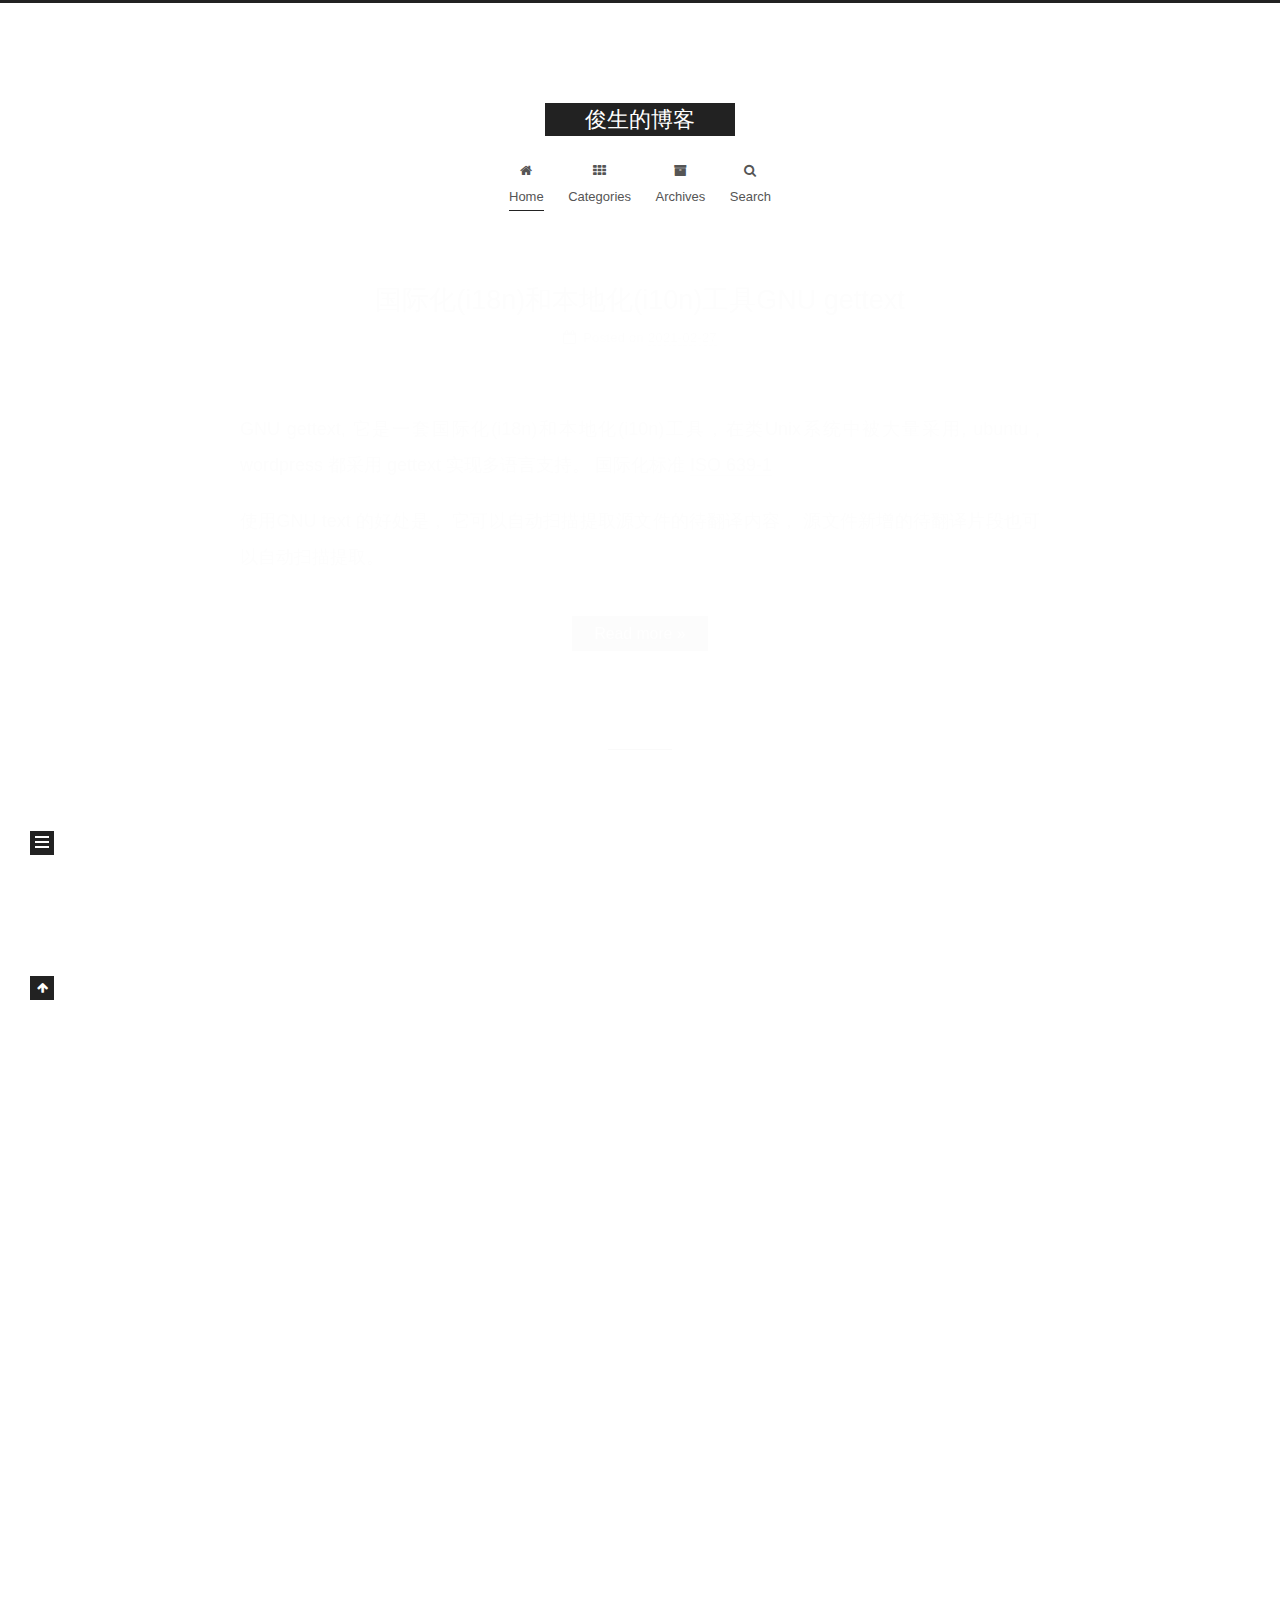
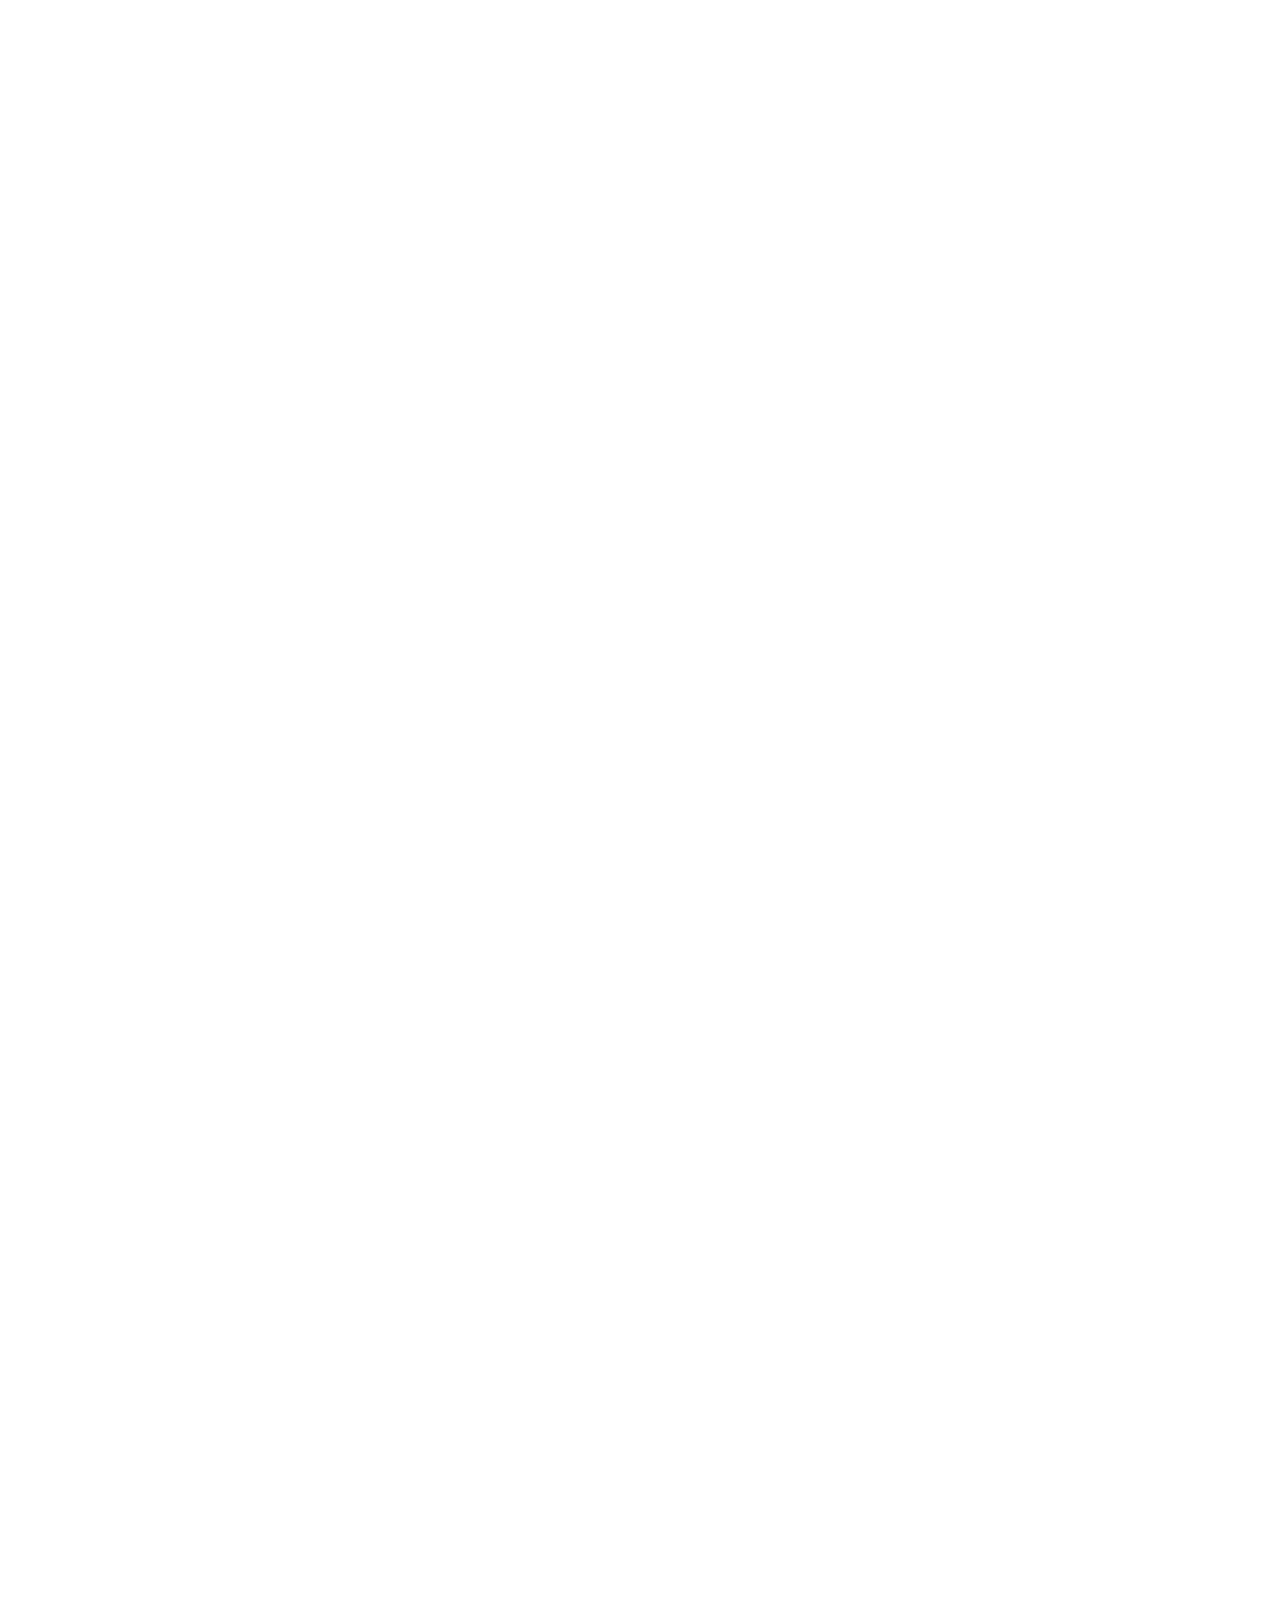
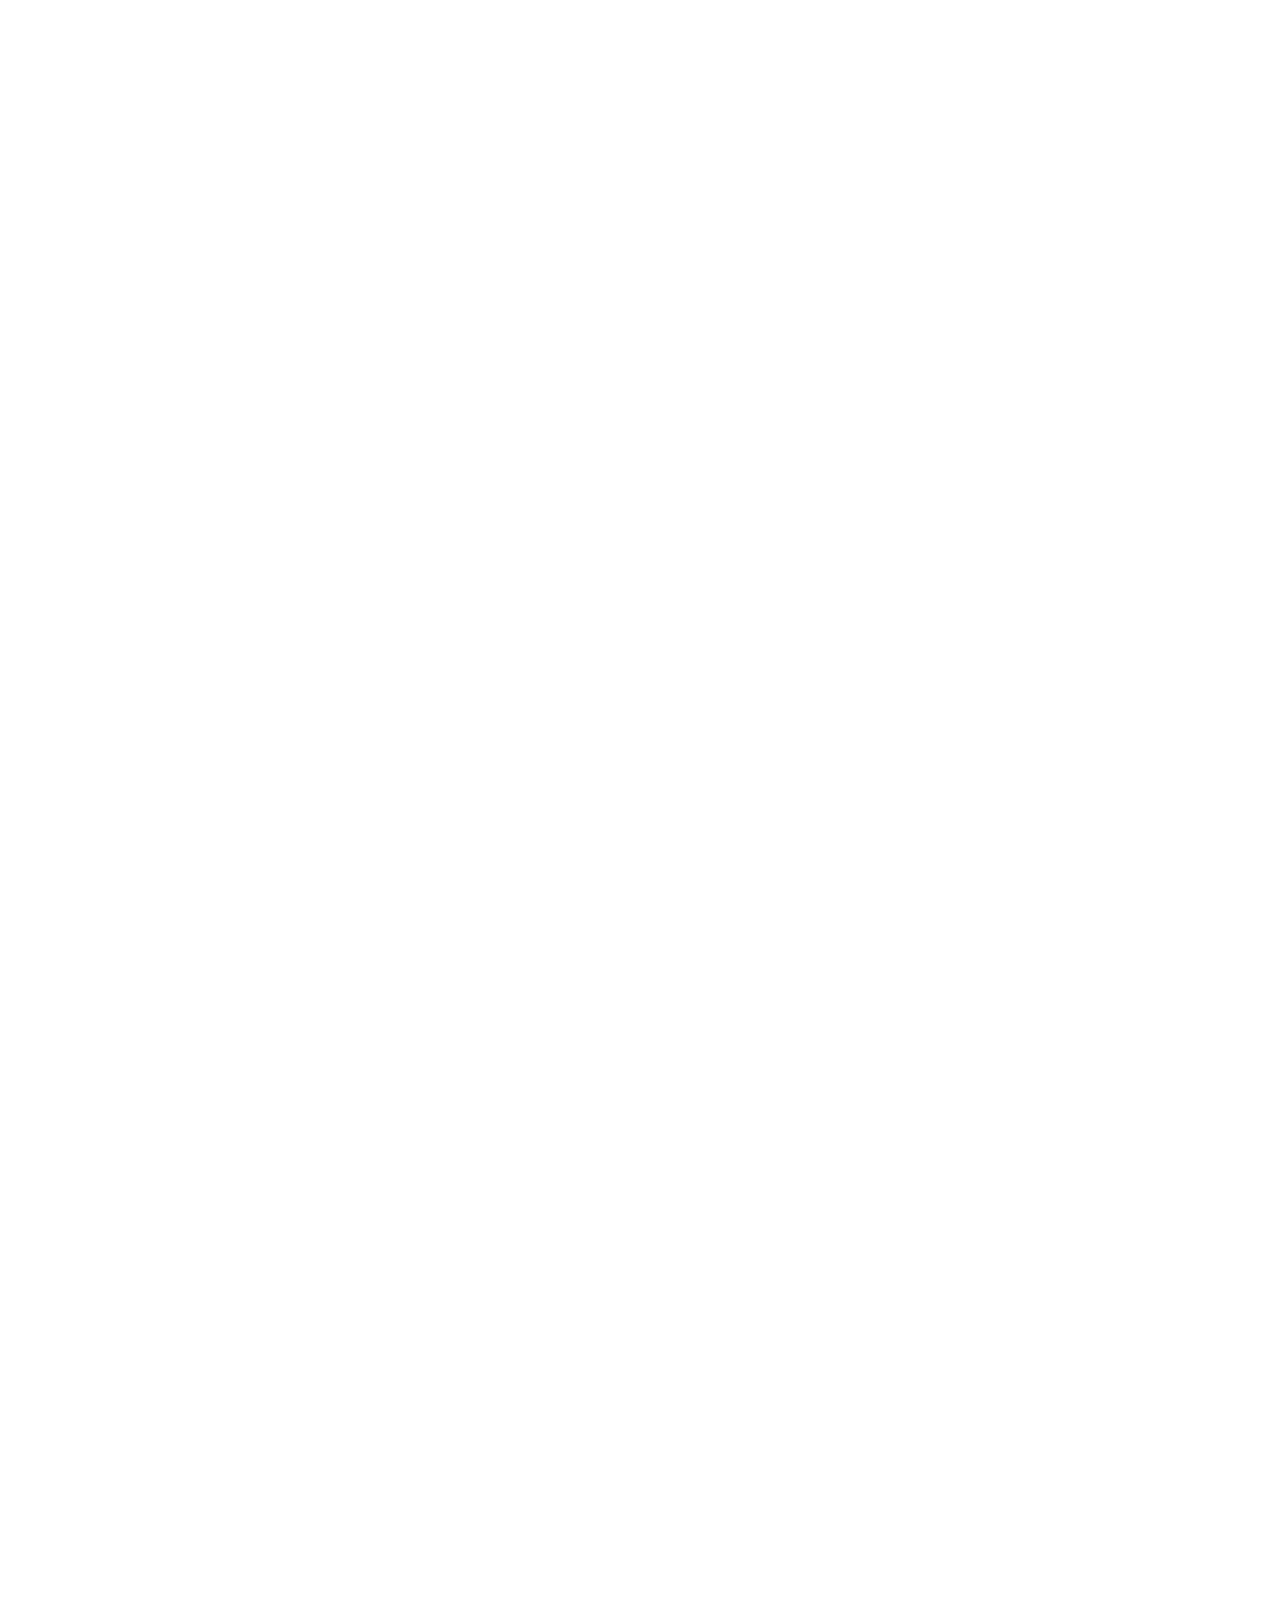
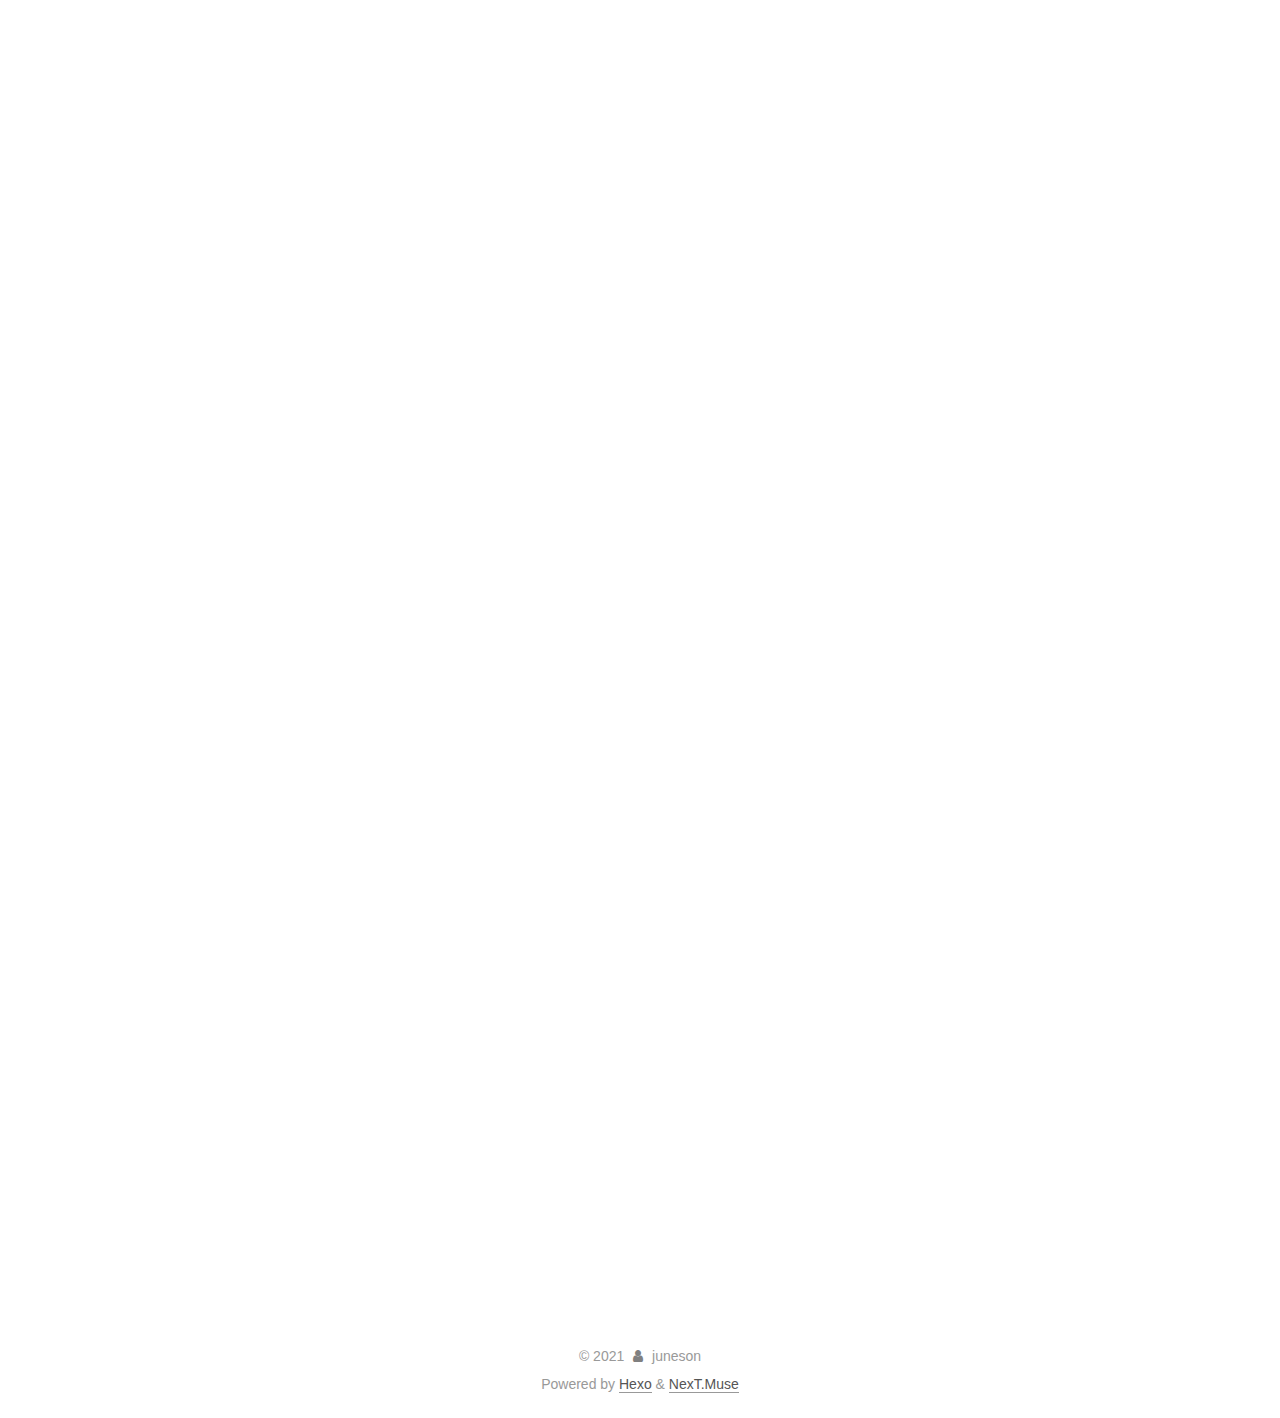
<file: index.html>
<!DOCTYPE html>
<html lang="en">
<head>
  <meta charset="UTF-8">
<meta name="viewport" content="width=device-width, initial-scale=1, maximum-scale=2">
<meta name="theme-color" content="#222">
<meta name="generator" content="Hexo 5.4.0">
  <link rel="apple-touch-icon" sizes="180x180" href="/images/apple-touch-icon-next.png">
  <link rel="icon" type="image/png" sizes="32x32" href="/images/favicon-32x32-next.png">
  <link rel="icon" type="image/png" sizes="16x16" href="/images/favicon-16x16-next.png">
  <link rel="mask-icon" href="/images/logo.svg" color="#222">

<link rel="stylesheet" href="/css/main.css">


<link rel="stylesheet" href="/lib/font-awesome/css/font-awesome.min.css">

<script id="hexo-configurations">
    var NexT = window.NexT || {};
    var CONFIG = {"hostname":"june-son.github.io","root":"/","scheme":"Muse","version":"7.8.0","exturl":false,"sidebar":{"position":"left","display":"post","padding":18,"offset":12,"onmobile":false},"copycode":{"enable":false,"show_result":false,"style":null},"back2top":{"enable":true,"sidebar":false,"scrollpercent":false},"bookmark":{"enable":false,"color":"#222","save":"auto"},"fancybox":false,"mediumzoom":false,"lazyload":false,"pangu":false,"comments":{"style":"tabs","active":null,"storage":true,"lazyload":false,"nav":null},"algolia":{"hits":{"per_page":10},"labels":{"input_placeholder":"Search for Posts","hits_empty":"We didn't find any results for the search: ${query}","hits_stats":"${hits} results found in ${time} ms"}},"localsearch":{"enable":true,"trigger":"auto","top_n_per_article":1,"unescape":false,"preload":false},"motion":{"enable":true,"async":false,"transition":{"post_block":"fadeIn","post_header":"slideDownIn","post_body":"slideDownIn","coll_header":"slideLeftIn","sidebar":"slideUpIn"}},"path":"search.xml"};
  </script>

  <meta property="og:type" content="website">
<meta property="og:title" content="俊生的博客">
<meta property="og:url" content="https://june-son.github.io/index.html">
<meta property="og:site_name" content="俊生的博客">
<meta property="og:locale" content="en_US">
<meta property="article:author" content="juneson">
<meta name="twitter:card" content="summary">

<link rel="canonical" href="https://june-son.github.io/">


<script id="page-configurations">
  // https://hexo.io/docs/variables.html
  CONFIG.page = {
    sidebar: "",
    isHome : true,
    isPost : false,
    lang   : 'en'
  };
</script>

  <title>俊生的博客</title>
  






  <noscript>
  <style>
  .use-motion .brand,
  .use-motion .menu-item,
  .sidebar-inner,
  .use-motion .post-block,
  .use-motion .pagination,
  .use-motion .comments,
  .use-motion .post-header,
  .use-motion .post-body,
  .use-motion .collection-header { opacity: initial; }

  .use-motion .site-title,
  .use-motion .site-subtitle {
    opacity: initial;
    top: initial;
  }

  .use-motion .logo-line-before i { left: initial; }
  .use-motion .logo-line-after i { right: initial; }
  </style>
</noscript>

</head>

<body itemscope itemtype="http://schema.org/WebPage">
  <div class="container use-motion">
    <div class="headband"></div>

    <header class="header" itemscope itemtype="http://schema.org/WPHeader">
      <div class="header-inner"><div class="site-brand-container">
  <div class="site-nav-toggle">
    <div class="toggle" aria-label="Toggle navigation bar">
      <span class="toggle-line toggle-line-first"></span>
      <span class="toggle-line toggle-line-middle"></span>
      <span class="toggle-line toggle-line-last"></span>
    </div>
  </div>

  <div class="site-meta">

    <a href="/" class="brand" rel="start">
      <span class="logo-line-before"><i></i></span>
      <h1 class="site-title">俊生的博客</h1>
      <span class="logo-line-after"><i></i></span>
    </a>
  </div>

  <div class="site-nav-right">
    <div class="toggle popup-trigger">
        <i class="fa fa-search fa-fw fa-lg"></i>
    </div>
  </div>
</div>




<nav class="site-nav">
  <ul id="menu" class="menu">
        <li class="menu-item menu-item-home">

    <a href="/" rel="section"><i class="fa fa-fw fa-home"></i>Home</a>

  </li>
        <li class="menu-item menu-item-categories">

    <a href="/categories/" rel="section"><i class="fa fa-fw fa-th"></i>Categories</a>

  </li>
        <li class="menu-item menu-item-archives">

    <a href="/archives/" rel="section"><i class="fa fa-fw fa-archive"></i>Archives</a>

  </li>
      <li class="menu-item menu-item-search">
        <a role="button" class="popup-trigger"><i class="fa fa-search fa-fw"></i>Search
        </a>
      </li>
  </ul>
</nav>



  <div class="search-pop-overlay">
    <div class="popup search-popup">
        <div class="search-header">
  <span class="search-icon">
    <i class="fa fa-search"></i>
  </span>
  <div class="search-input-container">
    <input autocomplete="off" autocapitalize="off"
           placeholder="Searching..." spellcheck="false"
           type="search" class="search-input">
  </div>
  <span class="popup-btn-close">
    <i class="fa fa-times-circle"></i>
  </span>
</div>
<div id="search-result">
  <div id="no-result">
    <i class="fa fa-spinner fa-pulse fa-5x fa-fw"></i>
  </div>
</div>

    </div>
  </div>

</div>
    </header>

    
  <div class="back-to-top">
    <i class="fa fa-arrow-up"></i>
    <span>0%</span>
  </div>


    <main class="main">
      <div class="main-inner">
        <div class="content-wrap">
          

          <div class="content index posts-expand">
            
      
  
  
  <article itemscope itemtype="http://schema.org/Article" class="post-block" lang="en">
    <link itemprop="mainEntityOfPage" href="https://june-son.github.io/2021/02/27/gnu%20gettext/">

    <span hidden itemprop="author" itemscope itemtype="http://schema.org/Person">
      <meta itemprop="image" content="/images/avatar.gif">
      <meta itemprop="name" content="juneson">
      <meta itemprop="description" content="">
    </span>

    <span hidden itemprop="publisher" itemscope itemtype="http://schema.org/Organization">
      <meta itemprop="name" content="俊生的博客">
    </span>
      <header class="post-header">
        <h2 class="post-title" itemprop="name headline">
          
            <a href="/2021/02/27/gnu%20gettext/" class="post-title-link" itemprop="url">国际化(i18n)和本地化(i10n)工具GNU gettext</a>
        </h2>

        <div class="post-meta">
            <span class="post-meta-item">
              <span class="post-meta-item-icon">
                <i class="fa fa-calendar-o"></i>
              </span>
              <span class="post-meta-item-text">Posted on</span>

              <time title="Created: 2021-02-27 15:30:20" itemprop="dateCreated datePublished" datetime="2021-02-27T15:30:20+08:00">2021-02-27</time>
            </span>

          

        </div>
      </header>

    
    
    
    <div class="post-body" itemprop="articleBody">

      
          <!--**简体：**-->

<!--zh-Hans-CN-->

<!--zh-Hans-->

<!--zh-CN-->
<!--**繁体：**-->

<!--zh-Hant-HK-->

<!--zh-Hant-->

<!--zh-HK-->
<!--**英文：**-->
<!--en-->
<!--前端/客户端的 jwt 中的 `language` 字段可以以上述几种字符串为标准传入，网关会统一做转换后再传入后端, 英文就是 en, 简体统一转换为zh-Hans-CN, 繁体统一转换为zh-Hant-HK。-->
<!--目前就只支持到此三种语言，如果后期有增加语言，则在基于此标准上扩展。-->


<p>GNU gettext,   它是一套国际化(i18n)和本地化(i10n)工具，在类Unix系统中被大量采用,  ubuntu , wordpress 都采用 gettext 实现多语言支持。 国际化标准 <a target="_blank" rel="noopener" href="https://zh.wikipedia.org/wiki/ISO_639-1">ISO 639-1</a></p>
<p>使用GNU text 的好处是， 它可以自动扫描提取源文件的待翻译内容， 源文件新增的待翻译片段也可以自动扫描提取。 </p>
          <!--noindex-->
            <div class="post-button">
              <a class="btn" href="/2021/02/27/gnu%20gettext/#more" rel="contents">
                Read more &raquo;
              </a>
            </div>
          <!--/noindex-->
        
      
    </div>

    
    
    
      <footer class="post-footer">
        <div class="post-eof"></div>
      </footer>
  </article>
  
  
  

      
  
  
  <article itemscope itemtype="http://schema.org/Article" class="post-block" lang="en">
    <link itemprop="mainEntityOfPage" href="https://june-son.github.io/2021/02/27/ingress%E9%80%89%E5%9E%8B/">

    <span hidden itemprop="author" itemscope itemtype="http://schema.org/Person">
      <meta itemprop="image" content="/images/avatar.gif">
      <meta itemprop="name" content="juneson">
      <meta itemprop="description" content="">
    </span>

    <span hidden itemprop="publisher" itemscope itemtype="http://schema.org/Organization">
      <meta itemprop="name" content="俊生的博客">
    </span>
      <header class="post-header">
        <h2 class="post-title" itemprop="name headline">
          
            <a href="/2021/02/27/ingress%E9%80%89%E5%9E%8B/" class="post-title-link" itemprop="url">K8S Ingress 方案选型</a>
        </h2>

        <div class="post-meta">
            <span class="post-meta-item">
              <span class="post-meta-item-icon">
                <i class="fa fa-calendar-o"></i>
              </span>
              <span class="post-meta-item-text">Posted on</span>

              <time title="Created: 2021-02-27 15:30:20" itemprop="dateCreated datePublished" datetime="2021-02-27T15:30:20+08:00">2021-02-27</time>
            </span>

          

        </div>
      </header>

    
    
    
    <div class="post-body" itemprop="articleBody">

      
          <h2 id="ingress-产生背景"><a href="#ingress-产生背景" class="headerlink" title="ingress 产生背景:"></a>ingress 产生背景:</h2><p>由于 Pod 可能在任何时刻出现在任何节点上,  所以Pod IP 肯定会动态变化。</p>
<p>那么如何把这个动态的 Pod IP 暴露出去？ Kubernetes 的 Service 机制就是用于解决此问题，Service 以 label 的形式选定一组带有指定label的 Pod，并监控和自动负载它们的 Pod IP，那么向外只暴露 Service IP 即可.</p>
<p>Ingress 就是配置各种域名找到对应那个 Service。</p>
<p>参考: <a target="_blank" rel="noopener" href="https://mritd.me/2017/03/04/how-to-use-nginx-ingress/">https://mritd.me/2017/03/04/how-to-use-nginx-ingress/</a></p>
<h2 id="ingress-组件对比"><a href="#ingress-组件对比" class="headerlink" title="ingress 组件对比"></a>ingress 组件对比</h2><table>
<thead>
<tr>
<th>组件</th>
<th>ingress-nginx(官方)</th>
<th>Kong Ingress</th>
<th>traefik</th>
<th>Voyager</th>
<th>istio ingress</th>
</tr>
</thead>
<tbody><tr>
<td>最新版本</td>
<td>v0.25</td>
<td>v0.5</td>
<td>v2.0 beta, v1.7.12 release</td>
<td>v10.0</td>
<td>v1.2</td>
</tr>
<tr>
<td>动态服务发现</td>
<td>static(有生成器)</td>
<td>static</td>
<td>dynamic</td>
<td>dynamic</td>
<td>dynamic</td>
</tr>
<tr>
<td>支持协议</td>
<td>http, https, tcp, udp, grpc</td>
<td>http, https</td>
<td>http, https, grpc</td>
<td>http, https, tcp</td>
<td>http,https, grpc</td>
</tr>
<tr>
<td>base on</td>
<td>nginx</td>
<td>nginx + lua</td>
<td>traefik (Go)</td>
<td>haproxy+GO</td>
<td>envoy</td>
</tr>
<tr>
<td>LB 策略</td>
<td>rr, least_conn, ip_hash</td>
<td>rr</td>
<td>rr, wrr</td>
<td>rr</td>
<td>rr, least_conn, random</td>
</tr>
</tbody></table>
<h2 id="Benchmarks"><a href="#Benchmarks" class="headerlink" title="Benchmarks"></a>Benchmarks</h2><table>
<thead>
<tr>
<th>组件名</th>
<th>QPS</th>
<th>平均响应时间</th>
<th>总请求数</th>
<th>连接数</th>
<th>持续时间</th>
</tr>
</thead>
<tbody><tr>
<td>traefik</td>
<td>28392</td>
<td>91.72ms</td>
<td>1705073</td>
<td>1000</td>
<td>1分钟</td>
</tr>
<tr>
<td>nginx</td>
<td>33591</td>
<td>101.25ms</td>
<td>2018427</td>
<td>1000</td>
<td>1分钟</td>
</tr>
</tbody></table>
<p>traefik 性能达到 nginx 的85%</p>
<p>数据来源: <a target="_blank" rel="noopener" href="https://docs.traefik.cn/benchmarks">https://docs.traefik.cn/benchmarks</a></p>
          <!--noindex-->
            <div class="post-button">
              <a class="btn" href="/2021/02/27/ingress%E9%80%89%E5%9E%8B/#more" rel="contents">
                Read more &raquo;
              </a>
            </div>
          <!--/noindex-->
        
      
    </div>

    
    
    
      <footer class="post-footer">
        <div class="post-eof"></div>
      </footer>
  </article>
  
  
  

      
  
  
  <article itemscope itemtype="http://schema.org/Article" class="post-block" lang="en">
    <link itemprop="mainEntityOfPage" href="https://june-son.github.io/2021/02/27/kong%20%E5%86%85%E5%AD%98/">

    <span hidden itemprop="author" itemscope itemtype="http://schema.org/Person">
      <meta itemprop="image" content="/images/avatar.gif">
      <meta itemprop="name" content="juneson">
      <meta itemprop="description" content="">
    </span>

    <span hidden itemprop="publisher" itemscope itemtype="http://schema.org/Organization">
      <meta itemprop="name" content="俊生的博客">
    </span>
      <header class="post-header">
        <h2 class="post-title" itemprop="name headline">
          
            <a href="/2021/02/27/kong%20%E5%86%85%E5%AD%98/" class="post-title-link" itemprop="url">kong源码分析记要</a>
        </h2>

        <div class="post-meta">
            <span class="post-meta-item">
              <span class="post-meta-item-icon">
                <i class="fa fa-calendar-o"></i>
              </span>
              <span class="post-meta-item-text">Posted on</span>

              <time title="Created: 2021-02-27 15:30:20" itemprop="dateCreated datePublished" datetime="2021-02-27T15:30:20+08:00">2021-02-27</time>
            </span>
            <span class="post-meta-item">
              <span class="post-meta-item-icon">
                <i class="fa fa-folder-o"></i>
              </span>
              <span class="post-meta-item-text">In</span>
                <span itemprop="about" itemscope itemtype="http://schema.org/Thing">
                  <a href="/categories/API%E7%BD%91%E5%85%B3/" itemprop="url" rel="index"><span itemprop="name">API网关</span></a>
                </span>
            </span>

          

        </div>
      </header>

    
    
    
    <div class="post-body" itemprop="articleBody">

      
          <p>kong的代码运行于nginx的worker进程中。kong对数据的修改会在一个worker中进行，修改后需通知给本机其他worker进程和其他机器上的worker进程。<br>kong 会将数据库记录缓存起来，这里只是缓存kong自身数据比如插件,  service, route 数据, 自定义插件的数据表数据并未缓存, 例如: rate limit 插件的数据也要自己通过kong.cache来缓存,  通过/etc/kong/kong.conf 配置db_update_frequency确定更新route, service, plugins等数据的缓存时间。</p>
<p><strong>kong使用的进程间通信主要方式有：</strong></p>
<ol>
<li>本机间通信-共享内存 </li>
<li>跨机器通信-数据库</li>
</ol>
          <!--noindex-->
            <div class="post-button">
              <a class="btn" href="/2021/02/27/kong%20%E5%86%85%E5%AD%98/#more" rel="contents">
                Read more &raquo;
              </a>
            </div>
          <!--/noindex-->
        
      
    </div>

    
    
    
      <footer class="post-footer">
        <div class="post-eof"></div>
      </footer>
  </article>
  
  
  

      
  
  
  <article itemscope itemtype="http://schema.org/Article" class="post-block" lang="en">
    <link itemprop="mainEntityOfPage" href="https://june-son.github.io/2021/02/27/%E5%85%B3%E4%BA%8Etraefik%E7%BA%BF%E4%B8%8A%E9%97%AE%E9%A2%98%E8%A7%A3%E5%86%B3%E8%BF%87%E7%A8%8B/">

    <span hidden itemprop="author" itemscope itemtype="http://schema.org/Person">
      <meta itemprop="image" content="/images/avatar.gif">
      <meta itemprop="name" content="juneson">
      <meta itemprop="description" content="">
    </span>

    <span hidden itemprop="publisher" itemscope itemtype="http://schema.org/Organization">
      <meta itemprop="name" content="俊生的博客">
    </span>
      <header class="post-header">
        <h2 class="post-title" itemprop="name headline">
          
            <a href="/2021/02/27/%E5%85%B3%E4%BA%8Etraefik%E7%BA%BF%E4%B8%8A%E9%97%AE%E9%A2%98%E8%A7%A3%E5%86%B3%E8%BF%87%E7%A8%8B/" class="post-title-link" itemprop="url">使用TCPdump调试traefik网络连接异常</a>
        </h2>

        <div class="post-meta">
            <span class="post-meta-item">
              <span class="post-meta-item-icon">
                <i class="fa fa-calendar-o"></i>
              </span>
              <span class="post-meta-item-text">Posted on</span>

              <time title="Created: 2021-02-27 15:30:20" itemprop="dateCreated datePublished" datetime="2021-02-27T15:30:20+08:00">2021-02-27</time>
            </span>
            <span class="post-meta-item">
              <span class="post-meta-item-icon">
                <i class="fa fa-folder-o"></i>
              </span>
              <span class="post-meta-item-text">In</span>
                <span itemprop="about" itemscope itemtype="http://schema.org/Thing">
                  <a href="/categories/saas/" itemprop="url" rel="index"><span itemprop="name">saas</span></a>
                </span>
            </span>

          

        </div>
      </header>

    
    
    
    <div class="post-body" itemprop="articleBody">

      
          <p>被这个问题困扰了好一段时间， 期间拉取了traefik代码到本地编译(remark: 官网提供的文件做了优化编译，去掉了调试信息, 无法打断点)， 并打断点调试。</p>
<p>完成traefik部署后， 检查日志发现traefik 在不断报错， 错误信息：Error while Peeking first byte: read tcp 172.16.2.102:80-&gt;100.xxx.xxx.xxx:xxxxx: read: connection reset by peer.</p>
<p><img src="/images/traefik/2019-11-15_15-20.png"></p>
          <!--noindex-->
            <div class="post-button">
              <a class="btn" href="/2021/02/27/%E5%85%B3%E4%BA%8Etraefik%E7%BA%BF%E4%B8%8A%E9%97%AE%E9%A2%98%E8%A7%A3%E5%86%B3%E8%BF%87%E7%A8%8B/#more" rel="contents">
                Read more &raquo;
              </a>
            </div>
          <!--/noindex-->
        
      
    </div>

    
    
    
      <footer class="post-footer">
        <div class="post-eof"></div>
      </footer>
  </article>
  
  
  

      
  
  
  <article itemscope itemtype="http://schema.org/Article" class="post-block" lang="en">
    <link itemprop="mainEntityOfPage" href="https://june-son.github.io/2021/02/27/%E7%BD%91%E5%85%B3%E6%80%A7%E8%83%BD%E6%B5%8B%E8%AF%95%E5%8F%8A%E9%97%AE%E9%A2%98%E5%A4%84%E7%90%86/">

    <span hidden itemprop="author" itemscope itemtype="http://schema.org/Person">
      <meta itemprop="image" content="/images/avatar.gif">
      <meta itemprop="name" content="juneson">
      <meta itemprop="description" content="">
    </span>

    <span hidden itemprop="publisher" itemscope itemtype="http://schema.org/Organization">
      <meta itemprop="name" content="俊生的博客">
    </span>
      <header class="post-header">
        <h2 class="post-title" itemprop="name headline">
          
            <a href="/2021/02/27/%E7%BD%91%E5%85%B3%E6%80%A7%E8%83%BD%E6%B5%8B%E8%AF%95%E5%8F%8A%E9%97%AE%E9%A2%98%E5%A4%84%E7%90%86/" class="post-title-link" itemprop="url">kong网关压力测试</a>
        </h2>

        <div class="post-meta">
            <span class="post-meta-item">
              <span class="post-meta-item-icon">
                <i class="fa fa-calendar-o"></i>
              </span>
              <span class="post-meta-item-text">Posted on</span>

              <time title="Created: 2021-02-27 15:30:20" itemprop="dateCreated datePublished" datetime="2021-02-27T15:30:20+08:00">2021-02-27</time>
            </span>
            <span class="post-meta-item">
              <span class="post-meta-item-icon">
                <i class="fa fa-folder-o"></i>
              </span>
              <span class="post-meta-item-text">In</span>
                <span itemprop="about" itemscope itemtype="http://schema.org/Thing">
                  <a href="/categories/API%E7%BD%91%E5%85%B3/" itemprop="url" rel="index"><span itemprop="name">API网关</span></a>
                </span>
            </span>

          

        </div>
      </header>

    
    
    
    <div class="post-body" itemprop="articleBody">

      
          <h4 id="测试环境"><a href="#测试环境" class="headerlink" title="测试环境:"></a>测试环境:</h4><p>​        硬件： 阿里云ECS主机.   配置:  1核1G,  4核4G, 8核8G,       </p>
<p>​                系统： Ubuntu 18.04.2 LTS （与线上环境统一系统版本）</p>
<h5 id="基准测试-1核-1G-："><a href="#基准测试-1核-1G-：" class="headerlink" title="基准测试(1核 1G)："></a>基准测试(1核 1G)：</h5><table>
<thead>
<tr>
<th>测试组件</th>
<th>连接数</th>
<th>QPS</th>
<th>响应时间</th>
</tr>
</thead>
<tbody><tr>
<td>kong</td>
<td>1万</td>
<td>7500</td>
<td>2s</td>
</tr>
<tr>
<td>kong + redis</td>
<td>1万</td>
<td>3326</td>
<td>5s</td>
</tr>
<tr>
<td>kong + redis</td>
<td>2万</td>
<td>2000</td>
<td>7s</td>
</tr>
</tbody></table>
<p>​
          <!--noindex-->
            <div class="post-button">
              <a class="btn" href="/2021/02/27/%E7%BD%91%E5%85%B3%E6%80%A7%E8%83%BD%E6%B5%8B%E8%AF%95%E5%8F%8A%E9%97%AE%E9%A2%98%E5%A4%84%E7%90%86/#more" rel="contents">
                Read more &raquo;
              </a>
            </div>
          <!--/noindex-->
        
      
    </div>

    
    
    
      <footer class="post-footer">
        <div class="post-eof"></div>
      </footer>
  </article>
  
  
  

      
  
  
  <article itemscope itemtype="http://schema.org/Article" class="post-block" lang="en">
    <link itemprop="mainEntityOfPage" href="https://june-son.github.io/2021/02/27/busted/">

    <span hidden itemprop="author" itemscope itemtype="http://schema.org/Person">
      <meta itemprop="image" content="/images/avatar.gif">
      <meta itemprop="name" content="juneson">
      <meta itemprop="description" content="">
    </span>

    <span hidden itemprop="publisher" itemscope itemtype="http://schema.org/Organization">
      <meta itemprop="name" content="俊生的博客">
    </span>
      <header class="post-header">
        <h2 class="post-title" itemprop="name headline">
          
            <a href="/2021/02/27/busted/" class="post-title-link" itemprop="url">API网关kong单元测试</a>
        </h2>

        <div class="post-meta">
            <span class="post-meta-item">
              <span class="post-meta-item-icon">
                <i class="fa fa-calendar-o"></i>
              </span>
              <span class="post-meta-item-text">Posted on</span>

              <time title="Created: 2021-02-27 15:30:20" itemprop="dateCreated datePublished" datetime="2021-02-27T15:30:20+08:00">2021-02-27</time>
            </span>

          

        </div>
      </header>

    
    
    
    <div class="post-body" itemprop="articleBody">

      
          <p>Kong 自行封装了一套基于Busted 的测试框架,   Busted约定将测试放在 spec 文件夹中，命名为 <em>xx</em>_spec.lua.</p>
<p>网关项目的测试代码存放路径: spec/spec/custom-plugins,  运行单元测试后测试框架将生成一个Kong实例并对其执行测试， 具体查阅 spec/kong_tests.conf 配置文件。  </p>
<p>注：Kong的单元测试依赖于测试框架 Busted,  具体详细查看Busted介绍部分</p>
          <!--noindex-->
            <div class="post-button">
              <a class="btn" href="/2021/02/27/busted/#more" rel="contents">
                Read more &raquo;
              </a>
            </div>
          <!--/noindex-->
        
      
    </div>

    
    
    
      <footer class="post-footer">
        <div class="post-eof"></div>
      </footer>
  </article>
  
  
  

      
  
  
  <article itemscope itemtype="http://schema.org/Article" class="post-block" lang="en">
    <link itemprop="mainEntityOfPage" href="https://june-son.github.io/2021/02/27/%E6%95%B0%E6%8D%AE%E5%90%8C%E6%AD%A5%E5%B7%A5%E5%85%B7%E8%B0%83%E7%A0%94/">

    <span hidden itemprop="author" itemscope itemtype="http://schema.org/Person">
      <meta itemprop="image" content="/images/avatar.gif">
      <meta itemprop="name" content="juneson">
      <meta itemprop="description" content="">
    </span>

    <span hidden itemprop="publisher" itemscope itemtype="http://schema.org/Organization">
      <meta itemprop="name" content="俊生的博客">
    </span>
      <header class="post-header">
        <h2 class="post-title" itemprop="name headline">
          
            <a href="/2021/02/27/%E6%95%B0%E6%8D%AE%E5%90%8C%E6%AD%A5%E5%B7%A5%E5%85%B7%E8%B0%83%E7%A0%94/" class="post-title-link" itemprop="url">调研数据同步ETL⼯具</a>
        </h2>

        <div class="post-meta">
            <span class="post-meta-item">
              <span class="post-meta-item-icon">
                <i class="fa fa-calendar-o"></i>
              </span>
              <span class="post-meta-item-text">Posted on</span>

              <time title="Created: 2021-02-27 15:30:20" itemprop="dateCreated datePublished" datetime="2021-02-27T15:30:20+08:00">2021-02-27</time>
            </span>
            <span class="post-meta-item">
              <span class="post-meta-item-icon">
                <i class="fa fa-folder-o"></i>
              </span>
              <span class="post-meta-item-text">In</span>
                <span itemprop="about" itemscope itemtype="http://schema.org/Thing">
                  <a href="/categories/%E4%B8%AD%E9%97%B4%E4%BB%B6/" itemprop="url" rel="index"><span itemprop="name">中间件</span></a>
                </span>
            </span>

          

        </div>
      </header>

    
    
    
    <div class="post-body" itemprop="articleBody">

      
          <p>开源数据同步中间件: canal databus puma StreamSets SymmetricDS open-replicator<br>⼚商:    阿⾥巴巴 Linkedin ⼤众点评 StreamSets JumpMind whitesock</p>
<p><img src="/images/etl/total.png"></p>
          <!--noindex-->
            <div class="post-button">
              <a class="btn" href="/2021/02/27/%E6%95%B0%E6%8D%AE%E5%90%8C%E6%AD%A5%E5%B7%A5%E5%85%B7%E8%B0%83%E7%A0%94/#more" rel="contents">
                Read more &raquo;
              </a>
            </div>
          <!--/noindex-->
        
      
    </div>

    
    
    
      <footer class="post-footer">
        <div class="post-eof"></div>
      </footer>
  </article>
  
  
  


  



          </div>
          

<script>
  window.addEventListener('tabs:register', () => {
    let { activeClass } = CONFIG.comments;
    if (CONFIG.comments.storage) {
      activeClass = localStorage.getItem('comments_active') || activeClass;
    }
    if (activeClass) {
      let activeTab = document.querySelector(`a[href="#comment-${activeClass}"]`);
      if (activeTab) {
        activeTab.click();
      }
    }
  });
  if (CONFIG.comments.storage) {
    window.addEventListener('tabs:click', event => {
      if (!event.target.matches('.tabs-comment .tab-content .tab-pane')) return;
      let commentClass = event.target.classList[1];
      localStorage.setItem('comments_active', commentClass);
    });
  }
</script>

        </div>
          
  
  <div class="toggle sidebar-toggle">
    <span class="toggle-line toggle-line-first"></span>
    <span class="toggle-line toggle-line-middle"></span>
    <span class="toggle-line toggle-line-last"></span>
  </div>

  <aside class="sidebar">
    <div class="sidebar-inner">

      <ul class="sidebar-nav motion-element">
        <li class="sidebar-nav-toc">
          Table of Contents
        </li>
        <li class="sidebar-nav-overview">
          Overview
        </li>
      </ul>

      <!--noindex-->
      <div class="post-toc-wrap sidebar-panel">
      </div>
      <!--/noindex-->

      <div class="site-overview-wrap sidebar-panel">
        <div class="site-author motion-element" itemprop="author" itemscope itemtype="http://schema.org/Person">
  <p class="site-author-name" itemprop="name">juneson</p>
  <div class="site-description" itemprop="description"></div>
</div>
<div class="site-state-wrap motion-element">
  <nav class="site-state">
      <div class="site-state-item site-state-posts">
          <a href="/archives/">
        
          <span class="site-state-item-count">7</span>
          <span class="site-state-item-name">posts</span>
        </a>
      </div>
      <div class="site-state-item site-state-categories">
        <span class="site-state-item-count">3</span>
        <span class="site-state-item-name">categories</span>
      </div>
  </nav>
</div>



      </div>

    </div>
  </aside>
  <div id="sidebar-dimmer"></div>


      </div>
    </main>

    <footer class="footer">
      <div class="footer-inner">
        

        

<div class="copyright">
  
  &copy; 
  <span itemprop="copyrightYear">2021</span>
  <span class="with-love">
    <i class="fa fa-user"></i>
  </span>
  <span class="author" itemprop="copyrightHolder">juneson</span>
</div>
  <div class="powered-by">Powered by <a href="https://hexo.io/" class="theme-link" rel="noopener" target="_blank">Hexo</a> & <a href="https://muse.theme-next.org/" class="theme-link" rel="noopener" target="_blank">NexT.Muse</a>
  </div>

        








      </div>
    </footer>
  </div>

  
  <script src="/lib/anime.min.js"></script>
  <script src="/lib/velocity/velocity.min.js"></script>
  <script src="/lib/velocity/velocity.ui.min.js"></script>

<script src="/js/utils.js"></script>

<script src="/js/motion.js"></script>


<script src="/js/schemes/muse.js"></script>


<script src="/js/next-boot.js"></script>




  




  
<script src="/js/local-search.js"></script>













  

  

</body>
</html>
</file>
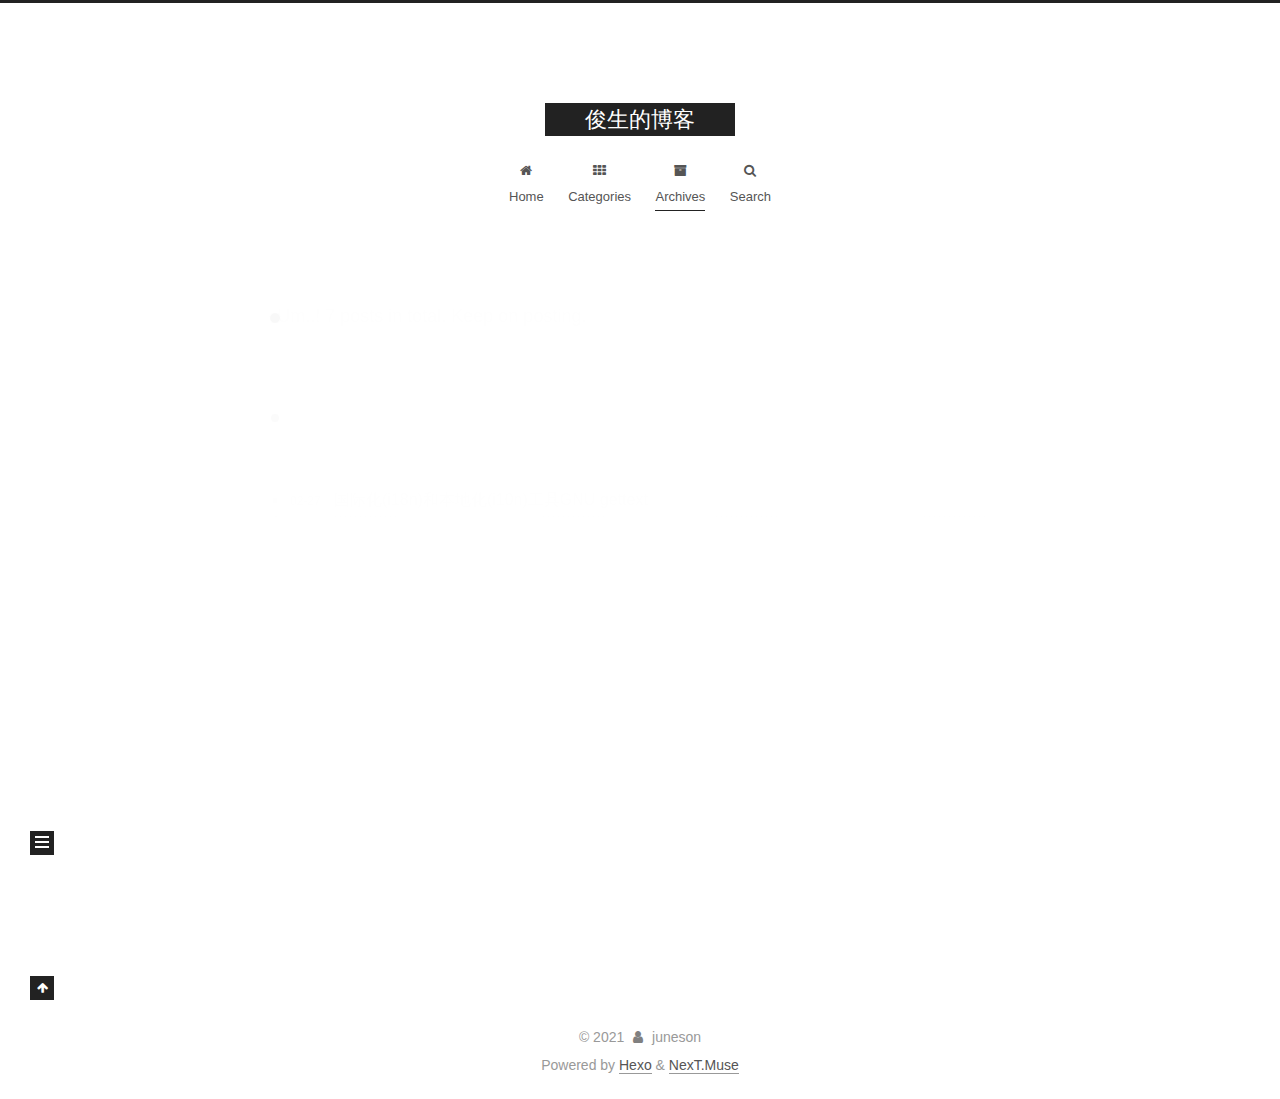
<file: archives/index.html>
<!DOCTYPE html>
<html lang="en">
<head>
  <meta charset="UTF-8">
<meta name="viewport" content="width=device-width, initial-scale=1, maximum-scale=2">
<meta name="theme-color" content="#222">
<meta name="generator" content="Hexo 5.4.0">
  <link rel="apple-touch-icon" sizes="180x180" href="/images/apple-touch-icon-next.png">
  <link rel="icon" type="image/png" sizes="32x32" href="/images/favicon-32x32-next.png">
  <link rel="icon" type="image/png" sizes="16x16" href="/images/favicon-16x16-next.png">
  <link rel="mask-icon" href="/images/logo.svg" color="#222">

<link rel="stylesheet" href="/css/main.css">


<link rel="stylesheet" href="/lib/font-awesome/css/font-awesome.min.css">

<script id="hexo-configurations">
    var NexT = window.NexT || {};
    var CONFIG = {"hostname":"june-son.github.io","root":"/","scheme":"Muse","version":"7.8.0","exturl":false,"sidebar":{"position":"left","display":"post","padding":18,"offset":12,"onmobile":false},"copycode":{"enable":false,"show_result":false,"style":null},"back2top":{"enable":true,"sidebar":false,"scrollpercent":false},"bookmark":{"enable":false,"color":"#222","save":"auto"},"fancybox":false,"mediumzoom":false,"lazyload":false,"pangu":false,"comments":{"style":"tabs","active":null,"storage":true,"lazyload":false,"nav":null},"algolia":{"hits":{"per_page":10},"labels":{"input_placeholder":"Search for Posts","hits_empty":"We didn't find any results for the search: ${query}","hits_stats":"${hits} results found in ${time} ms"}},"localsearch":{"enable":true,"trigger":"auto","top_n_per_article":1,"unescape":false,"preload":false},"motion":{"enable":true,"async":false,"transition":{"post_block":"fadeIn","post_header":"slideDownIn","post_body":"slideDownIn","coll_header":"slideLeftIn","sidebar":"slideUpIn"}},"path":"search.xml"};
  </script>

  <meta property="og:type" content="website">
<meta property="og:title" content="俊生的博客">
<meta property="og:url" content="https://june-son.github.io/archives/index.html">
<meta property="og:site_name" content="俊生的博客">
<meta property="og:locale" content="en_US">
<meta property="article:author" content="juneson">
<meta name="twitter:card" content="summary">

<link rel="canonical" href="https://june-son.github.io/archives/">


<script id="page-configurations">
  // https://hexo.io/docs/variables.html
  CONFIG.page = {
    sidebar: "",
    isHome : false,
    isPost : false,
    lang   : 'en'
  };
</script>

  <title>Archive | 俊生的博客</title>
  






  <noscript>
  <style>
  .use-motion .brand,
  .use-motion .menu-item,
  .sidebar-inner,
  .use-motion .post-block,
  .use-motion .pagination,
  .use-motion .comments,
  .use-motion .post-header,
  .use-motion .post-body,
  .use-motion .collection-header { opacity: initial; }

  .use-motion .site-title,
  .use-motion .site-subtitle {
    opacity: initial;
    top: initial;
  }

  .use-motion .logo-line-before i { left: initial; }
  .use-motion .logo-line-after i { right: initial; }
  </style>
</noscript>

</head>

<body itemscope itemtype="http://schema.org/WebPage">
  <div class="container use-motion">
    <div class="headband"></div>

    <header class="header" itemscope itemtype="http://schema.org/WPHeader">
      <div class="header-inner"><div class="site-brand-container">
  <div class="site-nav-toggle">
    <div class="toggle" aria-label="Toggle navigation bar">
      <span class="toggle-line toggle-line-first"></span>
      <span class="toggle-line toggle-line-middle"></span>
      <span class="toggle-line toggle-line-last"></span>
    </div>
  </div>

  <div class="site-meta">

    <a href="/" class="brand" rel="start">
      <span class="logo-line-before"><i></i></span>
      <h1 class="site-title">俊生的博客</h1>
      <span class="logo-line-after"><i></i></span>
    </a>
  </div>

  <div class="site-nav-right">
    <div class="toggle popup-trigger">
        <i class="fa fa-search fa-fw fa-lg"></i>
    </div>
  </div>
</div>




<nav class="site-nav">
  <ul id="menu" class="menu">
        <li class="menu-item menu-item-home">

    <a href="/" rel="section"><i class="fa fa-fw fa-home"></i>Home</a>

  </li>
        <li class="menu-item menu-item-categories">

    <a href="/categories/" rel="section"><i class="fa fa-fw fa-th"></i>Categories</a>

  </li>
        <li class="menu-item menu-item-archives">

    <a href="/archives/" rel="section"><i class="fa fa-fw fa-archive"></i>Archives</a>

  </li>
      <li class="menu-item menu-item-search">
        <a role="button" class="popup-trigger"><i class="fa fa-search fa-fw"></i>Search
        </a>
      </li>
  </ul>
</nav>



  <div class="search-pop-overlay">
    <div class="popup search-popup">
        <div class="search-header">
  <span class="search-icon">
    <i class="fa fa-search"></i>
  </span>
  <div class="search-input-container">
    <input autocomplete="off" autocapitalize="off"
           placeholder="Searching..." spellcheck="false"
           type="search" class="search-input">
  </div>
  <span class="popup-btn-close">
    <i class="fa fa-times-circle"></i>
  </span>
</div>
<div id="search-result">
  <div id="no-result">
    <i class="fa fa-spinner fa-pulse fa-5x fa-fw"></i>
  </div>
</div>

    </div>
  </div>

</div>
    </header>

    
  <div class="back-to-top">
    <i class="fa fa-arrow-up"></i>
    <span>0%</span>
  </div>


    <main class="main">
      <div class="main-inner">
        <div class="content-wrap">
          

          <div class="content archive">
            

  
  
  
  <div class="post-block">
    <div class="posts-collapse">
      <div class="collection-title">
        <span class="collection-header">Um..! 7 posts in total. Keep on posting.</span>
      </div>

      
    <div class="collection-year">
      <span class="collection-header">2021</span>
    </div>

  <article itemscope itemtype="http://schema.org/Article">
    <header class="post-header">

      <div class="post-meta">
        <time itemprop="dateCreated"
              datetime="2021-02-27T15:30:20+08:00"
              content="2021-02-27">
          02-27
        </time>
      </div>

      <div class="post-title">
          <a class="post-title-link" href="/2021/02/27/gnu%20gettext/" itemprop="url">
            <span itemprop="name">国际化(i18n)和本地化(i10n)工具GNU gettext</span>
          </a>
      </div>

    </header>
  </article>

  <article itemscope itemtype="http://schema.org/Article">
    <header class="post-header">

      <div class="post-meta">
        <time itemprop="dateCreated"
              datetime="2021-02-27T15:30:20+08:00"
              content="2021-02-27">
          02-27
        </time>
      </div>

      <div class="post-title">
          <a class="post-title-link" href="/2021/02/27/ingress%E9%80%89%E5%9E%8B/" itemprop="url">
            <span itemprop="name">K8S Ingress 方案选型</span>
          </a>
      </div>

    </header>
  </article>

  <article itemscope itemtype="http://schema.org/Article">
    <header class="post-header">

      <div class="post-meta">
        <time itemprop="dateCreated"
              datetime="2021-02-27T15:30:20+08:00"
              content="2021-02-27">
          02-27
        </time>
      </div>

      <div class="post-title">
          <a class="post-title-link" href="/2021/02/27/kong%20%E5%86%85%E5%AD%98/" itemprop="url">
            <span itemprop="name">kong源码分析记要</span>
          </a>
      </div>

    </header>
  </article>

  <article itemscope itemtype="http://schema.org/Article">
    <header class="post-header">

      <div class="post-meta">
        <time itemprop="dateCreated"
              datetime="2021-02-27T15:30:20+08:00"
              content="2021-02-27">
          02-27
        </time>
      </div>

      <div class="post-title">
          <a class="post-title-link" href="/2021/02/27/%E5%85%B3%E4%BA%8Etraefik%E7%BA%BF%E4%B8%8A%E9%97%AE%E9%A2%98%E8%A7%A3%E5%86%B3%E8%BF%87%E7%A8%8B/" itemprop="url">
            <span itemprop="name">使用TCPdump调试traefik网络连接异常</span>
          </a>
      </div>

    </header>
  </article>

  <article itemscope itemtype="http://schema.org/Article">
    <header class="post-header">

      <div class="post-meta">
        <time itemprop="dateCreated"
              datetime="2021-02-27T15:30:20+08:00"
              content="2021-02-27">
          02-27
        </time>
      </div>

      <div class="post-title">
          <a class="post-title-link" href="/2021/02/27/%E7%BD%91%E5%85%B3%E6%80%A7%E8%83%BD%E6%B5%8B%E8%AF%95%E5%8F%8A%E9%97%AE%E9%A2%98%E5%A4%84%E7%90%86/" itemprop="url">
            <span itemprop="name">kong网关压力测试</span>
          </a>
      </div>

    </header>
  </article>

  <article itemscope itemtype="http://schema.org/Article">
    <header class="post-header">

      <div class="post-meta">
        <time itemprop="dateCreated"
              datetime="2021-02-27T15:30:20+08:00"
              content="2021-02-27">
          02-27
        </time>
      </div>

      <div class="post-title">
          <a class="post-title-link" href="/2021/02/27/busted/" itemprop="url">
            <span itemprop="name">API网关kong单元测试</span>
          </a>
      </div>

    </header>
  </article>

  <article itemscope itemtype="http://schema.org/Article">
    <header class="post-header">

      <div class="post-meta">
        <time itemprop="dateCreated"
              datetime="2021-02-27T15:30:20+08:00"
              content="2021-02-27">
          02-27
        </time>
      </div>

      <div class="post-title">
          <a class="post-title-link" href="/2021/02/27/%E6%95%B0%E6%8D%AE%E5%90%8C%E6%AD%A5%E5%B7%A5%E5%85%B7%E8%B0%83%E7%A0%94/" itemprop="url">
            <span itemprop="name">调研数据同步ETL⼯具</span>
          </a>
      </div>

    </header>
  </article>


    </div>
  </div>
  
  
  

  



          </div>
          

<script>
  window.addEventListener('tabs:register', () => {
    let { activeClass } = CONFIG.comments;
    if (CONFIG.comments.storage) {
      activeClass = localStorage.getItem('comments_active') || activeClass;
    }
    if (activeClass) {
      let activeTab = document.querySelector(`a[href="#comment-${activeClass}"]`);
      if (activeTab) {
        activeTab.click();
      }
    }
  });
  if (CONFIG.comments.storage) {
    window.addEventListener('tabs:click', event => {
      if (!event.target.matches('.tabs-comment .tab-content .tab-pane')) return;
      let commentClass = event.target.classList[1];
      localStorage.setItem('comments_active', commentClass);
    });
  }
</script>

        </div>
          
  
  <div class="toggle sidebar-toggle">
    <span class="toggle-line toggle-line-first"></span>
    <span class="toggle-line toggle-line-middle"></span>
    <span class="toggle-line toggle-line-last"></span>
  </div>

  <aside class="sidebar">
    <div class="sidebar-inner">

      <ul class="sidebar-nav motion-element">
        <li class="sidebar-nav-toc">
          Table of Contents
        </li>
        <li class="sidebar-nav-overview">
          Overview
        </li>
      </ul>

      <!--noindex-->
      <div class="post-toc-wrap sidebar-panel">
      </div>
      <!--/noindex-->

      <div class="site-overview-wrap sidebar-panel">
        <div class="site-author motion-element" itemprop="author" itemscope itemtype="http://schema.org/Person">
  <p class="site-author-name" itemprop="name">juneson</p>
  <div class="site-description" itemprop="description"></div>
</div>
<div class="site-state-wrap motion-element">
  <nav class="site-state">
      <div class="site-state-item site-state-posts">
          <a href="/archives/">
        
          <span class="site-state-item-count">7</span>
          <span class="site-state-item-name">posts</span>
        </a>
      </div>
      <div class="site-state-item site-state-categories">
        <span class="site-state-item-count">3</span>
        <span class="site-state-item-name">categories</span>
      </div>
  </nav>
</div>



      </div>

    </div>
  </aside>
  <div id="sidebar-dimmer"></div>


      </div>
    </main>

    <footer class="footer">
      <div class="footer-inner">
        

        

<div class="copyright">
  
  &copy; 
  <span itemprop="copyrightYear">2021</span>
  <span class="with-love">
    <i class="fa fa-user"></i>
  </span>
  <span class="author" itemprop="copyrightHolder">juneson</span>
</div>
  <div class="powered-by">Powered by <a href="https://hexo.io/" class="theme-link" rel="noopener" target="_blank">Hexo</a> & <a href="https://muse.theme-next.org/" class="theme-link" rel="noopener" target="_blank">NexT.Muse</a>
  </div>

        








      </div>
    </footer>
  </div>

  
  <script src="/lib/anime.min.js"></script>
  <script src="/lib/velocity/velocity.min.js"></script>
  <script src="/lib/velocity/velocity.ui.min.js"></script>

<script src="/js/utils.js"></script>

<script src="/js/motion.js"></script>


<script src="/js/schemes/muse.js"></script>


<script src="/js/next-boot.js"></script>




  




  
<script src="/js/local-search.js"></script>













  

  

</body>
</html>
</file>
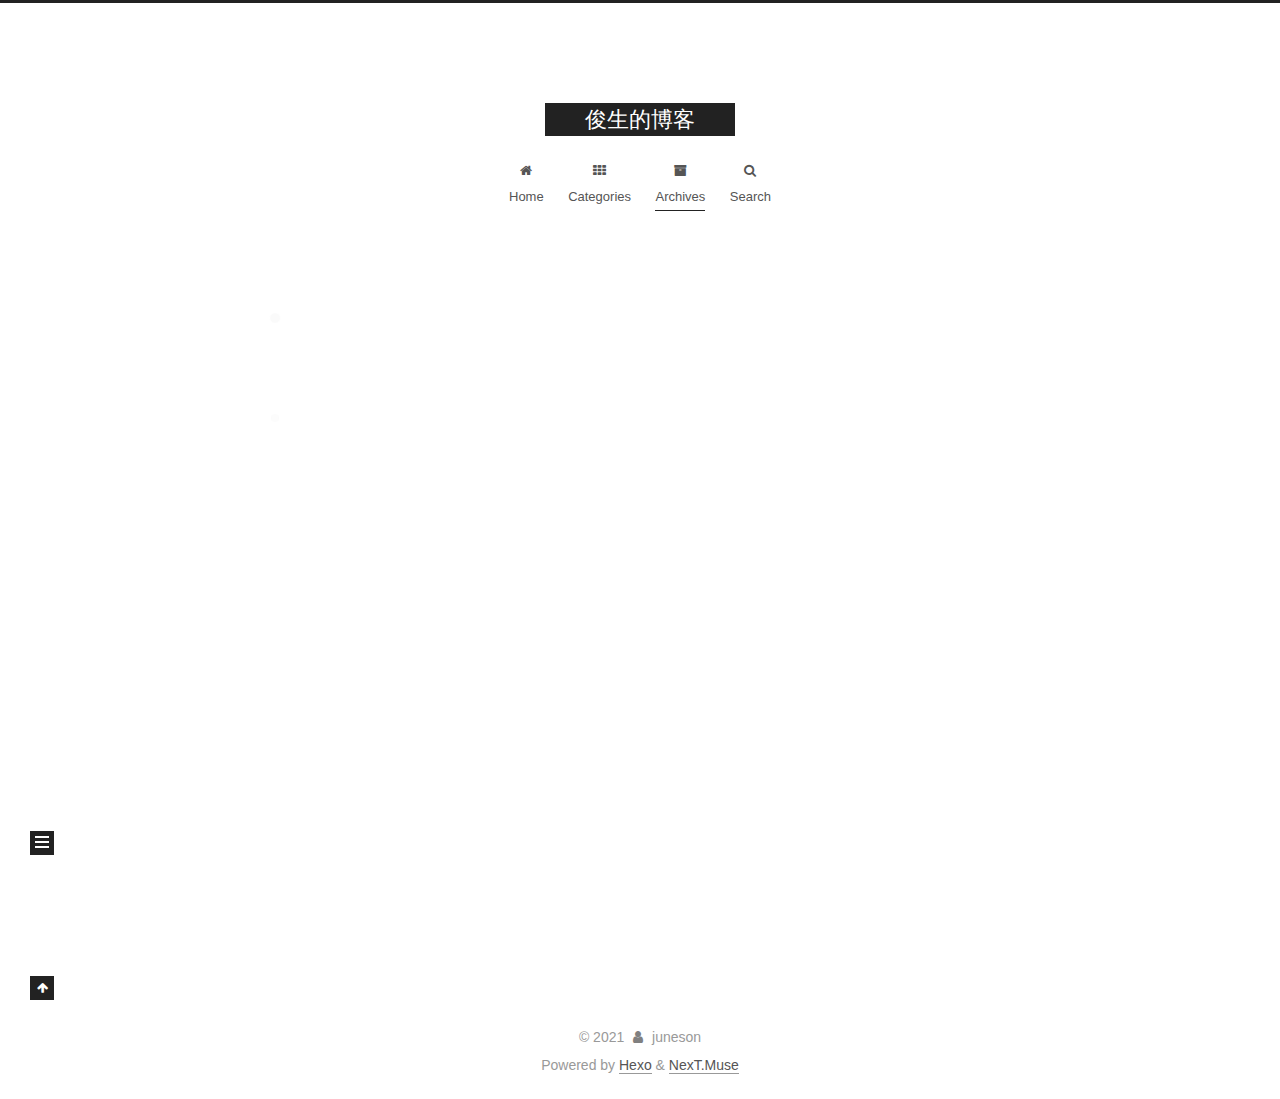
<file: archives/2021/index.html>
<!DOCTYPE html>
<html lang="en">
<head>
  <meta charset="UTF-8">
<meta name="viewport" content="width=device-width, initial-scale=1, maximum-scale=2">
<meta name="theme-color" content="#222">
<meta name="generator" content="Hexo 5.4.0">
  <link rel="apple-touch-icon" sizes="180x180" href="/images/apple-touch-icon-next.png">
  <link rel="icon" type="image/png" sizes="32x32" href="/images/favicon-32x32-next.png">
  <link rel="icon" type="image/png" sizes="16x16" href="/images/favicon-16x16-next.png">
  <link rel="mask-icon" href="/images/logo.svg" color="#222">

<link rel="stylesheet" href="/css/main.css">


<link rel="stylesheet" href="/lib/font-awesome/css/font-awesome.min.css">

<script id="hexo-configurations">
    var NexT = window.NexT || {};
    var CONFIG = {"hostname":"june-son.github.io","root":"/","scheme":"Muse","version":"7.8.0","exturl":false,"sidebar":{"position":"left","display":"post","padding":18,"offset":12,"onmobile":false},"copycode":{"enable":false,"show_result":false,"style":null},"back2top":{"enable":true,"sidebar":false,"scrollpercent":false},"bookmark":{"enable":false,"color":"#222","save":"auto"},"fancybox":false,"mediumzoom":false,"lazyload":false,"pangu":false,"comments":{"style":"tabs","active":null,"storage":true,"lazyload":false,"nav":null},"algolia":{"hits":{"per_page":10},"labels":{"input_placeholder":"Search for Posts","hits_empty":"We didn't find any results for the search: ${query}","hits_stats":"${hits} results found in ${time} ms"}},"localsearch":{"enable":true,"trigger":"auto","top_n_per_article":1,"unescape":false,"preload":false},"motion":{"enable":true,"async":false,"transition":{"post_block":"fadeIn","post_header":"slideDownIn","post_body":"slideDownIn","coll_header":"slideLeftIn","sidebar":"slideUpIn"}},"path":"search.xml"};
  </script>

  <meta property="og:type" content="website">
<meta property="og:title" content="俊生的博客">
<meta property="og:url" content="https://june-son.github.io/archives/2021/index.html">
<meta property="og:site_name" content="俊生的博客">
<meta property="og:locale" content="en_US">
<meta property="article:author" content="juneson">
<meta name="twitter:card" content="summary">

<link rel="canonical" href="https://june-son.github.io/archives/2021/">


<script id="page-configurations">
  // https://hexo.io/docs/variables.html
  CONFIG.page = {
    sidebar: "",
    isHome : false,
    isPost : false,
    lang   : 'en'
  };
</script>

  <title>Archive | 俊生的博客</title>
  






  <noscript>
  <style>
  .use-motion .brand,
  .use-motion .menu-item,
  .sidebar-inner,
  .use-motion .post-block,
  .use-motion .pagination,
  .use-motion .comments,
  .use-motion .post-header,
  .use-motion .post-body,
  .use-motion .collection-header { opacity: initial; }

  .use-motion .site-title,
  .use-motion .site-subtitle {
    opacity: initial;
    top: initial;
  }

  .use-motion .logo-line-before i { left: initial; }
  .use-motion .logo-line-after i { right: initial; }
  </style>
</noscript>

</head>

<body itemscope itemtype="http://schema.org/WebPage">
  <div class="container use-motion">
    <div class="headband"></div>

    <header class="header" itemscope itemtype="http://schema.org/WPHeader">
      <div class="header-inner"><div class="site-brand-container">
  <div class="site-nav-toggle">
    <div class="toggle" aria-label="Toggle navigation bar">
      <span class="toggle-line toggle-line-first"></span>
      <span class="toggle-line toggle-line-middle"></span>
      <span class="toggle-line toggle-line-last"></span>
    </div>
  </div>

  <div class="site-meta">

    <a href="/" class="brand" rel="start">
      <span class="logo-line-before"><i></i></span>
      <h1 class="site-title">俊生的博客</h1>
      <span class="logo-line-after"><i></i></span>
    </a>
  </div>

  <div class="site-nav-right">
    <div class="toggle popup-trigger">
        <i class="fa fa-search fa-fw fa-lg"></i>
    </div>
  </div>
</div>




<nav class="site-nav">
  <ul id="menu" class="menu">
        <li class="menu-item menu-item-home">

    <a href="/" rel="section"><i class="fa fa-fw fa-home"></i>Home</a>

  </li>
        <li class="menu-item menu-item-categories">

    <a href="/categories/" rel="section"><i class="fa fa-fw fa-th"></i>Categories</a>

  </li>
        <li class="menu-item menu-item-archives">

    <a href="/archives/" rel="section"><i class="fa fa-fw fa-archive"></i>Archives</a>

  </li>
      <li class="menu-item menu-item-search">
        <a role="button" class="popup-trigger"><i class="fa fa-search fa-fw"></i>Search
        </a>
      </li>
  </ul>
</nav>



  <div class="search-pop-overlay">
    <div class="popup search-popup">
        <div class="search-header">
  <span class="search-icon">
    <i class="fa fa-search"></i>
  </span>
  <div class="search-input-container">
    <input autocomplete="off" autocapitalize="off"
           placeholder="Searching..." spellcheck="false"
           type="search" class="search-input">
  </div>
  <span class="popup-btn-close">
    <i class="fa fa-times-circle"></i>
  </span>
</div>
<div id="search-result">
  <div id="no-result">
    <i class="fa fa-spinner fa-pulse fa-5x fa-fw"></i>
  </div>
</div>

    </div>
  </div>

</div>
    </header>

    
  <div class="back-to-top">
    <i class="fa fa-arrow-up"></i>
    <span>0%</span>
  </div>


    <main class="main">
      <div class="main-inner">
        <div class="content-wrap">
          

          <div class="content archive">
            

  
  
  
  <div class="post-block">
    <div class="posts-collapse">
      <div class="collection-title">
        <span class="collection-header">Um..! 7 posts in total. Keep on posting.</span>
      </div>

      
    <div class="collection-year">
      <span class="collection-header">2021</span>
    </div>

  <article itemscope itemtype="http://schema.org/Article">
    <header class="post-header">

      <div class="post-meta">
        <time itemprop="dateCreated"
              datetime="2021-02-27T15:30:20+08:00"
              content="2021-02-27">
          02-27
        </time>
      </div>

      <div class="post-title">
          <a class="post-title-link" href="/2021/02/27/gnu%20gettext/" itemprop="url">
            <span itemprop="name">国际化(i18n)和本地化(i10n)工具GNU gettext</span>
          </a>
      </div>

    </header>
  </article>

  <article itemscope itemtype="http://schema.org/Article">
    <header class="post-header">

      <div class="post-meta">
        <time itemprop="dateCreated"
              datetime="2021-02-27T15:30:20+08:00"
              content="2021-02-27">
          02-27
        </time>
      </div>

      <div class="post-title">
          <a class="post-title-link" href="/2021/02/27/ingress%E9%80%89%E5%9E%8B/" itemprop="url">
            <span itemprop="name">K8S Ingress 方案选型</span>
          </a>
      </div>

    </header>
  </article>

  <article itemscope itemtype="http://schema.org/Article">
    <header class="post-header">

      <div class="post-meta">
        <time itemprop="dateCreated"
              datetime="2021-02-27T15:30:20+08:00"
              content="2021-02-27">
          02-27
        </time>
      </div>

      <div class="post-title">
          <a class="post-title-link" href="/2021/02/27/kong%20%E5%86%85%E5%AD%98/" itemprop="url">
            <span itemprop="name">kong源码分析记要</span>
          </a>
      </div>

    </header>
  </article>

  <article itemscope itemtype="http://schema.org/Article">
    <header class="post-header">

      <div class="post-meta">
        <time itemprop="dateCreated"
              datetime="2021-02-27T15:30:20+08:00"
              content="2021-02-27">
          02-27
        </time>
      </div>

      <div class="post-title">
          <a class="post-title-link" href="/2021/02/27/%E5%85%B3%E4%BA%8Etraefik%E7%BA%BF%E4%B8%8A%E9%97%AE%E9%A2%98%E8%A7%A3%E5%86%B3%E8%BF%87%E7%A8%8B/" itemprop="url">
            <span itemprop="name">使用TCPdump调试traefik网络连接异常</span>
          </a>
      </div>

    </header>
  </article>

  <article itemscope itemtype="http://schema.org/Article">
    <header class="post-header">

      <div class="post-meta">
        <time itemprop="dateCreated"
              datetime="2021-02-27T15:30:20+08:00"
              content="2021-02-27">
          02-27
        </time>
      </div>

      <div class="post-title">
          <a class="post-title-link" href="/2021/02/27/%E7%BD%91%E5%85%B3%E6%80%A7%E8%83%BD%E6%B5%8B%E8%AF%95%E5%8F%8A%E9%97%AE%E9%A2%98%E5%A4%84%E7%90%86/" itemprop="url">
            <span itemprop="name">kong网关压力测试</span>
          </a>
      </div>

    </header>
  </article>

  <article itemscope itemtype="http://schema.org/Article">
    <header class="post-header">

      <div class="post-meta">
        <time itemprop="dateCreated"
              datetime="2021-02-27T15:30:20+08:00"
              content="2021-02-27">
          02-27
        </time>
      </div>

      <div class="post-title">
          <a class="post-title-link" href="/2021/02/27/busted/" itemprop="url">
            <span itemprop="name">API网关kong单元测试</span>
          </a>
      </div>

    </header>
  </article>

  <article itemscope itemtype="http://schema.org/Article">
    <header class="post-header">

      <div class="post-meta">
        <time itemprop="dateCreated"
              datetime="2021-02-27T15:30:20+08:00"
              content="2021-02-27">
          02-27
        </time>
      </div>

      <div class="post-title">
          <a class="post-title-link" href="/2021/02/27/%E6%95%B0%E6%8D%AE%E5%90%8C%E6%AD%A5%E5%B7%A5%E5%85%B7%E8%B0%83%E7%A0%94/" itemprop="url">
            <span itemprop="name">调研数据同步ETL⼯具</span>
          </a>
      </div>

    </header>
  </article>


    </div>
  </div>
  
  
  

  



          </div>
          

<script>
  window.addEventListener('tabs:register', () => {
    let { activeClass } = CONFIG.comments;
    if (CONFIG.comments.storage) {
      activeClass = localStorage.getItem('comments_active') || activeClass;
    }
    if (activeClass) {
      let activeTab = document.querySelector(`a[href="#comment-${activeClass}"]`);
      if (activeTab) {
        activeTab.click();
      }
    }
  });
  if (CONFIG.comments.storage) {
    window.addEventListener('tabs:click', event => {
      if (!event.target.matches('.tabs-comment .tab-content .tab-pane')) return;
      let commentClass = event.target.classList[1];
      localStorage.setItem('comments_active', commentClass);
    });
  }
</script>

        </div>
          
  
  <div class="toggle sidebar-toggle">
    <span class="toggle-line toggle-line-first"></span>
    <span class="toggle-line toggle-line-middle"></span>
    <span class="toggle-line toggle-line-last"></span>
  </div>

  <aside class="sidebar">
    <div class="sidebar-inner">

      <ul class="sidebar-nav motion-element">
        <li class="sidebar-nav-toc">
          Table of Contents
        </li>
        <li class="sidebar-nav-overview">
          Overview
        </li>
      </ul>

      <!--noindex-->
      <div class="post-toc-wrap sidebar-panel">
      </div>
      <!--/noindex-->

      <div class="site-overview-wrap sidebar-panel">
        <div class="site-author motion-element" itemprop="author" itemscope itemtype="http://schema.org/Person">
  <p class="site-author-name" itemprop="name">juneson</p>
  <div class="site-description" itemprop="description"></div>
</div>
<div class="site-state-wrap motion-element">
  <nav class="site-state">
      <div class="site-state-item site-state-posts">
          <a href="/archives/">
        
          <span class="site-state-item-count">7</span>
          <span class="site-state-item-name">posts</span>
        </a>
      </div>
      <div class="site-state-item site-state-categories">
        <span class="site-state-item-count">3</span>
        <span class="site-state-item-name">categories</span>
      </div>
  </nav>
</div>



      </div>

    </div>
  </aside>
  <div id="sidebar-dimmer"></div>


      </div>
    </main>

    <footer class="footer">
      <div class="footer-inner">
        

        

<div class="copyright">
  
  &copy; 
  <span itemprop="copyrightYear">2021</span>
  <span class="with-love">
    <i class="fa fa-user"></i>
  </span>
  <span class="author" itemprop="copyrightHolder">juneson</span>
</div>
  <div class="powered-by">Powered by <a href="https://hexo.io/" class="theme-link" rel="noopener" target="_blank">Hexo</a> & <a href="https://muse.theme-next.org/" class="theme-link" rel="noopener" target="_blank">NexT.Muse</a>
  </div>

        








      </div>
    </footer>
  </div>

  
  <script src="/lib/anime.min.js"></script>
  <script src="/lib/velocity/velocity.min.js"></script>
  <script src="/lib/velocity/velocity.ui.min.js"></script>

<script src="/js/utils.js"></script>

<script src="/js/motion.js"></script>


<script src="/js/schemes/muse.js"></script>


<script src="/js/next-boot.js"></script>




  




  
<script src="/js/local-search.js"></script>













  

  

</body>
</html>
</file>
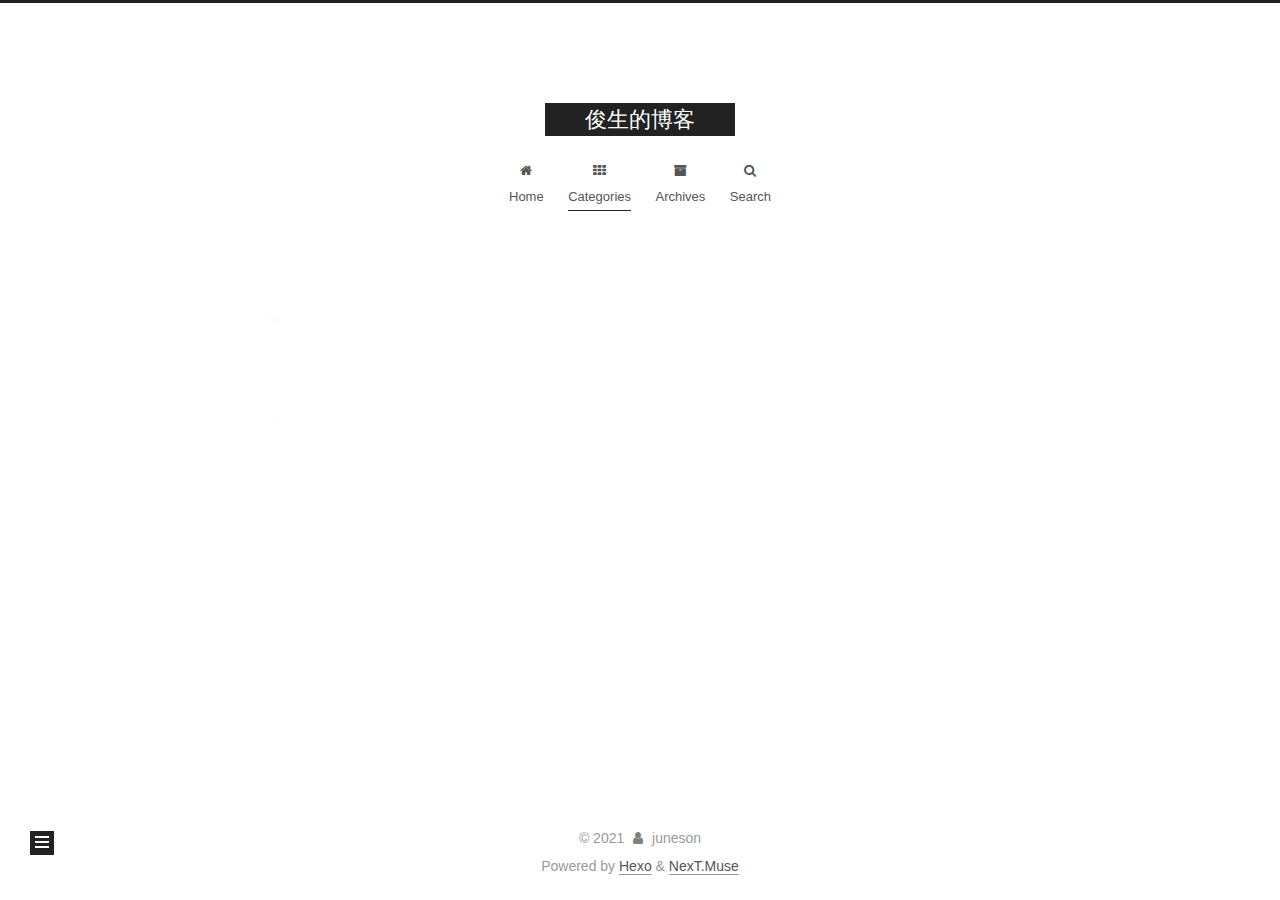
<file: categories/API网关/index.html>
<!DOCTYPE html>
<html lang="en">
<head>
  <meta charset="UTF-8">
<meta name="viewport" content="width=device-width, initial-scale=1, maximum-scale=2">
<meta name="theme-color" content="#222">
<meta name="generator" content="Hexo 5.4.0">
  <link rel="apple-touch-icon" sizes="180x180" href="/images/apple-touch-icon-next.png">
  <link rel="icon" type="image/png" sizes="32x32" href="/images/favicon-32x32-next.png">
  <link rel="icon" type="image/png" sizes="16x16" href="/images/favicon-16x16-next.png">
  <link rel="mask-icon" href="/images/logo.svg" color="#222">

<link rel="stylesheet" href="/css/main.css">


<link rel="stylesheet" href="/lib/font-awesome/css/font-awesome.min.css">

<script id="hexo-configurations">
    var NexT = window.NexT || {};
    var CONFIG = {"hostname":"june-son.github.io","root":"/","scheme":"Muse","version":"7.8.0","exturl":false,"sidebar":{"position":"left","display":"post","padding":18,"offset":12,"onmobile":false},"copycode":{"enable":false,"show_result":false,"style":null},"back2top":{"enable":true,"sidebar":false,"scrollpercent":false},"bookmark":{"enable":false,"color":"#222","save":"auto"},"fancybox":false,"mediumzoom":false,"lazyload":false,"pangu":false,"comments":{"style":"tabs","active":null,"storage":true,"lazyload":false,"nav":null},"algolia":{"hits":{"per_page":10},"labels":{"input_placeholder":"Search for Posts","hits_empty":"We didn't find any results for the search: ${query}","hits_stats":"${hits} results found in ${time} ms"}},"localsearch":{"enable":true,"trigger":"auto","top_n_per_article":1,"unescape":false,"preload":false},"motion":{"enable":true,"async":false,"transition":{"post_block":"fadeIn","post_header":"slideDownIn","post_body":"slideDownIn","coll_header":"slideLeftIn","sidebar":"slideUpIn"}},"path":"search.xml"};
  </script>

  <meta property="og:type" content="website">
<meta property="og:title" content="俊生的博客">
<meta property="og:url" content="https://june-son.github.io/categories/API%E7%BD%91%E5%85%B3/index.html">
<meta property="og:site_name" content="俊生的博客">
<meta property="og:locale" content="en_US">
<meta property="article:author" content="juneson">
<meta name="twitter:card" content="summary">

<link rel="canonical" href="https://june-son.github.io/categories/API%E7%BD%91%E5%85%B3/">


<script id="page-configurations">
  // https://hexo.io/docs/variables.html
  CONFIG.page = {
    sidebar: "",
    isHome : false,
    isPost : false,
    lang   : 'en'
  };
</script>

  <title>Category: API网关 | 俊生的博客</title>
  






  <noscript>
  <style>
  .use-motion .brand,
  .use-motion .menu-item,
  .sidebar-inner,
  .use-motion .post-block,
  .use-motion .pagination,
  .use-motion .comments,
  .use-motion .post-header,
  .use-motion .post-body,
  .use-motion .collection-header { opacity: initial; }

  .use-motion .site-title,
  .use-motion .site-subtitle {
    opacity: initial;
    top: initial;
  }

  .use-motion .logo-line-before i { left: initial; }
  .use-motion .logo-line-after i { right: initial; }
  </style>
</noscript>

</head>

<body itemscope itemtype="http://schema.org/WebPage">
  <div class="container use-motion">
    <div class="headband"></div>

    <header class="header" itemscope itemtype="http://schema.org/WPHeader">
      <div class="header-inner"><div class="site-brand-container">
  <div class="site-nav-toggle">
    <div class="toggle" aria-label="Toggle navigation bar">
      <span class="toggle-line toggle-line-first"></span>
      <span class="toggle-line toggle-line-middle"></span>
      <span class="toggle-line toggle-line-last"></span>
    </div>
  </div>

  <div class="site-meta">

    <a href="/" class="brand" rel="start">
      <span class="logo-line-before"><i></i></span>
      <h1 class="site-title">俊生的博客</h1>
      <span class="logo-line-after"><i></i></span>
    </a>
  </div>

  <div class="site-nav-right">
    <div class="toggle popup-trigger">
        <i class="fa fa-search fa-fw fa-lg"></i>
    </div>
  </div>
</div>




<nav class="site-nav">
  <ul id="menu" class="menu">
        <li class="menu-item menu-item-home">

    <a href="/" rel="section"><i class="fa fa-fw fa-home"></i>Home</a>

  </li>
        <li class="menu-item menu-item-categories">

    <a href="/categories/" rel="section"><i class="fa fa-fw fa-th"></i>Categories</a>

  </li>
        <li class="menu-item menu-item-archives">

    <a href="/archives/" rel="section"><i class="fa fa-fw fa-archive"></i>Archives</a>

  </li>
      <li class="menu-item menu-item-search">
        <a role="button" class="popup-trigger"><i class="fa fa-search fa-fw"></i>Search
        </a>
      </li>
  </ul>
</nav>



  <div class="search-pop-overlay">
    <div class="popup search-popup">
        <div class="search-header">
  <span class="search-icon">
    <i class="fa fa-search"></i>
  </span>
  <div class="search-input-container">
    <input autocomplete="off" autocapitalize="off"
           placeholder="Searching..." spellcheck="false"
           type="search" class="search-input">
  </div>
  <span class="popup-btn-close">
    <i class="fa fa-times-circle"></i>
  </span>
</div>
<div id="search-result">
  <div id="no-result">
    <i class="fa fa-spinner fa-pulse fa-5x fa-fw"></i>
  </div>
</div>

    </div>
  </div>

</div>
    </header>

    
  <div class="back-to-top">
    <i class="fa fa-arrow-up"></i>
    <span>0%</span>
  </div>


    <main class="main">
      <div class="main-inner">
        <div class="content-wrap">
          

          <div class="content category">
            

  
  
  
  <div class="post-block">
    <div class="posts-collapse">
      <div class="collection-title">
        <h2 class="collection-header">API网关
          <small>Category</small>
        </h2>
      </div>

      
    <div class="collection-year">
      <span class="collection-header">2021</span>
    </div>

  <article itemscope itemtype="http://schema.org/Article">
    <header class="post-header">

      <div class="post-meta">
        <time itemprop="dateCreated"
              datetime="2021-02-27T15:30:20+08:00"
              content="2021-02-27">
          02-27
        </time>
      </div>

      <div class="post-title">
          <a class="post-title-link" href="/2021/02/27/kong%20%E5%86%85%E5%AD%98/" itemprop="url">
            <span itemprop="name">kong源码分析记要</span>
          </a>
      </div>

    </header>
  </article>

  <article itemscope itemtype="http://schema.org/Article">
    <header class="post-header">

      <div class="post-meta">
        <time itemprop="dateCreated"
              datetime="2021-02-27T15:30:20+08:00"
              content="2021-02-27">
          02-27
        </time>
      </div>

      <div class="post-title">
          <a class="post-title-link" href="/2021/02/27/%E7%BD%91%E5%85%B3%E6%80%A7%E8%83%BD%E6%B5%8B%E8%AF%95%E5%8F%8A%E9%97%AE%E9%A2%98%E5%A4%84%E7%90%86/" itemprop="url">
            <span itemprop="name">kong网关压力测试</span>
          </a>
      </div>

    </header>
  </article>

    </div>
  </div>
  
  
  

  



          </div>
          

<script>
  window.addEventListener('tabs:register', () => {
    let { activeClass } = CONFIG.comments;
    if (CONFIG.comments.storage) {
      activeClass = localStorage.getItem('comments_active') || activeClass;
    }
    if (activeClass) {
      let activeTab = document.querySelector(`a[href="#comment-${activeClass}"]`);
      if (activeTab) {
        activeTab.click();
      }
    }
  });
  if (CONFIG.comments.storage) {
    window.addEventListener('tabs:click', event => {
      if (!event.target.matches('.tabs-comment .tab-content .tab-pane')) return;
      let commentClass = event.target.classList[1];
      localStorage.setItem('comments_active', commentClass);
    });
  }
</script>

        </div>
          
  
  <div class="toggle sidebar-toggle">
    <span class="toggle-line toggle-line-first"></span>
    <span class="toggle-line toggle-line-middle"></span>
    <span class="toggle-line toggle-line-last"></span>
  </div>

  <aside class="sidebar">
    <div class="sidebar-inner">

      <ul class="sidebar-nav motion-element">
        <li class="sidebar-nav-toc">
          Table of Contents
        </li>
        <li class="sidebar-nav-overview">
          Overview
        </li>
      </ul>

      <!--noindex-->
      <div class="post-toc-wrap sidebar-panel">
      </div>
      <!--/noindex-->

      <div class="site-overview-wrap sidebar-panel">
        <div class="site-author motion-element" itemprop="author" itemscope itemtype="http://schema.org/Person">
  <p class="site-author-name" itemprop="name">juneson</p>
  <div class="site-description" itemprop="description"></div>
</div>
<div class="site-state-wrap motion-element">
  <nav class="site-state">
      <div class="site-state-item site-state-posts">
          <a href="/archives/">
        
          <span class="site-state-item-count">7</span>
          <span class="site-state-item-name">posts</span>
        </a>
      </div>
      <div class="site-state-item site-state-categories">
        <span class="site-state-item-count">3</span>
        <span class="site-state-item-name">categories</span>
      </div>
  </nav>
</div>



      </div>

    </div>
  </aside>
  <div id="sidebar-dimmer"></div>


      </div>
    </main>

    <footer class="footer">
      <div class="footer-inner">
        

        

<div class="copyright">
  
  &copy; 
  <span itemprop="copyrightYear">2021</span>
  <span class="with-love">
    <i class="fa fa-user"></i>
  </span>
  <span class="author" itemprop="copyrightHolder">juneson</span>
</div>
  <div class="powered-by">Powered by <a href="https://hexo.io/" class="theme-link" rel="noopener" target="_blank">Hexo</a> & <a href="https://muse.theme-next.org/" class="theme-link" rel="noopener" target="_blank">NexT.Muse</a>
  </div>

        








      </div>
    </footer>
  </div>

  
  <script src="/lib/anime.min.js"></script>
  <script src="/lib/velocity/velocity.min.js"></script>
  <script src="/lib/velocity/velocity.ui.min.js"></script>

<script src="/js/utils.js"></script>

<script src="/js/motion.js"></script>


<script src="/js/schemes/muse.js"></script>


<script src="/js/next-boot.js"></script>




  




  
<script src="/js/local-search.js"></script>













  

  

</body>
</html>
</file>
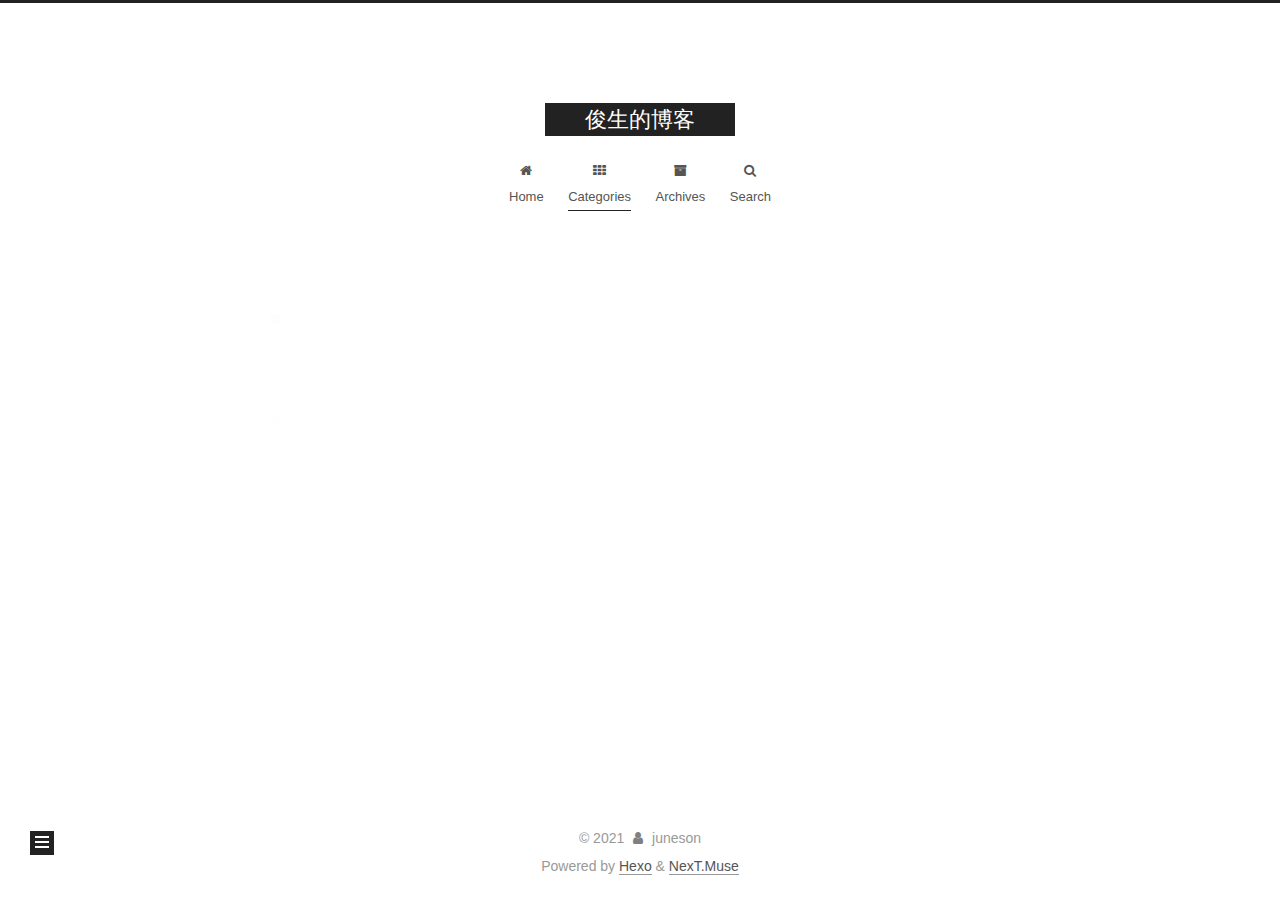
<file: categories/saas/index.html>
<!DOCTYPE html>
<html lang="en">
<head>
  <meta charset="UTF-8">
<meta name="viewport" content="width=device-width, initial-scale=1, maximum-scale=2">
<meta name="theme-color" content="#222">
<meta name="generator" content="Hexo 5.4.0">
  <link rel="apple-touch-icon" sizes="180x180" href="/images/apple-touch-icon-next.png">
  <link rel="icon" type="image/png" sizes="32x32" href="/images/favicon-32x32-next.png">
  <link rel="icon" type="image/png" sizes="16x16" href="/images/favicon-16x16-next.png">
  <link rel="mask-icon" href="/images/logo.svg" color="#222">

<link rel="stylesheet" href="/css/main.css">


<link rel="stylesheet" href="/lib/font-awesome/css/font-awesome.min.css">

<script id="hexo-configurations">
    var NexT = window.NexT || {};
    var CONFIG = {"hostname":"june-son.github.io","root":"/","scheme":"Muse","version":"7.8.0","exturl":false,"sidebar":{"position":"left","display":"post","padding":18,"offset":12,"onmobile":false},"copycode":{"enable":false,"show_result":false,"style":null},"back2top":{"enable":true,"sidebar":false,"scrollpercent":false},"bookmark":{"enable":false,"color":"#222","save":"auto"},"fancybox":false,"mediumzoom":false,"lazyload":false,"pangu":false,"comments":{"style":"tabs","active":null,"storage":true,"lazyload":false,"nav":null},"algolia":{"hits":{"per_page":10},"labels":{"input_placeholder":"Search for Posts","hits_empty":"We didn't find any results for the search: ${query}","hits_stats":"${hits} results found in ${time} ms"}},"localsearch":{"enable":true,"trigger":"auto","top_n_per_article":1,"unescape":false,"preload":false},"motion":{"enable":true,"async":false,"transition":{"post_block":"fadeIn","post_header":"slideDownIn","post_body":"slideDownIn","coll_header":"slideLeftIn","sidebar":"slideUpIn"}},"path":"search.xml"};
  </script>

  <meta property="og:type" content="website">
<meta property="og:title" content="俊生的博客">
<meta property="og:url" content="https://june-son.github.io/categories/saas/index.html">
<meta property="og:site_name" content="俊生的博客">
<meta property="og:locale" content="en_US">
<meta property="article:author" content="juneson">
<meta name="twitter:card" content="summary">

<link rel="canonical" href="https://june-son.github.io/categories/saas/">


<script id="page-configurations">
  // https://hexo.io/docs/variables.html
  CONFIG.page = {
    sidebar: "",
    isHome : false,
    isPost : false,
    lang   : 'en'
  };
</script>

  <title>Category: saas | 俊生的博客</title>
  






  <noscript>
  <style>
  .use-motion .brand,
  .use-motion .menu-item,
  .sidebar-inner,
  .use-motion .post-block,
  .use-motion .pagination,
  .use-motion .comments,
  .use-motion .post-header,
  .use-motion .post-body,
  .use-motion .collection-header { opacity: initial; }

  .use-motion .site-title,
  .use-motion .site-subtitle {
    opacity: initial;
    top: initial;
  }

  .use-motion .logo-line-before i { left: initial; }
  .use-motion .logo-line-after i { right: initial; }
  </style>
</noscript>

</head>

<body itemscope itemtype="http://schema.org/WebPage">
  <div class="container use-motion">
    <div class="headband"></div>

    <header class="header" itemscope itemtype="http://schema.org/WPHeader">
      <div class="header-inner"><div class="site-brand-container">
  <div class="site-nav-toggle">
    <div class="toggle" aria-label="Toggle navigation bar">
      <span class="toggle-line toggle-line-first"></span>
      <span class="toggle-line toggle-line-middle"></span>
      <span class="toggle-line toggle-line-last"></span>
    </div>
  </div>

  <div class="site-meta">

    <a href="/" class="brand" rel="start">
      <span class="logo-line-before"><i></i></span>
      <h1 class="site-title">俊生的博客</h1>
      <span class="logo-line-after"><i></i></span>
    </a>
  </div>

  <div class="site-nav-right">
    <div class="toggle popup-trigger">
        <i class="fa fa-search fa-fw fa-lg"></i>
    </div>
  </div>
</div>




<nav class="site-nav">
  <ul id="menu" class="menu">
        <li class="menu-item menu-item-home">

    <a href="/" rel="section"><i class="fa fa-fw fa-home"></i>Home</a>

  </li>
        <li class="menu-item menu-item-categories">

    <a href="/categories/" rel="section"><i class="fa fa-fw fa-th"></i>Categories</a>

  </li>
        <li class="menu-item menu-item-archives">

    <a href="/archives/" rel="section"><i class="fa fa-fw fa-archive"></i>Archives</a>

  </li>
      <li class="menu-item menu-item-search">
        <a role="button" class="popup-trigger"><i class="fa fa-search fa-fw"></i>Search
        </a>
      </li>
  </ul>
</nav>



  <div class="search-pop-overlay">
    <div class="popup search-popup">
        <div class="search-header">
  <span class="search-icon">
    <i class="fa fa-search"></i>
  </span>
  <div class="search-input-container">
    <input autocomplete="off" autocapitalize="off"
           placeholder="Searching..." spellcheck="false"
           type="search" class="search-input">
  </div>
  <span class="popup-btn-close">
    <i class="fa fa-times-circle"></i>
  </span>
</div>
<div id="search-result">
  <div id="no-result">
    <i class="fa fa-spinner fa-pulse fa-5x fa-fw"></i>
  </div>
</div>

    </div>
  </div>

</div>
    </header>

    
  <div class="back-to-top">
    <i class="fa fa-arrow-up"></i>
    <span>0%</span>
  </div>


    <main class="main">
      <div class="main-inner">
        <div class="content-wrap">
          

          <div class="content category">
            

  
  
  
  <div class="post-block">
    <div class="posts-collapse">
      <div class="collection-title">
        <h2 class="collection-header">saas
          <small>Category</small>
        </h2>
      </div>

      
    <div class="collection-year">
      <span class="collection-header">2021</span>
    </div>

  <article itemscope itemtype="http://schema.org/Article">
    <header class="post-header">

      <div class="post-meta">
        <time itemprop="dateCreated"
              datetime="2021-02-27T15:30:20+08:00"
              content="2021-02-27">
          02-27
        </time>
      </div>

      <div class="post-title">
          <a class="post-title-link" href="/2021/02/27/%E5%85%B3%E4%BA%8Etraefik%E7%BA%BF%E4%B8%8A%E9%97%AE%E9%A2%98%E8%A7%A3%E5%86%B3%E8%BF%87%E7%A8%8B/" itemprop="url">
            <span itemprop="name">使用TCPdump调试traefik网络连接异常</span>
          </a>
      </div>

    </header>
  </article>

    </div>
  </div>
  
  
  

  



          </div>
          

<script>
  window.addEventListener('tabs:register', () => {
    let { activeClass } = CONFIG.comments;
    if (CONFIG.comments.storage) {
      activeClass = localStorage.getItem('comments_active') || activeClass;
    }
    if (activeClass) {
      let activeTab = document.querySelector(`a[href="#comment-${activeClass}"]`);
      if (activeTab) {
        activeTab.click();
      }
    }
  });
  if (CONFIG.comments.storage) {
    window.addEventListener('tabs:click', event => {
      if (!event.target.matches('.tabs-comment .tab-content .tab-pane')) return;
      let commentClass = event.target.classList[1];
      localStorage.setItem('comments_active', commentClass);
    });
  }
</script>

        </div>
          
  
  <div class="toggle sidebar-toggle">
    <span class="toggle-line toggle-line-first"></span>
    <span class="toggle-line toggle-line-middle"></span>
    <span class="toggle-line toggle-line-last"></span>
  </div>

  <aside class="sidebar">
    <div class="sidebar-inner">

      <ul class="sidebar-nav motion-element">
        <li class="sidebar-nav-toc">
          Table of Contents
        </li>
        <li class="sidebar-nav-overview">
          Overview
        </li>
      </ul>

      <!--noindex-->
      <div class="post-toc-wrap sidebar-panel">
      </div>
      <!--/noindex-->

      <div class="site-overview-wrap sidebar-panel">
        <div class="site-author motion-element" itemprop="author" itemscope itemtype="http://schema.org/Person">
  <p class="site-author-name" itemprop="name">juneson</p>
  <div class="site-description" itemprop="description"></div>
</div>
<div class="site-state-wrap motion-element">
  <nav class="site-state">
      <div class="site-state-item site-state-posts">
          <a href="/archives/">
        
          <span class="site-state-item-count">7</span>
          <span class="site-state-item-name">posts</span>
        </a>
      </div>
      <div class="site-state-item site-state-categories">
        <span class="site-state-item-count">3</span>
        <span class="site-state-item-name">categories</span>
      </div>
  </nav>
</div>



      </div>

    </div>
  </aside>
  <div id="sidebar-dimmer"></div>


      </div>
    </main>

    <footer class="footer">
      <div class="footer-inner">
        

        

<div class="copyright">
  
  &copy; 
  <span itemprop="copyrightYear">2021</span>
  <span class="with-love">
    <i class="fa fa-user"></i>
  </span>
  <span class="author" itemprop="copyrightHolder">juneson</span>
</div>
  <div class="powered-by">Powered by <a href="https://hexo.io/" class="theme-link" rel="noopener" target="_blank">Hexo</a> & <a href="https://muse.theme-next.org/" class="theme-link" rel="noopener" target="_blank">NexT.Muse</a>
  </div>

        








      </div>
    </footer>
  </div>

  
  <script src="/lib/anime.min.js"></script>
  <script src="/lib/velocity/velocity.min.js"></script>
  <script src="/lib/velocity/velocity.ui.min.js"></script>

<script src="/js/utils.js"></script>

<script src="/js/motion.js"></script>


<script src="/js/schemes/muse.js"></script>


<script src="/js/next-boot.js"></script>




  




  
<script src="/js/local-search.js"></script>













  

  

</body>
</html>
</file>
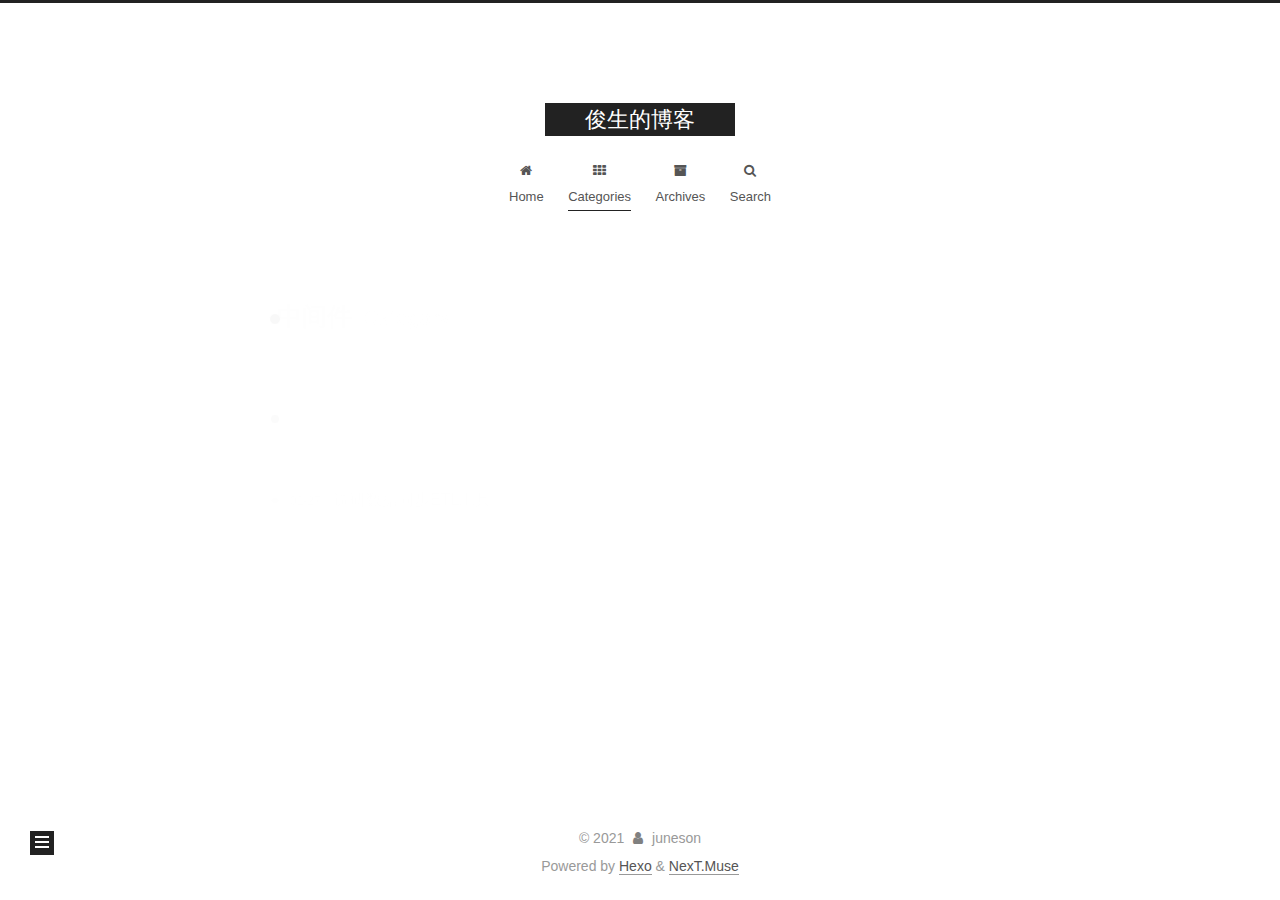
<file: categories/中间件/index.html>
<!DOCTYPE html>
<html lang="en">
<head>
  <meta charset="UTF-8">
<meta name="viewport" content="width=device-width, initial-scale=1, maximum-scale=2">
<meta name="theme-color" content="#222">
<meta name="generator" content="Hexo 5.4.0">
  <link rel="apple-touch-icon" sizes="180x180" href="/images/apple-touch-icon-next.png">
  <link rel="icon" type="image/png" sizes="32x32" href="/images/favicon-32x32-next.png">
  <link rel="icon" type="image/png" sizes="16x16" href="/images/favicon-16x16-next.png">
  <link rel="mask-icon" href="/images/logo.svg" color="#222">

<link rel="stylesheet" href="/css/main.css">


<link rel="stylesheet" href="/lib/font-awesome/css/font-awesome.min.css">

<script id="hexo-configurations">
    var NexT = window.NexT || {};
    var CONFIG = {"hostname":"june-son.github.io","root":"/","scheme":"Muse","version":"7.8.0","exturl":false,"sidebar":{"position":"left","display":"post","padding":18,"offset":12,"onmobile":false},"copycode":{"enable":false,"show_result":false,"style":null},"back2top":{"enable":true,"sidebar":false,"scrollpercent":false},"bookmark":{"enable":false,"color":"#222","save":"auto"},"fancybox":false,"mediumzoom":false,"lazyload":false,"pangu":false,"comments":{"style":"tabs","active":null,"storage":true,"lazyload":false,"nav":null},"algolia":{"hits":{"per_page":10},"labels":{"input_placeholder":"Search for Posts","hits_empty":"We didn't find any results for the search: ${query}","hits_stats":"${hits} results found in ${time} ms"}},"localsearch":{"enable":true,"trigger":"auto","top_n_per_article":1,"unescape":false,"preload":false},"motion":{"enable":true,"async":false,"transition":{"post_block":"fadeIn","post_header":"slideDownIn","post_body":"slideDownIn","coll_header":"slideLeftIn","sidebar":"slideUpIn"}},"path":"search.xml"};
  </script>

  <meta property="og:type" content="website">
<meta property="og:title" content="俊生的博客">
<meta property="og:url" content="https://june-son.github.io/categories/%E4%B8%AD%E9%97%B4%E4%BB%B6/index.html">
<meta property="og:site_name" content="俊生的博客">
<meta property="og:locale" content="en_US">
<meta property="article:author" content="juneson">
<meta name="twitter:card" content="summary">

<link rel="canonical" href="https://june-son.github.io/categories/%E4%B8%AD%E9%97%B4%E4%BB%B6/">


<script id="page-configurations">
  // https://hexo.io/docs/variables.html
  CONFIG.page = {
    sidebar: "",
    isHome : false,
    isPost : false,
    lang   : 'en'
  };
</script>

  <title>Category: 中间件 | 俊生的博客</title>
  






  <noscript>
  <style>
  .use-motion .brand,
  .use-motion .menu-item,
  .sidebar-inner,
  .use-motion .post-block,
  .use-motion .pagination,
  .use-motion .comments,
  .use-motion .post-header,
  .use-motion .post-body,
  .use-motion .collection-header { opacity: initial; }

  .use-motion .site-title,
  .use-motion .site-subtitle {
    opacity: initial;
    top: initial;
  }

  .use-motion .logo-line-before i { left: initial; }
  .use-motion .logo-line-after i { right: initial; }
  </style>
</noscript>

</head>

<body itemscope itemtype="http://schema.org/WebPage">
  <div class="container use-motion">
    <div class="headband"></div>

    <header class="header" itemscope itemtype="http://schema.org/WPHeader">
      <div class="header-inner"><div class="site-brand-container">
  <div class="site-nav-toggle">
    <div class="toggle" aria-label="Toggle navigation bar">
      <span class="toggle-line toggle-line-first"></span>
      <span class="toggle-line toggle-line-middle"></span>
      <span class="toggle-line toggle-line-last"></span>
    </div>
  </div>

  <div class="site-meta">

    <a href="/" class="brand" rel="start">
      <span class="logo-line-before"><i></i></span>
      <h1 class="site-title">俊生的博客</h1>
      <span class="logo-line-after"><i></i></span>
    </a>
  </div>

  <div class="site-nav-right">
    <div class="toggle popup-trigger">
        <i class="fa fa-search fa-fw fa-lg"></i>
    </div>
  </div>
</div>




<nav class="site-nav">
  <ul id="menu" class="menu">
        <li class="menu-item menu-item-home">

    <a href="/" rel="section"><i class="fa fa-fw fa-home"></i>Home</a>

  </li>
        <li class="menu-item menu-item-categories">

    <a href="/categories/" rel="section"><i class="fa fa-fw fa-th"></i>Categories</a>

  </li>
        <li class="menu-item menu-item-archives">

    <a href="/archives/" rel="section"><i class="fa fa-fw fa-archive"></i>Archives</a>

  </li>
      <li class="menu-item menu-item-search">
        <a role="button" class="popup-trigger"><i class="fa fa-search fa-fw"></i>Search
        </a>
      </li>
  </ul>
</nav>



  <div class="search-pop-overlay">
    <div class="popup search-popup">
        <div class="search-header">
  <span class="search-icon">
    <i class="fa fa-search"></i>
  </span>
  <div class="search-input-container">
    <input autocomplete="off" autocapitalize="off"
           placeholder="Searching..." spellcheck="false"
           type="search" class="search-input">
  </div>
  <span class="popup-btn-close">
    <i class="fa fa-times-circle"></i>
  </span>
</div>
<div id="search-result">
  <div id="no-result">
    <i class="fa fa-spinner fa-pulse fa-5x fa-fw"></i>
  </div>
</div>

    </div>
  </div>

</div>
    </header>

    
  <div class="back-to-top">
    <i class="fa fa-arrow-up"></i>
    <span>0%</span>
  </div>


    <main class="main">
      <div class="main-inner">
        <div class="content-wrap">
          

          <div class="content category">
            

  
  
  
  <div class="post-block">
    <div class="posts-collapse">
      <div class="collection-title">
        <h2 class="collection-header">中间件
          <small>Category</small>
        </h2>
      </div>

      
    <div class="collection-year">
      <span class="collection-header">2021</span>
    </div>

  <article itemscope itemtype="http://schema.org/Article">
    <header class="post-header">

      <div class="post-meta">
        <time itemprop="dateCreated"
              datetime="2021-02-27T15:30:20+08:00"
              content="2021-02-27">
          02-27
        </time>
      </div>

      <div class="post-title">
          <a class="post-title-link" href="/2021/02/27/%E6%95%B0%E6%8D%AE%E5%90%8C%E6%AD%A5%E5%B7%A5%E5%85%B7%E8%B0%83%E7%A0%94/" itemprop="url">
            <span itemprop="name">调研数据同步ETL⼯具</span>
          </a>
      </div>

    </header>
  </article>

    </div>
  </div>
  
  
  

  



          </div>
          

<script>
  window.addEventListener('tabs:register', () => {
    let { activeClass } = CONFIG.comments;
    if (CONFIG.comments.storage) {
      activeClass = localStorage.getItem('comments_active') || activeClass;
    }
    if (activeClass) {
      let activeTab = document.querySelector(`a[href="#comment-${activeClass}"]`);
      if (activeTab) {
        activeTab.click();
      }
    }
  });
  if (CONFIG.comments.storage) {
    window.addEventListener('tabs:click', event => {
      if (!event.target.matches('.tabs-comment .tab-content .tab-pane')) return;
      let commentClass = event.target.classList[1];
      localStorage.setItem('comments_active', commentClass);
    });
  }
</script>

        </div>
          
  
  <div class="toggle sidebar-toggle">
    <span class="toggle-line toggle-line-first"></span>
    <span class="toggle-line toggle-line-middle"></span>
    <span class="toggle-line toggle-line-last"></span>
  </div>

  <aside class="sidebar">
    <div class="sidebar-inner">

      <ul class="sidebar-nav motion-element">
        <li class="sidebar-nav-toc">
          Table of Contents
        </li>
        <li class="sidebar-nav-overview">
          Overview
        </li>
      </ul>

      <!--noindex-->
      <div class="post-toc-wrap sidebar-panel">
      </div>
      <!--/noindex-->

      <div class="site-overview-wrap sidebar-panel">
        <div class="site-author motion-element" itemprop="author" itemscope itemtype="http://schema.org/Person">
  <p class="site-author-name" itemprop="name">juneson</p>
  <div class="site-description" itemprop="description"></div>
</div>
<div class="site-state-wrap motion-element">
  <nav class="site-state">
      <div class="site-state-item site-state-posts">
          <a href="/archives/">
        
          <span class="site-state-item-count">7</span>
          <span class="site-state-item-name">posts</span>
        </a>
      </div>
      <div class="site-state-item site-state-categories">
        <span class="site-state-item-count">3</span>
        <span class="site-state-item-name">categories</span>
      </div>
  </nav>
</div>



      </div>

    </div>
  </aside>
  <div id="sidebar-dimmer"></div>


      </div>
    </main>

    <footer class="footer">
      <div class="footer-inner">
        

        

<div class="copyright">
  
  &copy; 
  <span itemprop="copyrightYear">2021</span>
  <span class="with-love">
    <i class="fa fa-user"></i>
  </span>
  <span class="author" itemprop="copyrightHolder">juneson</span>
</div>
  <div class="powered-by">Powered by <a href="https://hexo.io/" class="theme-link" rel="noopener" target="_blank">Hexo</a> & <a href="https://muse.theme-next.org/" class="theme-link" rel="noopener" target="_blank">NexT.Muse</a>
  </div>

        








      </div>
    </footer>
  </div>

  
  <script src="/lib/anime.min.js"></script>
  <script src="/lib/velocity/velocity.min.js"></script>
  <script src="/lib/velocity/velocity.ui.min.js"></script>

<script src="/js/utils.js"></script>

<script src="/js/motion.js"></script>


<script src="/js/schemes/muse.js"></script>


<script src="/js/next-boot.js"></script>




  




  
<script src="/js/local-search.js"></script>













  

  

</body>
</html>
</file>
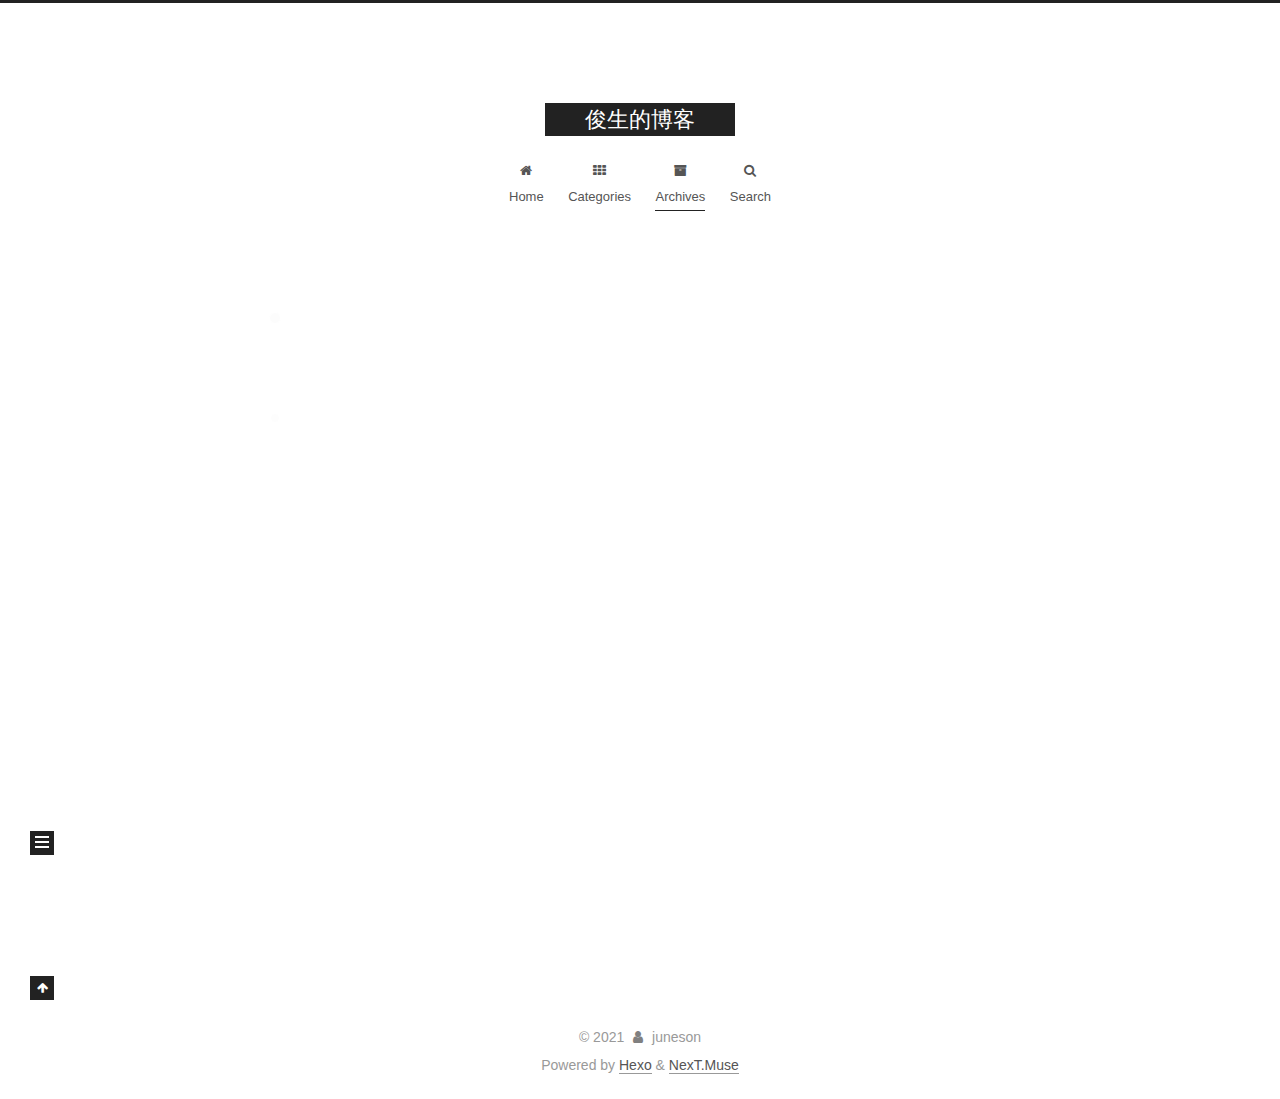
<file: archives/2021/02/index.html>
<!DOCTYPE html>
<html lang="en">
<head>
  <meta charset="UTF-8">
<meta name="viewport" content="width=device-width, initial-scale=1, maximum-scale=2">
<meta name="theme-color" content="#222">
<meta name="generator" content="Hexo 5.4.0">
  <link rel="apple-touch-icon" sizes="180x180" href="/images/apple-touch-icon-next.png">
  <link rel="icon" type="image/png" sizes="32x32" href="/images/favicon-32x32-next.png">
  <link rel="icon" type="image/png" sizes="16x16" href="/images/favicon-16x16-next.png">
  <link rel="mask-icon" href="/images/logo.svg" color="#222">

<link rel="stylesheet" href="/css/main.css">


<link rel="stylesheet" href="/lib/font-awesome/css/font-awesome.min.css">

<script id="hexo-configurations">
    var NexT = window.NexT || {};
    var CONFIG = {"hostname":"june-son.github.io","root":"/","scheme":"Muse","version":"7.8.0","exturl":false,"sidebar":{"position":"left","display":"post","padding":18,"offset":12,"onmobile":false},"copycode":{"enable":false,"show_result":false,"style":null},"back2top":{"enable":true,"sidebar":false,"scrollpercent":false},"bookmark":{"enable":false,"color":"#222","save":"auto"},"fancybox":false,"mediumzoom":false,"lazyload":false,"pangu":false,"comments":{"style":"tabs","active":null,"storage":true,"lazyload":false,"nav":null},"algolia":{"hits":{"per_page":10},"labels":{"input_placeholder":"Search for Posts","hits_empty":"We didn't find any results for the search: ${query}","hits_stats":"${hits} results found in ${time} ms"}},"localsearch":{"enable":true,"trigger":"auto","top_n_per_article":1,"unescape":false,"preload":false},"motion":{"enable":true,"async":false,"transition":{"post_block":"fadeIn","post_header":"slideDownIn","post_body":"slideDownIn","coll_header":"slideLeftIn","sidebar":"slideUpIn"}},"path":"search.xml"};
  </script>

  <meta property="og:type" content="website">
<meta property="og:title" content="俊生的博客">
<meta property="og:url" content="https://june-son.github.io/archives/2021/02/index.html">
<meta property="og:site_name" content="俊生的博客">
<meta property="og:locale" content="en_US">
<meta property="article:author" content="juneson">
<meta name="twitter:card" content="summary">

<link rel="canonical" href="https://june-son.github.io/archives/2021/02/">


<script id="page-configurations">
  // https://hexo.io/docs/variables.html
  CONFIG.page = {
    sidebar: "",
    isHome : false,
    isPost : false,
    lang   : 'en'
  };
</script>

  <title>Archive | 俊生的博客</title>
  






  <noscript>
  <style>
  .use-motion .brand,
  .use-motion .menu-item,
  .sidebar-inner,
  .use-motion .post-block,
  .use-motion .pagination,
  .use-motion .comments,
  .use-motion .post-header,
  .use-motion .post-body,
  .use-motion .collection-header { opacity: initial; }

  .use-motion .site-title,
  .use-motion .site-subtitle {
    opacity: initial;
    top: initial;
  }

  .use-motion .logo-line-before i { left: initial; }
  .use-motion .logo-line-after i { right: initial; }
  </style>
</noscript>

</head>

<body itemscope itemtype="http://schema.org/WebPage">
  <div class="container use-motion">
    <div class="headband"></div>

    <header class="header" itemscope itemtype="http://schema.org/WPHeader">
      <div class="header-inner"><div class="site-brand-container">
  <div class="site-nav-toggle">
    <div class="toggle" aria-label="Toggle navigation bar">
      <span class="toggle-line toggle-line-first"></span>
      <span class="toggle-line toggle-line-middle"></span>
      <span class="toggle-line toggle-line-last"></span>
    </div>
  </div>

  <div class="site-meta">

    <a href="/" class="brand" rel="start">
      <span class="logo-line-before"><i></i></span>
      <h1 class="site-title">俊生的博客</h1>
      <span class="logo-line-after"><i></i></span>
    </a>
  </div>

  <div class="site-nav-right">
    <div class="toggle popup-trigger">
        <i class="fa fa-search fa-fw fa-lg"></i>
    </div>
  </div>
</div>




<nav class="site-nav">
  <ul id="menu" class="menu">
        <li class="menu-item menu-item-home">

    <a href="/" rel="section"><i class="fa fa-fw fa-home"></i>Home</a>

  </li>
        <li class="menu-item menu-item-categories">

    <a href="/categories/" rel="section"><i class="fa fa-fw fa-th"></i>Categories</a>

  </li>
        <li class="menu-item menu-item-archives">

    <a href="/archives/" rel="section"><i class="fa fa-fw fa-archive"></i>Archives</a>

  </li>
      <li class="menu-item menu-item-search">
        <a role="button" class="popup-trigger"><i class="fa fa-search fa-fw"></i>Search
        </a>
      </li>
  </ul>
</nav>



  <div class="search-pop-overlay">
    <div class="popup search-popup">
        <div class="search-header">
  <span class="search-icon">
    <i class="fa fa-search"></i>
  </span>
  <div class="search-input-container">
    <input autocomplete="off" autocapitalize="off"
           placeholder="Searching..." spellcheck="false"
           type="search" class="search-input">
  </div>
  <span class="popup-btn-close">
    <i class="fa fa-times-circle"></i>
  </span>
</div>
<div id="search-result">
  <div id="no-result">
    <i class="fa fa-spinner fa-pulse fa-5x fa-fw"></i>
  </div>
</div>

    </div>
  </div>

</div>
    </header>

    
  <div class="back-to-top">
    <i class="fa fa-arrow-up"></i>
    <span>0%</span>
  </div>


    <main class="main">
      <div class="main-inner">
        <div class="content-wrap">
          

          <div class="content archive">
            

  
  
  
  <div class="post-block">
    <div class="posts-collapse">
      <div class="collection-title">
        <span class="collection-header">Um..! 7 posts in total. Keep on posting.</span>
      </div>

      
    <div class="collection-year">
      <span class="collection-header">2021</span>
    </div>

  <article itemscope itemtype="http://schema.org/Article">
    <header class="post-header">

      <div class="post-meta">
        <time itemprop="dateCreated"
              datetime="2021-02-27T15:30:20+08:00"
              content="2021-02-27">
          02-27
        </time>
      </div>

      <div class="post-title">
          <a class="post-title-link" href="/2021/02/27/gnu%20gettext/" itemprop="url">
            <span itemprop="name">国际化(i18n)和本地化(i10n)工具GNU gettext</span>
          </a>
      </div>

    </header>
  </article>

  <article itemscope itemtype="http://schema.org/Article">
    <header class="post-header">

      <div class="post-meta">
        <time itemprop="dateCreated"
              datetime="2021-02-27T15:30:20+08:00"
              content="2021-02-27">
          02-27
        </time>
      </div>

      <div class="post-title">
          <a class="post-title-link" href="/2021/02/27/ingress%E9%80%89%E5%9E%8B/" itemprop="url">
            <span itemprop="name">K8S Ingress 方案选型</span>
          </a>
      </div>

    </header>
  </article>

  <article itemscope itemtype="http://schema.org/Article">
    <header class="post-header">

      <div class="post-meta">
        <time itemprop="dateCreated"
              datetime="2021-02-27T15:30:20+08:00"
              content="2021-02-27">
          02-27
        </time>
      </div>

      <div class="post-title">
          <a class="post-title-link" href="/2021/02/27/kong%20%E5%86%85%E5%AD%98/" itemprop="url">
            <span itemprop="name">kong源码分析记要</span>
          </a>
      </div>

    </header>
  </article>

  <article itemscope itemtype="http://schema.org/Article">
    <header class="post-header">

      <div class="post-meta">
        <time itemprop="dateCreated"
              datetime="2021-02-27T15:30:20+08:00"
              content="2021-02-27">
          02-27
        </time>
      </div>

      <div class="post-title">
          <a class="post-title-link" href="/2021/02/27/%E5%85%B3%E4%BA%8Etraefik%E7%BA%BF%E4%B8%8A%E9%97%AE%E9%A2%98%E8%A7%A3%E5%86%B3%E8%BF%87%E7%A8%8B/" itemprop="url">
            <span itemprop="name">使用TCPdump调试traefik网络连接异常</span>
          </a>
      </div>

    </header>
  </article>

  <article itemscope itemtype="http://schema.org/Article">
    <header class="post-header">

      <div class="post-meta">
        <time itemprop="dateCreated"
              datetime="2021-02-27T15:30:20+08:00"
              content="2021-02-27">
          02-27
        </time>
      </div>

      <div class="post-title">
          <a class="post-title-link" href="/2021/02/27/%E7%BD%91%E5%85%B3%E6%80%A7%E8%83%BD%E6%B5%8B%E8%AF%95%E5%8F%8A%E9%97%AE%E9%A2%98%E5%A4%84%E7%90%86/" itemprop="url">
            <span itemprop="name">kong网关压力测试</span>
          </a>
      </div>

    </header>
  </article>

  <article itemscope itemtype="http://schema.org/Article">
    <header class="post-header">

      <div class="post-meta">
        <time itemprop="dateCreated"
              datetime="2021-02-27T15:30:20+08:00"
              content="2021-02-27">
          02-27
        </time>
      </div>

      <div class="post-title">
          <a class="post-title-link" href="/2021/02/27/busted/" itemprop="url">
            <span itemprop="name">API网关kong单元测试</span>
          </a>
      </div>

    </header>
  </article>

  <article itemscope itemtype="http://schema.org/Article">
    <header class="post-header">

      <div class="post-meta">
        <time itemprop="dateCreated"
              datetime="2021-02-27T15:30:20+08:00"
              content="2021-02-27">
          02-27
        </time>
      </div>

      <div class="post-title">
          <a class="post-title-link" href="/2021/02/27/%E6%95%B0%E6%8D%AE%E5%90%8C%E6%AD%A5%E5%B7%A5%E5%85%B7%E8%B0%83%E7%A0%94/" itemprop="url">
            <span itemprop="name">调研数据同步ETL⼯具</span>
          </a>
      </div>

    </header>
  </article>


    </div>
  </div>
  
  
  

  



          </div>
          

<script>
  window.addEventListener('tabs:register', () => {
    let { activeClass } = CONFIG.comments;
    if (CONFIG.comments.storage) {
      activeClass = localStorage.getItem('comments_active') || activeClass;
    }
    if (activeClass) {
      let activeTab = document.querySelector(`a[href="#comment-${activeClass}"]`);
      if (activeTab) {
        activeTab.click();
      }
    }
  });
  if (CONFIG.comments.storage) {
    window.addEventListener('tabs:click', event => {
      if (!event.target.matches('.tabs-comment .tab-content .tab-pane')) return;
      let commentClass = event.target.classList[1];
      localStorage.setItem('comments_active', commentClass);
    });
  }
</script>

        </div>
          
  
  <div class="toggle sidebar-toggle">
    <span class="toggle-line toggle-line-first"></span>
    <span class="toggle-line toggle-line-middle"></span>
    <span class="toggle-line toggle-line-last"></span>
  </div>

  <aside class="sidebar">
    <div class="sidebar-inner">

      <ul class="sidebar-nav motion-element">
        <li class="sidebar-nav-toc">
          Table of Contents
        </li>
        <li class="sidebar-nav-overview">
          Overview
        </li>
      </ul>

      <!--noindex-->
      <div class="post-toc-wrap sidebar-panel">
      </div>
      <!--/noindex-->

      <div class="site-overview-wrap sidebar-panel">
        <div class="site-author motion-element" itemprop="author" itemscope itemtype="http://schema.org/Person">
  <p class="site-author-name" itemprop="name">juneson</p>
  <div class="site-description" itemprop="description"></div>
</div>
<div class="site-state-wrap motion-element">
  <nav class="site-state">
      <div class="site-state-item site-state-posts">
          <a href="/archives/">
        
          <span class="site-state-item-count">7</span>
          <span class="site-state-item-name">posts</span>
        </a>
      </div>
      <div class="site-state-item site-state-categories">
        <span class="site-state-item-count">3</span>
        <span class="site-state-item-name">categories</span>
      </div>
  </nav>
</div>



      </div>

    </div>
  </aside>
  <div id="sidebar-dimmer"></div>


      </div>
    </main>

    <footer class="footer">
      <div class="footer-inner">
        

        

<div class="copyright">
  
  &copy; 
  <span itemprop="copyrightYear">2021</span>
  <span class="with-love">
    <i class="fa fa-user"></i>
  </span>
  <span class="author" itemprop="copyrightHolder">juneson</span>
</div>
  <div class="powered-by">Powered by <a href="https://hexo.io/" class="theme-link" rel="noopener" target="_blank">Hexo</a> & <a href="https://muse.theme-next.org/" class="theme-link" rel="noopener" target="_blank">NexT.Muse</a>
  </div>

        








      </div>
    </footer>
  </div>

  
  <script src="/lib/anime.min.js"></script>
  <script src="/lib/velocity/velocity.min.js"></script>
  <script src="/lib/velocity/velocity.ui.min.js"></script>

<script src="/js/utils.js"></script>

<script src="/js/motion.js"></script>


<script src="/js/schemes/muse.js"></script>


<script src="/js/next-boot.js"></script>




  




  
<script src="/js/local-search.js"></script>













  

  

</body>
</html>
</file>
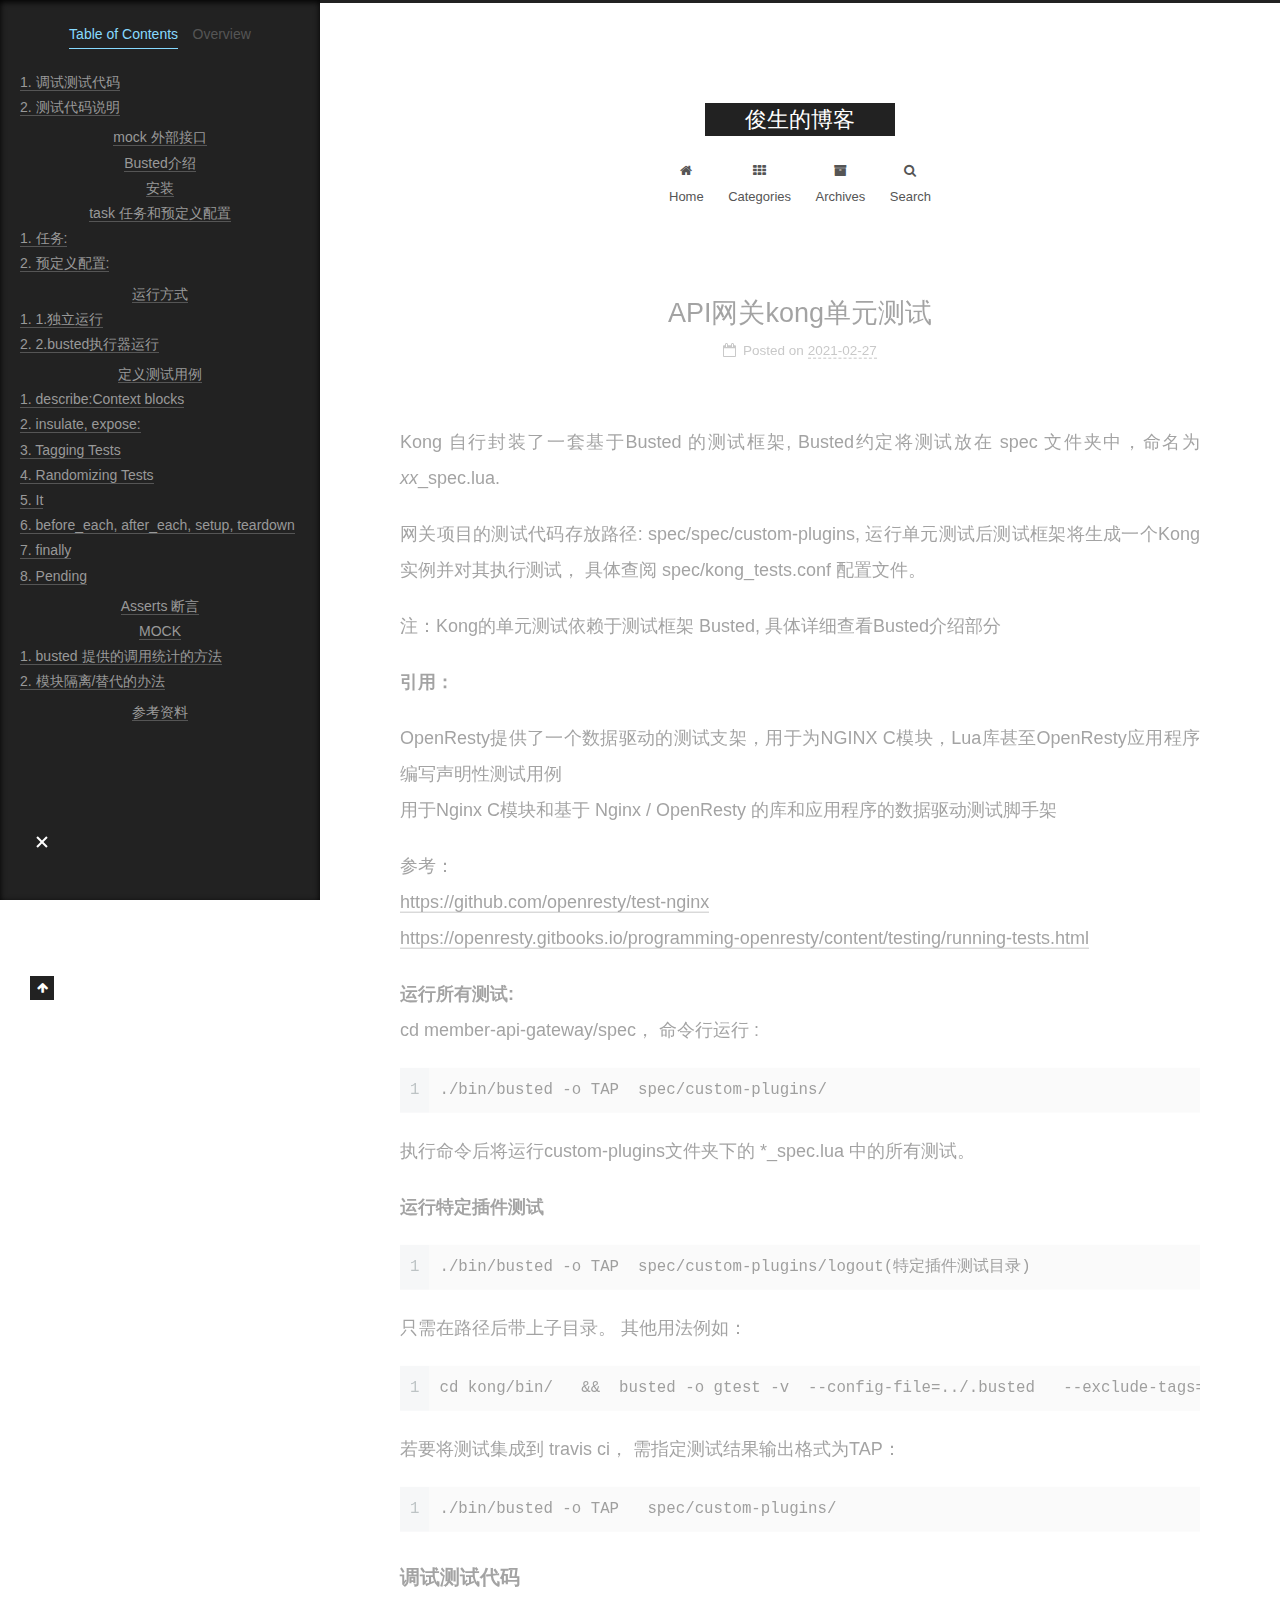
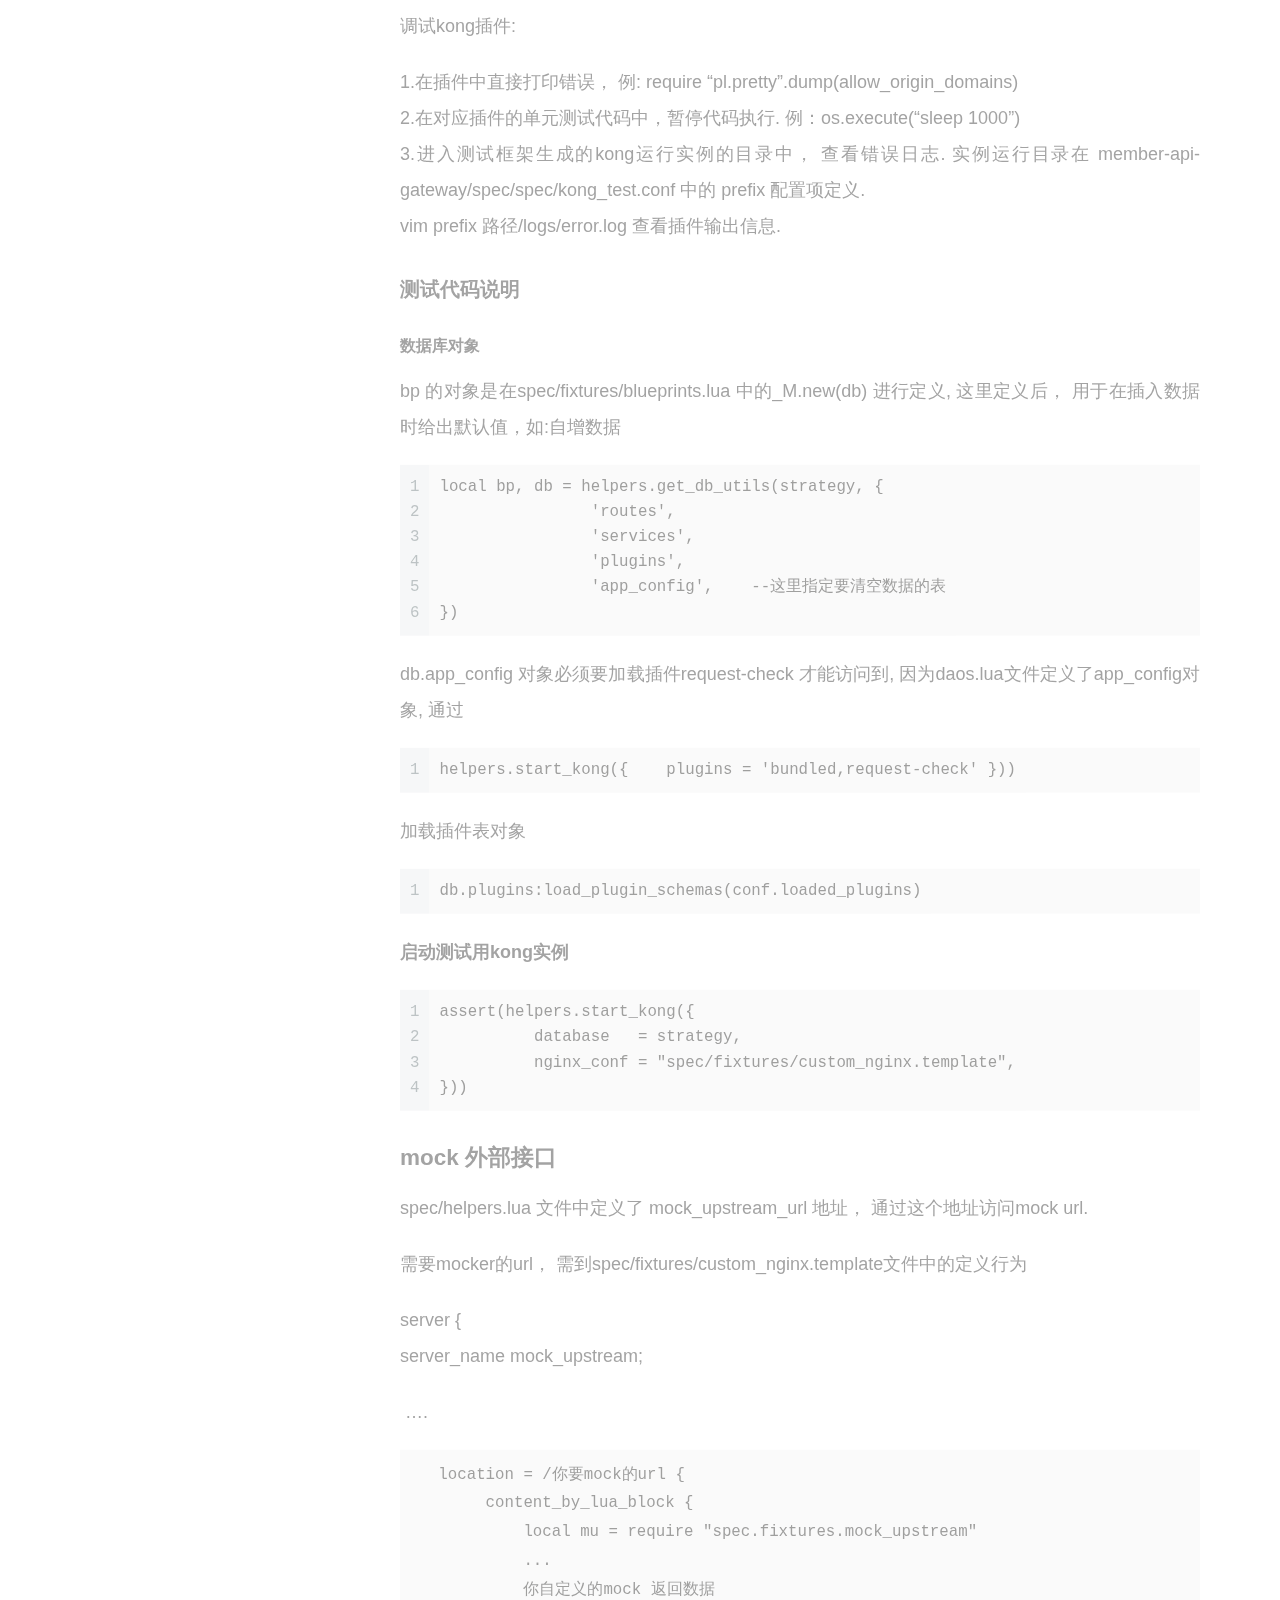
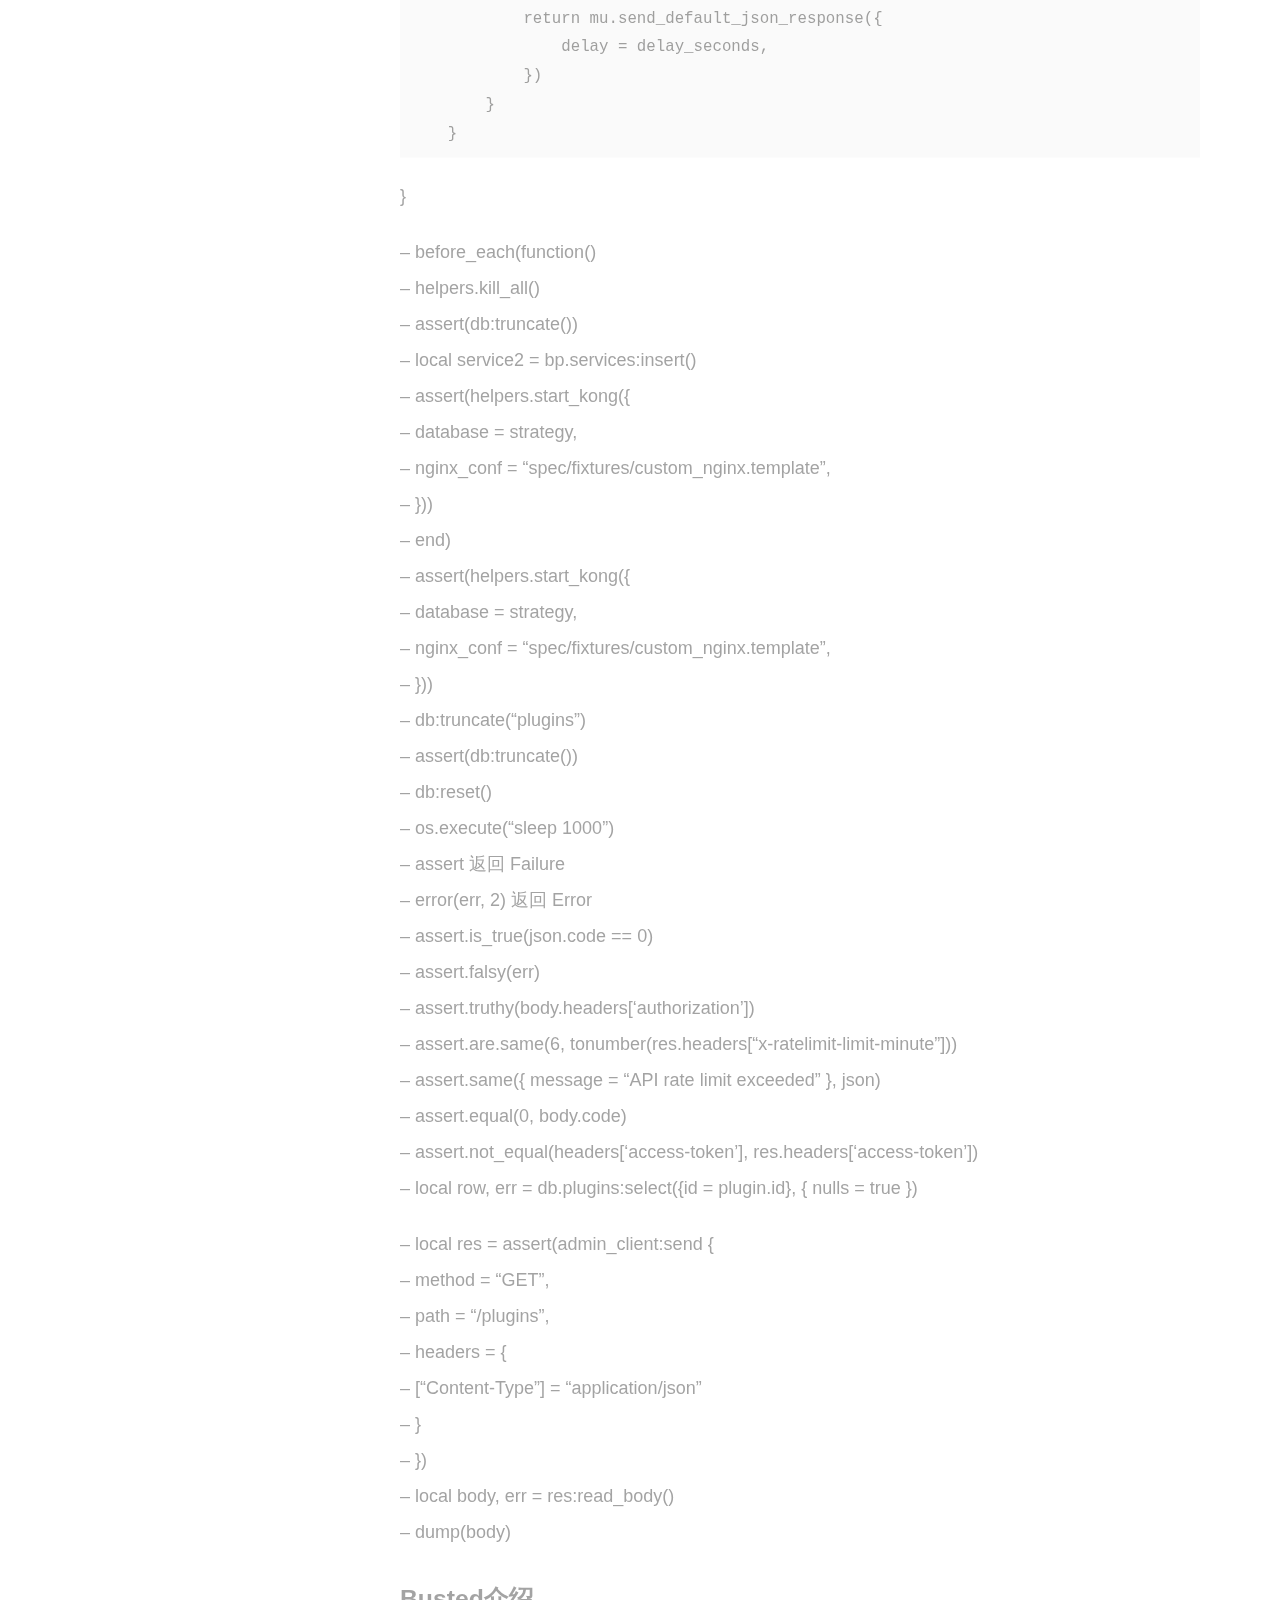
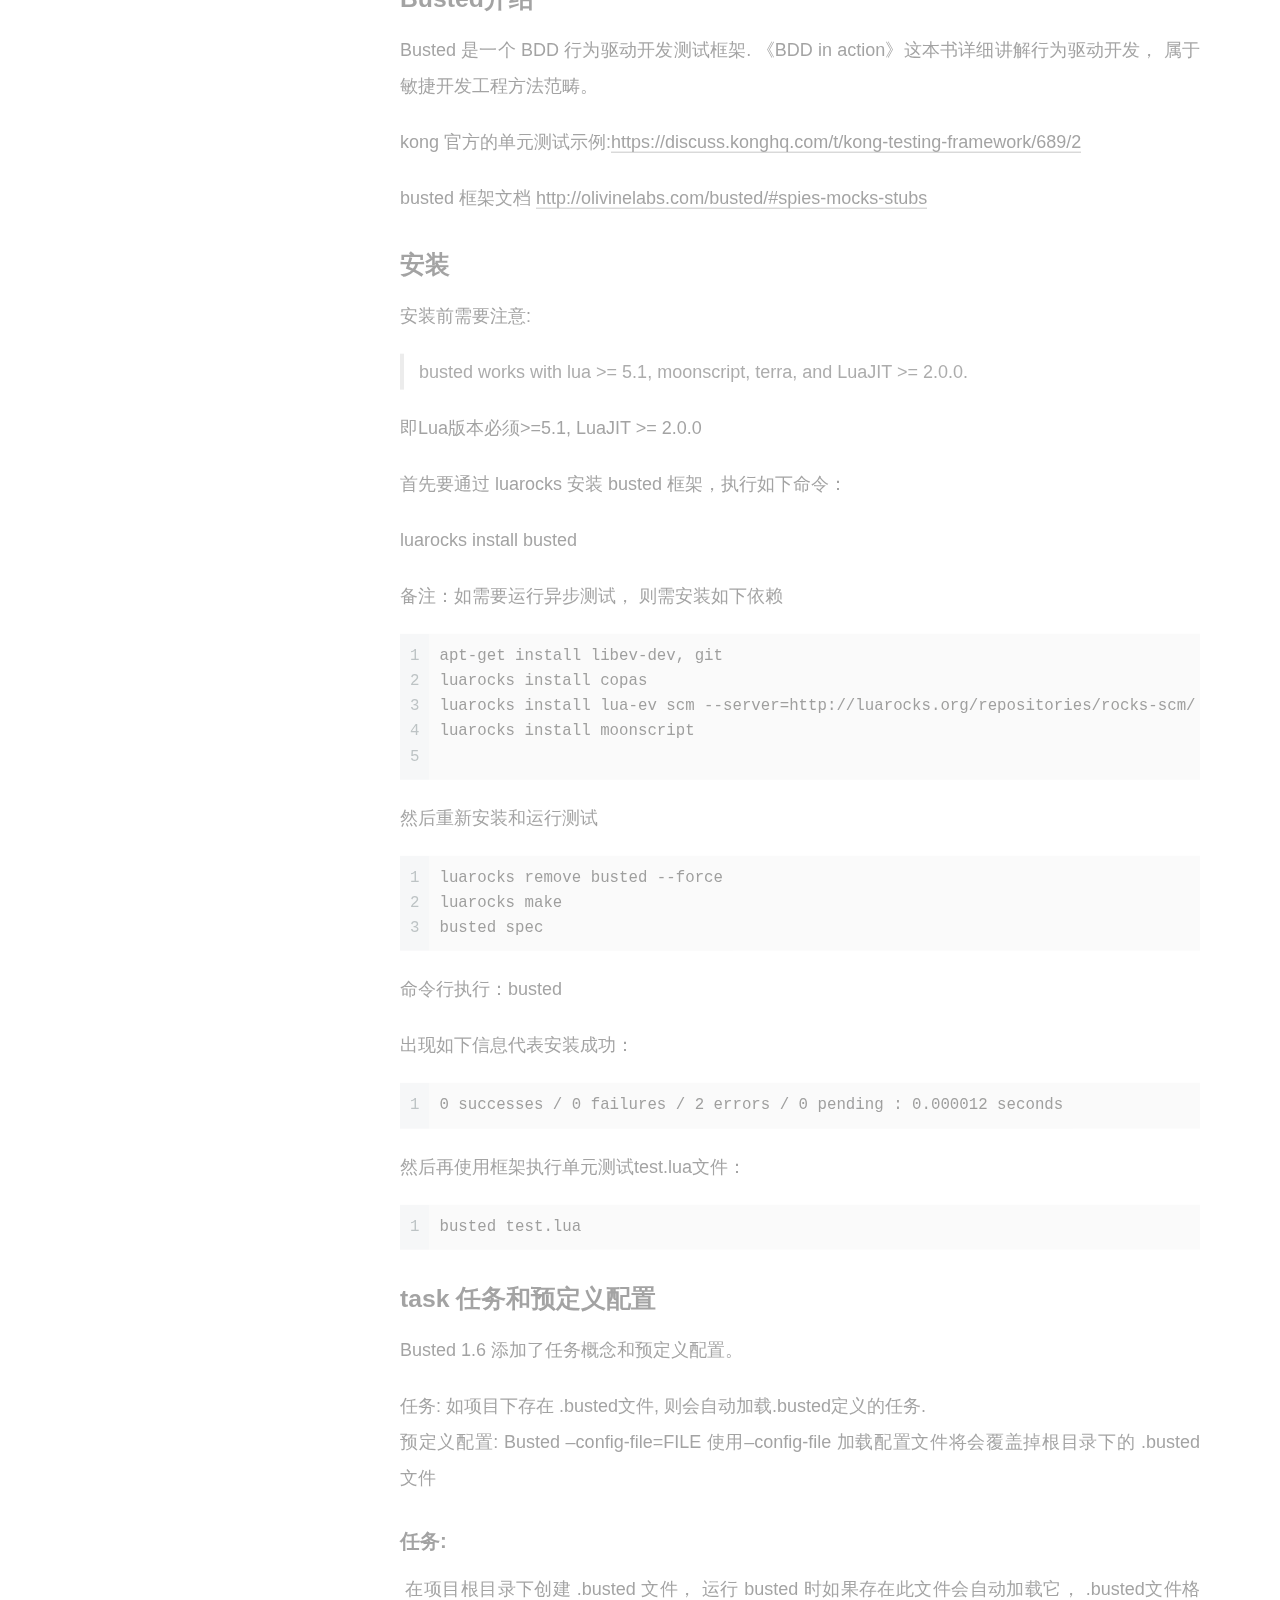
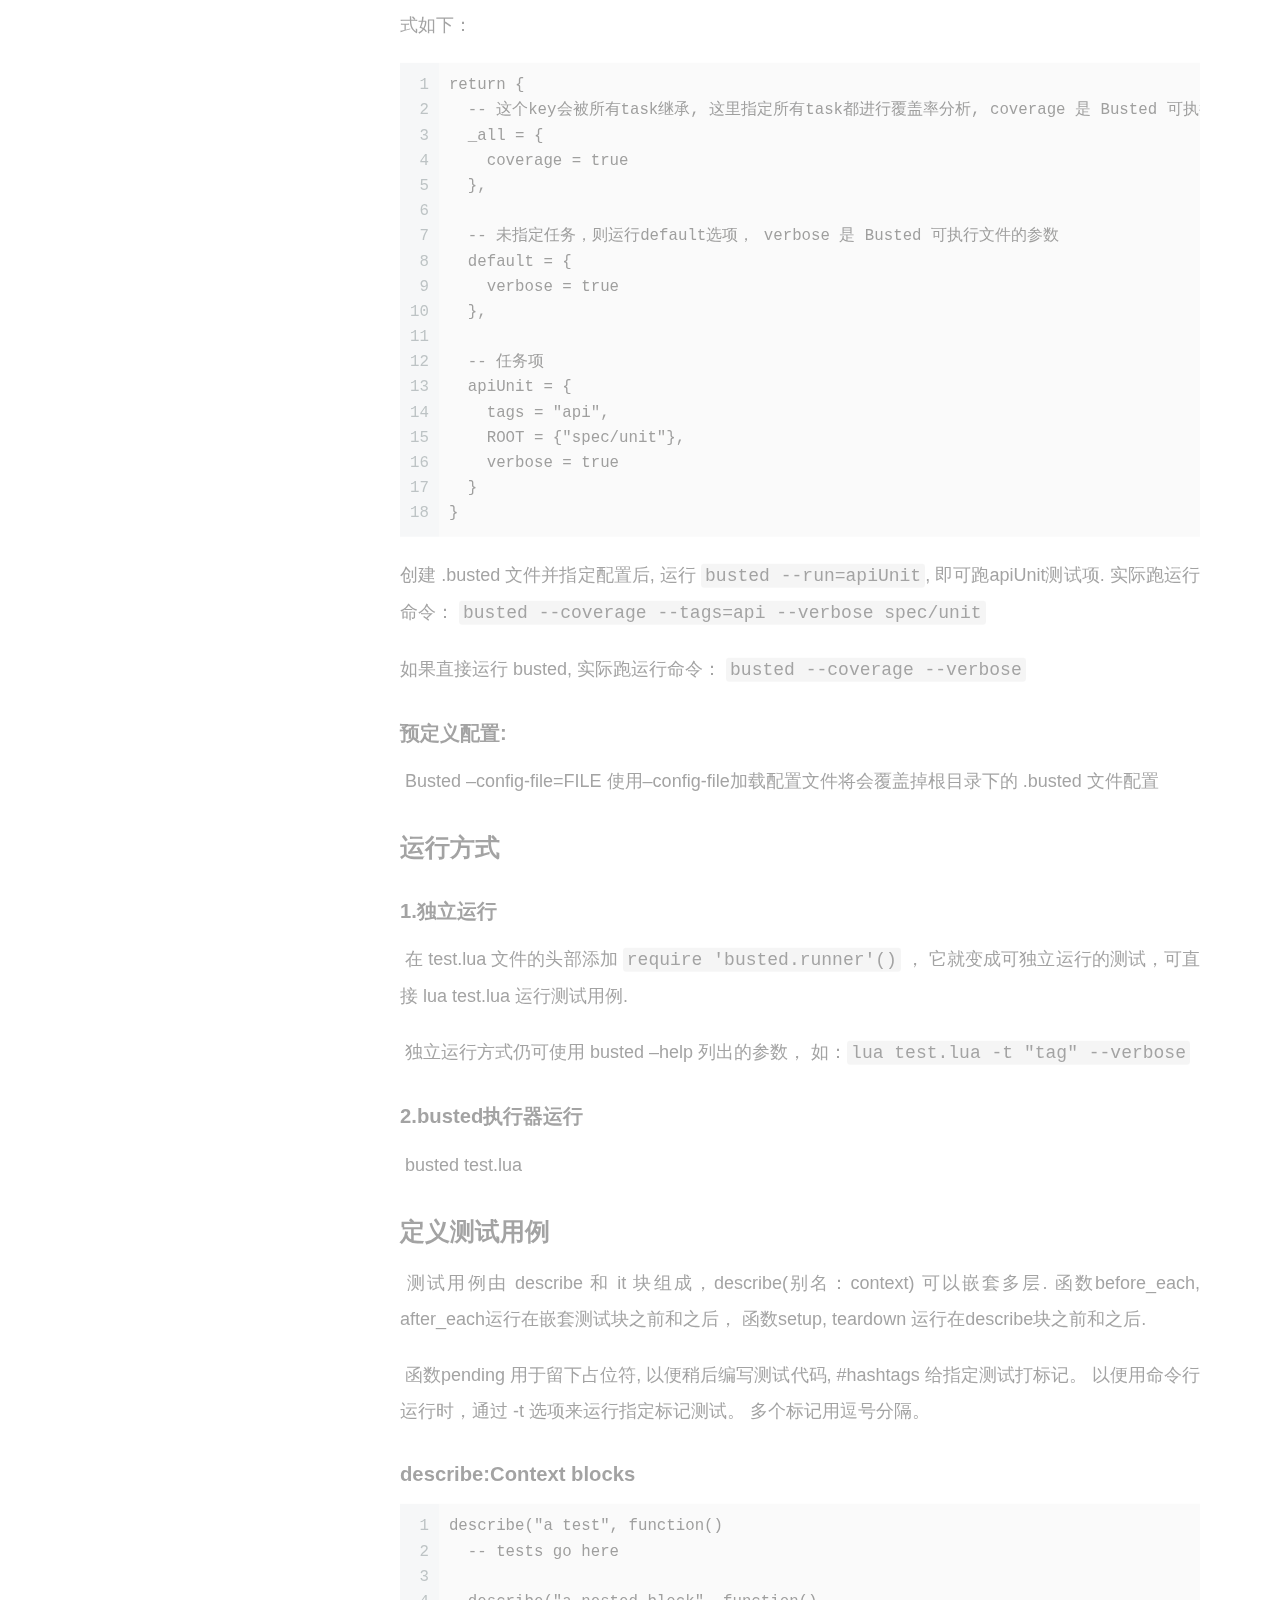
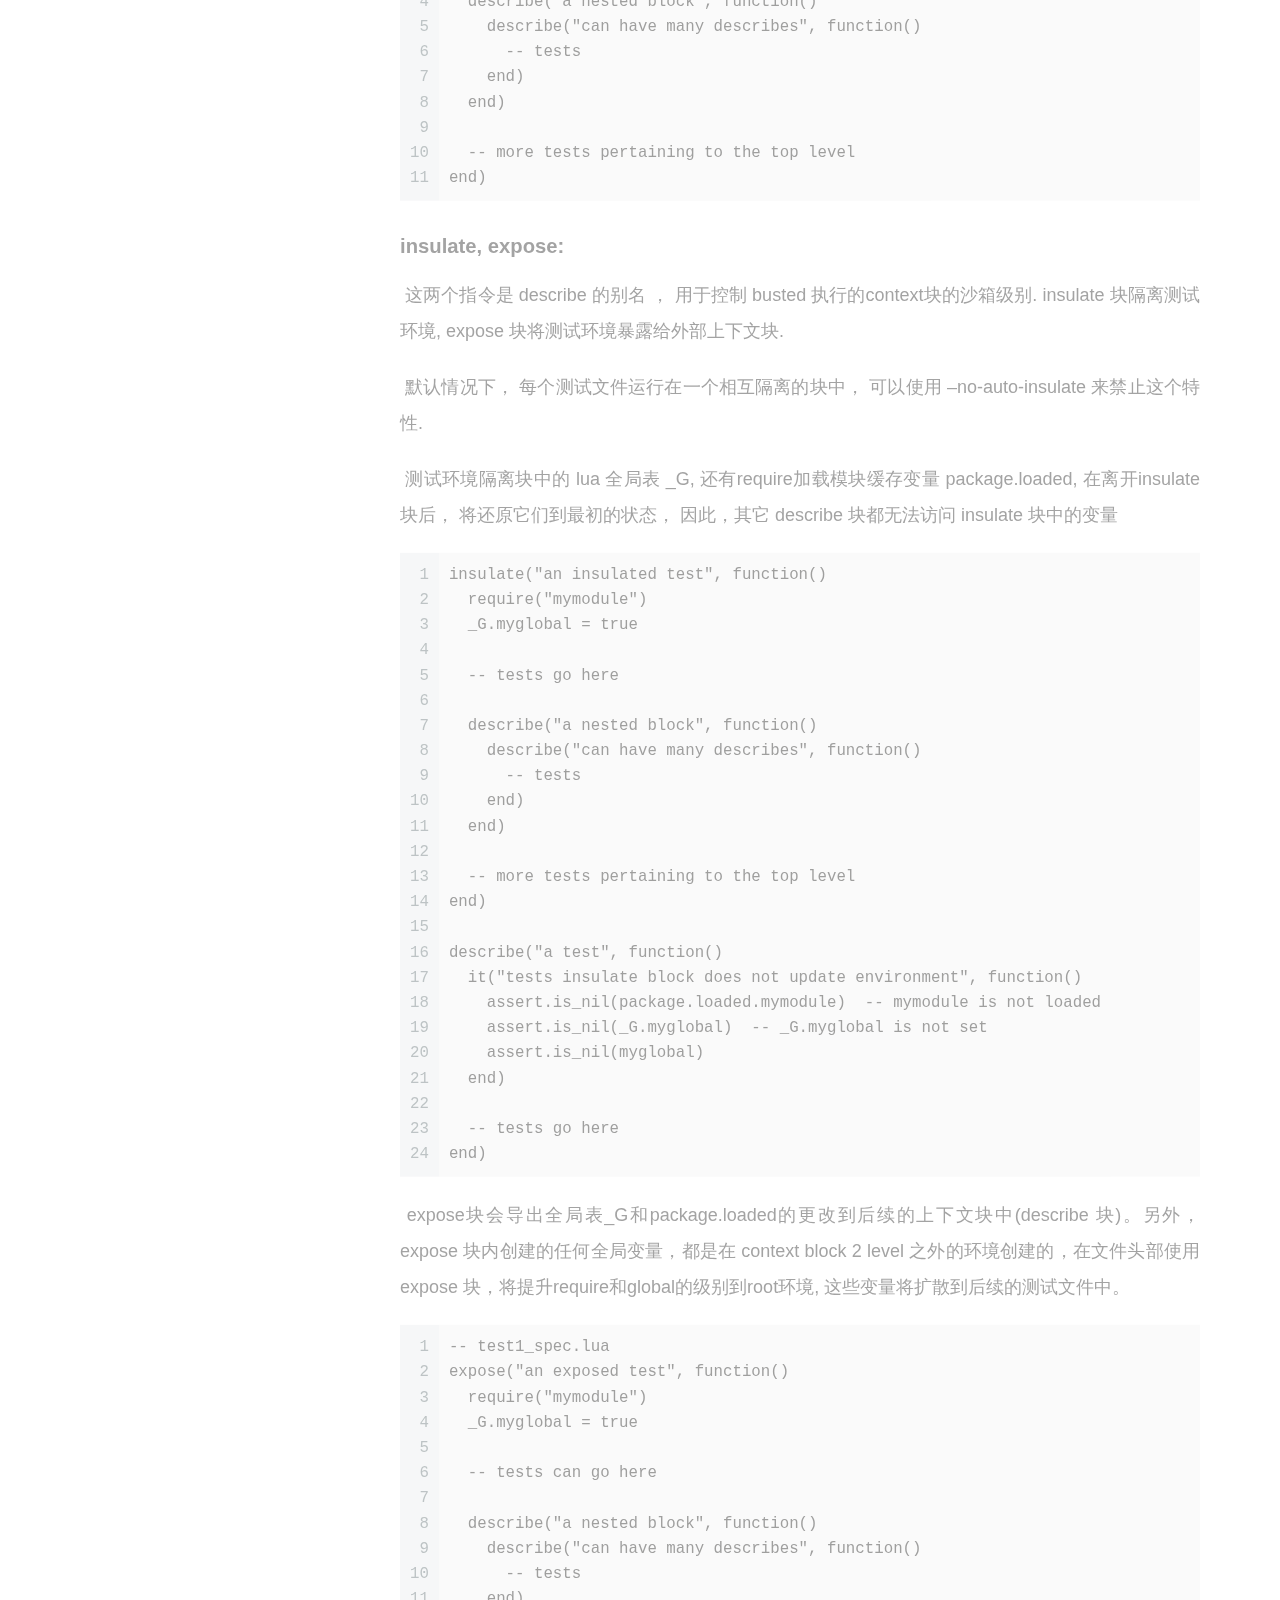
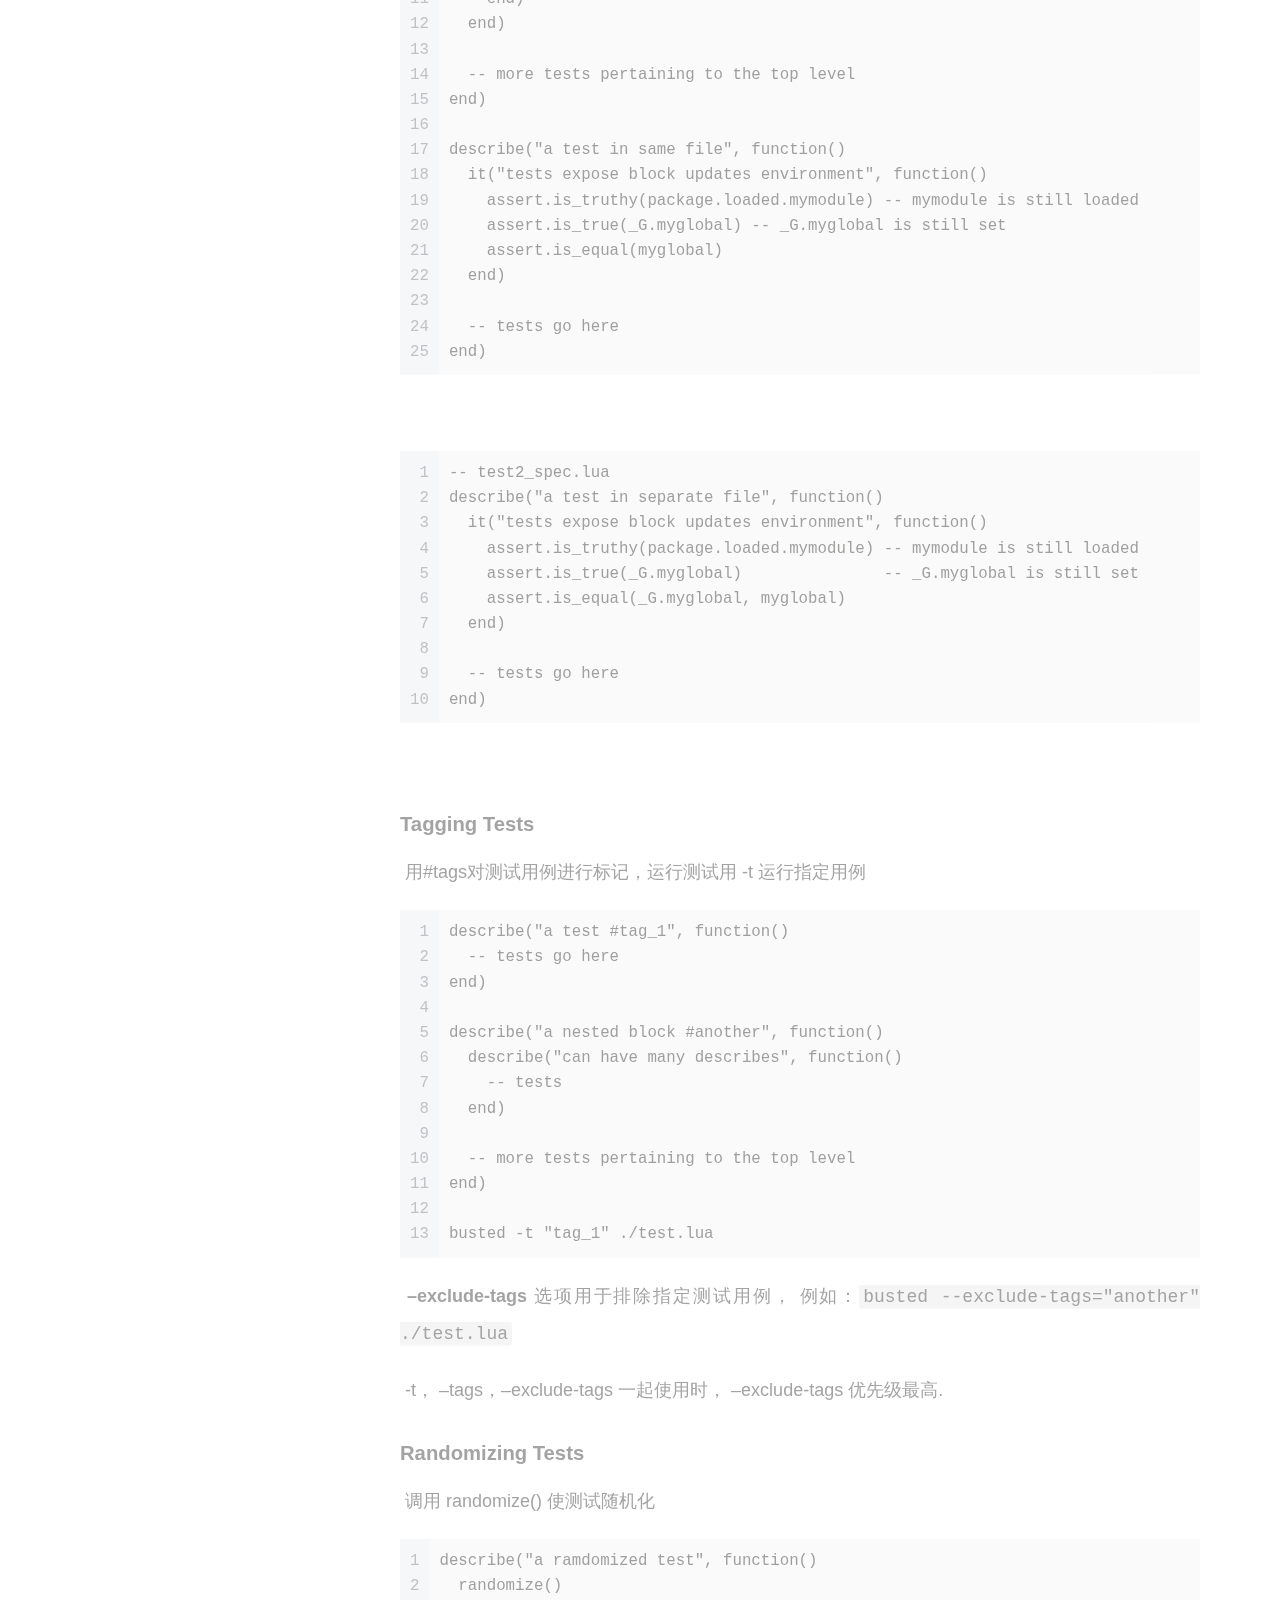
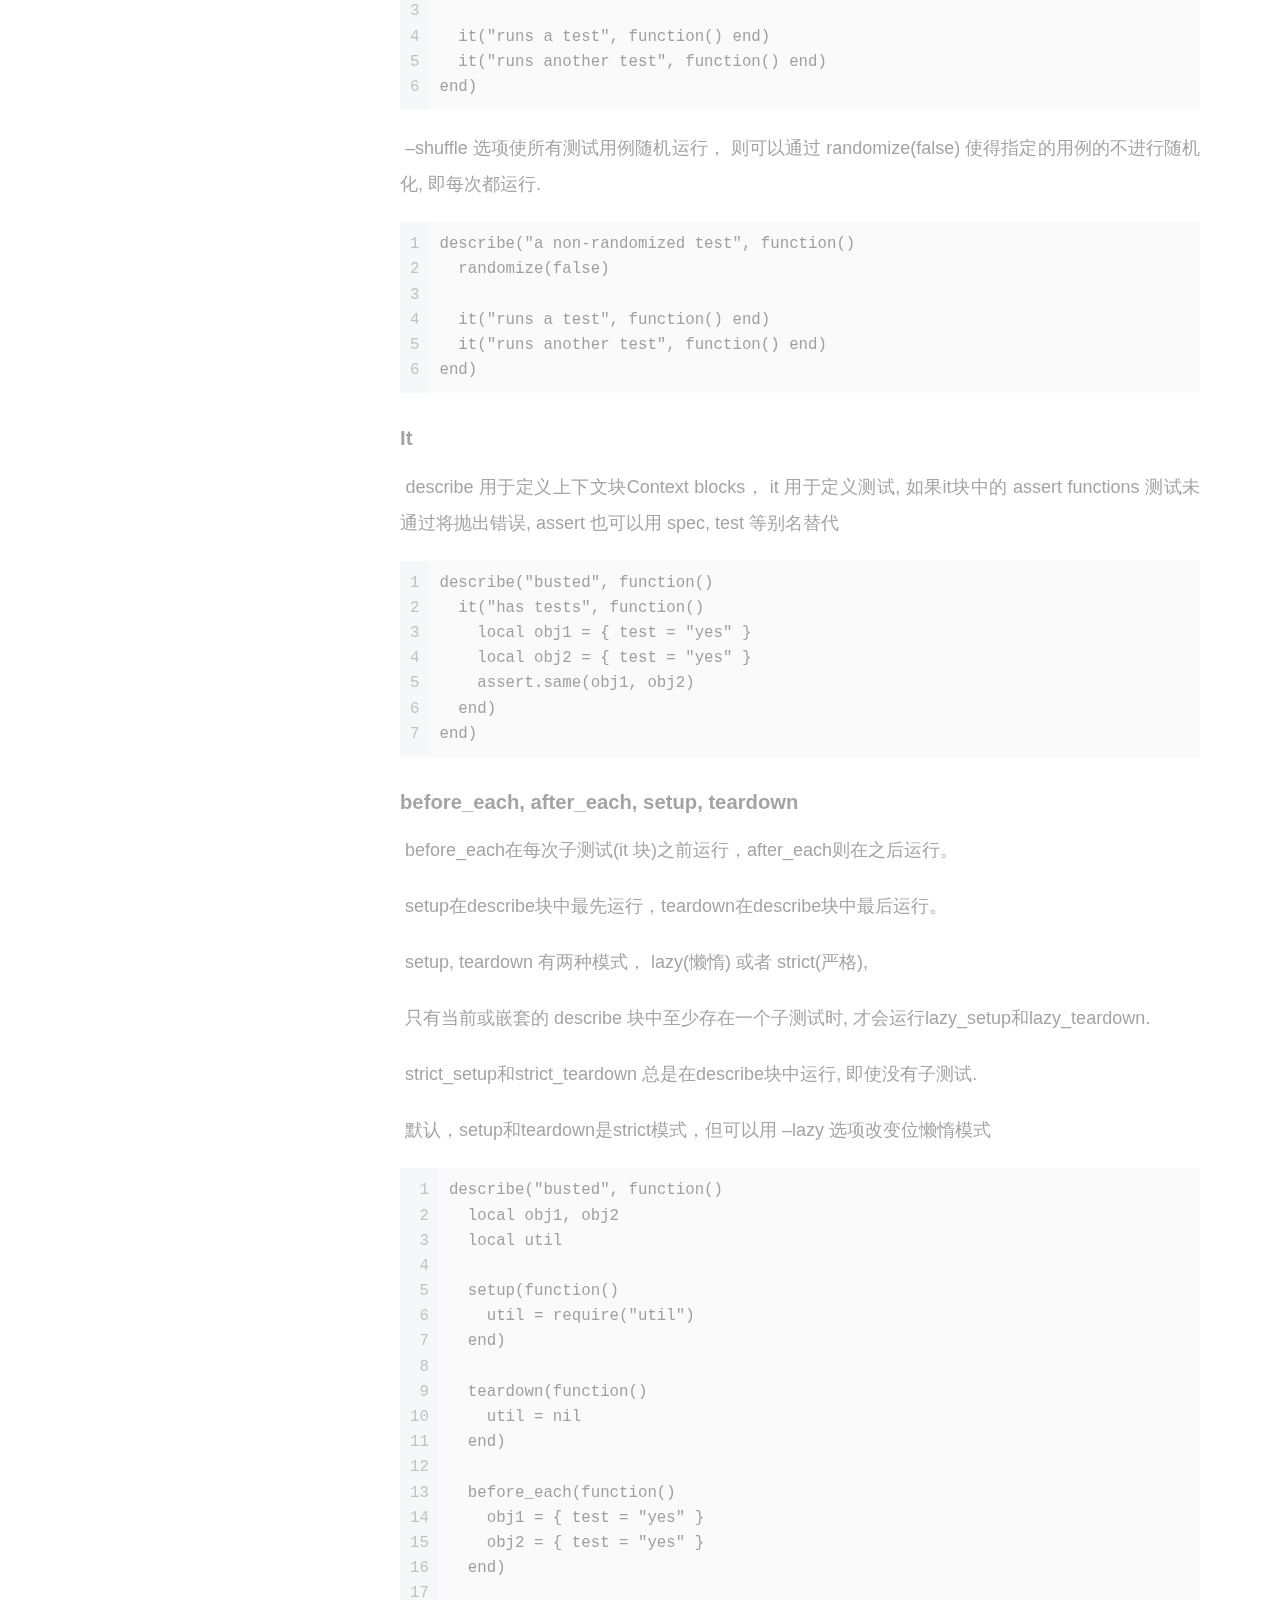
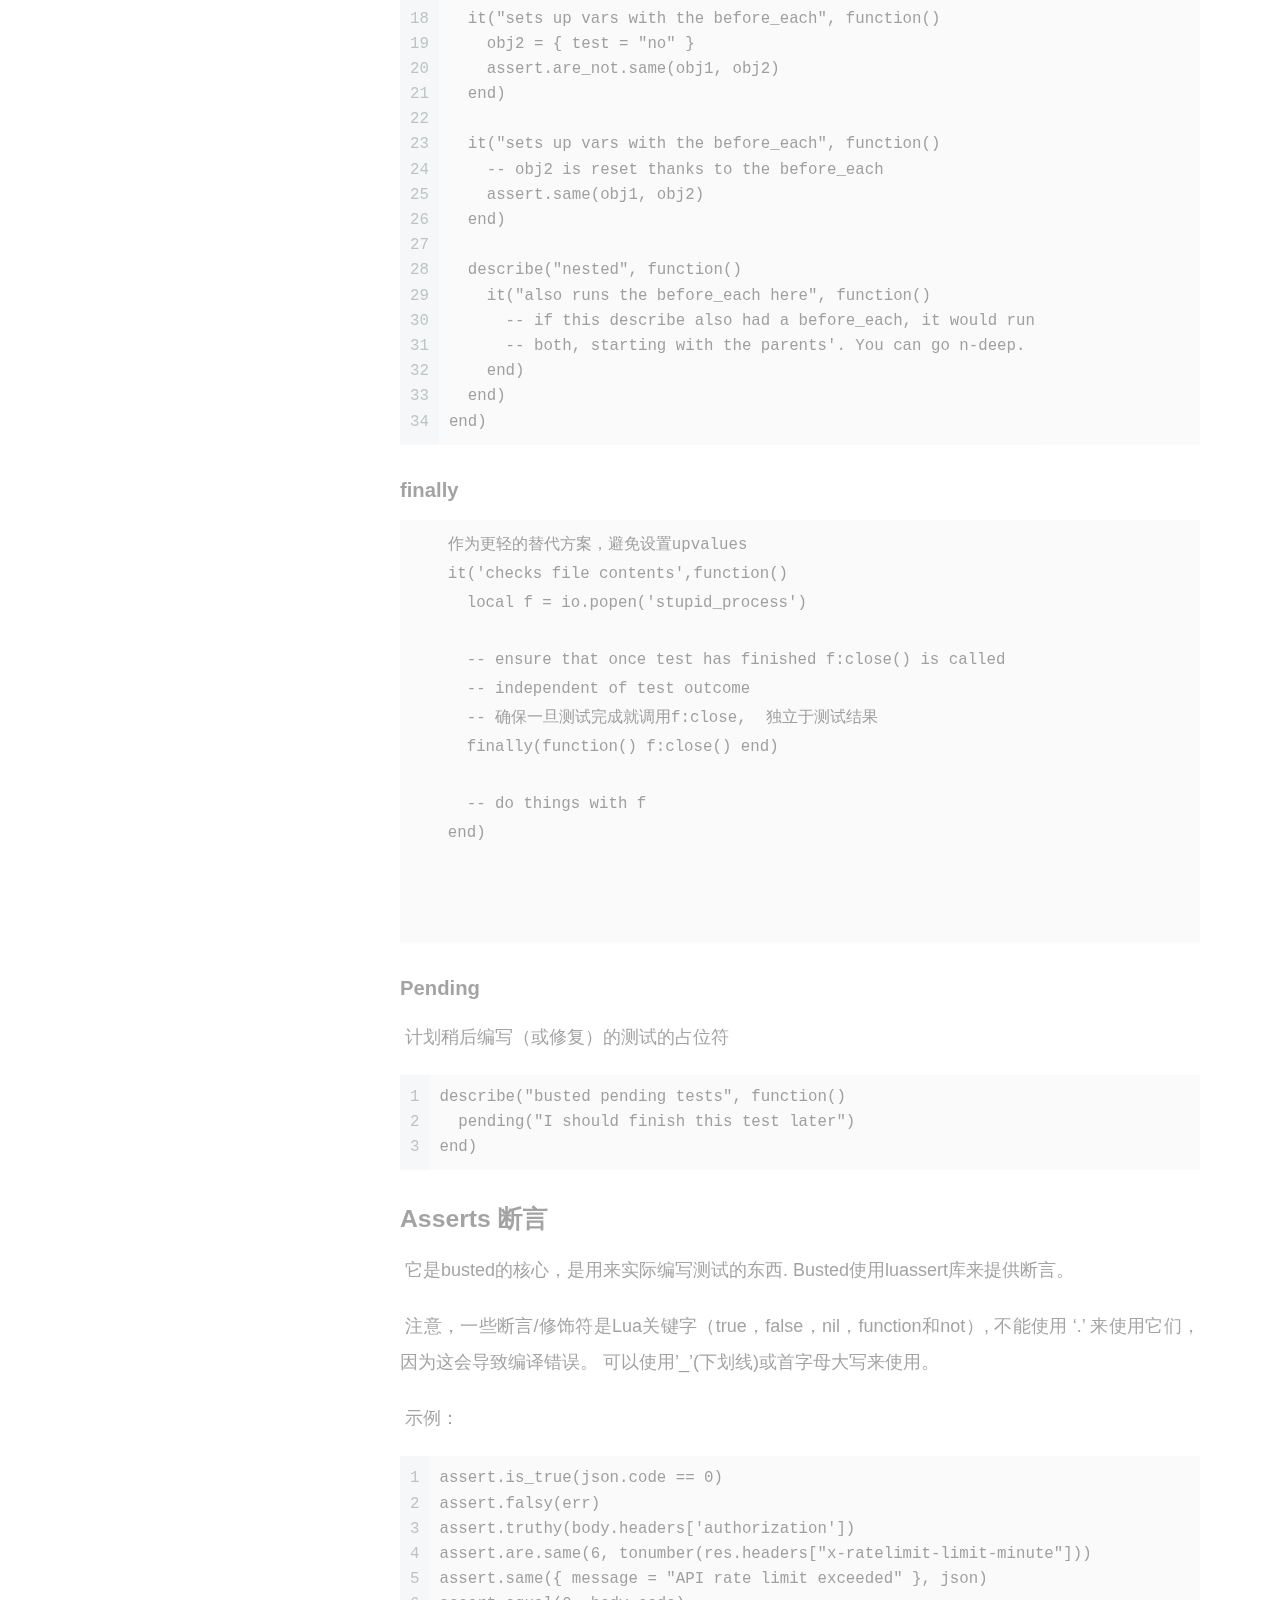
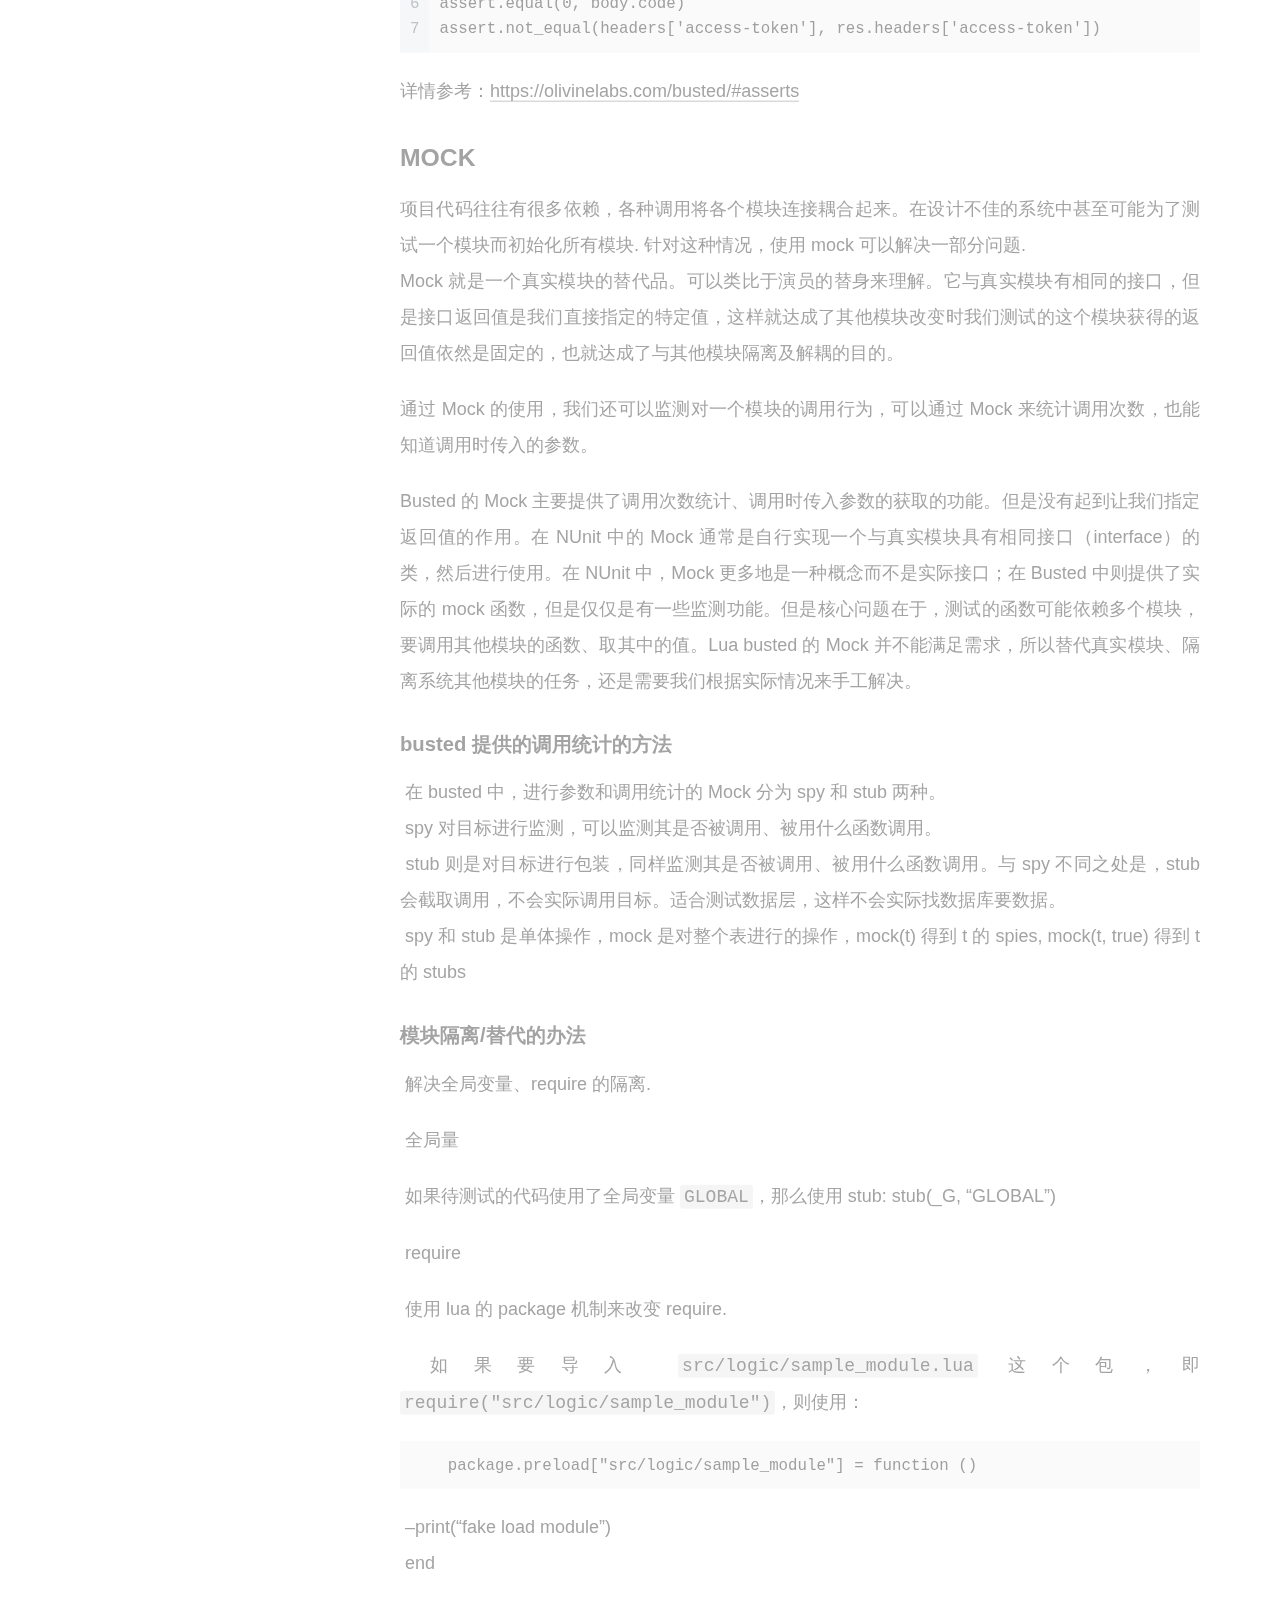
<file: 2021/02/27/busted/index.html>
<!DOCTYPE html>
<html lang="en">
<head>
  <meta charset="UTF-8">
<meta name="viewport" content="width=device-width, initial-scale=1, maximum-scale=2">
<meta name="theme-color" content="#222">
<meta name="generator" content="Hexo 5.4.0">
  <link rel="apple-touch-icon" sizes="180x180" href="/images/apple-touch-icon-next.png">
  <link rel="icon" type="image/png" sizes="32x32" href="/images/favicon-32x32-next.png">
  <link rel="icon" type="image/png" sizes="16x16" href="/images/favicon-16x16-next.png">
  <link rel="mask-icon" href="/images/logo.svg" color="#222">

<link rel="stylesheet" href="/css/main.css">


<link rel="stylesheet" href="/lib/font-awesome/css/font-awesome.min.css">

<script id="hexo-configurations">
    var NexT = window.NexT || {};
    var CONFIG = {"hostname":"june-son.github.io","root":"/","scheme":"Muse","version":"7.8.0","exturl":false,"sidebar":{"position":"left","display":"post","padding":18,"offset":12,"onmobile":false},"copycode":{"enable":false,"show_result":false,"style":null},"back2top":{"enable":true,"sidebar":false,"scrollpercent":false},"bookmark":{"enable":false,"color":"#222","save":"auto"},"fancybox":false,"mediumzoom":false,"lazyload":false,"pangu":false,"comments":{"style":"tabs","active":null,"storage":true,"lazyload":false,"nav":null},"algolia":{"hits":{"per_page":10},"labels":{"input_placeholder":"Search for Posts","hits_empty":"We didn't find any results for the search: ${query}","hits_stats":"${hits} results found in ${time} ms"}},"localsearch":{"enable":true,"trigger":"auto","top_n_per_article":1,"unescape":false,"preload":false},"motion":{"enable":true,"async":false,"transition":{"post_block":"fadeIn","post_header":"slideDownIn","post_body":"slideDownIn","coll_header":"slideLeftIn","sidebar":"slideUpIn"}},"path":"search.xml"};
  </script>

  <meta name="description" content="Kong 自行封装了一套基于Busted 的测试框架,   Busted约定将测试放在 spec 文件夹中，命名为 xx_spec.lua. 网关项目的测试代码存放路径: spec&#x2F;spec&#x2F;custom-plugins,  运行单元测试后测试框架将生成一个Kong实例并对其执行测试， 具体查阅 spec&#x2F;kong_tests.conf 配置文件。   注：Kong的单元测试依赖于测试框架 Bus">
<meta property="og:type" content="article">
<meta property="og:title" content="API网关kong单元测试">
<meta property="og:url" content="https://june-son.github.io/2021/02/27/busted/index.html">
<meta property="og:site_name" content="俊生的博客">
<meta property="og:description" content="Kong 自行封装了一套基于Busted 的测试框架,   Busted约定将测试放在 spec 文件夹中，命名为 xx_spec.lua. 网关项目的测试代码存放路径: spec&#x2F;spec&#x2F;custom-plugins,  运行单元测试后测试框架将生成一个Kong实例并对其执行测试， 具体查阅 spec&#x2F;kong_tests.conf 配置文件。   注：Kong的单元测试依赖于测试框架 Bus">
<meta property="og:locale" content="en_US">
<meta property="article:published_time" content="2021-02-27T07:30:20.936Z">
<meta property="article:modified_time" content="2021-02-27T07:30:20.936Z">
<meta property="article:author" content="juneson">
<meta name="twitter:card" content="summary">

<link rel="canonical" href="https://june-son.github.io/2021/02/27/busted/">


<script id="page-configurations">
  // https://hexo.io/docs/variables.html
  CONFIG.page = {
    sidebar: "",
    isHome : false,
    isPost : true,
    lang   : 'en'
  };
</script>

  <title>API网关kong单元测试 | 俊生的博客</title>
  






  <noscript>
  <style>
  .use-motion .brand,
  .use-motion .menu-item,
  .sidebar-inner,
  .use-motion .post-block,
  .use-motion .pagination,
  .use-motion .comments,
  .use-motion .post-header,
  .use-motion .post-body,
  .use-motion .collection-header { opacity: initial; }

  .use-motion .site-title,
  .use-motion .site-subtitle {
    opacity: initial;
    top: initial;
  }

  .use-motion .logo-line-before i { left: initial; }
  .use-motion .logo-line-after i { right: initial; }
  </style>
</noscript>

</head>

<body itemscope itemtype="http://schema.org/WebPage">
  <div class="container use-motion">
    <div class="headband"></div>

    <header class="header" itemscope itemtype="http://schema.org/WPHeader">
      <div class="header-inner"><div class="site-brand-container">
  <div class="site-nav-toggle">
    <div class="toggle" aria-label="Toggle navigation bar">
      <span class="toggle-line toggle-line-first"></span>
      <span class="toggle-line toggle-line-middle"></span>
      <span class="toggle-line toggle-line-last"></span>
    </div>
  </div>

  <div class="site-meta">

    <a href="/" class="brand" rel="start">
      <span class="logo-line-before"><i></i></span>
      <h1 class="site-title">俊生的博客</h1>
      <span class="logo-line-after"><i></i></span>
    </a>
  </div>

  <div class="site-nav-right">
    <div class="toggle popup-trigger">
        <i class="fa fa-search fa-fw fa-lg"></i>
    </div>
  </div>
</div>




<nav class="site-nav">
  <ul id="menu" class="menu">
        <li class="menu-item menu-item-home">

    <a href="/" rel="section"><i class="fa fa-fw fa-home"></i>Home</a>

  </li>
        <li class="menu-item menu-item-categories">

    <a href="/categories/" rel="section"><i class="fa fa-fw fa-th"></i>Categories</a>

  </li>
        <li class="menu-item menu-item-archives">

    <a href="/archives/" rel="section"><i class="fa fa-fw fa-archive"></i>Archives</a>

  </li>
      <li class="menu-item menu-item-search">
        <a role="button" class="popup-trigger"><i class="fa fa-search fa-fw"></i>Search
        </a>
      </li>
  </ul>
</nav>



  <div class="search-pop-overlay">
    <div class="popup search-popup">
        <div class="search-header">
  <span class="search-icon">
    <i class="fa fa-search"></i>
  </span>
  <div class="search-input-container">
    <input autocomplete="off" autocapitalize="off"
           placeholder="Searching..." spellcheck="false"
           type="search" class="search-input">
  </div>
  <span class="popup-btn-close">
    <i class="fa fa-times-circle"></i>
  </span>
</div>
<div id="search-result">
  <div id="no-result">
    <i class="fa fa-spinner fa-pulse fa-5x fa-fw"></i>
  </div>
</div>

    </div>
  </div>

</div>
    </header>

    
  <div class="back-to-top">
    <i class="fa fa-arrow-up"></i>
    <span>0%</span>
  </div>


    <main class="main">
      <div class="main-inner">
        <div class="content-wrap">
          

          <div class="content post posts-expand">
            

    
  
  
  <article itemscope itemtype="http://schema.org/Article" class="post-block" lang="en">
    <link itemprop="mainEntityOfPage" href="https://june-son.github.io/2021/02/27/busted/">

    <span hidden itemprop="author" itemscope itemtype="http://schema.org/Person">
      <meta itemprop="image" content="/images/avatar.gif">
      <meta itemprop="name" content="juneson">
      <meta itemprop="description" content="">
    </span>

    <span hidden itemprop="publisher" itemscope itemtype="http://schema.org/Organization">
      <meta itemprop="name" content="俊生的博客">
    </span>
      <header class="post-header">
        <h1 class="post-title" itemprop="name headline">
          API网关kong单元测试
        </h1>

        <div class="post-meta">
            <span class="post-meta-item">
              <span class="post-meta-item-icon">
                <i class="fa fa-calendar-o"></i>
              </span>
              <span class="post-meta-item-text">Posted on</span>

              <time title="Created: 2021-02-27 15:30:20" itemprop="dateCreated datePublished" datetime="2021-02-27T15:30:20+08:00">2021-02-27</time>
            </span>

          

        </div>
      </header>

    
    
    
    <div class="post-body" itemprop="articleBody">

      
        <p>Kong 自行封装了一套基于Busted 的测试框架,   Busted约定将测试放在 spec 文件夹中，命名为 <em>xx</em>_spec.lua.</p>
<p>网关项目的测试代码存放路径: spec/spec/custom-plugins,  运行单元测试后测试框架将生成一个Kong实例并对其执行测试， 具体查阅 spec/kong_tests.conf 配置文件。  </p>
<p>注：Kong的单元测试依赖于测试框架 Busted,  具体详细查看Busted介绍部分</p>
<span id="more"></span>

<p><strong>引用：</strong></p>
<p>OpenResty提供了一个数据驱动的测试支架，用于为NGINX C模块，Lua库甚至OpenResty应用程序编写声明性测试用例<br>用于Nginx C模块和基于 Nginx / OpenResty 的库和应用程序的数据驱动测试脚手架 </p>
<p>参考：<br><a target="_blank" rel="noopener" href="https://github.com/openresty/test-nginx">https://github.com/openresty/test-nginx</a><br><a target="_blank" rel="noopener" href="https://openresty.gitbooks.io/programming-openresty/content/testing/running-tests.html">https://openresty.gitbooks.io/programming-openresty/content/testing/running-tests.html</a></p>
<p><strong>运行所有测试:</strong><br>cd member-api-gateway/spec， 命令行运行 :</p>
<figure class="highlight plain"><table><tr><td class="gutter"><pre><span class="line">1</span><br></pre></td><td class="code"><pre><span class="line">.&#x2F;bin&#x2F;busted -o TAP  spec&#x2F;custom-plugins&#x2F;</span><br></pre></td></tr></table></figure>

<p>执行命令后将运行custom-plugins文件夹下的 *_spec.lua 中的所有测试。   </p>
<p><strong>运行特定插件测试</strong></p>
<figure class="highlight plain"><table><tr><td class="gutter"><pre><span class="line">1</span><br></pre></td><td class="code"><pre><span class="line">.&#x2F;bin&#x2F;busted -o TAP  spec&#x2F;custom-plugins&#x2F;logout(特定插件测试目录)</span><br></pre></td></tr></table></figure>

<p>只需在路径后带上子目录。  其他用法例如：</p>
<figure class="highlight plain"><table><tr><td class="gutter"><pre><span class="line">1</span><br></pre></td><td class="code"><pre><span class="line">cd kong&#x2F;bin&#x2F;   &amp;&amp;  busted -o gtest -v  --config-file&#x3D;..&#x2F;.busted   --exclude-tags&#x3D;flaky,ipv6,cassandra,off   </span><br></pre></td></tr></table></figure>

<p>若要将测试集成到 travis ci， 需指定测试结果输出格式为TAP： </p>
<figure class="highlight plain"><table><tr><td class="gutter"><pre><span class="line">1</span><br></pre></td><td class="code"><pre><span class="line">.&#x2F;bin&#x2F;busted -o TAP   spec&#x2F;custom-plugins&#x2F;</span><br></pre></td></tr></table></figure>




<h4 id="调试测试代码"><a href="#调试测试代码" class="headerlink" title="调试测试代码"></a>调试测试代码</h4><p>调试kong插件:</p>
<p>1.在插件中直接打印错误， 例: require “pl.pretty”.dump(allow_origin_domains)<br>2.在对应插件的单元测试代码中，暂停代码执行. 例：os.execute(“sleep 1000”)<br>3.进入测试框架生成的kong运行实例的目录中， 查看错误日志.  实例运行目录在 member-api-gateway/spec/spec/kong_test.conf 中的 prefix 配置项定义.<br>    vim  prefix 路径/logs/error.log 查看插件输出信息.</p>
<h4 id="测试代码说明"><a href="#测试代码说明" class="headerlink" title="测试代码说明"></a>测试代码说明</h4><h6 id="数据库对象"><a href="#数据库对象" class="headerlink" title="数据库对象"></a>数据库对象</h6><p>bp 的对象是在spec/fixtures/blueprints.lua 中的_M.new(db) 进行定义, 这里定义后， 用于在插入数据时给出默认值，如:自增数据</p>
<figure class="highlight plain"><table><tr><td class="gutter"><pre><span class="line">1</span><br><span class="line">2</span><br><span class="line">3</span><br><span class="line">4</span><br><span class="line">5</span><br><span class="line">6</span><br></pre></td><td class="code"><pre><span class="line">local bp, db &#x3D; helpers.get_db_utils(strategy, &#123;</span><br><span class="line">                &#39;routes&#39;,</span><br><span class="line">                &#39;services&#39;,</span><br><span class="line">                &#39;plugins&#39;,</span><br><span class="line">                &#39;app_config&#39;,    --这里指定要清空数据的表</span><br><span class="line">&#125;)</span><br></pre></td></tr></table></figure>

<p>db.app_config 对象必须要加载插件request-check 才能访问到, 因为daos.lua文件定义了app_config对象, 通过 </p>
<figure class="highlight plain"><table><tr><td class="gutter"><pre><span class="line">1</span><br></pre></td><td class="code"><pre><span class="line">helpers.start_kong(&#123;    plugins &#x3D; &#39;bundled,request-check&#39; &#125;))</span><br></pre></td></tr></table></figure>

<p> 加载插件表对象</p>
<figure class="highlight plain"><table><tr><td class="gutter"><pre><span class="line">1</span><br></pre></td><td class="code"><pre><span class="line">db.plugins:load_plugin_schemas(conf.loaded_plugins)</span><br></pre></td></tr></table></figure>



<p><strong>启动测试用kong实例</strong></p>
<figure class="highlight plain"><table><tr><td class="gutter"><pre><span class="line">1</span><br><span class="line">2</span><br><span class="line">3</span><br><span class="line">4</span><br></pre></td><td class="code"><pre><span class="line">assert(helpers.start_kong(&#123;</span><br><span class="line">          database   &#x3D; strategy,</span><br><span class="line">          nginx_conf &#x3D; &quot;spec&#x2F;fixtures&#x2F;custom_nginx.template&quot;,</span><br><span class="line">&#125;))</span><br></pre></td></tr></table></figure>





<h3 id="mock-外部接口"><a href="#mock-外部接口" class="headerlink" title="mock 外部接口"></a>mock 外部接口</h3><p>spec/helpers.lua 文件中定义了 mock_upstream_url 地址， 通过这个地址访问mock url.</p>
<p>需要mocker的url， 需到spec/fixtures/custom_nginx.template文件中的定义行为</p>
<p>server {<br>        server_name mock_upstream;</p>
<p>​        ….</p>
<pre><code>   location = /你要mock的url &#123;
        content_by_lua_block &#123;
            local mu = require &quot;spec.fixtures.mock_upstream&quot;
            ...
            你自定义的mock 返回数据
            return mu.send_default_json_response(&#123;
                delay = delay_seconds,
            &#125;)
        &#125;
    &#125;
</code></pre>
<p>}</p>
<p>–        before_each(function()<br>–            helpers.kill_all()<br>–            assert(db:truncate())<br>–            local service2 = bp.services:insert()<br>–            assert(helpers.start_kong({<br>–              database   = strategy,<br>–              nginx_conf = “spec/fixtures/custom_nginx.template”,<br>–            }))<br>–        end)<br>–    assert(helpers.start_kong({<br>–              database   = strategy,<br>–              nginx_conf = “spec/fixtures/custom_nginx.template”,<br>–            }))<br>–        db:truncate(“plugins”)<br>–        assert(db:truncate())<br>–        db:reset()<br>–        os.execute(“sleep 1000”)<br>–        assert 返回 Failure<br>–        error(err, 2) 返回 Error<br>–        assert.is_true(json.code == 0)<br>–        assert.falsy(err)<br>–        assert.truthy(body.headers[‘authorization’])<br>–        assert.are.same(6, tonumber(res.headers[“x-ratelimit-limit-minute”]))<br>–        assert.same({ message = “API rate limit exceeded” }, json)<br>–        assert.equal(0, body.code)<br>–        assert.not_equal(headers[‘access-token’], res.headers[‘access-token’])<br>–        local row, err = db.plugins:select({id = plugin.id}, { nulls = true })</p>
<p>–        local res = assert(admin_client:send {<br>        –            method  = “GET”,<br>        –            path    = “/plugins”,<br>        –            headers = {<br>        –              [“Content-Type”] = “application/json”<br>        –            }<br>        –        })<br>        –        local body, err = res:read_body()<br>        –        dump(body)</p>
<h2 id="Busted介绍"><a href="#Busted介绍" class="headerlink" title="Busted介绍"></a>Busted介绍</h2><p>Busted 是一个 BDD 行为驱动开发测试框架.   《BDD in action》这本书详细讲解行为驱动开发， 属于敏捷开发工程方法范畴。</p>
<p>kong 官方的单元测试示例:<a target="_blank" rel="noopener" href="https://discuss.konghq.com/t/kong-testing-framework/689/2">https://discuss.konghq.com/t/kong-testing-framework/689/2</a></p>
<p>busted 框架文档 <a target="_blank" rel="noopener" href="http://olivinelabs.com/busted/#spies-mocks-stubs">http://olivinelabs.com/busted/#spies-mocks-stubs</a></p>
<h2 id="安装"><a href="#安装" class="headerlink" title="安装"></a>安装</h2><p>安装前需要注意:</p>
<blockquote>
<p>busted works with lua &gt;= 5.1, moonscript, terra, and LuaJIT &gt;= 2.0.0.</p>
</blockquote>
<p>即Lua版本必须&gt;=5.1, LuaJIT &gt;= 2.0.0</p>
<p>首先要通过 luarocks 安装 busted 框架，执行如下命令：</p>
<p>luarocks install busted</p>
<p>备注：如需要运行异步测试， 则需安装如下依赖</p>
<figure class="highlight plain"><table><tr><td class="gutter"><pre><span class="line">1</span><br><span class="line">2</span><br><span class="line">3</span><br><span class="line">4</span><br><span class="line">5</span><br></pre></td><td class="code"><pre><span class="line">apt-get install libev-dev, git</span><br><span class="line">luarocks install copas</span><br><span class="line">luarocks install lua-ev scm --server&#x3D;http:&#x2F;&#x2F;luarocks.org&#x2F;repositories&#x2F;rocks-scm&#x2F;</span><br><span class="line">luarocks install moonscript</span><br><span class="line"></span><br></pre></td></tr></table></figure>

<p>然后重新安装和运行测试</p>
<figure class="highlight plain"><table><tr><td class="gutter"><pre><span class="line">1</span><br><span class="line">2</span><br><span class="line">3</span><br></pre></td><td class="code"><pre><span class="line">luarocks remove busted --force</span><br><span class="line">luarocks make</span><br><span class="line">busted spec</span><br></pre></td></tr></table></figure>



<p>命令行执行：busted</p>
<p>出现如下信息代表安装成功：</p>
<figure class="highlight plain"><table><tr><td class="gutter"><pre><span class="line">1</span><br></pre></td><td class="code"><pre><span class="line">0 successes &#x2F; 0 failures &#x2F; 2 errors &#x2F; 0 pending : 0.000012 seconds</span><br></pre></td></tr></table></figure>

<p>然后再使用框架执行单元测试test.lua文件：</p>
<figure class="highlight plain"><table><tr><td class="gutter"><pre><span class="line">1</span><br></pre></td><td class="code"><pre><span class="line">busted test.lua</span><br></pre></td></tr></table></figure>





<h2 id="task-任务和预定义配置"><a href="#task-任务和预定义配置" class="headerlink" title="task 任务和预定义配置"></a>task 任务和预定义配置</h2><p>Busted 1.6  添加了任务概念和预定义配置。</p>
<p>任务: 如项目下存在 .busted文件, 则会自动加载.busted定义的任务.<br>预定义配置: Busted –config-file=FILE 使用–config-file 加载配置文件将会覆盖掉根目录下的 .busted 文件 </p>
<h4 id="任务"><a href="#任务" class="headerlink" title="任务:"></a>任务:</h4><p>​    在项目根目录下创建 .busted 文件， 运行 busted 时如果存在此文件会自动加载它， .busted文件格式如下：</p>
<figure class="highlight plain"><table><tr><td class="gutter"><pre><span class="line">1</span><br><span class="line">2</span><br><span class="line">3</span><br><span class="line">4</span><br><span class="line">5</span><br><span class="line">6</span><br><span class="line">7</span><br><span class="line">8</span><br><span class="line">9</span><br><span class="line">10</span><br><span class="line">11</span><br><span class="line">12</span><br><span class="line">13</span><br><span class="line">14</span><br><span class="line">15</span><br><span class="line">16</span><br><span class="line">17</span><br><span class="line">18</span><br></pre></td><td class="code"><pre><span class="line">return &#123;</span><br><span class="line">  -- 这个key会被所有task继承, 这里指定所有task都进行覆盖率分析, coverage 是 Busted 可执行文件的参数, 你可以添加 busted --help 列出的参数</span><br><span class="line">  _all &#x3D; &#123;</span><br><span class="line">    coverage &#x3D; true</span><br><span class="line">  &#125;,</span><br><span class="line"></span><br><span class="line">  -- 未指定任务，则运行default选项， verbose 是 Busted 可执行文件的参数</span><br><span class="line">  default &#x3D; &#123;</span><br><span class="line">    verbose &#x3D; true</span><br><span class="line">  &#125;,</span><br><span class="line"></span><br><span class="line">  -- 任务项</span><br><span class="line">  apiUnit &#x3D; &#123;</span><br><span class="line">    tags &#x3D; &quot;api&quot;,</span><br><span class="line">    ROOT &#x3D; &#123;&quot;spec&#x2F;unit&quot;&#125;,</span><br><span class="line">    verbose &#x3D; true</span><br><span class="line">  &#125;</span><br><span class="line">&#125; </span><br></pre></td></tr></table></figure>

<p>创建 .busted 文件并指定配置后,  运行 <code>busted --run=apiUnit</code>,  即可跑apiUnit测试项.   实际跑运行命令： <code>busted --coverage --tags=api --verbose spec/unit</code></p>
<p>如果直接运行 busted, 实际跑运行命令： <code>busted --coverage --verbose</code></p>
<h4 id="预定义配置"><a href="#预定义配置" class="headerlink" title="预定义配置:"></a>预定义配置:</h4><p>​    Busted –config-file=FILE 使用–config-file加载配置文件将会覆盖掉根目录下的 .busted 文件配置</p>
<h2 id="运行方式"><a href="#运行方式" class="headerlink" title="运行方式"></a>运行方式</h2><h4 id="1-独立运行"><a href="#1-独立运行" class="headerlink" title="1.独立运行"></a>1.独立运行</h4><p>​            在 test.lua 文件的头部添加 <code>require &#39;busted.runner&#39;()</code> ，  它就变成可独立运行的测试，可直接 lua test.lua  运行测试用例.</p>
<p>​             独立运行方式仍可使用  busted –help 列出的参数， 如：<code>lua test.lua -t &quot;tag&quot; --verbose</code></p>
<h4 id="2-busted执行器运行"><a href="#2-busted执行器运行" class="headerlink" title="2.busted执行器运行"></a>2.busted执行器运行</h4><p>​            busted test.lua</p>
<h2 id="定义测试用例"><a href="#定义测试用例" class="headerlink" title="定义测试用例"></a>定义测试用例</h2><p>​    测试用例由 describe 和 it 块组成，describe(别名：context) 可以嵌套多层.  函数before_each, after_each运行在嵌套测试块之前和之后， 函数setup, teardown 运行在describe块之前和之后.</p>
<p>​    函数pending 用于留下占位符, 以便稍后编写测试代码,  #hashtags 给指定测试打标记。 以便用命令行运行时，通过 -t 选项来运行指定标记测试。 多个标记用逗号分隔。</p>
<h4 id="describe-Context-blocks"><a href="#describe-Context-blocks" class="headerlink" title="describe:Context blocks"></a>describe:Context blocks</h4><figure class="highlight plain"><table><tr><td class="gutter"><pre><span class="line">1</span><br><span class="line">2</span><br><span class="line">3</span><br><span class="line">4</span><br><span class="line">5</span><br><span class="line">6</span><br><span class="line">7</span><br><span class="line">8</span><br><span class="line">9</span><br><span class="line">10</span><br><span class="line">11</span><br></pre></td><td class="code"><pre><span class="line">describe(&quot;a test&quot;, function()</span><br><span class="line">  -- tests go here</span><br><span class="line"></span><br><span class="line">  describe(&quot;a nested block&quot;, function()</span><br><span class="line">    describe(&quot;can have many describes&quot;, function()</span><br><span class="line">      -- tests</span><br><span class="line">    end)</span><br><span class="line">  end)</span><br><span class="line"></span><br><span class="line">  -- more tests pertaining to the top level</span><br><span class="line">end)</span><br></pre></td></tr></table></figure>

<h4 id="insulate-expose"><a href="#insulate-expose" class="headerlink" title="insulate,  expose:"></a>insulate,  expose:</h4><p>​        这两个指令是 describe 的别名 ， 用于控制 busted 执行的context块的沙箱级别.  insulate 块隔离测试环境, expose 块将测试环境暴露给外部上下文块.  </p>
<p>​                默认情况下， 每个测试文件运行在一个相互隔离的块中， 可以使用 –no-auto-insulate 来禁止这个特性.</p>
<p>​        测试环境隔离块中的 lua 全局表 _G, 还有require加载模块缓存变量 package.loaded, 在离开insulate块后， 将还原它们到最初的状态， 因此，其它 describe 块都无法访问 insulate 块中的变量</p>
<figure class="highlight plain"><table><tr><td class="gutter"><pre><span class="line">1</span><br><span class="line">2</span><br><span class="line">3</span><br><span class="line">4</span><br><span class="line">5</span><br><span class="line">6</span><br><span class="line">7</span><br><span class="line">8</span><br><span class="line">9</span><br><span class="line">10</span><br><span class="line">11</span><br><span class="line">12</span><br><span class="line">13</span><br><span class="line">14</span><br><span class="line">15</span><br><span class="line">16</span><br><span class="line">17</span><br><span class="line">18</span><br><span class="line">19</span><br><span class="line">20</span><br><span class="line">21</span><br><span class="line">22</span><br><span class="line">23</span><br><span class="line">24</span><br></pre></td><td class="code"><pre><span class="line">insulate(&quot;an insulated test&quot;, function()</span><br><span class="line">  require(&quot;mymodule&quot;)</span><br><span class="line">  _G.myglobal &#x3D; true</span><br><span class="line"></span><br><span class="line">  -- tests go here</span><br><span class="line"></span><br><span class="line">  describe(&quot;a nested block&quot;, function()</span><br><span class="line">    describe(&quot;can have many describes&quot;, function()</span><br><span class="line">      -- tests</span><br><span class="line">    end)</span><br><span class="line">  end)</span><br><span class="line"></span><br><span class="line">  -- more tests pertaining to the top level</span><br><span class="line">end)</span><br><span class="line"></span><br><span class="line">describe(&quot;a test&quot;, function()</span><br><span class="line">  it(&quot;tests insulate block does not update environment&quot;, function()</span><br><span class="line">    assert.is_nil(package.loaded.mymodule)  -- mymodule is not loaded</span><br><span class="line">    assert.is_nil(_G.myglobal)  -- _G.myglobal is not set</span><br><span class="line">    assert.is_nil(myglobal)</span><br><span class="line">  end)</span><br><span class="line"></span><br><span class="line">  -- tests go here</span><br><span class="line">end)</span><br></pre></td></tr></table></figure>

<p>​        expose块会导出全局表_G和package.loaded的更改到后续的上下文块中(describe 块)。另外，expose 块内创建的任何全局变量，都是在 context block 2 level 之外的环境创建的，在文件头部使用expose 块，将提升require和global的级别到root环境,  这些变量将扩散到后续的测试文件中。</p>
<figure class="highlight plain"><table><tr><td class="gutter"><pre><span class="line">1</span><br><span class="line">2</span><br><span class="line">3</span><br><span class="line">4</span><br><span class="line">5</span><br><span class="line">6</span><br><span class="line">7</span><br><span class="line">8</span><br><span class="line">9</span><br><span class="line">10</span><br><span class="line">11</span><br><span class="line">12</span><br><span class="line">13</span><br><span class="line">14</span><br><span class="line">15</span><br><span class="line">16</span><br><span class="line">17</span><br><span class="line">18</span><br><span class="line">19</span><br><span class="line">20</span><br><span class="line">21</span><br><span class="line">22</span><br><span class="line">23</span><br><span class="line">24</span><br><span class="line">25</span><br></pre></td><td class="code"><pre><span class="line">-- test1_spec.lua</span><br><span class="line">expose(&quot;an exposed test&quot;, function()</span><br><span class="line">  require(&quot;mymodule&quot;)</span><br><span class="line">  _G.myglobal &#x3D; true</span><br><span class="line"></span><br><span class="line">  -- tests can go here</span><br><span class="line"></span><br><span class="line">  describe(&quot;a nested block&quot;, function()</span><br><span class="line">    describe(&quot;can have many describes&quot;, function()</span><br><span class="line">      -- tests</span><br><span class="line">    end)</span><br><span class="line">  end)</span><br><span class="line"></span><br><span class="line">  -- more tests pertaining to the top level</span><br><span class="line">end)</span><br><span class="line"></span><br><span class="line">describe(&quot;a test in same file&quot;, function()</span><br><span class="line">  it(&quot;tests expose block updates environment&quot;, function()</span><br><span class="line">    assert.is_truthy(package.loaded.mymodule) -- mymodule is still loaded</span><br><span class="line">    assert.is_true(_G.myglobal) -- _G.myglobal is still set</span><br><span class="line">    assert.is_equal(myglobal)</span><br><span class="line">  end)</span><br><span class="line"></span><br><span class="line">  -- tests go here</span><br><span class="line">end)</span><br></pre></td></tr></table></figure>

<p>​        </p>
<figure class="highlight plain"><table><tr><td class="gutter"><pre><span class="line">1</span><br><span class="line">2</span><br><span class="line">3</span><br><span class="line">4</span><br><span class="line">5</span><br><span class="line">6</span><br><span class="line">7</span><br><span class="line">8</span><br><span class="line">9</span><br><span class="line">10</span><br></pre></td><td class="code"><pre><span class="line">-- test2_spec.lua</span><br><span class="line">describe(&quot;a test in separate file&quot;, function()</span><br><span class="line">  it(&quot;tests expose block updates environment&quot;, function()</span><br><span class="line">    assert.is_truthy(package.loaded.mymodule) -- mymodule is still loaded</span><br><span class="line">    assert.is_true(_G.myglobal)               -- _G.myglobal is still set</span><br><span class="line">    assert.is_equal(_G.myglobal, myglobal)</span><br><span class="line">  end)</span><br><span class="line"></span><br><span class="line">  -- tests go here</span><br><span class="line">end)</span><br></pre></td></tr></table></figure>

<p>​    </p>
<h4 id="Tagging-Tests"><a href="#Tagging-Tests" class="headerlink" title="Tagging Tests"></a>Tagging Tests</h4><p>​        用#tags对测试用例进行标记，运行测试用 -t 运行指定用例</p>
<figure class="highlight plain"><table><tr><td class="gutter"><pre><span class="line">1</span><br><span class="line">2</span><br><span class="line">3</span><br><span class="line">4</span><br><span class="line">5</span><br><span class="line">6</span><br><span class="line">7</span><br><span class="line">8</span><br><span class="line">9</span><br><span class="line">10</span><br><span class="line">11</span><br><span class="line">12</span><br><span class="line">13</span><br></pre></td><td class="code"><pre><span class="line">describe(&quot;a test #tag_1&quot;, function()</span><br><span class="line">  -- tests go here</span><br><span class="line">end)</span><br><span class="line"></span><br><span class="line">describe(&quot;a nested block #another&quot;, function()</span><br><span class="line">  describe(&quot;can have many describes&quot;, function()</span><br><span class="line">    -- tests</span><br><span class="line">  end)</span><br><span class="line"></span><br><span class="line">  -- more tests pertaining to the top level</span><br><span class="line">end)</span><br><span class="line"></span><br><span class="line">busted -t &quot;tag_1&quot; .&#x2F;test.lua</span><br></pre></td></tr></table></figure>

<p>​        <strong>–exclude-tags</strong> 选项用于排除指定测试用例， 例如：<code>busted --exclude-tags=&quot;another&quot; ./test.lua</code></p>
<p>​        -t， –tags，–exclude-tags 一起使用时，  –exclude-tags 优先级最高.</p>
<h4 id="Randomizing-Tests"><a href="#Randomizing-Tests" class="headerlink" title="Randomizing Tests"></a>Randomizing Tests</h4><p>​        调用 randomize() 使测试随机化</p>
<figure class="highlight plain"><table><tr><td class="gutter"><pre><span class="line">1</span><br><span class="line">2</span><br><span class="line">3</span><br><span class="line">4</span><br><span class="line">5</span><br><span class="line">6</span><br></pre></td><td class="code"><pre><span class="line">describe(&quot;a ramdomized test&quot;, function()</span><br><span class="line">  randomize()</span><br><span class="line"></span><br><span class="line">  it(&quot;runs a test&quot;, function() end)</span><br><span class="line">  it(&quot;runs another test&quot;, function() end)</span><br><span class="line">end)</span><br></pre></td></tr></table></figure>

<p>​        –shuffle 选项使所有测试用例随机运行， 则可以通过 randomize(false)  使得指定的用例的不进行随机化, 即每次都运行.</p>
<figure class="highlight plain"><table><tr><td class="gutter"><pre><span class="line">1</span><br><span class="line">2</span><br><span class="line">3</span><br><span class="line">4</span><br><span class="line">5</span><br><span class="line">6</span><br></pre></td><td class="code"><pre><span class="line">describe(&quot;a non-randomized test&quot;, function()</span><br><span class="line">  randomize(false)</span><br><span class="line"></span><br><span class="line">  it(&quot;runs a test&quot;, function() end)</span><br><span class="line">  it(&quot;runs another test&quot;, function() end)</span><br><span class="line">end)</span><br></pre></td></tr></table></figure>
<h4 id="It"><a href="#It" class="headerlink" title="It"></a>It</h4><p>​        describe 用于定义上下文块Context blocks， it 用于定义测试, 如果it块中的 assert functions 测试未通过将抛出错误,  assert 也可以用 spec,  test 等别名替代        </p>
<figure class="highlight plain"><table><tr><td class="gutter"><pre><span class="line">1</span><br><span class="line">2</span><br><span class="line">3</span><br><span class="line">4</span><br><span class="line">5</span><br><span class="line">6</span><br><span class="line">7</span><br></pre></td><td class="code"><pre><span class="line">describe(&quot;busted&quot;, function()</span><br><span class="line">  it(&quot;has tests&quot;, function()</span><br><span class="line">    local obj1 &#x3D; &#123; test &#x3D; &quot;yes&quot; &#125;</span><br><span class="line">    local obj2 &#x3D; &#123; test &#x3D; &quot;yes&quot; &#125;</span><br><span class="line">    assert.same(obj1, obj2)</span><br><span class="line">  end)</span><br><span class="line">end)</span><br></pre></td></tr></table></figure>



<h4 id="before-each-after-each-setup-teardown"><a href="#before-each-after-each-setup-teardown" class="headerlink" title="before_each, after_each, setup, teardown"></a>before_each, after_each, setup, teardown</h4><p>​        before_each在每次子测试(it 块)之前运行，after_each则在之后运行。 </p>
<p>​                setup在describe块中最先运行，teardown在describe块中最后运行。</p>
<p>​        setup, teardown 有两种模式， lazy(懒惰) 或者 strict(严格),</p>
<p>​                只有当前或嵌套的 describe 块中至少存在一个子测试时, 才会运行lazy_setup和lazy_teardown.</p>
<p>​                strict_setup和strict_teardown 总是在describe块中运行, 即使没有子测试.</p>
<p>​        默认，setup和teardown是strict模式，但可以用 –lazy 选项改变位懒惰模式</p>
<figure class="highlight plain"><table><tr><td class="gutter"><pre><span class="line">1</span><br><span class="line">2</span><br><span class="line">3</span><br><span class="line">4</span><br><span class="line">5</span><br><span class="line">6</span><br><span class="line">7</span><br><span class="line">8</span><br><span class="line">9</span><br><span class="line">10</span><br><span class="line">11</span><br><span class="line">12</span><br><span class="line">13</span><br><span class="line">14</span><br><span class="line">15</span><br><span class="line">16</span><br><span class="line">17</span><br><span class="line">18</span><br><span class="line">19</span><br><span class="line">20</span><br><span class="line">21</span><br><span class="line">22</span><br><span class="line">23</span><br><span class="line">24</span><br><span class="line">25</span><br><span class="line">26</span><br><span class="line">27</span><br><span class="line">28</span><br><span class="line">29</span><br><span class="line">30</span><br><span class="line">31</span><br><span class="line">32</span><br><span class="line">33</span><br><span class="line">34</span><br></pre></td><td class="code"><pre><span class="line">describe(&quot;busted&quot;, function()</span><br><span class="line">  local obj1, obj2</span><br><span class="line">  local util</span><br><span class="line"></span><br><span class="line">  setup(function()</span><br><span class="line">    util &#x3D; require(&quot;util&quot;)</span><br><span class="line">  end)</span><br><span class="line"></span><br><span class="line">  teardown(function()</span><br><span class="line">    util &#x3D; nil</span><br><span class="line">  end)</span><br><span class="line"></span><br><span class="line">  before_each(function()</span><br><span class="line">    obj1 &#x3D; &#123; test &#x3D; &quot;yes&quot; &#125;</span><br><span class="line">    obj2 &#x3D; &#123; test &#x3D; &quot;yes&quot; &#125;</span><br><span class="line">  end)</span><br><span class="line"></span><br><span class="line">  it(&quot;sets up vars with the before_each&quot;, function()</span><br><span class="line">    obj2 &#x3D; &#123; test &#x3D; &quot;no&quot; &#125;</span><br><span class="line">    assert.are_not.same(obj1, obj2)</span><br><span class="line">  end)</span><br><span class="line"></span><br><span class="line">  it(&quot;sets up vars with the before_each&quot;, function()</span><br><span class="line">    -- obj2 is reset thanks to the before_each</span><br><span class="line">    assert.same(obj1, obj2)</span><br><span class="line">  end)</span><br><span class="line"></span><br><span class="line">  describe(&quot;nested&quot;, function()</span><br><span class="line">    it(&quot;also runs the before_each here&quot;, function()</span><br><span class="line">      -- if this describe also had a before_each, it would run</span><br><span class="line">      -- both, starting with the parents&#39;. You can go n-deep.</span><br><span class="line">    end)</span><br><span class="line">  end)</span><br><span class="line">end)</span><br></pre></td></tr></table></figure>

<h4 id="finally"><a href="#finally" class="headerlink" title="finally"></a>finally</h4><pre><code>    作为更轻的替代方案，避免设置upvalues
    it(&#39;checks file contents&#39;,function()
      local f = io.popen(&#39;stupid_process&#39;)

      -- ensure that once test has finished f:close() is called
      -- independent of test outcome
      -- 确保一旦测试完成就调用f:close,  独立于测试结果
      finally(function() f:close() end)

      -- do things with f
    end)


  
</code></pre>
<h4 id="Pending"><a href="#Pending" class="headerlink" title="Pending"></a>Pending</h4><p>​        计划稍后编写（或修复）的测试的占位符</p>
<figure class="highlight plain"><table><tr><td class="gutter"><pre><span class="line">1</span><br><span class="line">2</span><br><span class="line">3</span><br></pre></td><td class="code"><pre><span class="line">describe(&quot;busted pending tests&quot;, function()</span><br><span class="line">  pending(&quot;I should finish this test later&quot;)</span><br><span class="line">end)</span><br></pre></td></tr></table></figure>



<h2 id="Asserts-断言"><a href="#Asserts-断言" class="headerlink" title="Asserts 断言"></a>Asserts 断言</h2><p>​    它是busted的核心，是用来实际编写测试的东西.   Busted使用luassert库来提供断言。 </p>
<p>​    注意，一些断言/修饰符是Lua关键字（true，false，nil，function和not）,  不能使用 ‘.’ 来使用它们，因为这会导致编译错误。 可以使用’_’(下划线)或首字母大写来使用。</p>
<p>​        示例：</p>
<figure class="highlight plain"><table><tr><td class="gutter"><pre><span class="line">1</span><br><span class="line">2</span><br><span class="line">3</span><br><span class="line">4</span><br><span class="line">5</span><br><span class="line">6</span><br><span class="line">7</span><br></pre></td><td class="code"><pre><span class="line">assert.is_true(json.code &#x3D;&#x3D; 0)</span><br><span class="line">assert.falsy(err)</span><br><span class="line">assert.truthy(body.headers[&#39;authorization&#39;])</span><br><span class="line">assert.are.same(6, tonumber(res.headers[&quot;x-ratelimit-limit-minute&quot;]))</span><br><span class="line">assert.same(&#123; message &#x3D; &quot;API rate limit exceeded&quot; &#125;, json)</span><br><span class="line">assert.equal(0, body.code)</span><br><span class="line">assert.not_equal(headers[&#39;access-token&#39;], res.headers[&#39;access-token&#39;])</span><br></pre></td></tr></table></figure>

<p>  详情参考：<a target="_blank" rel="noopener" href="https://olivinelabs.com/busted/#asserts">https://olivinelabs.com/busted/#asserts</a></p>
<h2 id="MOCK"><a href="#MOCK" class="headerlink" title="MOCK"></a>MOCK</h2><p>项目代码往往有很多依赖，各种调用将各个模块连接耦合起来。在设计不佳的系统中甚至可能为了测试一个模块而初始化所有模块. 针对这种情况，使用 mock 可以解决一部分问题.<br>Mock 就是一个真实模块的替代品。可以类比于演员的替身来理解。它与真实模块有相同的接口，但是接口返回值是我们直接指定的特定值，这样就达成了其他模块改变时我们测试的这个模块获得的返回值依然是固定的，也就达成了与其他模块隔离及解耦的目的。</p>
<p>通过 Mock 的使用，我们还可以监测对一个模块的调用行为，可以通过 Mock 来统计调用次数，也能知道调用时传入的参数。</p>
<p>Busted 的 Mock 主要提供了调用次数统计、调用时传入参数的获取的功能。但是没有起到让我们指定返回值的作用。在 NUnit 中的 Mock 通常是自行实现一个与真实模块具有相同接口（interface）的类，然后进行使用。在 NUnit 中，Mock 更多地是一种概念而不是实际接口；在 Busted 中则提供了实际的 mock 函数，但是仅仅是有一些监测功能。但是核心问题在于，测试的函数可能依赖多个模块，要调用其他模块的函数、取其中的值。Lua busted 的 Mock 并不能满足需求，所以替代真实模块、隔离系统其他模块的任务，还是需要我们根据实际情况来手工解决。</p>
<h4 id="busted-提供的调用统计的方法"><a href="#busted-提供的调用统计的方法" class="headerlink" title="busted 提供的调用统计的方法"></a>busted 提供的调用统计的方法</h4><p>​    在 busted 中，进行参数和调用统计的 Mock 分为 spy 和 stub 两种。<br>​    spy 对目标进行监测，可以监测其是否被调用、被用什么函数调用。<br>​    stub 则是对目标进行包装，同样监测其是否被调用、被用什么函数调用。与 spy 不同之处是，stub 会截取调用，不会实际调用目标。适合测试数据层，这样不会实际找数据库要数据。<br>​    spy 和 stub 是单体操作，mock 是对整个表进行的操作，mock(t) 得到 t 的 spies, mock(t, true) 得到 t 的 stubs</p>
<h4 id="模块隔离-替代的办法"><a href="#模块隔离-替代的办法" class="headerlink" title="模块隔离/替代的办法"></a>模块隔离/替代的办法</h4><p>​    解决全局变量、require 的隔离. </p>
<p>​    全局量</p>
<p>​        如果待测试的代码使用了全局变量 <code>GLOBAL</code>，那么使用 stub:  stub(_G, “GLOBAL”)</p>
<p>​    require</p>
<p>​        使用 lua 的 package 机制来改变 require.</p>
<p>​        如果要导入 <code>src/logic/sample_module.lua</code> 这个包，即<code>require(&quot;src/logic/sample_module&quot;)</code>，则使用：</p>
<pre><code>    package.preload[&quot;src/logic/sample_module&quot;] = function ()
</code></pre>
<p>​        –print(“fake load module”)<br>​    end</p>
<p>​    这样在 require 这一模块时，不会去加载实际的文件，而是运行这里定义函数。在这里面就可以提供我们自己的 Mock 了</p>
<p>Busted 支持给测试打标签，这样方便独立运行具有某些 tag 或者不具有某些 tag 的测试</p>
<p>使用方法：</p>
<ul>
<li>只测有该标签的测试：<code>busted -o TAP --tags=InternalVariableUsed</code></li>
<li>排除有该标签的测试：<code>busted -o TAP --exclude-tags=InternalVariableUsed</code></li>
</ul>
<h2 id="参考资料"><a href="#参考资料" class="headerlink" title="参考资料"></a>参考资料</h2><p>OpenResty提供了一个数据驱动的测试支架，用于为NGINX C模块，Lua库甚至OpenResty应用程序编写声明性测试用例<br>Test :: Nginx - 用于Nginx C模块和基于Nginx / OpenResty的库和应用程序的数据驱动测试脚手架<br>参考：<br><a target="_blank" rel="noopener" href="https://github.com/openresty/test-nginx">https://github.com/openresty/test-nginx</a><br><a target="_blank" rel="noopener" href="https://openresty.gitbooks.io/programming-openresty/content/testing/running-tests.html">https://openresty.gitbooks.io/programming-openresty/content/testing/running-tests.html</a></p>
<p>参考链接：</p>
<ul>
<li><a target="_blank" rel="noopener" href="http://olivinelabs.com/busted/">busted - Elegant Lua unit testing.</a></li>
<li><a target="_blank" rel="noopener" href="https://github.com/Olivine-Labs/busted">busted - GITHUB</a></li>
<li><a target="_blank" rel="noopener" href="https://docs.konghq.com/1.0.x/plugin-development/tests/">kong - Plugin Development - Writing tests</a></li>
<li><a target="_blank" rel="noopener" href="https://segmentfault.com/a/1190000007178147">OpenResty单元测试实践</a></li>
<li><a target="_blank" rel="noopener" href="http://lua-users.org/wiki/UnitTesting">Lua Unit Testing</a></li>
<li><a target="_blank" rel="noopener" href="https://moonbingbing.gitbooks.io/openresty-best-practices/test/unittest.html">openresty 最佳实践 - 测试</a></li>
</ul>

    </div>

    
    
    

      <footer class="post-footer">

        


        
    <div class="post-nav">
      <div class="post-nav-item">
    <a href="/2021/02/27/%E6%95%B0%E6%8D%AE%E5%90%8C%E6%AD%A5%E5%B7%A5%E5%85%B7%E8%B0%83%E7%A0%94/" rel="prev" title="调研数据同步ETL⼯具">
      <i class="fa fa-chevron-left"></i> 调研数据同步ETL⼯具
    </a></div>
      <div class="post-nav-item">
    <a href="/2021/02/27/%E7%BD%91%E5%85%B3%E6%80%A7%E8%83%BD%E6%B5%8B%E8%AF%95%E5%8F%8A%E9%97%AE%E9%A2%98%E5%A4%84%E7%90%86/" rel="next" title="kong网关压力测试">
      kong网关压力测试 <i class="fa fa-chevron-right"></i>
    </a></div>
    </div>
      </footer>
    
  </article>
  
  
  



          </div>
          

<script>
  window.addEventListener('tabs:register', () => {
    let { activeClass } = CONFIG.comments;
    if (CONFIG.comments.storage) {
      activeClass = localStorage.getItem('comments_active') || activeClass;
    }
    if (activeClass) {
      let activeTab = document.querySelector(`a[href="#comment-${activeClass}"]`);
      if (activeTab) {
        activeTab.click();
      }
    }
  });
  if (CONFIG.comments.storage) {
    window.addEventListener('tabs:click', event => {
      if (!event.target.matches('.tabs-comment .tab-content .tab-pane')) return;
      let commentClass = event.target.classList[1];
      localStorage.setItem('comments_active', commentClass);
    });
  }
</script>

        </div>
          
  
  <div class="toggle sidebar-toggle">
    <span class="toggle-line toggle-line-first"></span>
    <span class="toggle-line toggle-line-middle"></span>
    <span class="toggle-line toggle-line-last"></span>
  </div>

  <aside class="sidebar">
    <div class="sidebar-inner">

      <ul class="sidebar-nav motion-element">
        <li class="sidebar-nav-toc">
          Table of Contents
        </li>
        <li class="sidebar-nav-overview">
          Overview
        </li>
      </ul>

      <!--noindex-->
      <div class="post-toc-wrap sidebar-panel">
          <div class="post-toc motion-element"><ol class="nav"><li class="nav-item nav-level-4"><a class="nav-link" href="#%E8%B0%83%E8%AF%95%E6%B5%8B%E8%AF%95%E4%BB%A3%E7%A0%81"><span class="nav-number">1.</span> <span class="nav-text">调试测试代码</span></a></li><li class="nav-item nav-level-4"><a class="nav-link" href="#%E6%B5%8B%E8%AF%95%E4%BB%A3%E7%A0%81%E8%AF%B4%E6%98%8E"><span class="nav-number">2.</span> <span class="nav-text">测试代码说明</span></a><ol class="nav-child"><li class="nav-item nav-level-6"><a class="nav-link" href="#%E6%95%B0%E6%8D%AE%E5%BA%93%E5%AF%B9%E8%B1%A1"><span class="nav-number">2.0.1.</span> <span class="nav-text">数据库对象</span></a></li></ol></li></ol></li></ol></li><li class="nav-item nav-level-3"><a class="nav-link" href="#mock-%E5%A4%96%E9%83%A8%E6%8E%A5%E5%8F%A3"><span class="nav-number"></span> <span class="nav-text">mock 外部接口</span></a></li></ol></li><li class="nav-item nav-level-2"><a class="nav-link" href="#Busted%E4%BB%8B%E7%BB%8D"><span class="nav-number"></span> <span class="nav-text">Busted介绍</span></a></li><li class="nav-item nav-level-2"><a class="nav-link" href="#%E5%AE%89%E8%A3%85"><span class="nav-number"></span> <span class="nav-text">安装</span></a></li><li class="nav-item nav-level-2"><a class="nav-link" href="#task-%E4%BB%BB%E5%8A%A1%E5%92%8C%E9%A2%84%E5%AE%9A%E4%B9%89%E9%85%8D%E7%BD%AE"><span class="nav-number"></span> <span class="nav-text">task 任务和预定义配置</span></a><ol class="nav-child"><li class="nav-item nav-level-4"><a class="nav-link" href="#%E4%BB%BB%E5%8A%A1"><span class="nav-number">1.</span> <span class="nav-text">任务:</span></a></li><li class="nav-item nav-level-4"><a class="nav-link" href="#%E9%A2%84%E5%AE%9A%E4%B9%89%E9%85%8D%E7%BD%AE"><span class="nav-number">2.</span> <span class="nav-text">预定义配置:</span></a></li></ol></li></ol></li><li class="nav-item nav-level-2"><a class="nav-link" href="#%E8%BF%90%E8%A1%8C%E6%96%B9%E5%BC%8F"><span class="nav-number"></span> <span class="nav-text">运行方式</span></a><ol class="nav-child"><li class="nav-item nav-level-4"><a class="nav-link" href="#1-%E7%8B%AC%E7%AB%8B%E8%BF%90%E8%A1%8C"><span class="nav-number">1.</span> <span class="nav-text">1.独立运行</span></a></li><li class="nav-item nav-level-4"><a class="nav-link" href="#2-busted%E6%89%A7%E8%A1%8C%E5%99%A8%E8%BF%90%E8%A1%8C"><span class="nav-number">2.</span> <span class="nav-text">2.busted执行器运行</span></a></li></ol></li></ol></li><li class="nav-item nav-level-2"><a class="nav-link" href="#%E5%AE%9A%E4%B9%89%E6%B5%8B%E8%AF%95%E7%94%A8%E4%BE%8B"><span class="nav-number"></span> <span class="nav-text">定义测试用例</span></a><ol class="nav-child"><li class="nav-item nav-level-4"><a class="nav-link" href="#describe-Context-blocks"><span class="nav-number">1.</span> <span class="nav-text">describe:Context blocks</span></a></li><li class="nav-item nav-level-4"><a class="nav-link" href="#insulate-expose"><span class="nav-number">2.</span> <span class="nav-text">insulate,  expose:</span></a></li><li class="nav-item nav-level-4"><a class="nav-link" href="#Tagging-Tests"><span class="nav-number">3.</span> <span class="nav-text">Tagging Tests</span></a></li><li class="nav-item nav-level-4"><a class="nav-link" href="#Randomizing-Tests"><span class="nav-number">4.</span> <span class="nav-text">Randomizing Tests</span></a></li><li class="nav-item nav-level-4"><a class="nav-link" href="#It"><span class="nav-number">5.</span> <span class="nav-text">It</span></a></li><li class="nav-item nav-level-4"><a class="nav-link" href="#before-each-after-each-setup-teardown"><span class="nav-number">6.</span> <span class="nav-text">before_each, after_each, setup, teardown</span></a></li><li class="nav-item nav-level-4"><a class="nav-link" href="#finally"><span class="nav-number">7.</span> <span class="nav-text">finally</span></a></li><li class="nav-item nav-level-4"><a class="nav-link" href="#Pending"><span class="nav-number">8.</span> <span class="nav-text">Pending</span></a></li></ol></li></ol></li><li class="nav-item nav-level-2"><a class="nav-link" href="#Asserts-%E6%96%AD%E8%A8%80"><span class="nav-number"></span> <span class="nav-text">Asserts 断言</span></a></li><li class="nav-item nav-level-2"><a class="nav-link" href="#MOCK"><span class="nav-number"></span> <span class="nav-text">MOCK</span></a><ol class="nav-child"><li class="nav-item nav-level-4"><a class="nav-link" href="#busted-%E6%8F%90%E4%BE%9B%E7%9A%84%E8%B0%83%E7%94%A8%E7%BB%9F%E8%AE%A1%E7%9A%84%E6%96%B9%E6%B3%95"><span class="nav-number">1.</span> <span class="nav-text">busted 提供的调用统计的方法</span></a></li><li class="nav-item nav-level-4"><a class="nav-link" href="#%E6%A8%A1%E5%9D%97%E9%9A%94%E7%A6%BB-%E6%9B%BF%E4%BB%A3%E7%9A%84%E5%8A%9E%E6%B3%95"><span class="nav-number">2.</span> <span class="nav-text">模块隔离&#x2F;替代的办法</span></a></li></ol></li></ol></li><li class="nav-item nav-level-2"><a class="nav-link" href="#%E5%8F%82%E8%80%83%E8%B5%84%E6%96%99"><span class="nav-number"></span> <span class="nav-text">参考资料</span></a></div>
      </div>
      <!--/noindex-->

      <div class="site-overview-wrap sidebar-panel">
        <div class="site-author motion-element" itemprop="author" itemscope itemtype="http://schema.org/Person">
  <p class="site-author-name" itemprop="name">juneson</p>
  <div class="site-description" itemprop="description"></div>
</div>
<div class="site-state-wrap motion-element">
  <nav class="site-state">
      <div class="site-state-item site-state-posts">
          <a href="/archives/">
        
          <span class="site-state-item-count">7</span>
          <span class="site-state-item-name">posts</span>
        </a>
      </div>
      <div class="site-state-item site-state-categories">
        <span class="site-state-item-count">3</span>
        <span class="site-state-item-name">categories</span>
      </div>
  </nav>
</div>



      </div>

    </div>
  </aside>
  <div id="sidebar-dimmer"></div>


      </div>
    </main>

    <footer class="footer">
      <div class="footer-inner">
        

        

<div class="copyright">
  
  &copy; 
  <span itemprop="copyrightYear">2021</span>
  <span class="with-love">
    <i class="fa fa-user"></i>
  </span>
  <span class="author" itemprop="copyrightHolder">juneson</span>
</div>
  <div class="powered-by">Powered by <a href="https://hexo.io/" class="theme-link" rel="noopener" target="_blank">Hexo</a> & <a href="https://muse.theme-next.org/" class="theme-link" rel="noopener" target="_blank">NexT.Muse</a>
  </div>

        








      </div>
    </footer>
  </div>

  
  <script src="/lib/anime.min.js"></script>
  <script src="/lib/velocity/velocity.min.js"></script>
  <script src="/lib/velocity/velocity.ui.min.js"></script>

<script src="/js/utils.js"></script>

<script src="/js/motion.js"></script>


<script src="/js/schemes/muse.js"></script>


<script src="/js/next-boot.js"></script>




  




  
<script src="/js/local-search.js"></script>













  

  

</body>
</html>
</file>
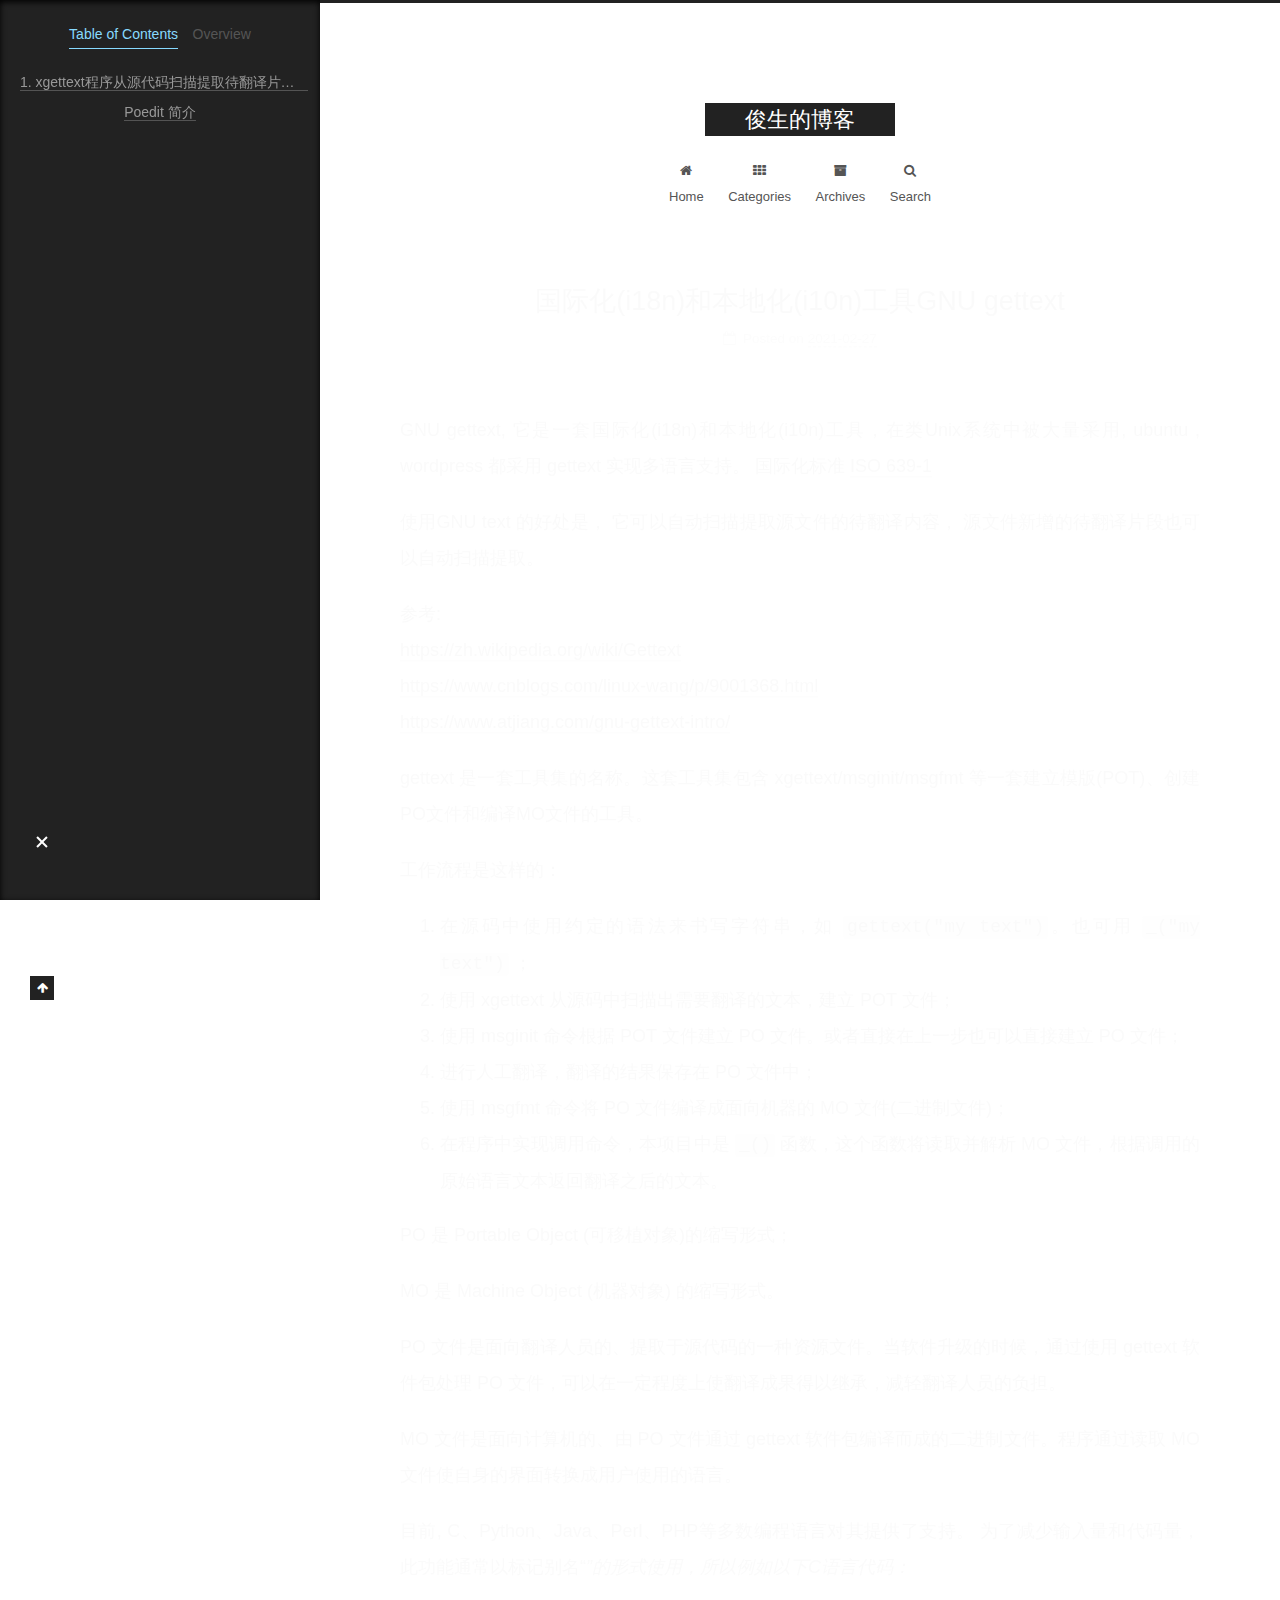
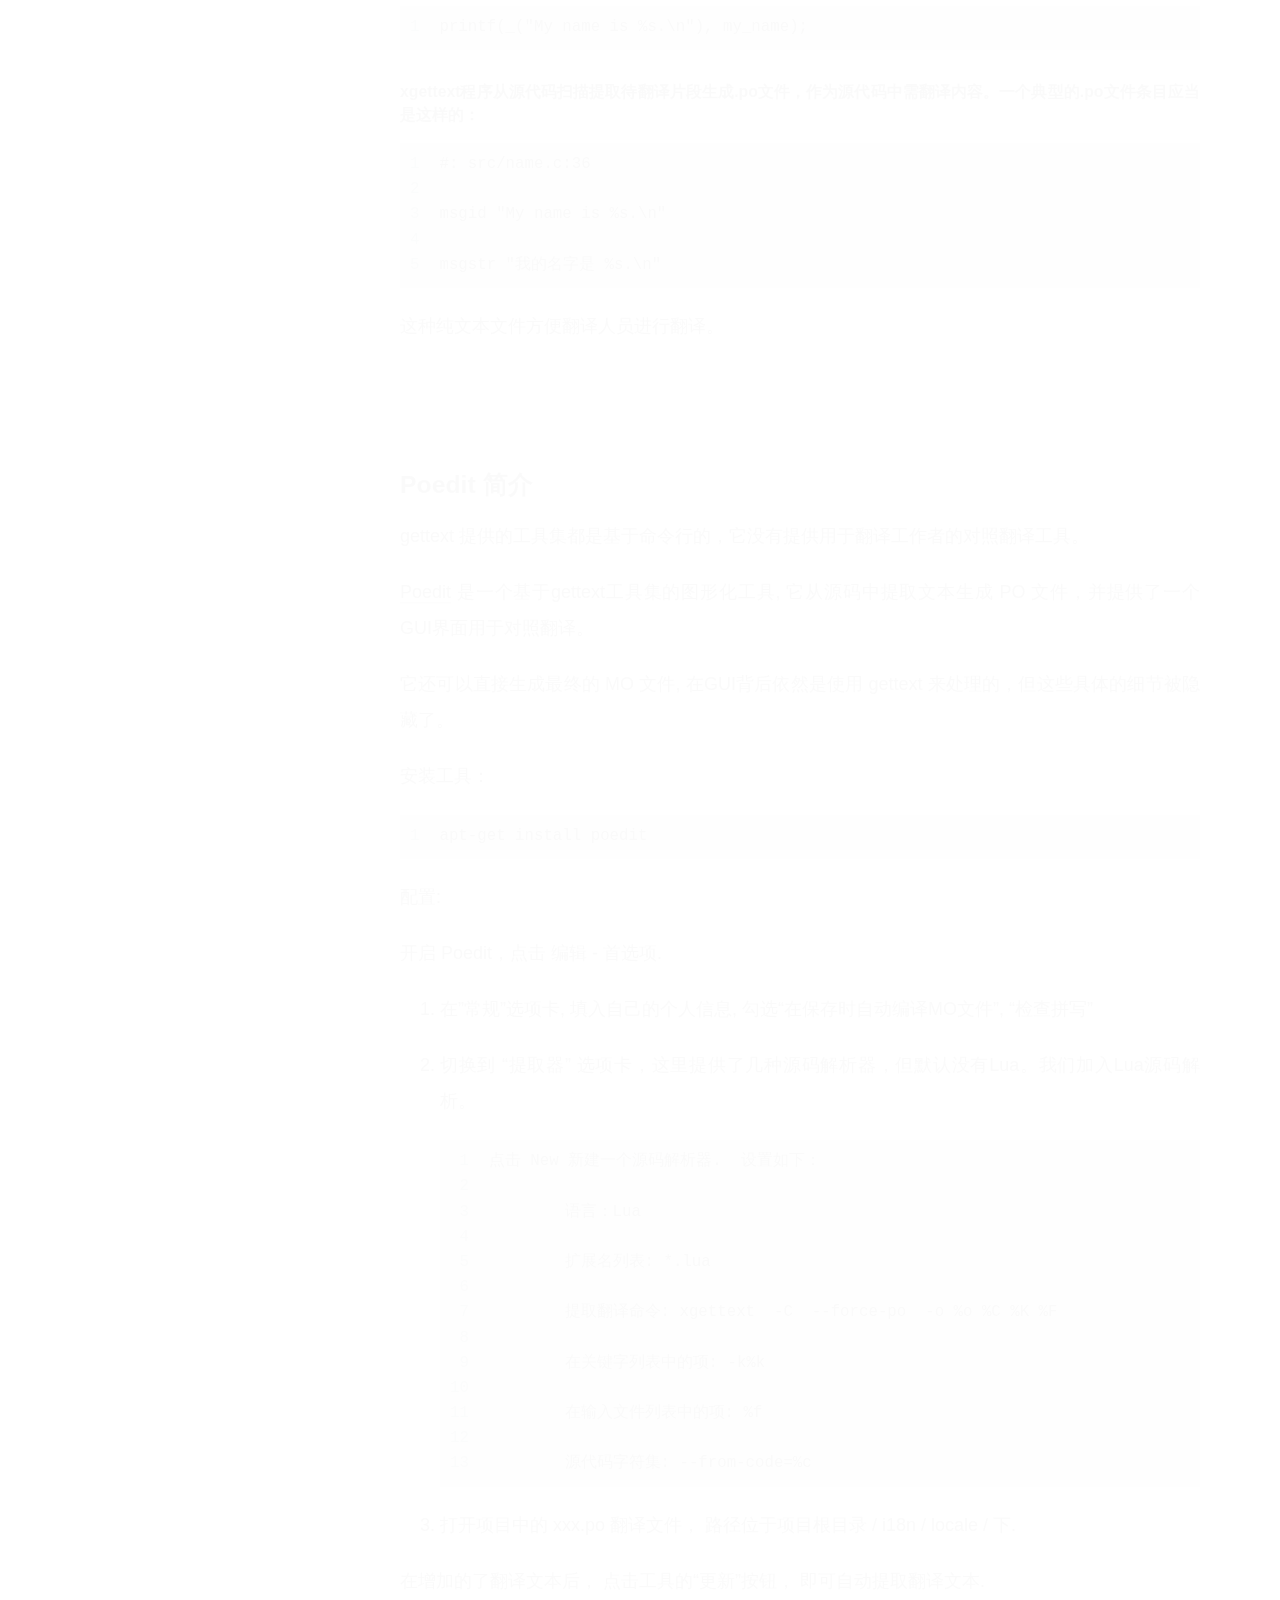
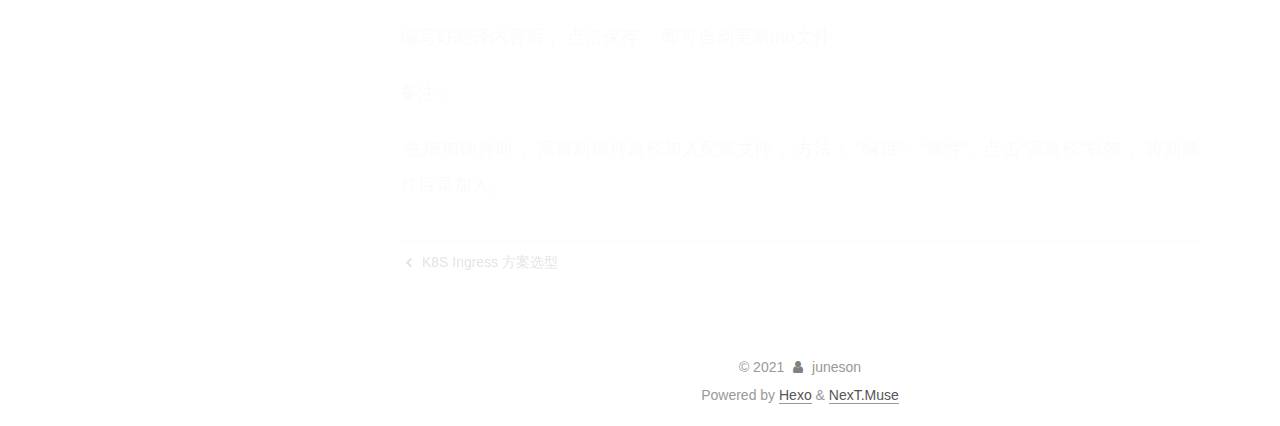
<file: 2021/02/27/gnu gettext/index.html>
<!DOCTYPE html>
<html lang="en">
<head>
  <meta charset="UTF-8">
<meta name="viewport" content="width=device-width, initial-scale=1, maximum-scale=2">
<meta name="theme-color" content="#222">
<meta name="generator" content="Hexo 5.4.0">
  <link rel="apple-touch-icon" sizes="180x180" href="/images/apple-touch-icon-next.png">
  <link rel="icon" type="image/png" sizes="32x32" href="/images/favicon-32x32-next.png">
  <link rel="icon" type="image/png" sizes="16x16" href="/images/favicon-16x16-next.png">
  <link rel="mask-icon" href="/images/logo.svg" color="#222">

<link rel="stylesheet" href="/css/main.css">


<link rel="stylesheet" href="/lib/font-awesome/css/font-awesome.min.css">

<script id="hexo-configurations">
    var NexT = window.NexT || {};
    var CONFIG = {"hostname":"june-son.github.io","root":"/","scheme":"Muse","version":"7.8.0","exturl":false,"sidebar":{"position":"left","display":"post","padding":18,"offset":12,"onmobile":false},"copycode":{"enable":false,"show_result":false,"style":null},"back2top":{"enable":true,"sidebar":false,"scrollpercent":false},"bookmark":{"enable":false,"color":"#222","save":"auto"},"fancybox":false,"mediumzoom":false,"lazyload":false,"pangu":false,"comments":{"style":"tabs","active":null,"storage":true,"lazyload":false,"nav":null},"algolia":{"hits":{"per_page":10},"labels":{"input_placeholder":"Search for Posts","hits_empty":"We didn't find any results for the search: ${query}","hits_stats":"${hits} results found in ${time} ms"}},"localsearch":{"enable":true,"trigger":"auto","top_n_per_article":1,"unescape":false,"preload":false},"motion":{"enable":true,"async":false,"transition":{"post_block":"fadeIn","post_header":"slideDownIn","post_body":"slideDownIn","coll_header":"slideLeftIn","sidebar":"slideUpIn"}},"path":"search.xml"};
  </script>

  <meta name="description" content="GNU gettext,   它是一套国际化(i18n)和本地化(i10n)工具，在类Unix系统中被大量采用,  ubuntu , wordpress 都采用 gettext 实现多语言支持。 国际化标准 ISO 639-1 使用GNU text 的好处是， 它可以自动扫描提取源文件的待翻译内容， 源文件新增的待翻译片段也可以自动扫描提取。">
<meta property="og:type" content="article">
<meta property="og:title" content="国际化(i18n)和本地化(i10n)工具GNU gettext">
<meta property="og:url" content="https://june-son.github.io/2021/02/27/gnu%20gettext/index.html">
<meta property="og:site_name" content="俊生的博客">
<meta property="og:description" content="GNU gettext,   它是一套国际化(i18n)和本地化(i10n)工具，在类Unix系统中被大量采用,  ubuntu , wordpress 都采用 gettext 实现多语言支持。 国际化标准 ISO 639-1 使用GNU text 的好处是， 它可以自动扫描提取源文件的待翻译内容， 源文件新增的待翻译片段也可以自动扫描提取。">
<meta property="og:locale" content="en_US">
<meta property="article:published_time" content="2021-02-27T07:30:20.936Z">
<meta property="article:modified_time" content="2021-02-27T07:30:20.936Z">
<meta property="article:author" content="juneson">
<meta name="twitter:card" content="summary">

<link rel="canonical" href="https://june-son.github.io/2021/02/27/gnu%20gettext/">


<script id="page-configurations">
  // https://hexo.io/docs/variables.html
  CONFIG.page = {
    sidebar: "",
    isHome : false,
    isPost : true,
    lang   : 'en'
  };
</script>

  <title>国际化(i18n)和本地化(i10n)工具GNU gettext | 俊生的博客</title>
  






  <noscript>
  <style>
  .use-motion .brand,
  .use-motion .menu-item,
  .sidebar-inner,
  .use-motion .post-block,
  .use-motion .pagination,
  .use-motion .comments,
  .use-motion .post-header,
  .use-motion .post-body,
  .use-motion .collection-header { opacity: initial; }

  .use-motion .site-title,
  .use-motion .site-subtitle {
    opacity: initial;
    top: initial;
  }

  .use-motion .logo-line-before i { left: initial; }
  .use-motion .logo-line-after i { right: initial; }
  </style>
</noscript>

</head>

<body itemscope itemtype="http://schema.org/WebPage">
  <div class="container use-motion">
    <div class="headband"></div>

    <header class="header" itemscope itemtype="http://schema.org/WPHeader">
      <div class="header-inner"><div class="site-brand-container">
  <div class="site-nav-toggle">
    <div class="toggle" aria-label="Toggle navigation bar">
      <span class="toggle-line toggle-line-first"></span>
      <span class="toggle-line toggle-line-middle"></span>
      <span class="toggle-line toggle-line-last"></span>
    </div>
  </div>

  <div class="site-meta">

    <a href="/" class="brand" rel="start">
      <span class="logo-line-before"><i></i></span>
      <h1 class="site-title">俊生的博客</h1>
      <span class="logo-line-after"><i></i></span>
    </a>
  </div>

  <div class="site-nav-right">
    <div class="toggle popup-trigger">
        <i class="fa fa-search fa-fw fa-lg"></i>
    </div>
  </div>
</div>




<nav class="site-nav">
  <ul id="menu" class="menu">
        <li class="menu-item menu-item-home">

    <a href="/" rel="section"><i class="fa fa-fw fa-home"></i>Home</a>

  </li>
        <li class="menu-item menu-item-categories">

    <a href="/categories/" rel="section"><i class="fa fa-fw fa-th"></i>Categories</a>

  </li>
        <li class="menu-item menu-item-archives">

    <a href="/archives/" rel="section"><i class="fa fa-fw fa-archive"></i>Archives</a>

  </li>
      <li class="menu-item menu-item-search">
        <a role="button" class="popup-trigger"><i class="fa fa-search fa-fw"></i>Search
        </a>
      </li>
  </ul>
</nav>



  <div class="search-pop-overlay">
    <div class="popup search-popup">
        <div class="search-header">
  <span class="search-icon">
    <i class="fa fa-search"></i>
  </span>
  <div class="search-input-container">
    <input autocomplete="off" autocapitalize="off"
           placeholder="Searching..." spellcheck="false"
           type="search" class="search-input">
  </div>
  <span class="popup-btn-close">
    <i class="fa fa-times-circle"></i>
  </span>
</div>
<div id="search-result">
  <div id="no-result">
    <i class="fa fa-spinner fa-pulse fa-5x fa-fw"></i>
  </div>
</div>

    </div>
  </div>

</div>
    </header>

    
  <div class="back-to-top">
    <i class="fa fa-arrow-up"></i>
    <span>0%</span>
  </div>


    <main class="main">
      <div class="main-inner">
        <div class="content-wrap">
          

          <div class="content post posts-expand">
            

    
  
  
  <article itemscope itemtype="http://schema.org/Article" class="post-block" lang="en">
    <link itemprop="mainEntityOfPage" href="https://june-son.github.io/2021/02/27/gnu%20gettext/">

    <span hidden itemprop="author" itemscope itemtype="http://schema.org/Person">
      <meta itemprop="image" content="/images/avatar.gif">
      <meta itemprop="name" content="juneson">
      <meta itemprop="description" content="">
    </span>

    <span hidden itemprop="publisher" itemscope itemtype="http://schema.org/Organization">
      <meta itemprop="name" content="俊生的博客">
    </span>
      <header class="post-header">
        <h1 class="post-title" itemprop="name headline">
          国际化(i18n)和本地化(i10n)工具GNU gettext
        </h1>

        <div class="post-meta">
            <span class="post-meta-item">
              <span class="post-meta-item-icon">
                <i class="fa fa-calendar-o"></i>
              </span>
              <span class="post-meta-item-text">Posted on</span>

              <time title="Created: 2021-02-27 15:30:20" itemprop="dateCreated datePublished" datetime="2021-02-27T15:30:20+08:00">2021-02-27</time>
            </span>

          

        </div>
      </header>

    
    
    
    <div class="post-body" itemprop="articleBody">

      
        <!--**简体：**-->

<!--zh-Hans-CN-->

<!--zh-Hans-->

<!--zh-CN-->
<!--**繁体：**-->

<!--zh-Hant-HK-->

<!--zh-Hant-->

<!--zh-HK-->
<!--**英文：**-->
<!--en-->
<!--前端/客户端的 jwt 中的 `language` 字段可以以上述几种字符串为标准传入，网关会统一做转换后再传入后端, 英文就是 en, 简体统一转换为zh-Hans-CN, 繁体统一转换为zh-Hant-HK。-->
<!--目前就只支持到此三种语言，如果后期有增加语言，则在基于此标准上扩展。-->


<p>GNU gettext,   它是一套国际化(i18n)和本地化(i10n)工具，在类Unix系统中被大量采用,  ubuntu , wordpress 都采用 gettext 实现多语言支持。 国际化标准 <a target="_blank" rel="noopener" href="https://zh.wikipedia.org/wiki/ISO_639-1">ISO 639-1</a></p>
<p>使用GNU text 的好处是， 它可以自动扫描提取源文件的待翻译内容， 源文件新增的待翻译片段也可以自动扫描提取。 </p>
<span id="more"></span>

<p>参考:<br><a target="_blank" rel="noopener" href="https://zh.wikipedia.org/wiki/Gettext">https://zh.wikipedia.org/wiki/Gettext</a><br><a target="_blank" rel="noopener" href="https://www.cnblogs.com/linux-wang/p/9001368.html">https://www.cnblogs.com/linux-wang/p/9001368.html</a><br><a target="_blank" rel="noopener" href="https://www.atjiang.com/gnu-gettext-intro/">https://www.atjiang.com/gnu-gettext-intro/</a></p>
<p>gettext 是一套工具集的名称。这套工具集包含 xgettext/msginit/msgfmt 等一套建立模版(POT)、创建PO文件和编译MO文件的工具。</p>
<p>工作流程是这样的：</p>
<ol>
<li>在源码中使用约定的语法来书写字符串，如 <code>gettext(&quot;my text&quot;)</code>。也可用 <code>_(&quot;my text&quot;)</code> ；</li>
<li>使用 xgettext 从源码中扫描出需要翻译的文本，建立 POT 文件；</li>
<li>使用 msginit 命令根据 POT 文件建立 PO 文件。或者直接在上一步也可以直接建立 PO 文件；</li>
<li>进行人工翻译，翻译的结果保存在 PO 文件中；</li>
<li>使用 msgfmt 命令将 PO 文件编译成面向机器的 MO 文件(二进制文件)；</li>
<li>在程序中实现调用命令，本项目中是 <code>_()</code> 函数，这个函数将读取并解析 MO 文件，根据调用的原始语言文本返回翻译之后的文本。  </li>
</ol>
<p>PO 是 Portable Object (可移植对象)的缩写形式；</p>
<p>MO 是 Machine Object (机器对象) 的缩写形式。</p>
<p>PO 文件是面向翻译人员的、提取于源代码的一种资源文件。当软件升级的时候，通过使用 gettext 软件包处理 PO 文件，可以在一定程度上使翻译成果得以继承，减轻翻译人员的负担。</p>
<p>MO 文件是面向计算机的、由 PO 文件通过 gettext 软件包编译而成的二进制文件。程序通过读取 MO 文件使自身的界面转换成用户使用的语言。</p>
<p>目前,  C、Python、Java、Perl、PHP等多数编程语言对其提供了支持。 为了减少输入量和代码量，此功能通常以标记别名“<em>”的形式使用，所以例如以下C语言代码：</em></p>
<figure class="highlight plain"><table><tr><td class="gutter"><pre><span class="line">1</span><br></pre></td><td class="code"><pre><span class="line">printf(_(&quot;My name is %s.\n&quot;), my_name);  </span><br></pre></td></tr></table></figure>



<h6 id="xgettext程序从源代码扫描提取待翻译片段生成-po文件，作为源代码中需翻译内容。一个典型的-po文件条目应当是这样的："><a href="#xgettext程序从源代码扫描提取待翻译片段生成-po文件，作为源代码中需翻译内容。一个典型的-po文件条目应当是这样的：" class="headerlink" title="xgettext程序从源代码扫描提取待翻译片段生成.po文件，作为源代码中需翻译内容。一个典型的.po文件条目应当是这样的："></a>xgettext程序从源代码扫描提取待翻译片段生成.po文件，作为源代码中需翻译内容。一个典型的.po文件条目应当是这样的：</h6><figure class="highlight plain"><table><tr><td class="gutter"><pre><span class="line">1</span><br><span class="line">2</span><br><span class="line">3</span><br><span class="line">4</span><br><span class="line">5</span><br></pre></td><td class="code"><pre><span class="line">#: src&#x2F;name.c:36</span><br><span class="line"></span><br><span class="line">msgid &quot;My name is %s.\n&quot;</span><br><span class="line"></span><br><span class="line">msgstr &quot;我的名字是 %s.\n&quot; </span><br></pre></td></tr></table></figure>

<p>这种纯文本文件方便翻译人员进行翻译。 </p>
<p><br><br></p>
<h2 id="Poedit-简介"><a href="#Poedit-简介" class="headerlink" title="Poedit 简介"></a><strong>Poedit 简介</strong></h2><p>gettext 提供的工具集都是基于命令行的，它没有提供用于翻译工作者的对照翻译工具。</p>
<p><a target="_blank" rel="noopener" href="http://www.poedit.net/">Poedit</a> 是一个基于gettext工具集的图形化工具,  它从源码中提取文本生成 PO 文件，并提供了一个GUI界面用于对照翻译。</p>
<p>它还可以直接生成最终的 MO 文件,  在GUI背后依然是使用 gettext 来处理的，但这些具体的细节被隐藏了。  </p>
<p>安装工具：</p>
<figure class="highlight plain"><table><tr><td class="gutter"><pre><span class="line">1</span><br></pre></td><td class="code"><pre><span class="line">​apt-get install poedit    </span><br></pre></td></tr></table></figure>



<p>配置:</p>
<p>开启 Poedit，点击 编辑 - 首选项.</p>
<ol>
<li><p>在”常规”选项卡,   填入自己的个人信息, 勾选“在保存时自动编译MO文件”,  “检查拼写”</p>
</li>
<li><p>切换到 “提取器” 选项卡，这里提供了几种源码解析器，但默认没有Lua。我们加入Lua源码解析。    </p>
<figure class="highlight plain"><table><tr><td class="gutter"><pre><span class="line">1</span><br><span class="line">2</span><br><span class="line">3</span><br><span class="line">4</span><br><span class="line">5</span><br><span class="line">6</span><br><span class="line">7</span><br><span class="line">8</span><br><span class="line">9</span><br><span class="line">10</span><br><span class="line">11</span><br><span class="line">12</span><br><span class="line">13</span><br></pre></td><td class="code"><pre><span class="line">点击 New 新建一个源码解析器.  设置如下：</span><br><span class="line"></span><br><span class="line">​	语言：Lua</span><br><span class="line"></span><br><span class="line">​	扩展名列表: ‪*.lua</span><br><span class="line"></span><br><span class="line">​	提取翻译命令: ‪xgettext  -C  --force-po  -o %o %C %K %F</span><br><span class="line"></span><br><span class="line">​	在关键字列表中的项: ‪-k%k</span><br><span class="line"></span><br><span class="line">​	在输入文件列表中的项: ‪%f</span><br><span class="line"></span><br><span class="line">​	源代码字符集: ‪--from-code&#x3D;%c</span><br></pre></td></tr></table></figure>


</li>
<li><p>打开项目中的 xxx.po 翻译文件， 路径位于项目根目录 / i18n / locale / 下.</p>
</li>
</ol>
<p>在增加的了翻译文本后， 点击工具的“更新”按钮， 即可自动提取翻译文本.</p>
<p>编写好翻译内容后， 点击保存， 即可自动更新mo文件</p>
<p>备注：</p>
<p>​        在增加插件时， 需将新插件路径加入配置文件， 方法： “编目”   -  “属性” , 点击“源路径”标签， 将新插件目录加入。</p>

    </div>

    
    
    

      <footer class="post-footer">

        


        
    <div class="post-nav">
      <div class="post-nav-item">
    <a href="/2021/02/27/ingress%E9%80%89%E5%9E%8B/" rel="prev" title="K8S Ingress 方案选型">
      <i class="fa fa-chevron-left"></i> K8S Ingress 方案选型
    </a></div>
      <div class="post-nav-item"></div>
    </div>
      </footer>
    
  </article>
  
  
  



          </div>
          

<script>
  window.addEventListener('tabs:register', () => {
    let { activeClass } = CONFIG.comments;
    if (CONFIG.comments.storage) {
      activeClass = localStorage.getItem('comments_active') || activeClass;
    }
    if (activeClass) {
      let activeTab = document.querySelector(`a[href="#comment-${activeClass}"]`);
      if (activeTab) {
        activeTab.click();
      }
    }
  });
  if (CONFIG.comments.storage) {
    window.addEventListener('tabs:click', event => {
      if (!event.target.matches('.tabs-comment .tab-content .tab-pane')) return;
      let commentClass = event.target.classList[1];
      localStorage.setItem('comments_active', commentClass);
    });
  }
</script>

        </div>
          
  
  <div class="toggle sidebar-toggle">
    <span class="toggle-line toggle-line-first"></span>
    <span class="toggle-line toggle-line-middle"></span>
    <span class="toggle-line toggle-line-last"></span>
  </div>

  <aside class="sidebar">
    <div class="sidebar-inner">

      <ul class="sidebar-nav motion-element">
        <li class="sidebar-nav-toc">
          Table of Contents
        </li>
        <li class="sidebar-nav-overview">
          Overview
        </li>
      </ul>

      <!--noindex-->
      <div class="post-toc-wrap sidebar-panel">
          <div class="post-toc motion-element"><ol class="nav"><li class="nav-item nav-level-6"><a class="nav-link" href="#xgettext%E7%A8%8B%E5%BA%8F%E4%BB%8E%E6%BA%90%E4%BB%A3%E7%A0%81%E6%89%AB%E6%8F%8F%E6%8F%90%E5%8F%96%E5%BE%85%E7%BF%BB%E8%AF%91%E7%89%87%E6%AE%B5%E7%94%9F%E6%88%90-po%E6%96%87%E4%BB%B6%EF%BC%8C%E4%BD%9C%E4%B8%BA%E6%BA%90%E4%BB%A3%E7%A0%81%E4%B8%AD%E9%9C%80%E7%BF%BB%E8%AF%91%E5%86%85%E5%AE%B9%E3%80%82%E4%B8%80%E4%B8%AA%E5%85%B8%E5%9E%8B%E7%9A%84-po%E6%96%87%E4%BB%B6%E6%9D%A1%E7%9B%AE%E5%BA%94%E5%BD%93%E6%98%AF%E8%BF%99%E6%A0%B7%E7%9A%84%EF%BC%9A"><span class="nav-number">1.</span> <span class="nav-text">xgettext程序从源代码扫描提取待翻译片段生成.po文件，作为源代码中需翻译内容。一个典型的.po文件条目应当是这样的：</span></a></li></ol></li></ol></li></ol></li></ol></li><li class="nav-item nav-level-2"><a class="nav-link" href="#Poedit-%E7%AE%80%E4%BB%8B"><span class="nav-number"></span> <span class="nav-text">Poedit 简介</span></a></div>
      </div>
      <!--/noindex-->

      <div class="site-overview-wrap sidebar-panel">
        <div class="site-author motion-element" itemprop="author" itemscope itemtype="http://schema.org/Person">
  <p class="site-author-name" itemprop="name">juneson</p>
  <div class="site-description" itemprop="description"></div>
</div>
<div class="site-state-wrap motion-element">
  <nav class="site-state">
      <div class="site-state-item site-state-posts">
          <a href="/archives/">
        
          <span class="site-state-item-count">7</span>
          <span class="site-state-item-name">posts</span>
        </a>
      </div>
      <div class="site-state-item site-state-categories">
        <span class="site-state-item-count">3</span>
        <span class="site-state-item-name">categories</span>
      </div>
  </nav>
</div>



      </div>

    </div>
  </aside>
  <div id="sidebar-dimmer"></div>


      </div>
    </main>

    <footer class="footer">
      <div class="footer-inner">
        

        

<div class="copyright">
  
  &copy; 
  <span itemprop="copyrightYear">2021</span>
  <span class="with-love">
    <i class="fa fa-user"></i>
  </span>
  <span class="author" itemprop="copyrightHolder">juneson</span>
</div>
  <div class="powered-by">Powered by <a href="https://hexo.io/" class="theme-link" rel="noopener" target="_blank">Hexo</a> & <a href="https://muse.theme-next.org/" class="theme-link" rel="noopener" target="_blank">NexT.Muse</a>
  </div>

        








      </div>
    </footer>
  </div>

  
  <script src="/lib/anime.min.js"></script>
  <script src="/lib/velocity/velocity.min.js"></script>
  <script src="/lib/velocity/velocity.ui.min.js"></script>

<script src="/js/utils.js"></script>

<script src="/js/motion.js"></script>


<script src="/js/schemes/muse.js"></script>


<script src="/js/next-boot.js"></script>




  




  
<script src="/js/local-search.js"></script>













  

  

</body>
</html>
</file>
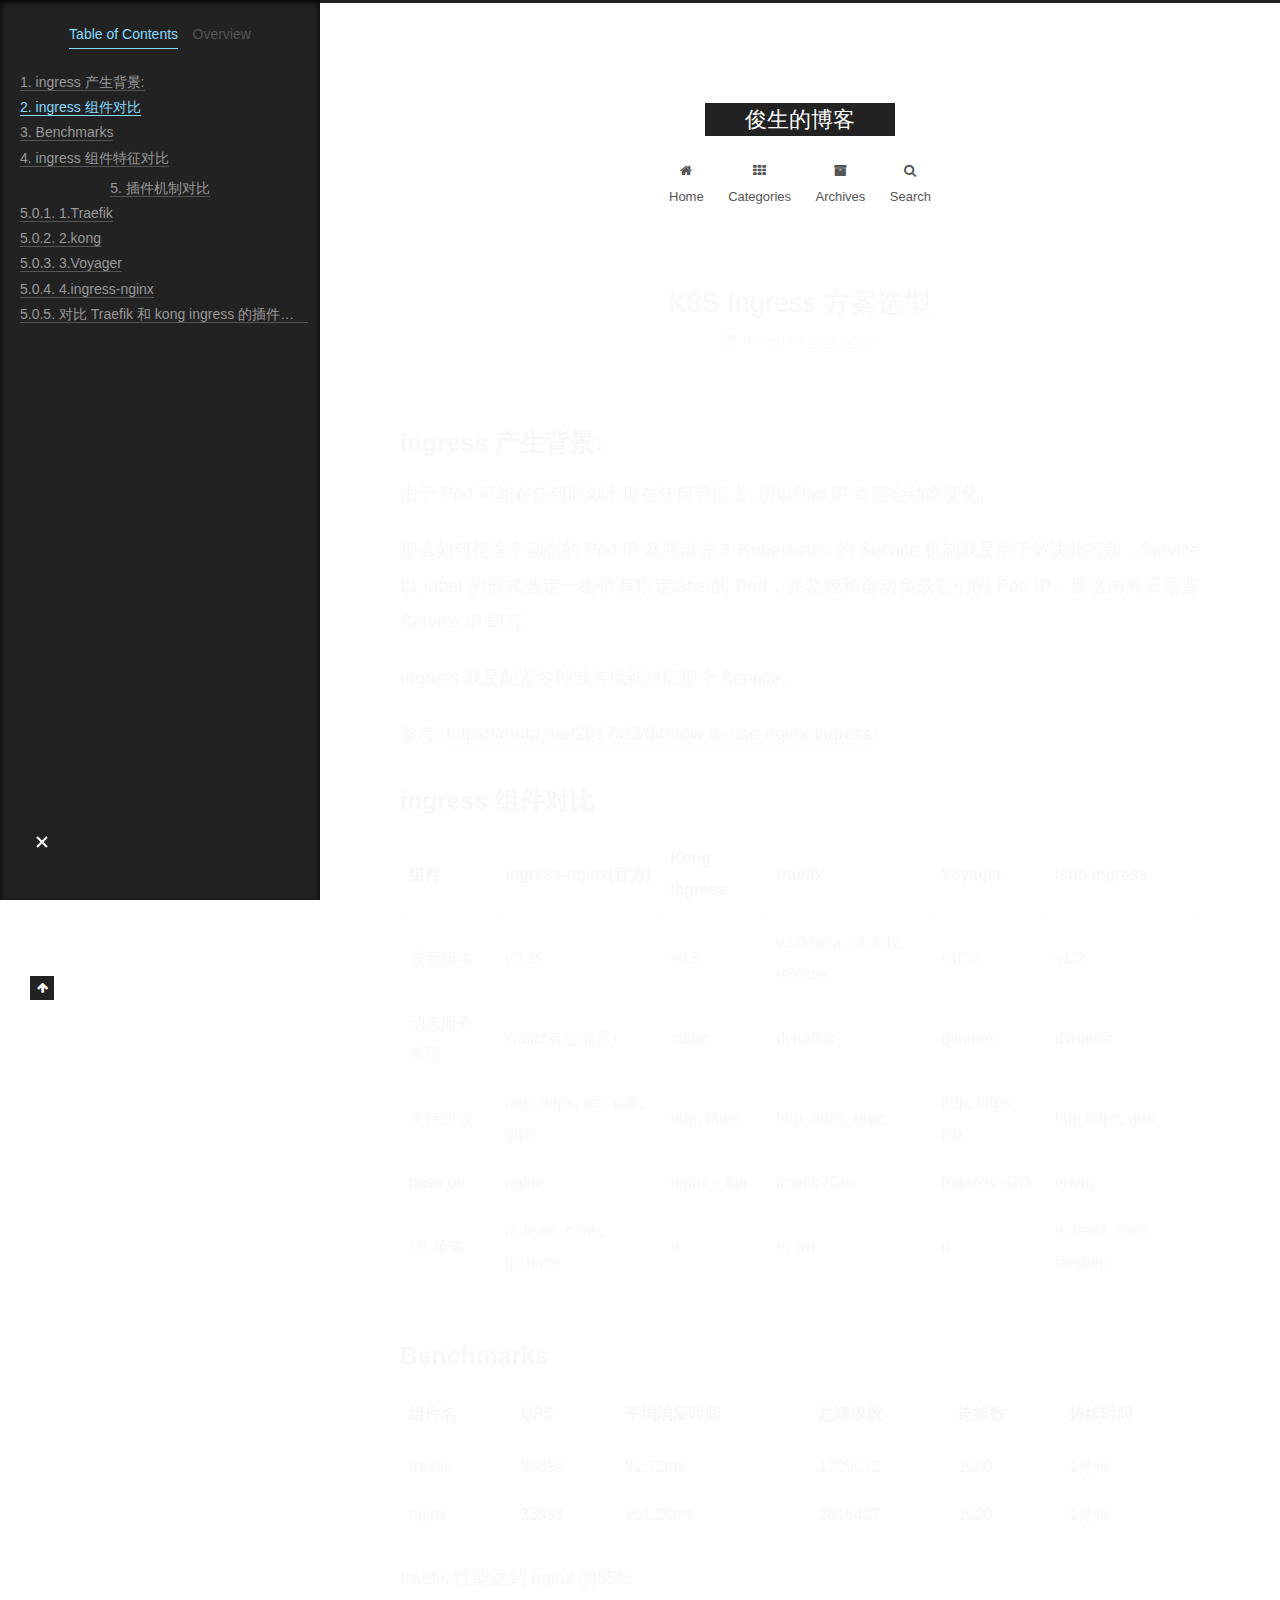
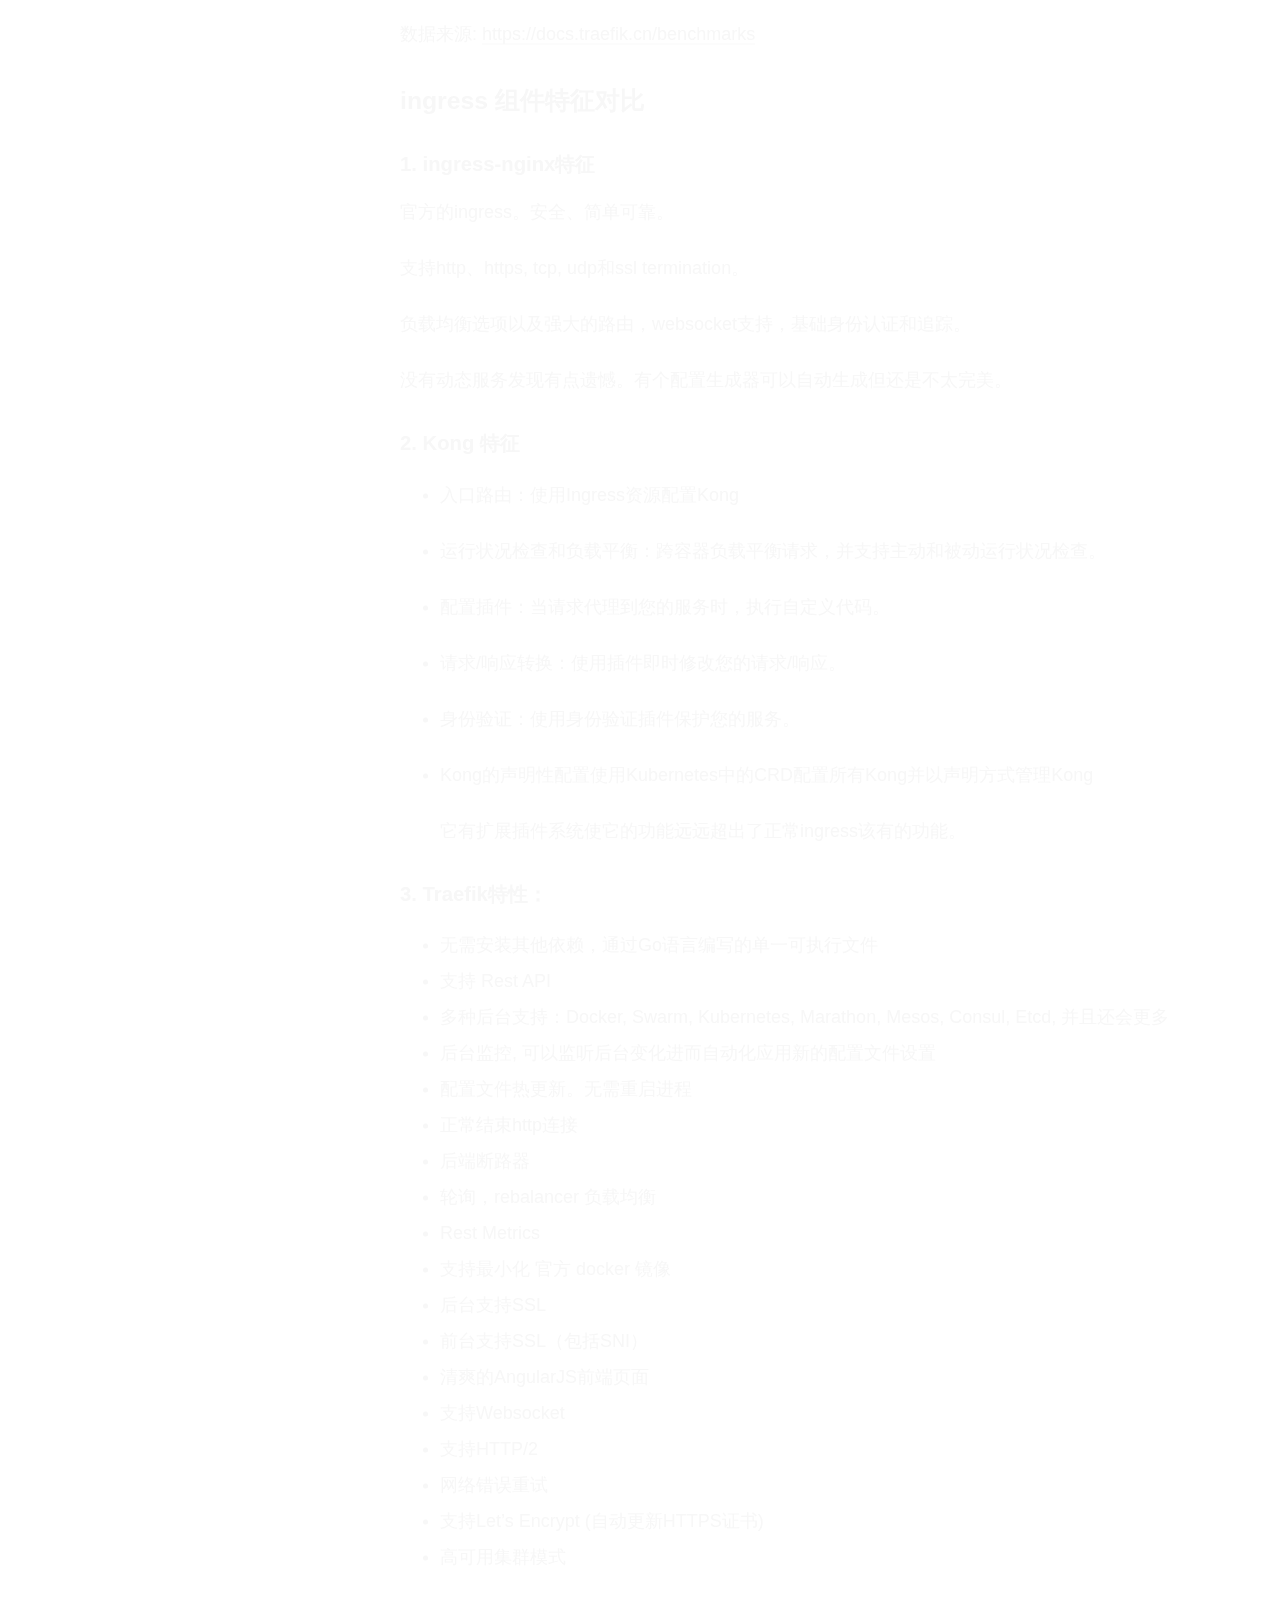
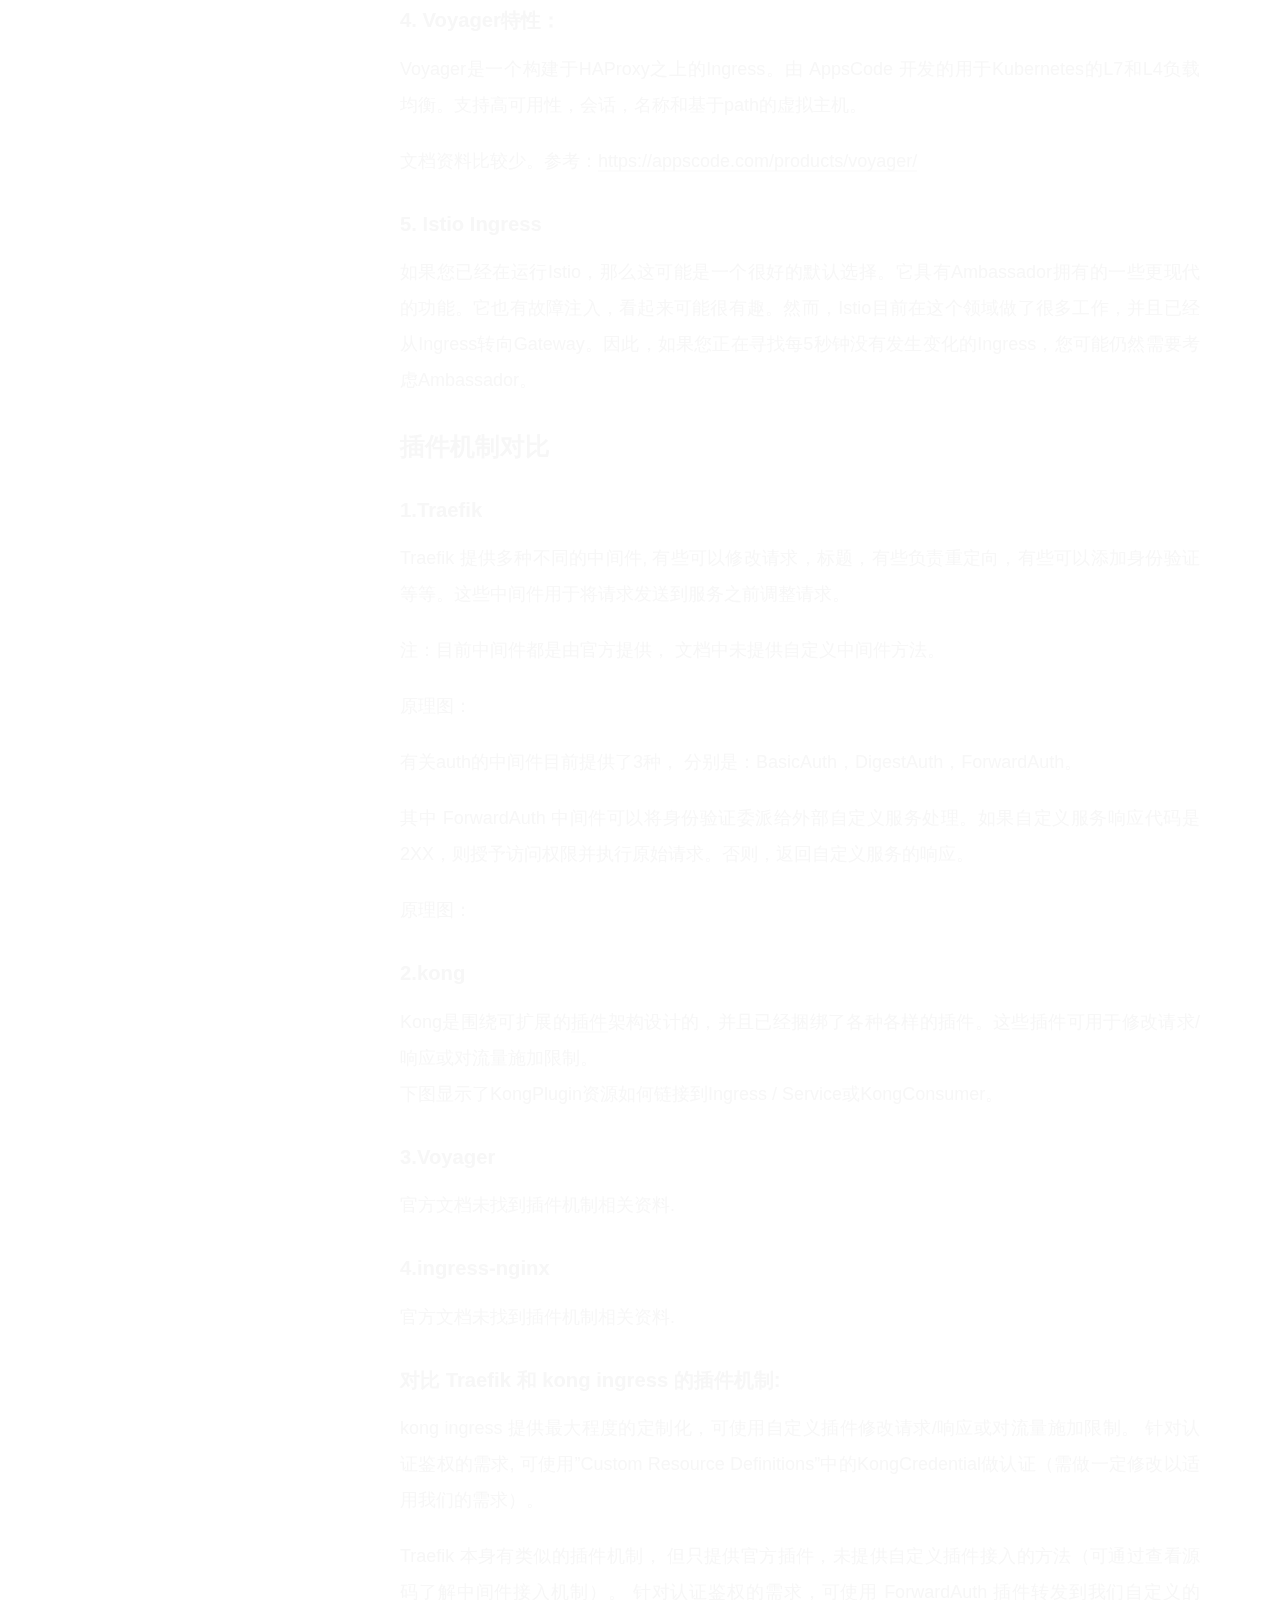
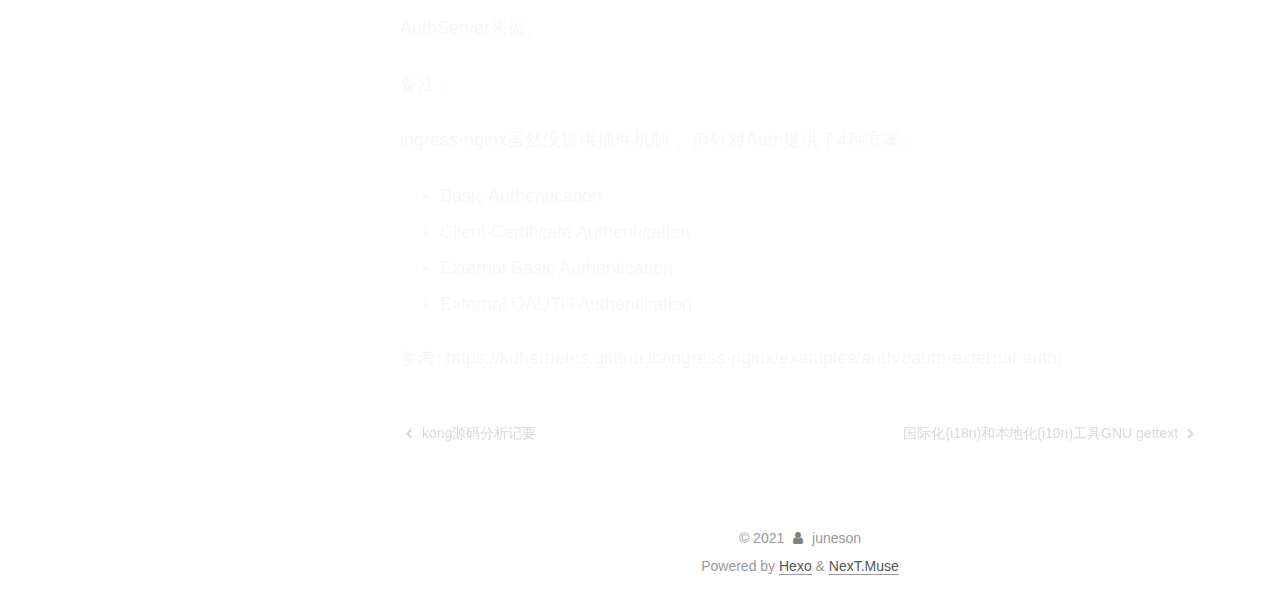
<file: 2021/02/27/ingress选型/index.html>
<!DOCTYPE html>
<html lang="en">
<head>
  <meta charset="UTF-8">
<meta name="viewport" content="width=device-width, initial-scale=1, maximum-scale=2">
<meta name="theme-color" content="#222">
<meta name="generator" content="Hexo 5.4.0">
  <link rel="apple-touch-icon" sizes="180x180" href="/images/apple-touch-icon-next.png">
  <link rel="icon" type="image/png" sizes="32x32" href="/images/favicon-32x32-next.png">
  <link rel="icon" type="image/png" sizes="16x16" href="/images/favicon-16x16-next.png">
  <link rel="mask-icon" href="/images/logo.svg" color="#222">

<link rel="stylesheet" href="/css/main.css">


<link rel="stylesheet" href="/lib/font-awesome/css/font-awesome.min.css">

<script id="hexo-configurations">
    var NexT = window.NexT || {};
    var CONFIG = {"hostname":"june-son.github.io","root":"/","scheme":"Muse","version":"7.8.0","exturl":false,"sidebar":{"position":"left","display":"post","padding":18,"offset":12,"onmobile":false},"copycode":{"enable":false,"show_result":false,"style":null},"back2top":{"enable":true,"sidebar":false,"scrollpercent":false},"bookmark":{"enable":false,"color":"#222","save":"auto"},"fancybox":false,"mediumzoom":false,"lazyload":false,"pangu":false,"comments":{"style":"tabs","active":null,"storage":true,"lazyload":false,"nav":null},"algolia":{"hits":{"per_page":10},"labels":{"input_placeholder":"Search for Posts","hits_empty":"We didn't find any results for the search: ${query}","hits_stats":"${hits} results found in ${time} ms"}},"localsearch":{"enable":true,"trigger":"auto","top_n_per_article":1,"unescape":false,"preload":false},"motion":{"enable":true,"async":false,"transition":{"post_block":"fadeIn","post_header":"slideDownIn","post_body":"slideDownIn","coll_header":"slideLeftIn","sidebar":"slideUpIn"}},"path":"search.xml"};
  </script>

  <meta name="description" content="ingress 产生背景:由于 Pod 可能在任何时刻出现在任何节点上,  所以Pod IP 肯定会动态变化。 那么如何把这个动态的 Pod IP 暴露出去？ Kubernetes 的 Service 机制就是用于解决此问题，Service 以 label 的形式选定一组带有指定label的 Pod，并监控和自动负载它们的 Pod IP，那么向外只暴露 Service IP 即可. Ingress">
<meta property="og:type" content="article">
<meta property="og:title" content="K8S Ingress 方案选型">
<meta property="og:url" content="https://june-son.github.io/2021/02/27/ingress%E9%80%89%E5%9E%8B/index.html">
<meta property="og:site_name" content="俊生的博客">
<meta property="og:description" content="ingress 产生背景:由于 Pod 可能在任何时刻出现在任何节点上,  所以Pod IP 肯定会动态变化。 那么如何把这个动态的 Pod IP 暴露出去？ Kubernetes 的 Service 机制就是用于解决此问题，Service 以 label 的形式选定一组带有指定label的 Pod，并监控和自动负载它们的 Pod IP，那么向外只暴露 Service IP 即可. Ingress">
<meta property="og:locale" content="en_US">
<meta property="article:published_time" content="2021-02-27T07:30:20.936Z">
<meta property="article:modified_time" content="2021-02-27T07:30:20.936Z">
<meta property="article:author" content="juneson">
<meta name="twitter:card" content="summary">

<link rel="canonical" href="https://june-son.github.io/2021/02/27/ingress%E9%80%89%E5%9E%8B/">


<script id="page-configurations">
  // https://hexo.io/docs/variables.html
  CONFIG.page = {
    sidebar: "",
    isHome : false,
    isPost : true,
    lang   : 'en'
  };
</script>

  <title>K8S Ingress 方案选型 | 俊生的博客</title>
  






  <noscript>
  <style>
  .use-motion .brand,
  .use-motion .menu-item,
  .sidebar-inner,
  .use-motion .post-block,
  .use-motion .pagination,
  .use-motion .comments,
  .use-motion .post-header,
  .use-motion .post-body,
  .use-motion .collection-header { opacity: initial; }

  .use-motion .site-title,
  .use-motion .site-subtitle {
    opacity: initial;
    top: initial;
  }

  .use-motion .logo-line-before i { left: initial; }
  .use-motion .logo-line-after i { right: initial; }
  </style>
</noscript>

</head>

<body itemscope itemtype="http://schema.org/WebPage">
  <div class="container use-motion">
    <div class="headband"></div>

    <header class="header" itemscope itemtype="http://schema.org/WPHeader">
      <div class="header-inner"><div class="site-brand-container">
  <div class="site-nav-toggle">
    <div class="toggle" aria-label="Toggle navigation bar">
      <span class="toggle-line toggle-line-first"></span>
      <span class="toggle-line toggle-line-middle"></span>
      <span class="toggle-line toggle-line-last"></span>
    </div>
  </div>

  <div class="site-meta">

    <a href="/" class="brand" rel="start">
      <span class="logo-line-before"><i></i></span>
      <h1 class="site-title">俊生的博客</h1>
      <span class="logo-line-after"><i></i></span>
    </a>
  </div>

  <div class="site-nav-right">
    <div class="toggle popup-trigger">
        <i class="fa fa-search fa-fw fa-lg"></i>
    </div>
  </div>
</div>




<nav class="site-nav">
  <ul id="menu" class="menu">
        <li class="menu-item menu-item-home">

    <a href="/" rel="section"><i class="fa fa-fw fa-home"></i>Home</a>

  </li>
        <li class="menu-item menu-item-categories">

    <a href="/categories/" rel="section"><i class="fa fa-fw fa-th"></i>Categories</a>

  </li>
        <li class="menu-item menu-item-archives">

    <a href="/archives/" rel="section"><i class="fa fa-fw fa-archive"></i>Archives</a>

  </li>
      <li class="menu-item menu-item-search">
        <a role="button" class="popup-trigger"><i class="fa fa-search fa-fw"></i>Search
        </a>
      </li>
  </ul>
</nav>



  <div class="search-pop-overlay">
    <div class="popup search-popup">
        <div class="search-header">
  <span class="search-icon">
    <i class="fa fa-search"></i>
  </span>
  <div class="search-input-container">
    <input autocomplete="off" autocapitalize="off"
           placeholder="Searching..." spellcheck="false"
           type="search" class="search-input">
  </div>
  <span class="popup-btn-close">
    <i class="fa fa-times-circle"></i>
  </span>
</div>
<div id="search-result">
  <div id="no-result">
    <i class="fa fa-spinner fa-pulse fa-5x fa-fw"></i>
  </div>
</div>

    </div>
  </div>

</div>
    </header>

    
  <div class="back-to-top">
    <i class="fa fa-arrow-up"></i>
    <span>0%</span>
  </div>


    <main class="main">
      <div class="main-inner">
        <div class="content-wrap">
          

          <div class="content post posts-expand">
            

    
  
  
  <article itemscope itemtype="http://schema.org/Article" class="post-block" lang="en">
    <link itemprop="mainEntityOfPage" href="https://june-son.github.io/2021/02/27/ingress%E9%80%89%E5%9E%8B/">

    <span hidden itemprop="author" itemscope itemtype="http://schema.org/Person">
      <meta itemprop="image" content="/images/avatar.gif">
      <meta itemprop="name" content="juneson">
      <meta itemprop="description" content="">
    </span>

    <span hidden itemprop="publisher" itemscope itemtype="http://schema.org/Organization">
      <meta itemprop="name" content="俊生的博客">
    </span>
      <header class="post-header">
        <h1 class="post-title" itemprop="name headline">
          K8S Ingress 方案选型
        </h1>

        <div class="post-meta">
            <span class="post-meta-item">
              <span class="post-meta-item-icon">
                <i class="fa fa-calendar-o"></i>
              </span>
              <span class="post-meta-item-text">Posted on</span>

              <time title="Created: 2021-02-27 15:30:20" itemprop="dateCreated datePublished" datetime="2021-02-27T15:30:20+08:00">2021-02-27</time>
            </span>

          

        </div>
      </header>

    
    
    
    <div class="post-body" itemprop="articleBody">

      
        <h2 id="ingress-产生背景"><a href="#ingress-产生背景" class="headerlink" title="ingress 产生背景:"></a>ingress 产生背景:</h2><p>由于 Pod 可能在任何时刻出现在任何节点上,  所以Pod IP 肯定会动态变化。</p>
<p>那么如何把这个动态的 Pod IP 暴露出去？ Kubernetes 的 Service 机制就是用于解决此问题，Service 以 label 的形式选定一组带有指定label的 Pod，并监控和自动负载它们的 Pod IP，那么向外只暴露 Service IP 即可.</p>
<p>Ingress 就是配置各种域名找到对应那个 Service。</p>
<p>参考: <a target="_blank" rel="noopener" href="https://mritd.me/2017/03/04/how-to-use-nginx-ingress/">https://mritd.me/2017/03/04/how-to-use-nginx-ingress/</a></p>
<h2 id="ingress-组件对比"><a href="#ingress-组件对比" class="headerlink" title="ingress 组件对比"></a>ingress 组件对比</h2><table>
<thead>
<tr>
<th>组件</th>
<th>ingress-nginx(官方)</th>
<th>Kong Ingress</th>
<th>traefik</th>
<th>Voyager</th>
<th>istio ingress</th>
</tr>
</thead>
<tbody><tr>
<td>最新版本</td>
<td>v0.25</td>
<td>v0.5</td>
<td>v2.0 beta, v1.7.12 release</td>
<td>v10.0</td>
<td>v1.2</td>
</tr>
<tr>
<td>动态服务发现</td>
<td>static(有生成器)</td>
<td>static</td>
<td>dynamic</td>
<td>dynamic</td>
<td>dynamic</td>
</tr>
<tr>
<td>支持协议</td>
<td>http, https, tcp, udp, grpc</td>
<td>http, https</td>
<td>http, https, grpc</td>
<td>http, https, tcp</td>
<td>http,https, grpc</td>
</tr>
<tr>
<td>base on</td>
<td>nginx</td>
<td>nginx + lua</td>
<td>traefik (Go)</td>
<td>haproxy+GO</td>
<td>envoy</td>
</tr>
<tr>
<td>LB 策略</td>
<td>rr, least_conn, ip_hash</td>
<td>rr</td>
<td>rr, wrr</td>
<td>rr</td>
<td>rr, least_conn, random</td>
</tr>
</tbody></table>
<h2 id="Benchmarks"><a href="#Benchmarks" class="headerlink" title="Benchmarks"></a>Benchmarks</h2><table>
<thead>
<tr>
<th>组件名</th>
<th>QPS</th>
<th>平均响应时间</th>
<th>总请求数</th>
<th>连接数</th>
<th>持续时间</th>
</tr>
</thead>
<tbody><tr>
<td>traefik</td>
<td>28392</td>
<td>91.72ms</td>
<td>1705073</td>
<td>1000</td>
<td>1分钟</td>
</tr>
<tr>
<td>nginx</td>
<td>33591</td>
<td>101.25ms</td>
<td>2018427</td>
<td>1000</td>
<td>1分钟</td>
</tr>
</tbody></table>
<p>traefik 性能达到 nginx 的85%</p>
<p>数据来源: <a target="_blank" rel="noopener" href="https://docs.traefik.cn/benchmarks">https://docs.traefik.cn/benchmarks</a></p>
<span id="more"></span>

<h2 id="ingress-组件特征对比"><a href="#ingress-组件特征对比" class="headerlink" title="ingress 组件特征对比"></a>ingress 组件特征对比</h2><h4 id="1-ingress-nginx特征"><a href="#1-ingress-nginx特征" class="headerlink" title="1. ingress-nginx特征"></a>1. ingress-nginx特征</h4><p>官方的ingress。安全、简单可靠。</p>
<p>支持http、https, tcp, udp和ssl termination。</p>
<p>负载均衡选项以及强大的路由，websocket支持，基础身份认证和追踪。</p>
<p>没有动态服务发现有点遗憾。有个配置生成器可以自动生成但还是不太完美。</p>
<h4 id="2-Kong-特征"><a href="#2-Kong-特征" class="headerlink" title="2. Kong 特征"></a>2. Kong 特征</h4><ul>
<li><p>入口路由：使用Ingress资源配置Kong</p>
</li>
<li><p>运行状况检查和负载平衡：跨容器负载平衡请求，并支持主动和被动运行状况检查。</p>
</li>
<li><p>配置插件：当请求代理到您的服务时，执行自定义代码。</p>
</li>
<li><p>请求/响应转换：使用插件即时修改您的请求/响应。</p>
</li>
<li><p>身份验证：使用身份验证插件保护您的服务。</p>
</li>
<li><p>Kong的声明性配置使用Kubernetes中的CRD配置所有Kong并以声明方式管理Kong</p>
<p>它有扩展插件系统使它的功能远远超出了正常ingress该有的功能。</p>
</li>
</ul>
<h4 id="3-Traefik特性："><a href="#3-Traefik特性：" class="headerlink" title="3. Traefik特性："></a>3. Traefik特性：</h4><ul>
<li>无需安装其他依赖，通过Go语言编写的单一可执行文件</li>
<li>支持 Rest API</li>
<li>多种后台支持：Docker, Swarm, Kubernetes, Marathon, Mesos, Consul, Etcd, 并且还会更多</li>
<li>后台监控, 可以监听后台变化进而自动化应用新的配置文件设置</li>
<li>配置文件热更新。无需重启进程</li>
<li>正常结束http连接</li>
<li>后端断路器</li>
<li>轮询，rebalancer 负载均衡</li>
<li>Rest Metrics</li>
<li>支持最小化 官方 docker 镜像</li>
<li>后台支持SSL</li>
<li>前台支持SSL（包括SNI）</li>
<li>清爽的AngularJS前端页面</li>
<li>支持Websocket</li>
<li>支持HTTP/2</li>
<li>网络错误重试</li>
<li>支持Let’s Encrypt (自动更新HTTPS证书)</li>
<li>高可用集群模式</li>
</ul>
<h4 id="4-Voyager特性："><a href="#4-Voyager特性：" class="headerlink" title="4. Voyager特性："></a>4. Voyager特性：</h4><p>Voyager是一个构建于HAProxy之上的Ingress。由 AppsCode 开发的用于Kubernetes的L7和L4负载均衡。支持高可用性，会话，名称和基于path的虚拟主机。</p>
<p>文档资料比较少。参考：<a target="_blank" rel="noopener" href="https://appscode.com/products/voyager/">https://appscode.com/products/voyager/</a></p>
<h4 id="5-Istio-Ingress"><a href="#5-Istio-Ingress" class="headerlink" title="5. Istio Ingress"></a>5. Istio Ingress</h4><p>如果您已经在运行Istio，那么这可能是一个很好的默认选择。它具有Ambassador拥有的一些更现代的功能。它也有故障注入，看起来可能很有趣。然而，Istio目前在这个领域做了很多工作，并且已经从Ingress转向Gateway。因此，如果您正在寻找每5秒钟没有发生变化的Ingress，您可能仍然需要考虑Ambassador。</p>
<h2 id="插件机制对比"><a href="#插件机制对比" class="headerlink" title="插件机制对比"></a>插件机制对比</h2><h4 id="1-Traefik"><a href="#1-Traefik" class="headerlink" title="1.Traefik"></a>1.Traefik</h4><p>Traefik  提供多种不同的中间件, 有些可以修改请求，标题，有些负责重定向，有些可以添加身份验证等等。这些中间件用于将请求发送到服务之前调整请求。</p>
<p>注：目前中间件都是由官方提供， 文档中未提供自定义中间件方法。</p>
<p>原理图：</p>
<p>有关auth的中间件目前提供了3种， 分别是：BasicAuth，DigestAuth，ForwardAuth。 </p>
<p>其中 ForwardAuth 中间件可以将身份验证委派给外部自定义服务处理。如果自定义服务响应代码是2XX，则授予访问权限并执行原始请求。否则，返回自定义服务的响应。</p>
<p>原理图：</p>
<h4 id="2-kong"><a href="#2-kong" class="headerlink" title="2.kong"></a>2.kong</h4><p>Kong是围绕可扩展的<a target="_blank" rel="noopener" href="https://getkong.org/docs/latest/admin-api/#plugin-object">插件</a>架构设计的，并且已经捆绑了各种各样的插件。这些插件可用于修改请求/响应或对流量施加限制。<br>下图显示了KongPlugin资源如何链接到Ingress / Service或KongConsumer。</p>
<h4 id="3-Voyager"><a href="#3-Voyager" class="headerlink" title="3.Voyager"></a>3.Voyager</h4><p>官方文档未找到插件机制相关资料.</p>
<h4 id="4-ingress-nginx"><a href="#4-ingress-nginx" class="headerlink" title="4.ingress-nginx"></a>4.ingress-nginx</h4><p>官方文档未找到插件机制相关资料.</p>
<h4 id="对比-Traefik-和-kong-ingress-的插件机制"><a href="#对比-Traefik-和-kong-ingress-的插件机制" class="headerlink" title="对比 Traefik 和 kong ingress 的插件机制:"></a>对比 Traefik 和 kong ingress 的插件机制:</h4><p> kong ingress  提供最大程度的定制化，可使用自定义插件修改请求/响应或对流量施加限制。 针对认证鉴权的需求, 可使用”Custom Resource Definitions”中的KongCredential做认证（需做一定修改以适用我们的需求）。</p>
<p> Traefik 本身有类似的插件机制， 但只提供官方插件，未提供自定义插件接入的方法（可通过查看源码了解中间件接入机制）。 针对认证鉴权的需求，可使用 ForwardAuth 插件转发到我们自定义的AuthServer来做。</p>
<p>备注：</p>
<p>ingress-nginx虽然没提供插件机制， 但针对Auth提供了4种方案：</p>
<ul>
<li>Basic Authentication</li>
<li>Client Certificate Authentication</li>
<li>External Basic Authentication</li>
<li>External OAUTH Authentication</li>
</ul>
<p>参考: <a target="_blank" rel="noopener" href="https://kubernetes.github.io/ingress-nginx/examples/auth/oauth-external-auth/">https://kubernetes.github.io/ingress-nginx/examples/auth/oauth-external-auth/</a></p>

    </div>

    
    
    

      <footer class="post-footer">

        


        
    <div class="post-nav">
      <div class="post-nav-item">
    <a href="/2021/02/27/kong%20%E5%86%85%E5%AD%98/" rel="prev" title="kong源码分析记要">
      <i class="fa fa-chevron-left"></i> kong源码分析记要
    </a></div>
      <div class="post-nav-item">
    <a href="/2021/02/27/gnu%20gettext/" rel="next" title="国际化(i18n)和本地化(i10n)工具GNU gettext">
      国际化(i18n)和本地化(i10n)工具GNU gettext <i class="fa fa-chevron-right"></i>
    </a></div>
    </div>
      </footer>
    
  </article>
  
  
  



          </div>
          

<script>
  window.addEventListener('tabs:register', () => {
    let { activeClass } = CONFIG.comments;
    if (CONFIG.comments.storage) {
      activeClass = localStorage.getItem('comments_active') || activeClass;
    }
    if (activeClass) {
      let activeTab = document.querySelector(`a[href="#comment-${activeClass}"]`);
      if (activeTab) {
        activeTab.click();
      }
    }
  });
  if (CONFIG.comments.storage) {
    window.addEventListener('tabs:click', event => {
      if (!event.target.matches('.tabs-comment .tab-content .tab-pane')) return;
      let commentClass = event.target.classList[1];
      localStorage.setItem('comments_active', commentClass);
    });
  }
</script>

        </div>
          
  
  <div class="toggle sidebar-toggle">
    <span class="toggle-line toggle-line-first"></span>
    <span class="toggle-line toggle-line-middle"></span>
    <span class="toggle-line toggle-line-last"></span>
  </div>

  <aside class="sidebar">
    <div class="sidebar-inner">

      <ul class="sidebar-nav motion-element">
        <li class="sidebar-nav-toc">
          Table of Contents
        </li>
        <li class="sidebar-nav-overview">
          Overview
        </li>
      </ul>

      <!--noindex-->
      <div class="post-toc-wrap sidebar-panel">
          <div class="post-toc motion-element"><ol class="nav"><li class="nav-item nav-level-2"><a class="nav-link" href="#ingress-%E4%BA%A7%E7%94%9F%E8%83%8C%E6%99%AF"><span class="nav-number">1.</span> <span class="nav-text">ingress 产生背景:</span></a></li><li class="nav-item nav-level-2"><a class="nav-link" href="#ingress-%E7%BB%84%E4%BB%B6%E5%AF%B9%E6%AF%94"><span class="nav-number">2.</span> <span class="nav-text">ingress 组件对比</span></a></li><li class="nav-item nav-level-2"><a class="nav-link" href="#Benchmarks"><span class="nav-number">3.</span> <span class="nav-text">Benchmarks</span></a></li><li class="nav-item nav-level-2"><a class="nav-link" href="#ingress-%E7%BB%84%E4%BB%B6%E7%89%B9%E5%BE%81%E5%AF%B9%E6%AF%94"><span class="nav-number">4.</span> <span class="nav-text">ingress 组件特征对比</span></a><ol class="nav-child"><li class="nav-item nav-level-4"><a class="nav-link" href="#1-ingress-nginx%E7%89%B9%E5%BE%81"><span class="nav-number">4.0.1.</span> <span class="nav-text">1. ingress-nginx特征</span></a></li><li class="nav-item nav-level-4"><a class="nav-link" href="#2-Kong-%E7%89%B9%E5%BE%81"><span class="nav-number">4.0.2.</span> <span class="nav-text">2. Kong 特征</span></a></li><li class="nav-item nav-level-4"><a class="nav-link" href="#3-Traefik%E7%89%B9%E6%80%A7%EF%BC%9A"><span class="nav-number">4.0.3.</span> <span class="nav-text">3. Traefik特性：</span></a></li><li class="nav-item nav-level-4"><a class="nav-link" href="#4-Voyager%E7%89%B9%E6%80%A7%EF%BC%9A"><span class="nav-number">4.0.4.</span> <span class="nav-text">4. Voyager特性：</span></a></li><li class="nav-item nav-level-4"><a class="nav-link" href="#5-Istio-Ingress"><span class="nav-number">4.0.5.</span> <span class="nav-text">5. Istio Ingress</span></a></li></ol></li></ol></li><li class="nav-item nav-level-2"><a class="nav-link" href="#%E6%8F%92%E4%BB%B6%E6%9C%BA%E5%88%B6%E5%AF%B9%E6%AF%94"><span class="nav-number">5.</span> <span class="nav-text">插件机制对比</span></a><ol class="nav-child"><li class="nav-item nav-level-4"><a class="nav-link" href="#1-Traefik"><span class="nav-number">5.0.1.</span> <span class="nav-text">1.Traefik</span></a></li><li class="nav-item nav-level-4"><a class="nav-link" href="#2-kong"><span class="nav-number">5.0.2.</span> <span class="nav-text">2.kong</span></a></li><li class="nav-item nav-level-4"><a class="nav-link" href="#3-Voyager"><span class="nav-number">5.0.3.</span> <span class="nav-text">3.Voyager</span></a></li><li class="nav-item nav-level-4"><a class="nav-link" href="#4-ingress-nginx"><span class="nav-number">5.0.4.</span> <span class="nav-text">4.ingress-nginx</span></a></li><li class="nav-item nav-level-4"><a class="nav-link" href="#%E5%AF%B9%E6%AF%94-Traefik-%E5%92%8C-kong-ingress-%E7%9A%84%E6%8F%92%E4%BB%B6%E6%9C%BA%E5%88%B6"><span class="nav-number">5.0.5.</span> <span class="nav-text">对比 Traefik 和 kong ingress 的插件机制:</span></a></li></ol></li></ol></li></ol></div>
      </div>
      <!--/noindex-->

      <div class="site-overview-wrap sidebar-panel">
        <div class="site-author motion-element" itemprop="author" itemscope itemtype="http://schema.org/Person">
  <p class="site-author-name" itemprop="name">juneson</p>
  <div class="site-description" itemprop="description"></div>
</div>
<div class="site-state-wrap motion-element">
  <nav class="site-state">
      <div class="site-state-item site-state-posts">
          <a href="/archives/">
        
          <span class="site-state-item-count">7</span>
          <span class="site-state-item-name">posts</span>
        </a>
      </div>
      <div class="site-state-item site-state-categories">
        <span class="site-state-item-count">3</span>
        <span class="site-state-item-name">categories</span>
      </div>
  </nav>
</div>



      </div>

    </div>
  </aside>
  <div id="sidebar-dimmer"></div>


      </div>
    </main>

    <footer class="footer">
      <div class="footer-inner">
        

        

<div class="copyright">
  
  &copy; 
  <span itemprop="copyrightYear">2021</span>
  <span class="with-love">
    <i class="fa fa-user"></i>
  </span>
  <span class="author" itemprop="copyrightHolder">juneson</span>
</div>
  <div class="powered-by">Powered by <a href="https://hexo.io/" class="theme-link" rel="noopener" target="_blank">Hexo</a> & <a href="https://muse.theme-next.org/" class="theme-link" rel="noopener" target="_blank">NexT.Muse</a>
  </div>

        








      </div>
    </footer>
  </div>

  
  <script src="/lib/anime.min.js"></script>
  <script src="/lib/velocity/velocity.min.js"></script>
  <script src="/lib/velocity/velocity.ui.min.js"></script>

<script src="/js/utils.js"></script>

<script src="/js/motion.js"></script>


<script src="/js/schemes/muse.js"></script>


<script src="/js/next-boot.js"></script>




  




  
<script src="/js/local-search.js"></script>













  

  

</body>
</html>
</file>
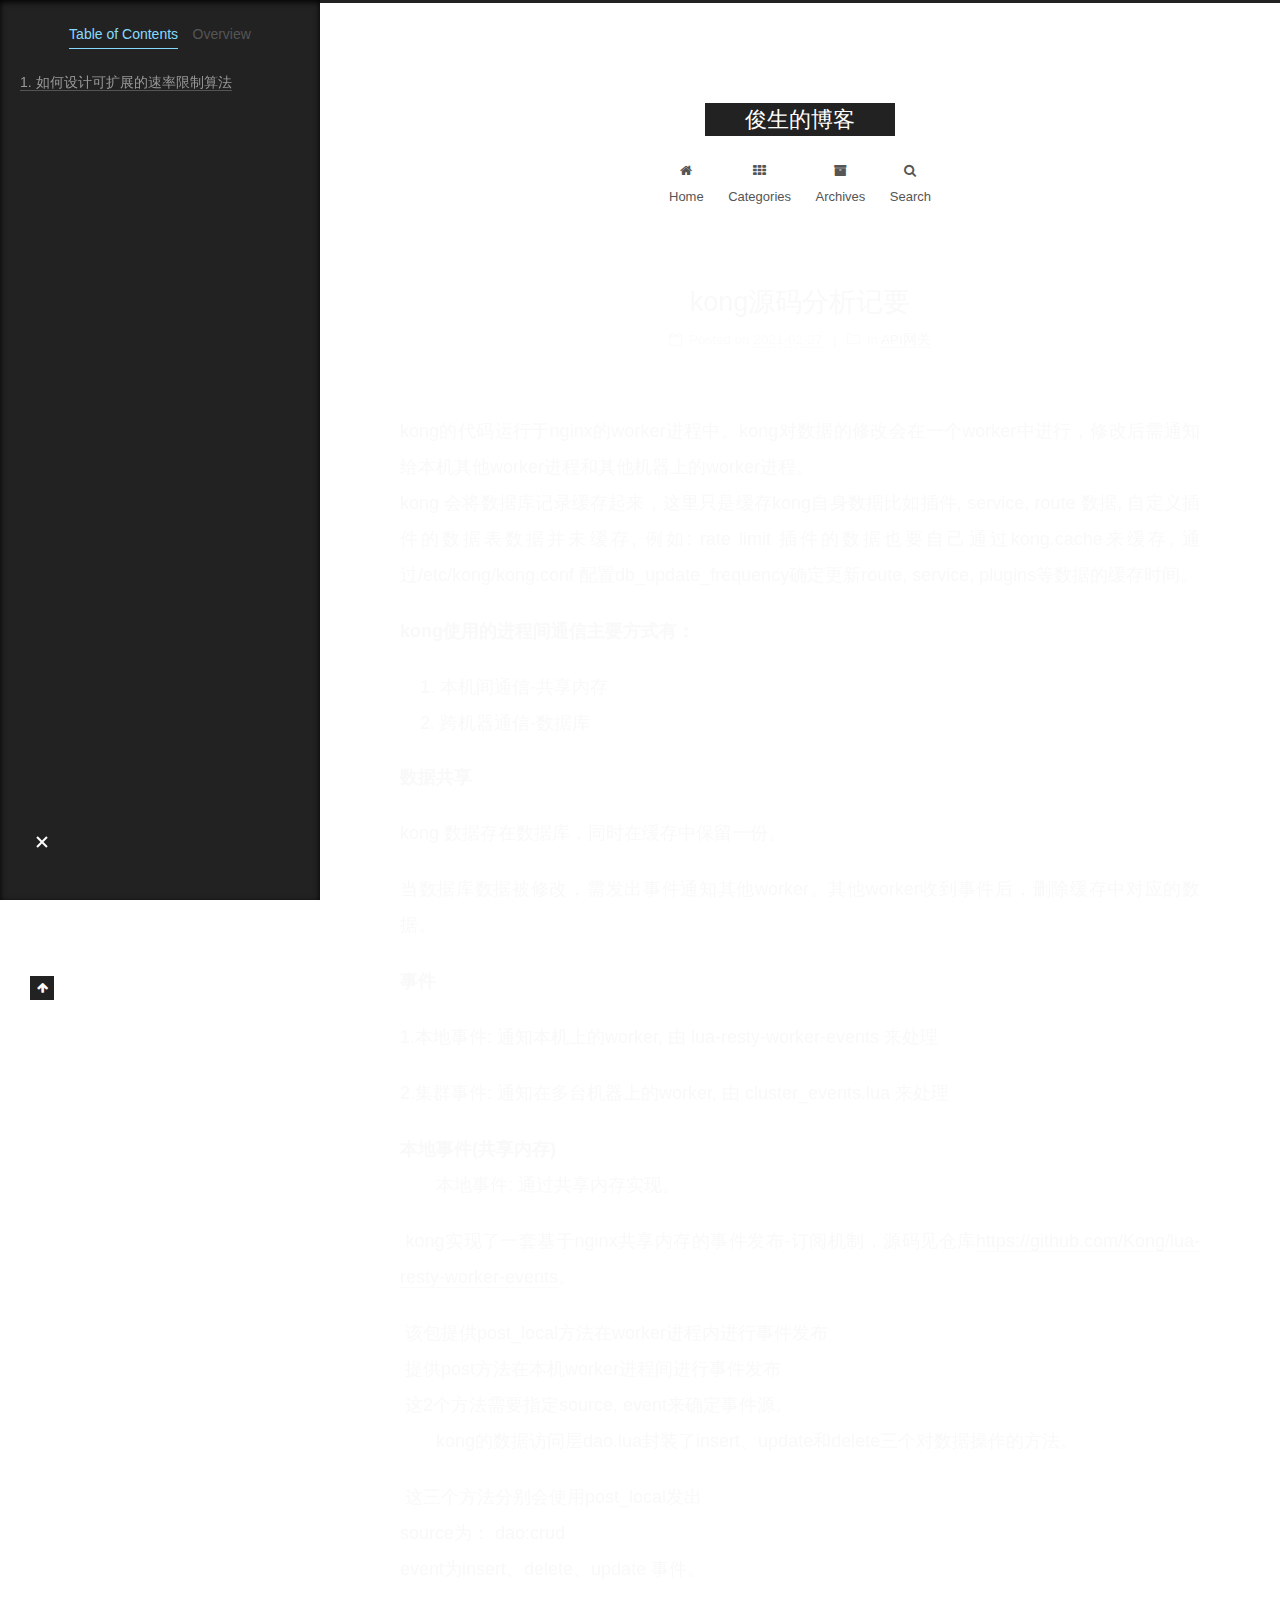
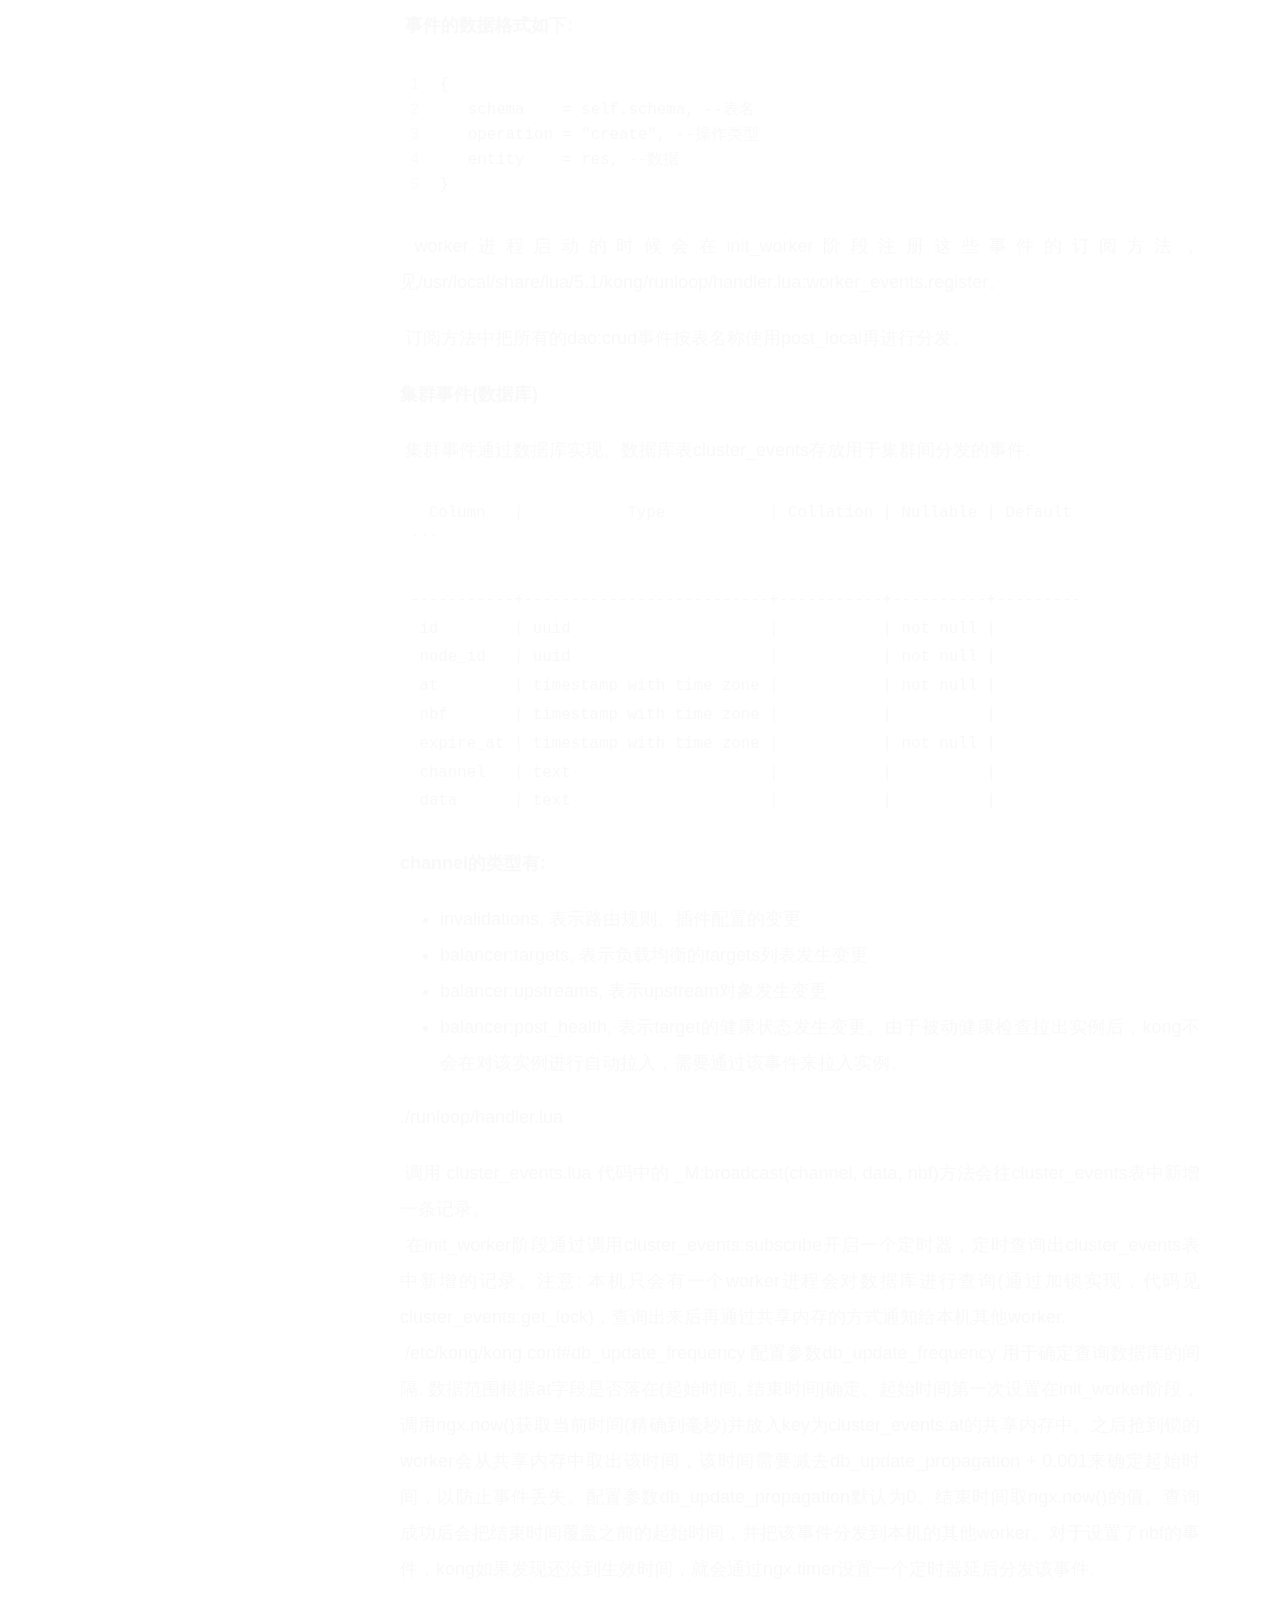
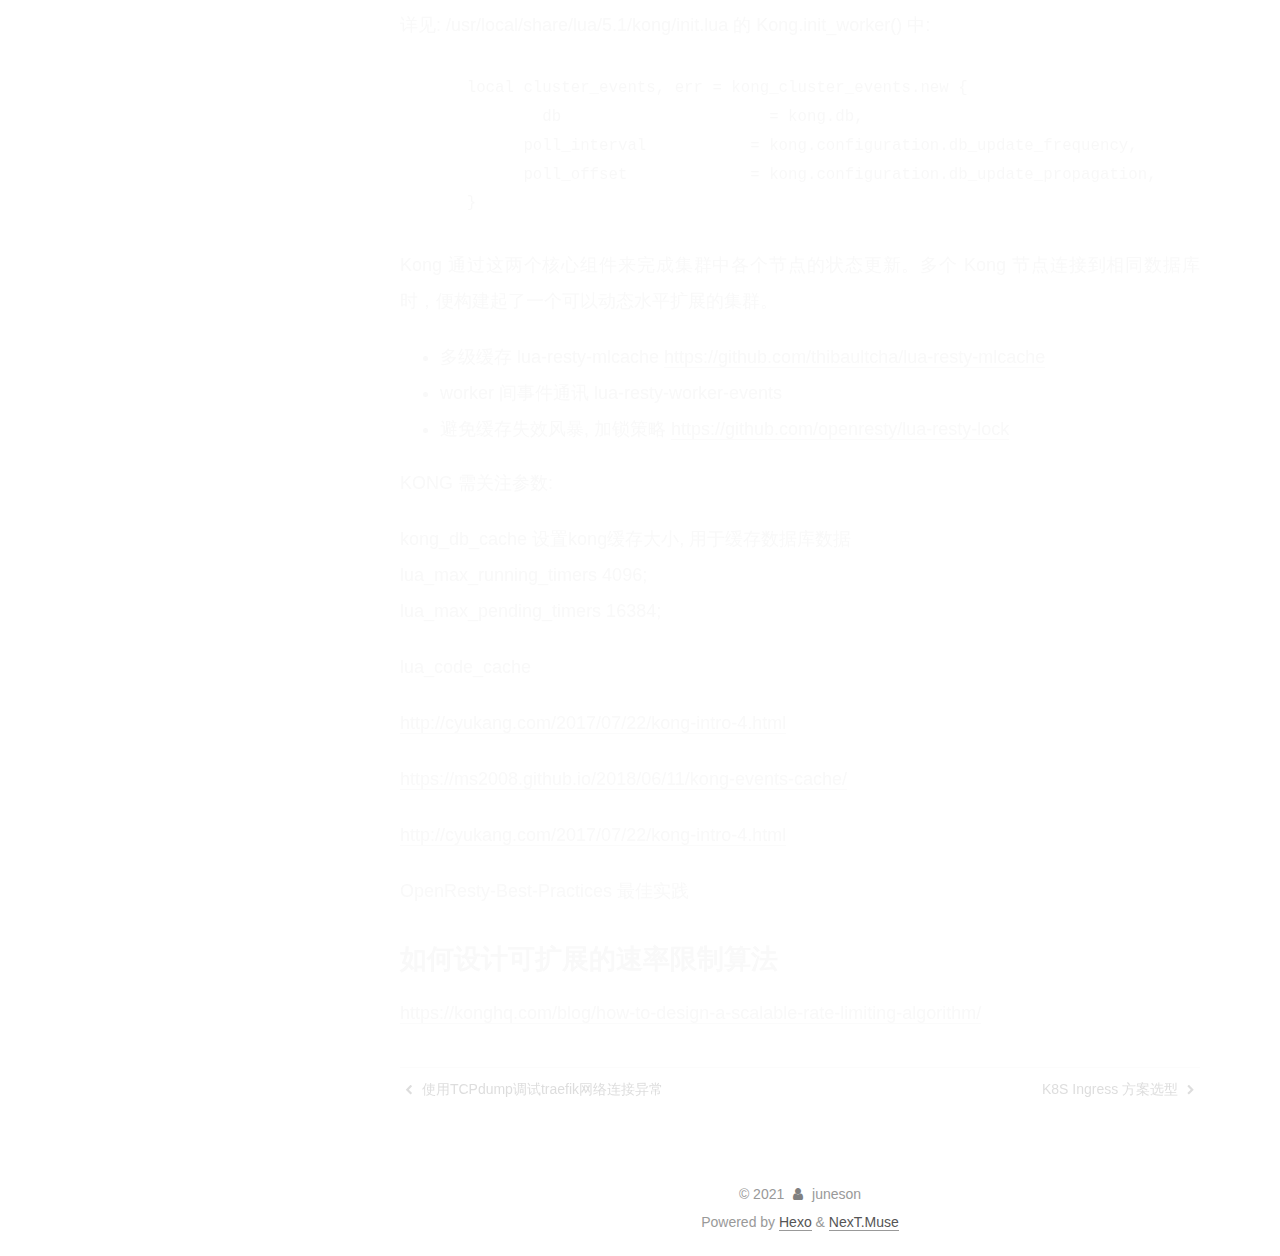
<file: 2021/02/27/kong 内存/index.html>
<!DOCTYPE html>
<html lang="en">
<head>
  <meta charset="UTF-8">
<meta name="viewport" content="width=device-width, initial-scale=1, maximum-scale=2">
<meta name="theme-color" content="#222">
<meta name="generator" content="Hexo 5.4.0">
  <link rel="apple-touch-icon" sizes="180x180" href="/images/apple-touch-icon-next.png">
  <link rel="icon" type="image/png" sizes="32x32" href="/images/favicon-32x32-next.png">
  <link rel="icon" type="image/png" sizes="16x16" href="/images/favicon-16x16-next.png">
  <link rel="mask-icon" href="/images/logo.svg" color="#222">

<link rel="stylesheet" href="/css/main.css">


<link rel="stylesheet" href="/lib/font-awesome/css/font-awesome.min.css">

<script id="hexo-configurations">
    var NexT = window.NexT || {};
    var CONFIG = {"hostname":"june-son.github.io","root":"/","scheme":"Muse","version":"7.8.0","exturl":false,"sidebar":{"position":"left","display":"post","padding":18,"offset":12,"onmobile":false},"copycode":{"enable":false,"show_result":false,"style":null},"back2top":{"enable":true,"sidebar":false,"scrollpercent":false},"bookmark":{"enable":false,"color":"#222","save":"auto"},"fancybox":false,"mediumzoom":false,"lazyload":false,"pangu":false,"comments":{"style":"tabs","active":null,"storage":true,"lazyload":false,"nav":null},"algolia":{"hits":{"per_page":10},"labels":{"input_placeholder":"Search for Posts","hits_empty":"We didn't find any results for the search: ${query}","hits_stats":"${hits} results found in ${time} ms"}},"localsearch":{"enable":true,"trigger":"auto","top_n_per_article":1,"unescape":false,"preload":false},"motion":{"enable":true,"async":false,"transition":{"post_block":"fadeIn","post_header":"slideDownIn","post_body":"slideDownIn","coll_header":"slideLeftIn","sidebar":"slideUpIn"}},"path":"search.xml"};
  </script>

  <meta name="description" content="kong的代码运行于nginx的worker进程中。kong对数据的修改会在一个worker中进行，修改后需通知给本机其他worker进程和其他机器上的worker进程。kong 会将数据库记录缓存起来，这里只是缓存kong自身数据比如插件,  service, route 数据, 自定义插件的数据表数据并未缓存, 例如: rate limit 插件的数据也要自己通过kong.cache来缓存,">
<meta property="og:type" content="article">
<meta property="og:title" content="kong源码分析记要">
<meta property="og:url" content="https://june-son.github.io/2021/02/27/kong%20%E5%86%85%E5%AD%98/index.html">
<meta property="og:site_name" content="俊生的博客">
<meta property="og:description" content="kong的代码运行于nginx的worker进程中。kong对数据的修改会在一个worker中进行，修改后需通知给本机其他worker进程和其他机器上的worker进程。kong 会将数据库记录缓存起来，这里只是缓存kong自身数据比如插件,  service, route 数据, 自定义插件的数据表数据并未缓存, 例如: rate limit 插件的数据也要自己通过kong.cache来缓存,">
<meta property="og:locale" content="en_US">
<meta property="article:published_time" content="2021-02-27T07:30:20.936Z">
<meta property="article:modified_time" content="2021-02-27T07:30:20.936Z">
<meta property="article:author" content="juneson">
<meta name="twitter:card" content="summary">

<link rel="canonical" href="https://june-son.github.io/2021/02/27/kong%20%E5%86%85%E5%AD%98/">


<script id="page-configurations">
  // https://hexo.io/docs/variables.html
  CONFIG.page = {
    sidebar: "",
    isHome : false,
    isPost : true,
    lang   : 'en'
  };
</script>

  <title>kong源码分析记要 | 俊生的博客</title>
  






  <noscript>
  <style>
  .use-motion .brand,
  .use-motion .menu-item,
  .sidebar-inner,
  .use-motion .post-block,
  .use-motion .pagination,
  .use-motion .comments,
  .use-motion .post-header,
  .use-motion .post-body,
  .use-motion .collection-header { opacity: initial; }

  .use-motion .site-title,
  .use-motion .site-subtitle {
    opacity: initial;
    top: initial;
  }

  .use-motion .logo-line-before i { left: initial; }
  .use-motion .logo-line-after i { right: initial; }
  </style>
</noscript>

</head>

<body itemscope itemtype="http://schema.org/WebPage">
  <div class="container use-motion">
    <div class="headband"></div>

    <header class="header" itemscope itemtype="http://schema.org/WPHeader">
      <div class="header-inner"><div class="site-brand-container">
  <div class="site-nav-toggle">
    <div class="toggle" aria-label="Toggle navigation bar">
      <span class="toggle-line toggle-line-first"></span>
      <span class="toggle-line toggle-line-middle"></span>
      <span class="toggle-line toggle-line-last"></span>
    </div>
  </div>

  <div class="site-meta">

    <a href="/" class="brand" rel="start">
      <span class="logo-line-before"><i></i></span>
      <h1 class="site-title">俊生的博客</h1>
      <span class="logo-line-after"><i></i></span>
    </a>
  </div>

  <div class="site-nav-right">
    <div class="toggle popup-trigger">
        <i class="fa fa-search fa-fw fa-lg"></i>
    </div>
  </div>
</div>




<nav class="site-nav">
  <ul id="menu" class="menu">
        <li class="menu-item menu-item-home">

    <a href="/" rel="section"><i class="fa fa-fw fa-home"></i>Home</a>

  </li>
        <li class="menu-item menu-item-categories">

    <a href="/categories/" rel="section"><i class="fa fa-fw fa-th"></i>Categories</a>

  </li>
        <li class="menu-item menu-item-archives">

    <a href="/archives/" rel="section"><i class="fa fa-fw fa-archive"></i>Archives</a>

  </li>
      <li class="menu-item menu-item-search">
        <a role="button" class="popup-trigger"><i class="fa fa-search fa-fw"></i>Search
        </a>
      </li>
  </ul>
</nav>



  <div class="search-pop-overlay">
    <div class="popup search-popup">
        <div class="search-header">
  <span class="search-icon">
    <i class="fa fa-search"></i>
  </span>
  <div class="search-input-container">
    <input autocomplete="off" autocapitalize="off"
           placeholder="Searching..." spellcheck="false"
           type="search" class="search-input">
  </div>
  <span class="popup-btn-close">
    <i class="fa fa-times-circle"></i>
  </span>
</div>
<div id="search-result">
  <div id="no-result">
    <i class="fa fa-spinner fa-pulse fa-5x fa-fw"></i>
  </div>
</div>

    </div>
  </div>

</div>
    </header>

    
  <div class="back-to-top">
    <i class="fa fa-arrow-up"></i>
    <span>0%</span>
  </div>


    <main class="main">
      <div class="main-inner">
        <div class="content-wrap">
          

          <div class="content post posts-expand">
            

    
  
  
  <article itemscope itemtype="http://schema.org/Article" class="post-block" lang="en">
    <link itemprop="mainEntityOfPage" href="https://june-son.github.io/2021/02/27/kong%20%E5%86%85%E5%AD%98/">

    <span hidden itemprop="author" itemscope itemtype="http://schema.org/Person">
      <meta itemprop="image" content="/images/avatar.gif">
      <meta itemprop="name" content="juneson">
      <meta itemprop="description" content="">
    </span>

    <span hidden itemprop="publisher" itemscope itemtype="http://schema.org/Organization">
      <meta itemprop="name" content="俊生的博客">
    </span>
      <header class="post-header">
        <h1 class="post-title" itemprop="name headline">
          kong源码分析记要
        </h1>

        <div class="post-meta">
            <span class="post-meta-item">
              <span class="post-meta-item-icon">
                <i class="fa fa-calendar-o"></i>
              </span>
              <span class="post-meta-item-text">Posted on</span>

              <time title="Created: 2021-02-27 15:30:20" itemprop="dateCreated datePublished" datetime="2021-02-27T15:30:20+08:00">2021-02-27</time>
            </span>
            <span class="post-meta-item">
              <span class="post-meta-item-icon">
                <i class="fa fa-folder-o"></i>
              </span>
              <span class="post-meta-item-text">In</span>
                <span itemprop="about" itemscope itemtype="http://schema.org/Thing">
                  <a href="/categories/API%E7%BD%91%E5%85%B3/" itemprop="url" rel="index"><span itemprop="name">API网关</span></a>
                </span>
            </span>

          

        </div>
      </header>

    
    
    
    <div class="post-body" itemprop="articleBody">

      
        <p>kong的代码运行于nginx的worker进程中。kong对数据的修改会在一个worker中进行，修改后需通知给本机其他worker进程和其他机器上的worker进程。<br>kong 会将数据库记录缓存起来，这里只是缓存kong自身数据比如插件,  service, route 数据, 自定义插件的数据表数据并未缓存, 例如: rate limit 插件的数据也要自己通过kong.cache来缓存,  通过/etc/kong/kong.conf 配置db_update_frequency确定更新route, service, plugins等数据的缓存时间。</p>
<p><strong>kong使用的进程间通信主要方式有：</strong></p>
<ol>
<li>本机间通信-共享内存 </li>
<li>跨机器通信-数据库</li>
</ol>
<span id="more"></span>

<p><strong>数据共享</strong></p>
<p>kong 数据存在数据库，同时在缓存中保留一份。</p>
<p>当数据库数据被修改，需发出事件通知其他worker。其他worker收到事件后，删除缓存中对应的数据。</p>
<p><strong>事件</strong></p>
<p>1.本地事件: 通知本机上的worker,    由 lua-resty-worker-events 来处理</p>
<p>2.集群事件: 通知在多台机器上的worker,  由 cluster_events.lua 来处理</p>
<p><strong>本地事件(共享内存)</strong><br>  本地事件: 通过共享内存实现。</p>
<p>​    kong实现了一套基于nginx共享内存的事件发布-订阅机制，源码见仓库<a target="_blank" rel="noopener" href="https://github.com/Kong/lua-resty-worker-events">https://github.com/Kong/lua-resty-worker-events</a>。</p>
<p>​       该包提供post_local方法在worker进程内进行事件发布<br>​       提供post方法在本机worker进程间进行事件发布<br>​       这2个方法需要指定source, event来确定事件源。<br>  kong的数据访问层dao.lua封装了insert、update和delete三个对数据操作的方法。</p>
<p>​        这三个方法分别会使用post_local发出<br>          source为：  dao:crud<br>          event为insert、delete、update 事件。</p>
<p>​    <strong>事件的数据格式如下:</strong></p>
<figure class="highlight plain"><table><tr><td class="gutter"><pre><span class="line">1</span><br><span class="line">2</span><br><span class="line">3</span><br><span class="line">4</span><br><span class="line">5</span><br></pre></td><td class="code"><pre><span class="line">&#123;</span><br><span class="line">   schema    &#x3D; self.schema, --表名</span><br><span class="line">   operation &#x3D; &quot;create&quot;, --操作类型</span><br><span class="line">   entity    &#x3D; res, --数据</span><br><span class="line">&#125;</span><br></pre></td></tr></table></figure>

<p>​    worker进程启动的时候会在init_worker阶段注册这些事件的订阅方法，见/usr/local/share/lua/5.1/kong/runloop/handler.lua:worker_events.register。</p>
<p>​        订阅方法中把所有的dao:crud事件按表名称使用post_local再进行分发。</p>
<p><strong>集群事件(数据库)</strong></p>
<p>​    集群事件通过数据库实现。数据库表cluster_events存放用于集群间分发的事件.</p>
<pre><code>  Column   |           Type           | Collation | Nullable | Default 
```

-----------+--------------------------+-----------+----------+---------
 id        | uuid                     |           | not null | 
 node_id   | uuid                     |           | not null | 
 at        | timestamp with time zone |           | not null | 
 nbf       | timestamp with time zone |           |          | 
 expire_at | timestamp with time zone |           | not null | 
 channel   | text                     |           |          | 
 data      | text                     |           |          | 
</code></pre>
<p> <strong>channel的类型有:</strong></p>
<ul>
<li>invalidations,  表示路由规则、插件配置的变更</li>
<li>balancer:targets, 表示负载均衡的targets列表发生变更</li>
<li>balancer:upstreams, 表示upstream对象发生变更</li>
<li>balancer:post_health, 表示target的健康状态发生变更。由于被动健康检查拉出实例后，kong不会在对该实例进行自动拉入，需要通过该事件来拉入实例。</li>
</ul>
<p>./runloop/handler.lua </p>
<p>​         调用 cluster_events.lua 代码中的 _M:broadcast(channel, data, nbf)方法会往cluster_events表中新增一条记录。<br>​         在init_worker阶段通过调用cluster_events:subscribe开启一个定时器，定时查询出cluster_events表中新增的记录。注意: 本机只会有一个worker进程会对数据库进行查询(通过加锁实现，代码见cluster_events:get_lock)，查询出来后再通过共享内存的方式通知给本机其他worker.<br>​        /etc/kong/kong.conf#db_update_frequency 配置参数db_update_frequency 用于确定查询数据库的间隔.   数据范围根据at字段是否落在(起始时间, 结束时间]确定。起始时间第一次设置在init_worker阶段，调用ngx.now()获取当前时间(精确到毫秒)并放入key为cluster_events:at的共享内存中。之后抢到锁的worker会从共享内存中取出该时间，该时间需要减去db_update_propagation + 0.001来确定起始时间，以防止事件丢失。配置参数db_update_propagation默认为0。结束时间取ngx.now()的值。查询成功后会把结束时间覆盖之前的起始时间，并把该事件分发到本机的其他worker。对于设置了nbf的事件，kong如果发现还没到生效时间，就会通过ngx.timer设置一个定时器延后分发该事件.</p>
<p>详见:  /usr/local/share/lua/5.1/kong/init.lua 的 Kong.init_worker() 中:</p>
<pre><code>      local cluster_events, err = kong_cluster_events.new &#123;
              db                      = kong.db,
            poll_interval           = kong.configuration.db_update_frequency,
            poll_offset             = kong.configuration.db_update_propagation, 
      &#125;
</code></pre>
<p> Kong 通过这两个核心组件来完成集群中各个节点的状态更新。多个 Kong 节点连接到相同数据库时，便构建起了一个可以动态水平扩展的集群。</p>
<ul>
<li>多级缓存 lua-resty-mlcache   <a target="_blank" rel="noopener" href="https://github.com/thibaultcha/lua-resty-mlcache">https://github.com/thibaultcha/lua-resty-mlcache</a></li>
<li>worker 间事件通讯 lua-resty-worker-events </li>
<li>避免缓存失效风暴,  加锁策略 <a target="_blank" rel="noopener" href="https://github.com/openresty/lua-resty-lock">https://github.com/openresty/lua-resty-lock</a></li>
</ul>
<p>KONG 需关注参数:</p>
<p>kong_db_cache  设置kong缓存大小, 用于缓存数据库数据<br>lua_max_running_timers 4096;<br>lua_max_pending_timers 16384;</p>
<p>lua_code_cache</p>
<p><a target="_blank" rel="noopener" href="http://cyukang.com/2017/07/22/kong-intro-4.html">http://cyukang.com/2017/07/22/kong-intro-4.html</a></p>
<p><a target="_blank" rel="noopener" href="https://ms2008.github.io/2018/06/11/kong-events-cache/">https://ms2008.github.io/2018/06/11/kong-events-cache/</a></p>
<p><a target="_blank" rel="noopener" href="http://cyukang.com/2017/07/22/kong-intro-4.html">http://cyukang.com/2017/07/22/kong-intro-4.html</a></p>
<p>OpenResty-Best-Practices   最佳实践</p>
<h1 id="如何设计可扩展的速率限制算法"><a href="#如何设计可扩展的速率限制算法" class="headerlink" title="如何设计可扩展的速率限制算法"></a>如何设计可扩展的速率限制算法</h1><p><a target="_blank" rel="noopener" href="https://konghq.com/blog/how-to-design-a-scalable-rate-limiting-algorithm/">https://konghq.com/blog/how-to-design-a-scalable-rate-limiting-algorithm/</a></p>

    </div>

    
    
    

      <footer class="post-footer">

        


        
    <div class="post-nav">
      <div class="post-nav-item">
    <a href="/2021/02/27/%E5%85%B3%E4%BA%8Etraefik%E7%BA%BF%E4%B8%8A%E9%97%AE%E9%A2%98%E8%A7%A3%E5%86%B3%E8%BF%87%E7%A8%8B/" rel="prev" title="使用TCPdump调试traefik网络连接异常">
      <i class="fa fa-chevron-left"></i> 使用TCPdump调试traefik网络连接异常
    </a></div>
      <div class="post-nav-item">
    <a href="/2021/02/27/ingress%E9%80%89%E5%9E%8B/" rel="next" title="K8S Ingress 方案选型">
      K8S Ingress 方案选型 <i class="fa fa-chevron-right"></i>
    </a></div>
    </div>
      </footer>
    
  </article>
  
  
  



          </div>
          

<script>
  window.addEventListener('tabs:register', () => {
    let { activeClass } = CONFIG.comments;
    if (CONFIG.comments.storage) {
      activeClass = localStorage.getItem('comments_active') || activeClass;
    }
    if (activeClass) {
      let activeTab = document.querySelector(`a[href="#comment-${activeClass}"]`);
      if (activeTab) {
        activeTab.click();
      }
    }
  });
  if (CONFIG.comments.storage) {
    window.addEventListener('tabs:click', event => {
      if (!event.target.matches('.tabs-comment .tab-content .tab-pane')) return;
      let commentClass = event.target.classList[1];
      localStorage.setItem('comments_active', commentClass);
    });
  }
</script>

        </div>
          
  
  <div class="toggle sidebar-toggle">
    <span class="toggle-line toggle-line-first"></span>
    <span class="toggle-line toggle-line-middle"></span>
    <span class="toggle-line toggle-line-last"></span>
  </div>

  <aside class="sidebar">
    <div class="sidebar-inner">

      <ul class="sidebar-nav motion-element">
        <li class="sidebar-nav-toc">
          Table of Contents
        </li>
        <li class="sidebar-nav-overview">
          Overview
        </li>
      </ul>

      <!--noindex-->
      <div class="post-toc-wrap sidebar-panel">
          <div class="post-toc motion-element"><ol class="nav"><li class="nav-item nav-level-1"><a class="nav-link" href="#%E5%A6%82%E4%BD%95%E8%AE%BE%E8%AE%A1%E5%8F%AF%E6%89%A9%E5%B1%95%E7%9A%84%E9%80%9F%E7%8E%87%E9%99%90%E5%88%B6%E7%AE%97%E6%B3%95"><span class="nav-number">1.</span> <span class="nav-text">如何设计可扩展的速率限制算法</span></a></li></ol></div>
      </div>
      <!--/noindex-->

      <div class="site-overview-wrap sidebar-panel">
        <div class="site-author motion-element" itemprop="author" itemscope itemtype="http://schema.org/Person">
  <p class="site-author-name" itemprop="name">juneson</p>
  <div class="site-description" itemprop="description"></div>
</div>
<div class="site-state-wrap motion-element">
  <nav class="site-state">
      <div class="site-state-item site-state-posts">
          <a href="/archives/">
        
          <span class="site-state-item-count">7</span>
          <span class="site-state-item-name">posts</span>
        </a>
      </div>
      <div class="site-state-item site-state-categories">
        <span class="site-state-item-count">3</span>
        <span class="site-state-item-name">categories</span>
      </div>
  </nav>
</div>



      </div>

    </div>
  </aside>
  <div id="sidebar-dimmer"></div>


      </div>
    </main>

    <footer class="footer">
      <div class="footer-inner">
        

        

<div class="copyright">
  
  &copy; 
  <span itemprop="copyrightYear">2021</span>
  <span class="with-love">
    <i class="fa fa-user"></i>
  </span>
  <span class="author" itemprop="copyrightHolder">juneson</span>
</div>
  <div class="powered-by">Powered by <a href="https://hexo.io/" class="theme-link" rel="noopener" target="_blank">Hexo</a> & <a href="https://muse.theme-next.org/" class="theme-link" rel="noopener" target="_blank">NexT.Muse</a>
  </div>

        








      </div>
    </footer>
  </div>

  
  <script src="/lib/anime.min.js"></script>
  <script src="/lib/velocity/velocity.min.js"></script>
  <script src="/lib/velocity/velocity.ui.min.js"></script>

<script src="/js/utils.js"></script>

<script src="/js/motion.js"></script>


<script src="/js/schemes/muse.js"></script>


<script src="/js/next-boot.js"></script>




  




  
<script src="/js/local-search.js"></script>













  

  

</body>
</html>
</file>
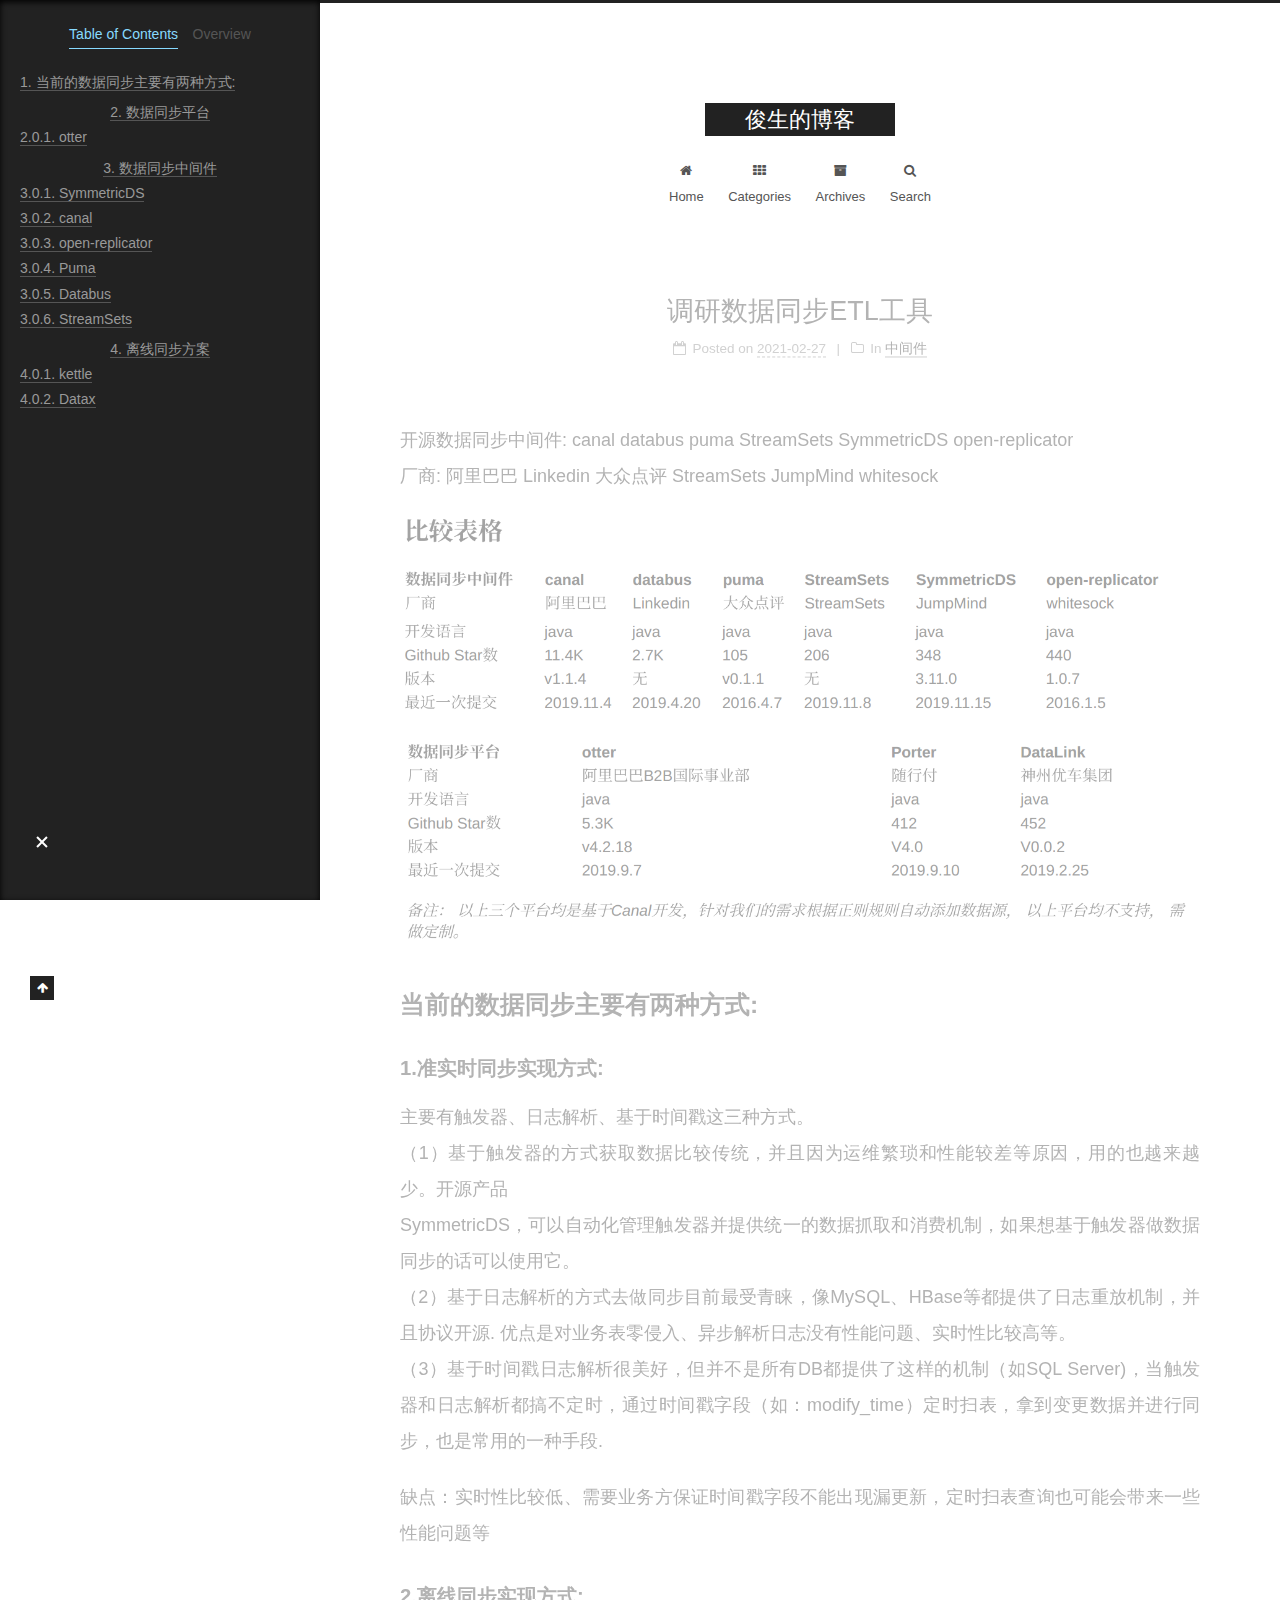
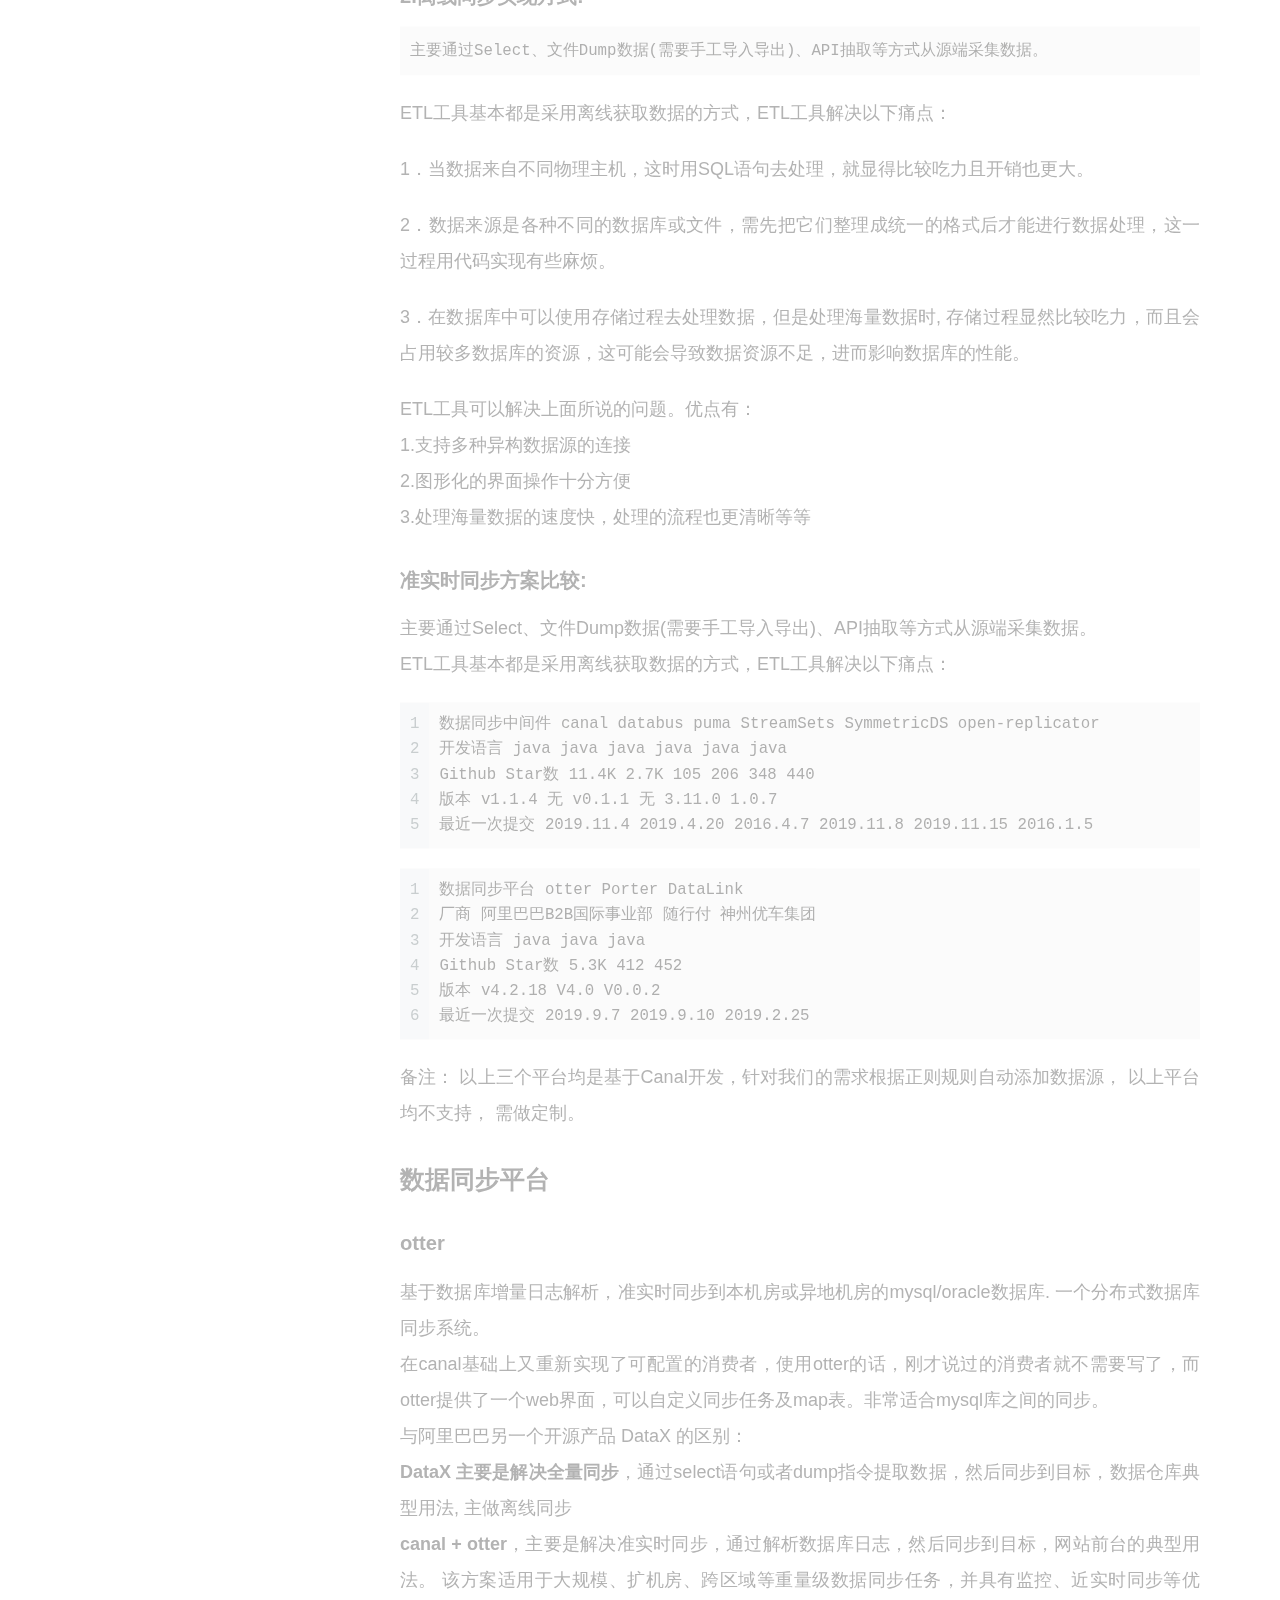
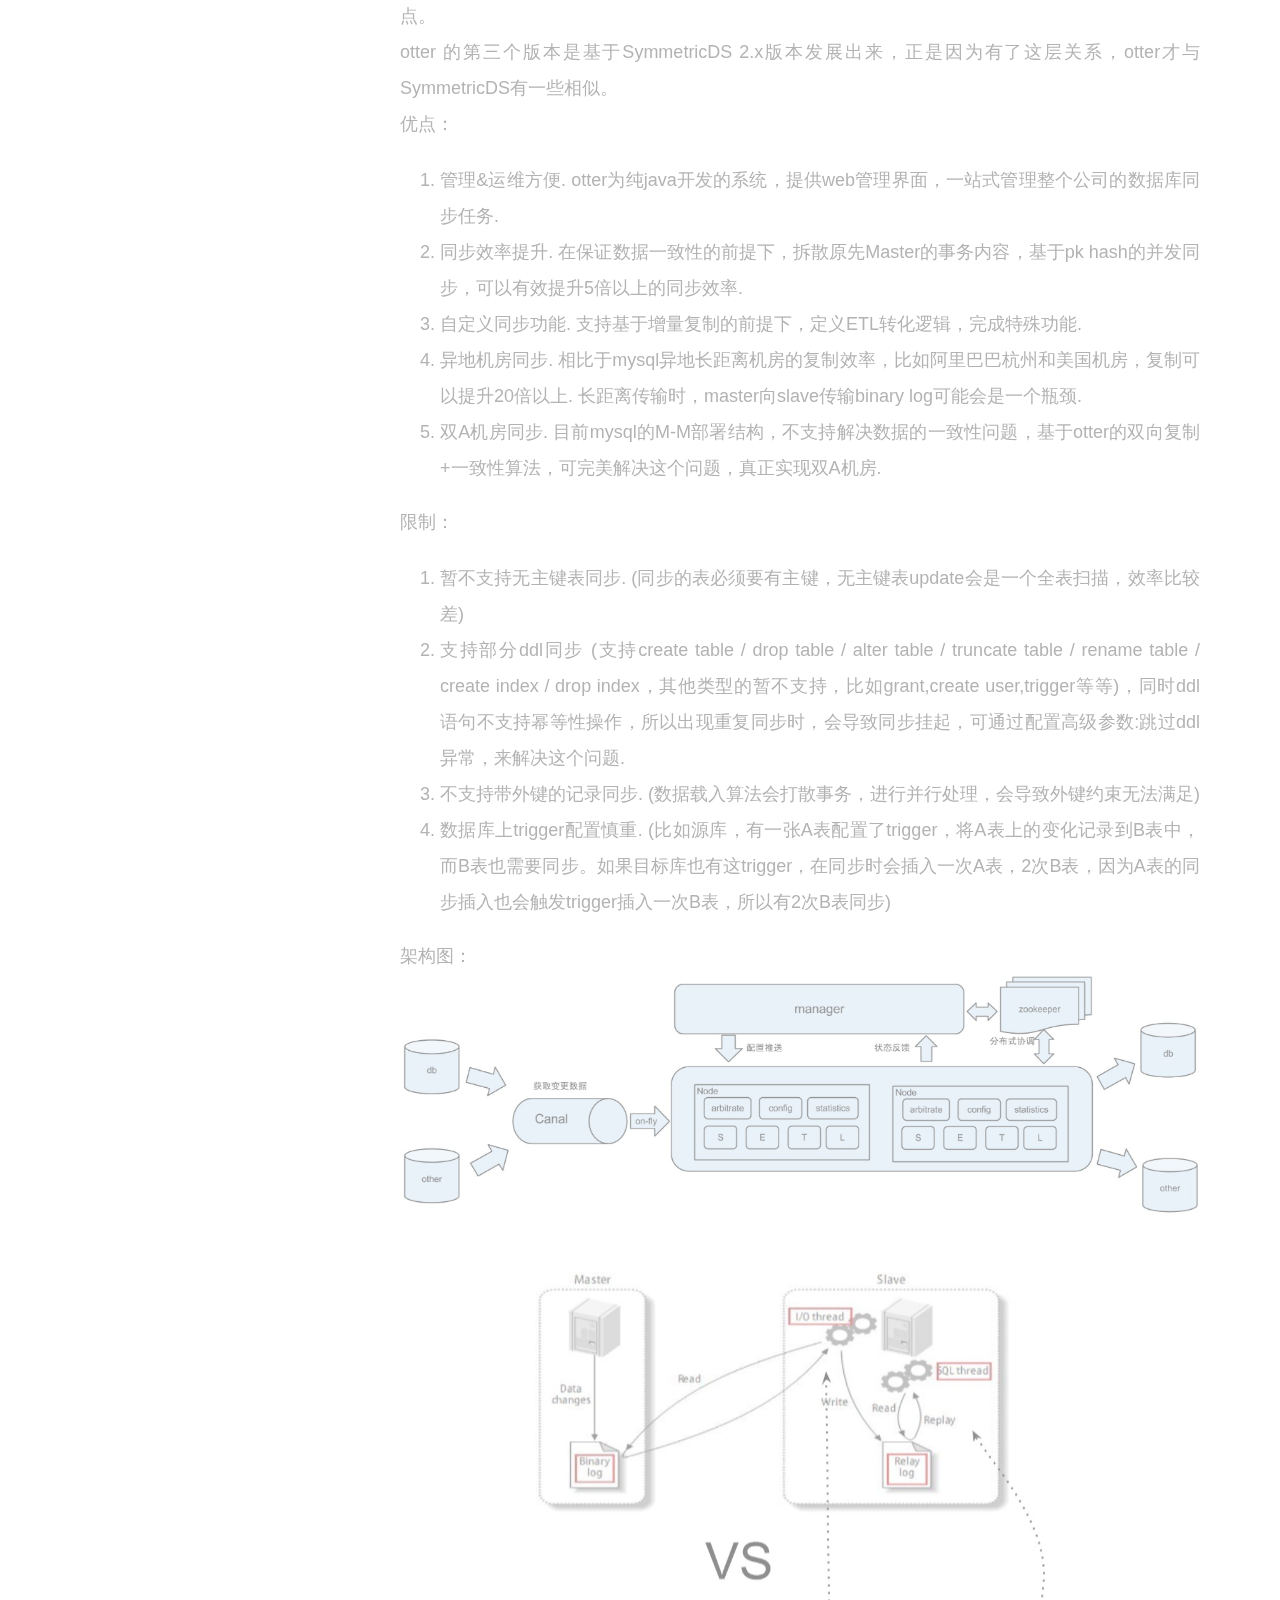
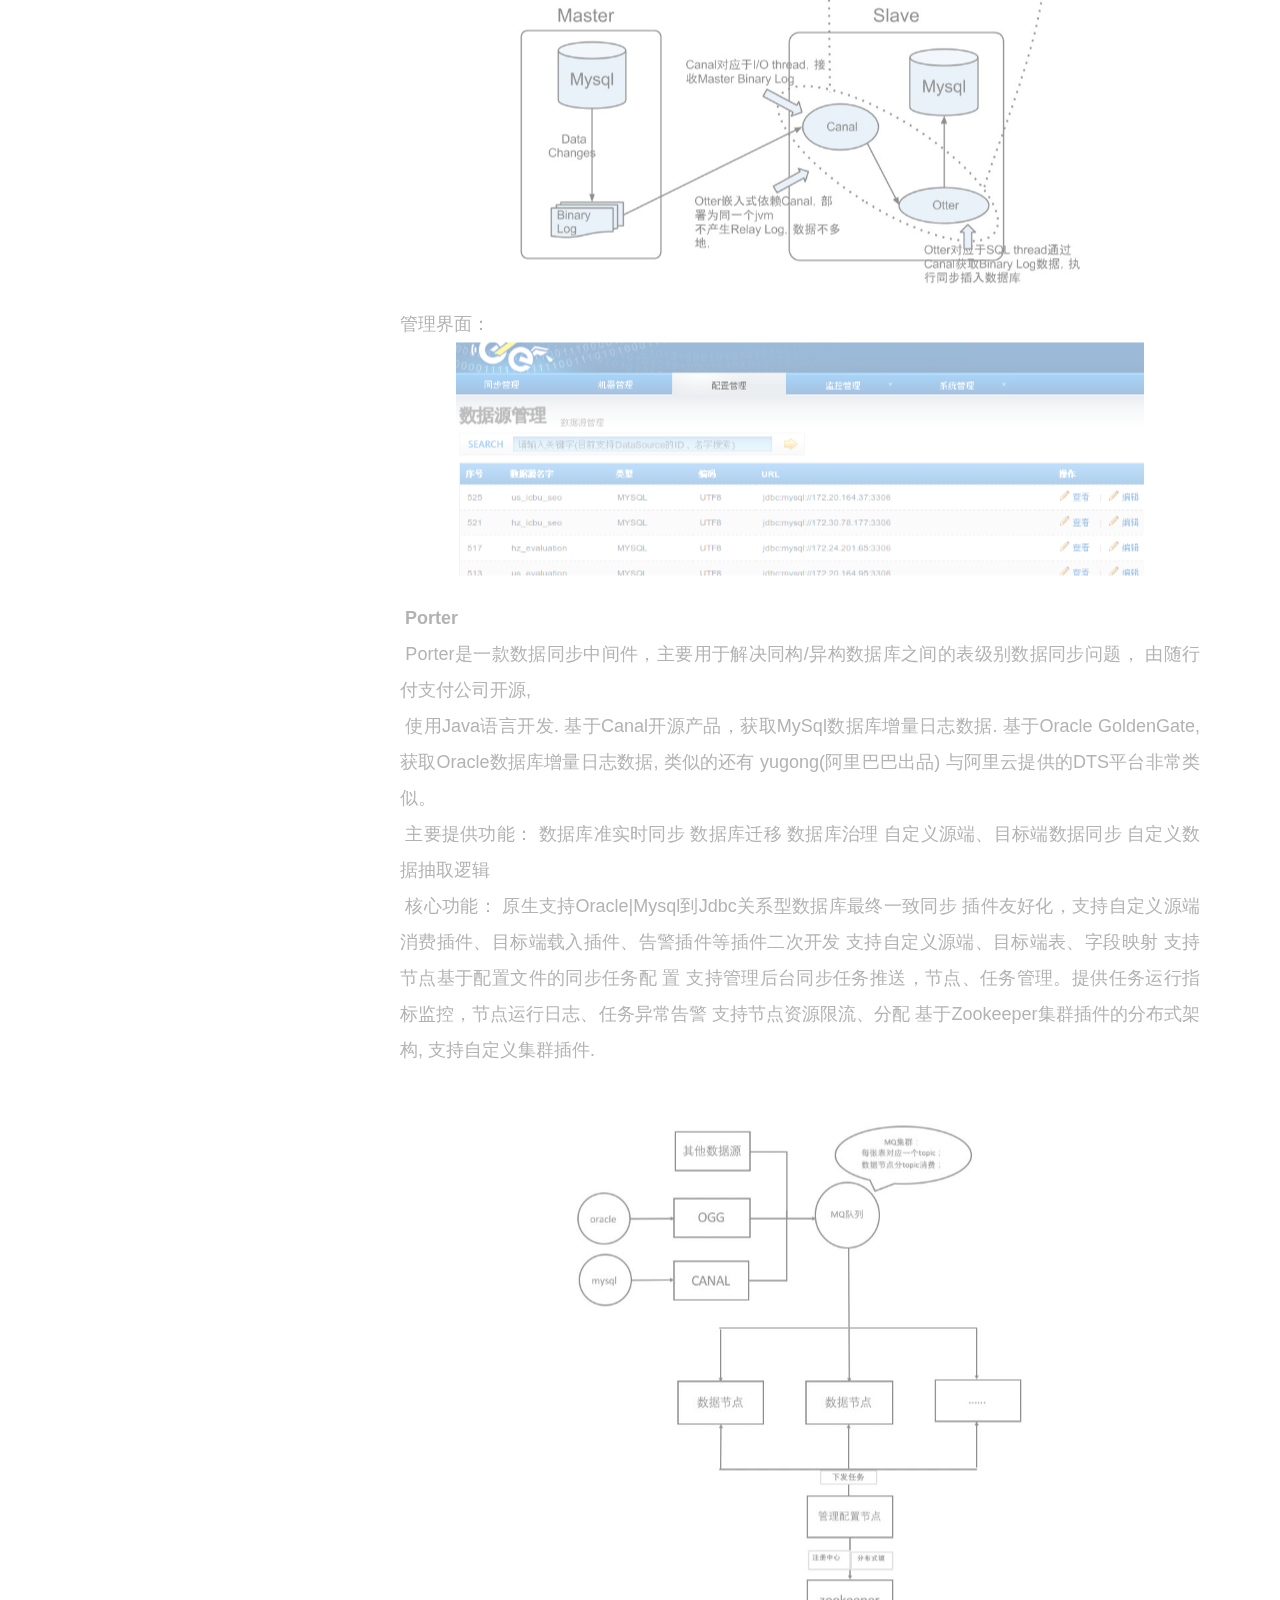
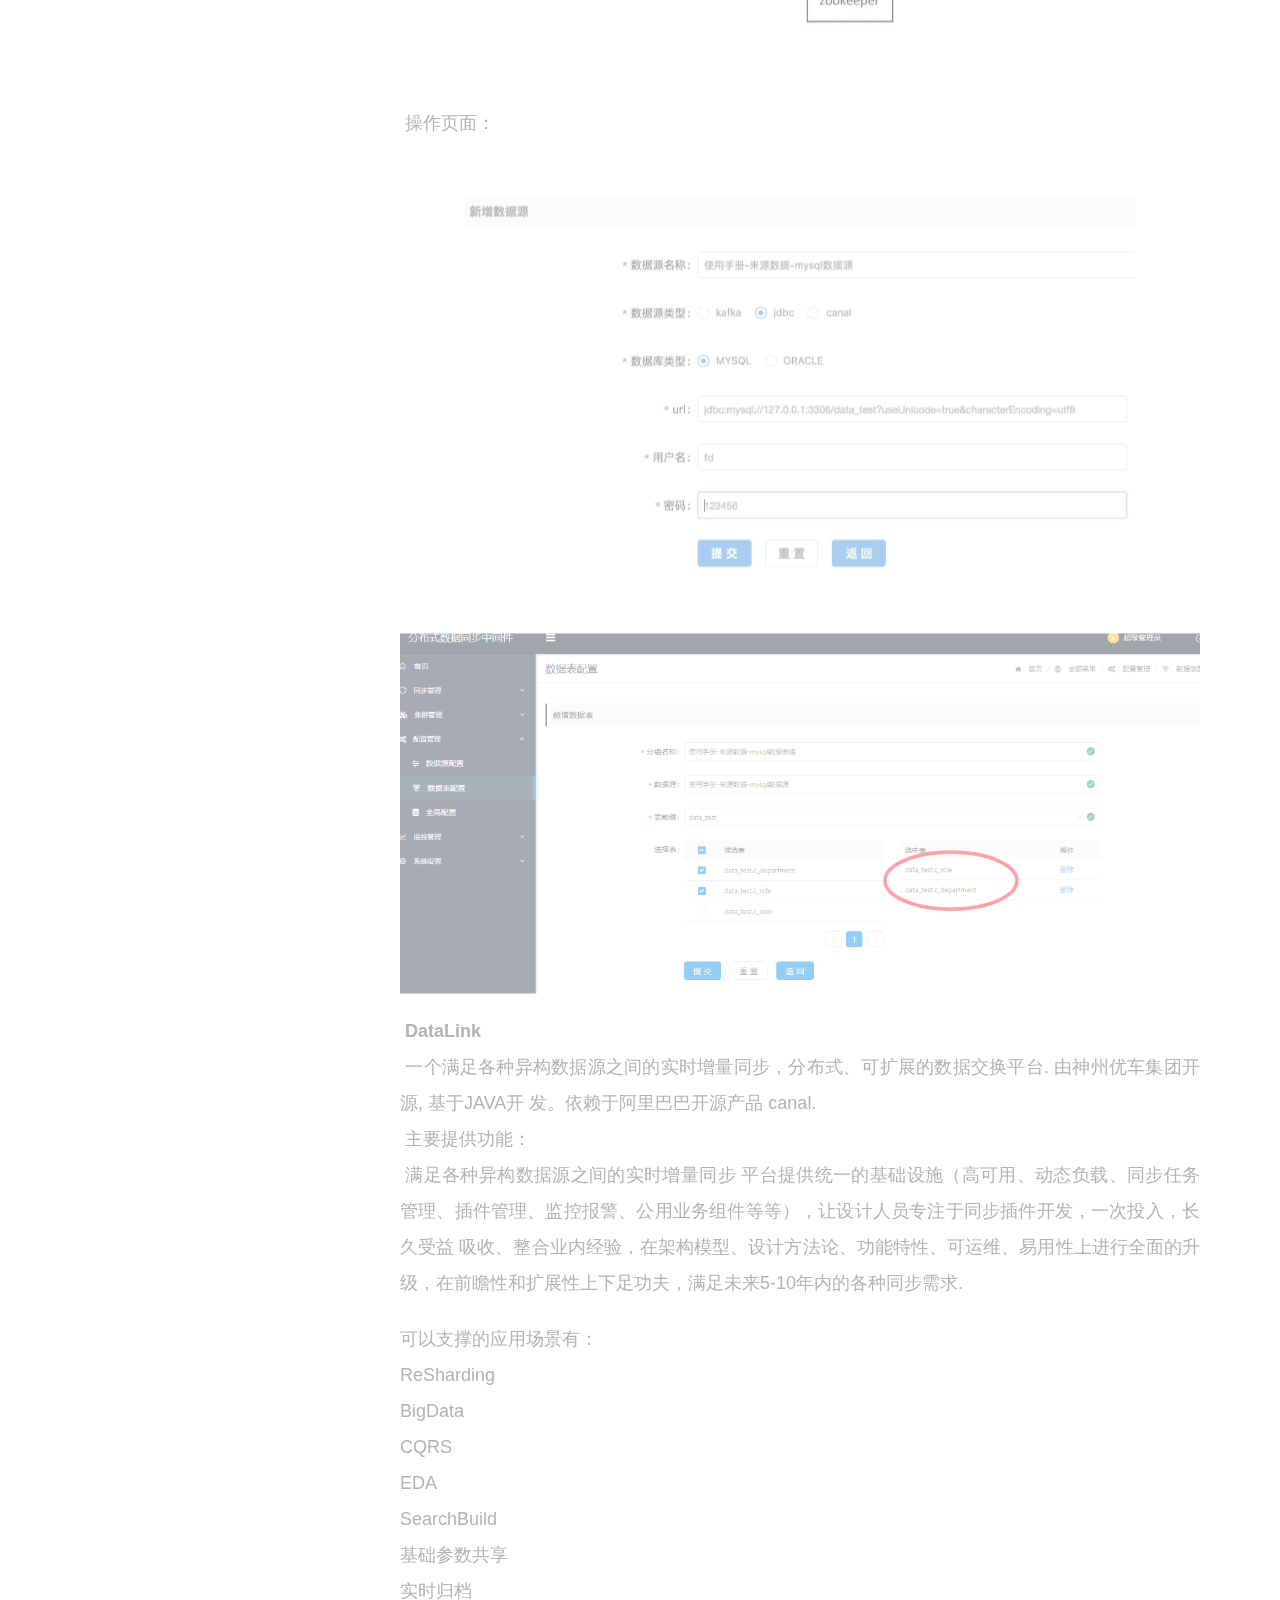
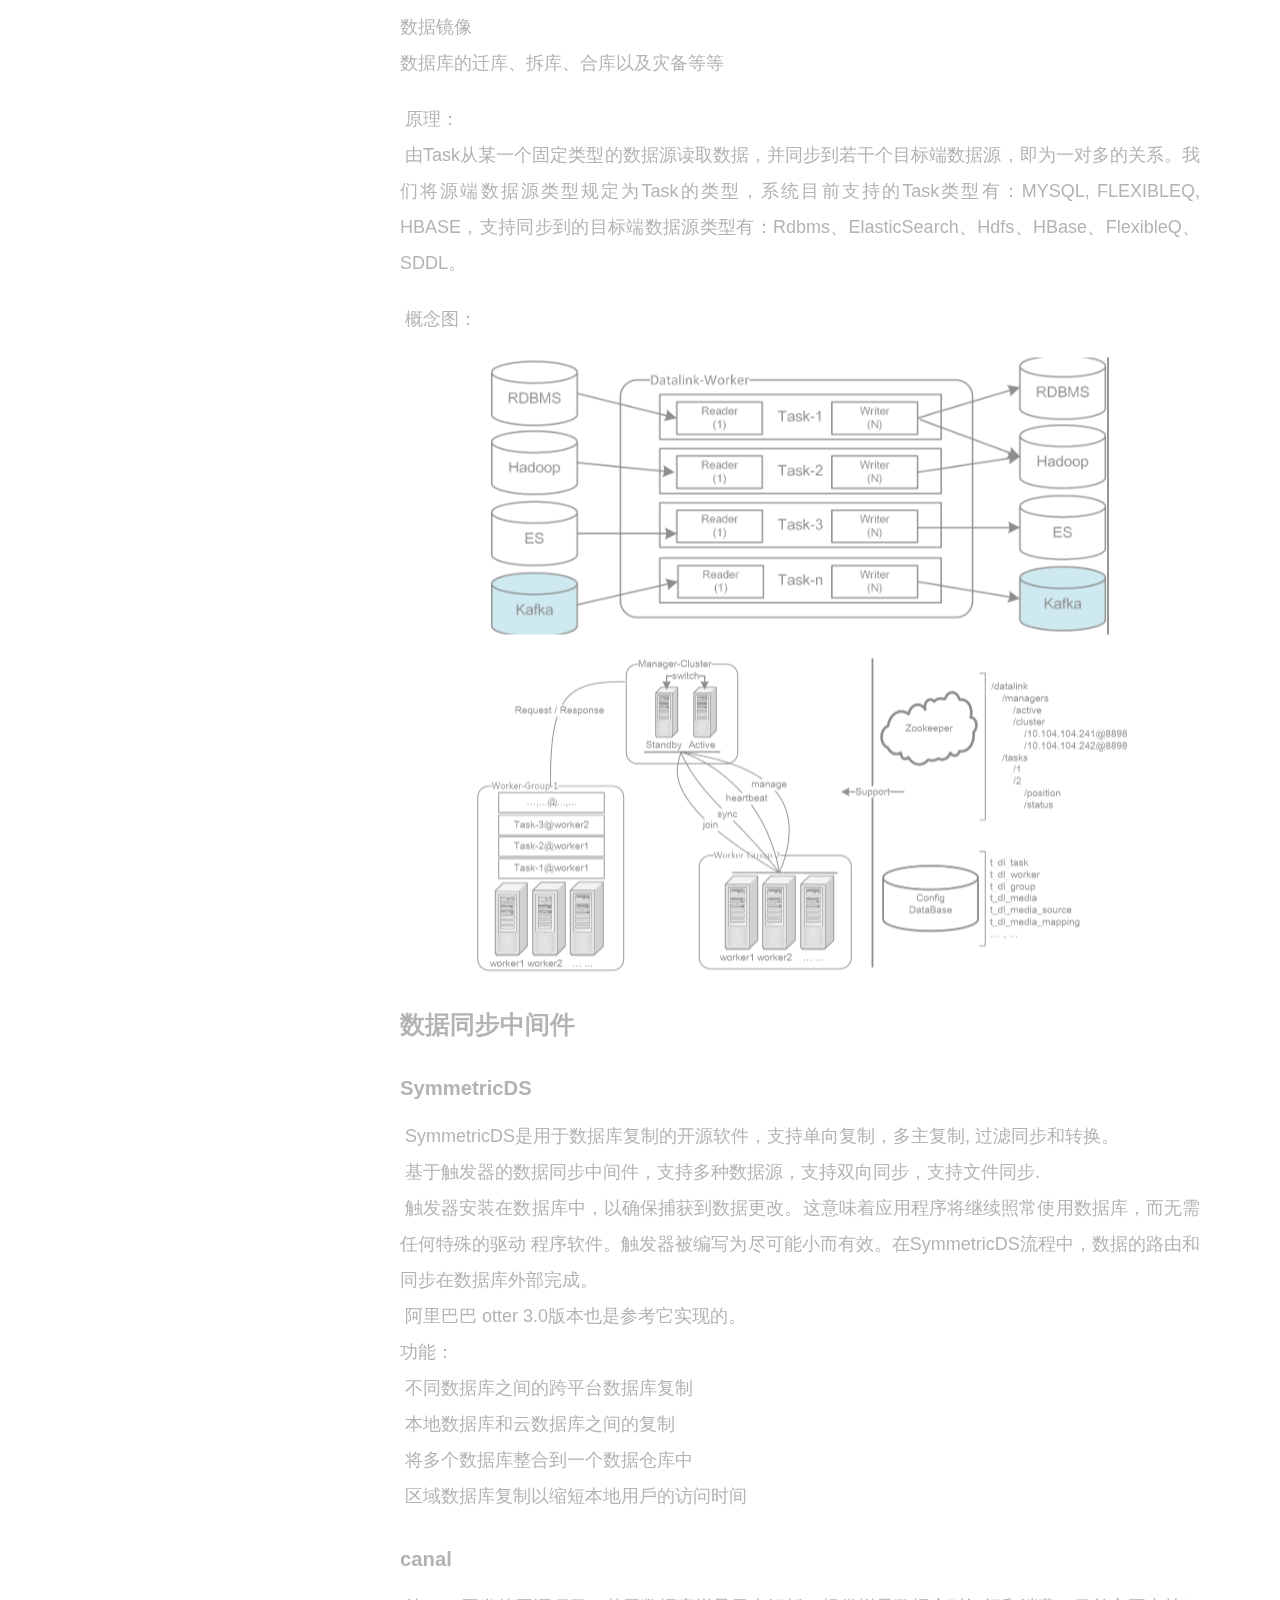
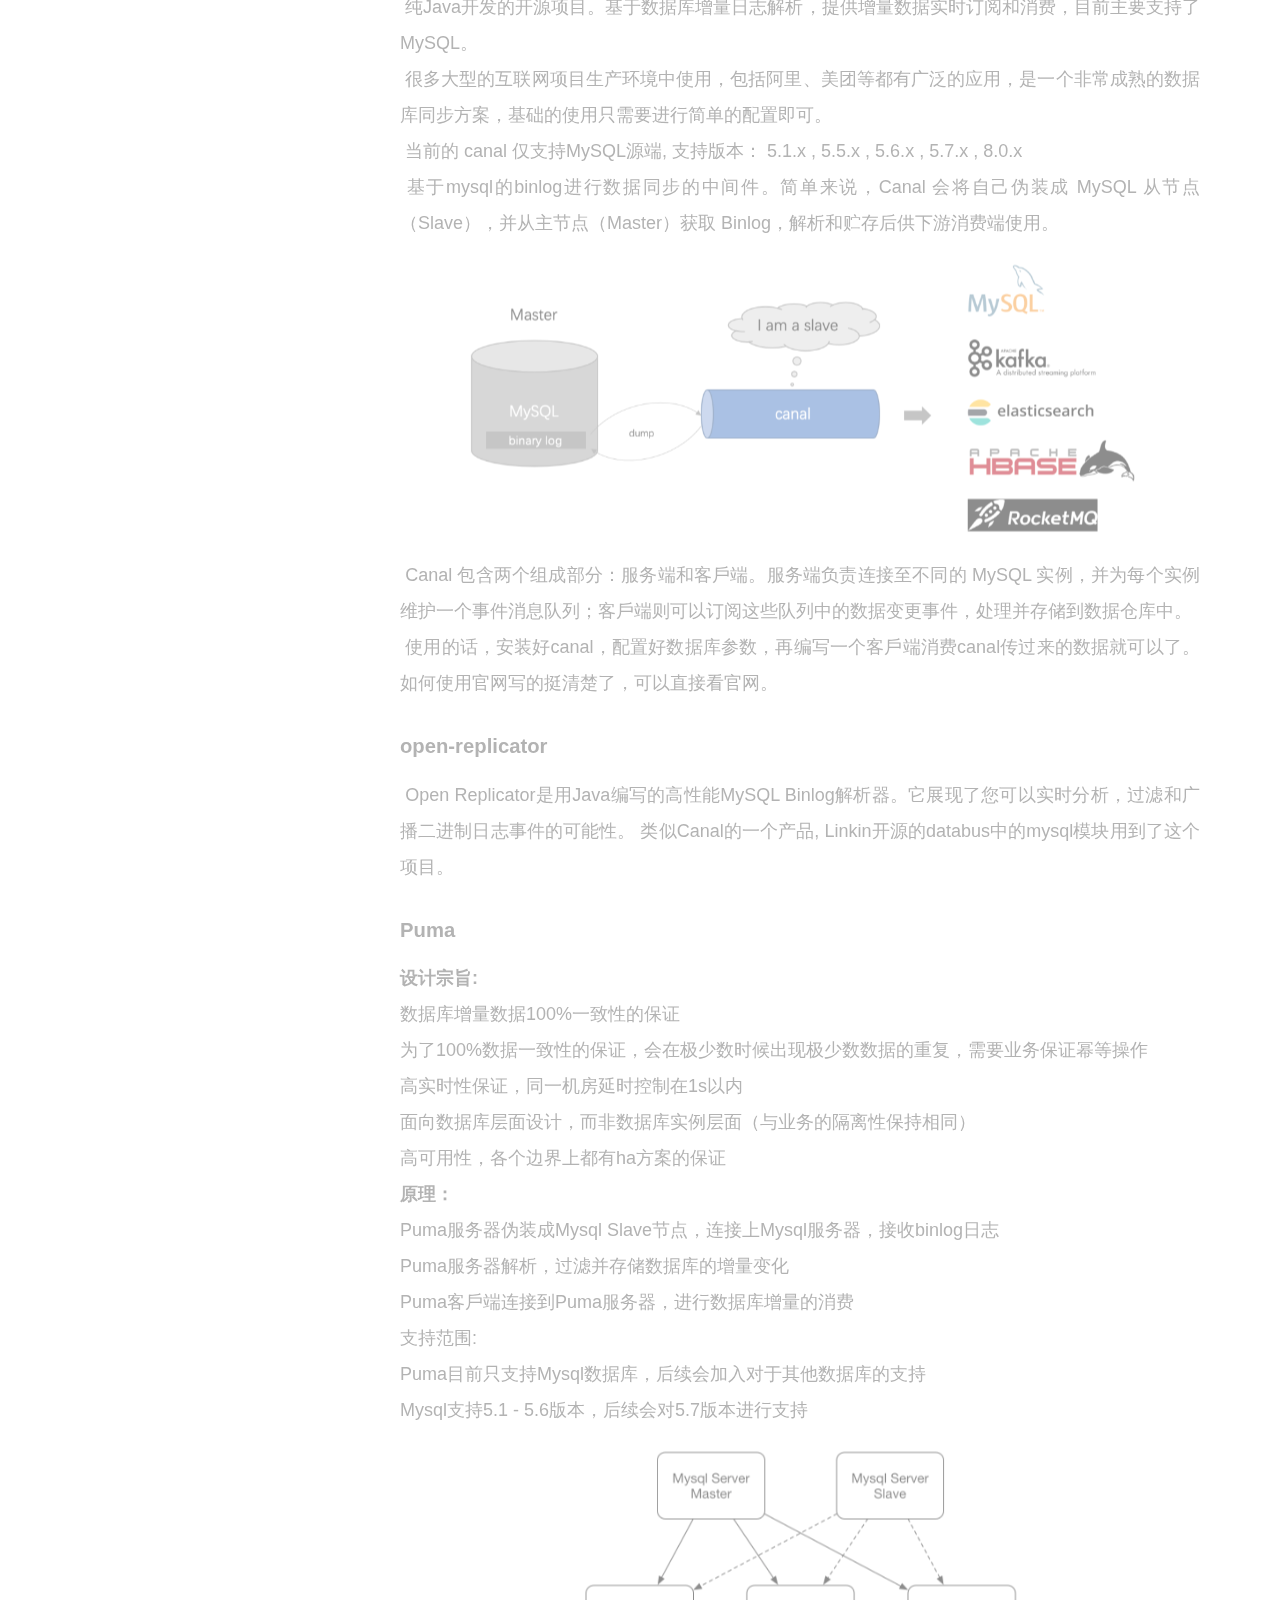
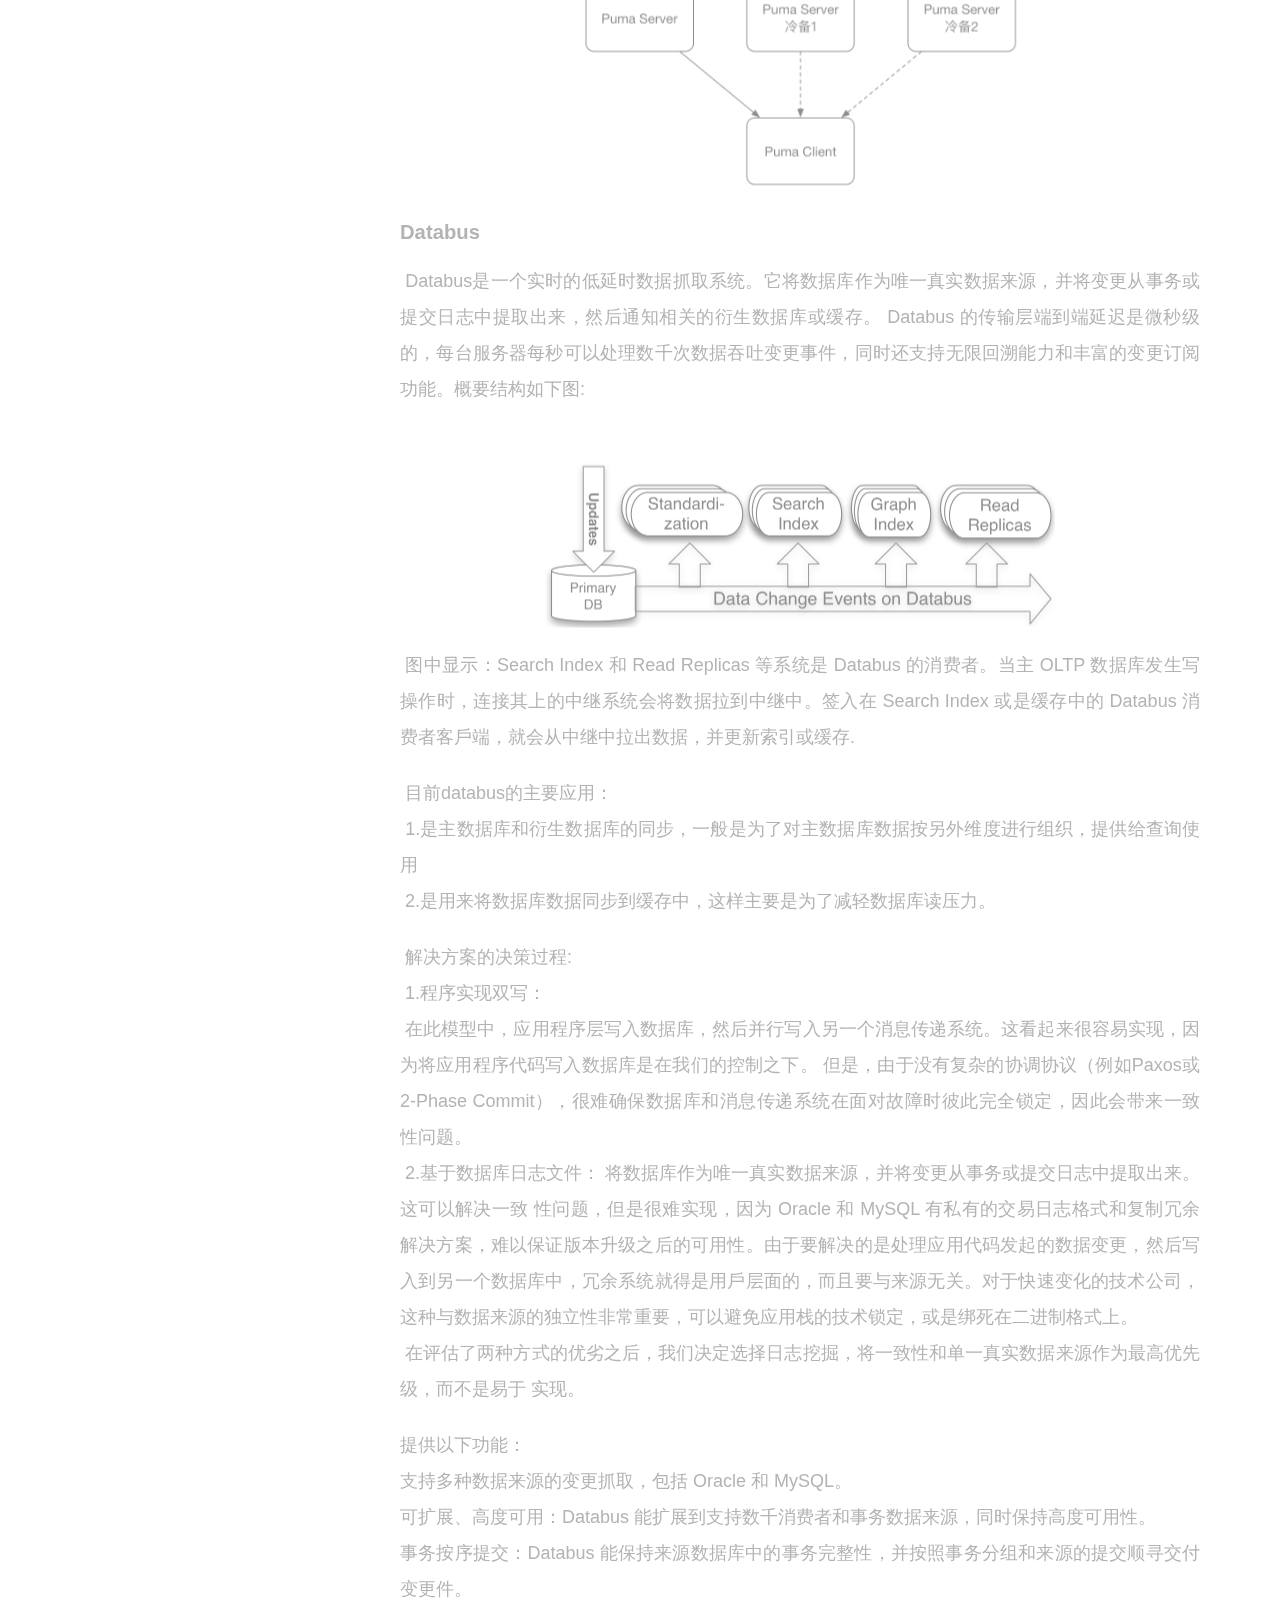
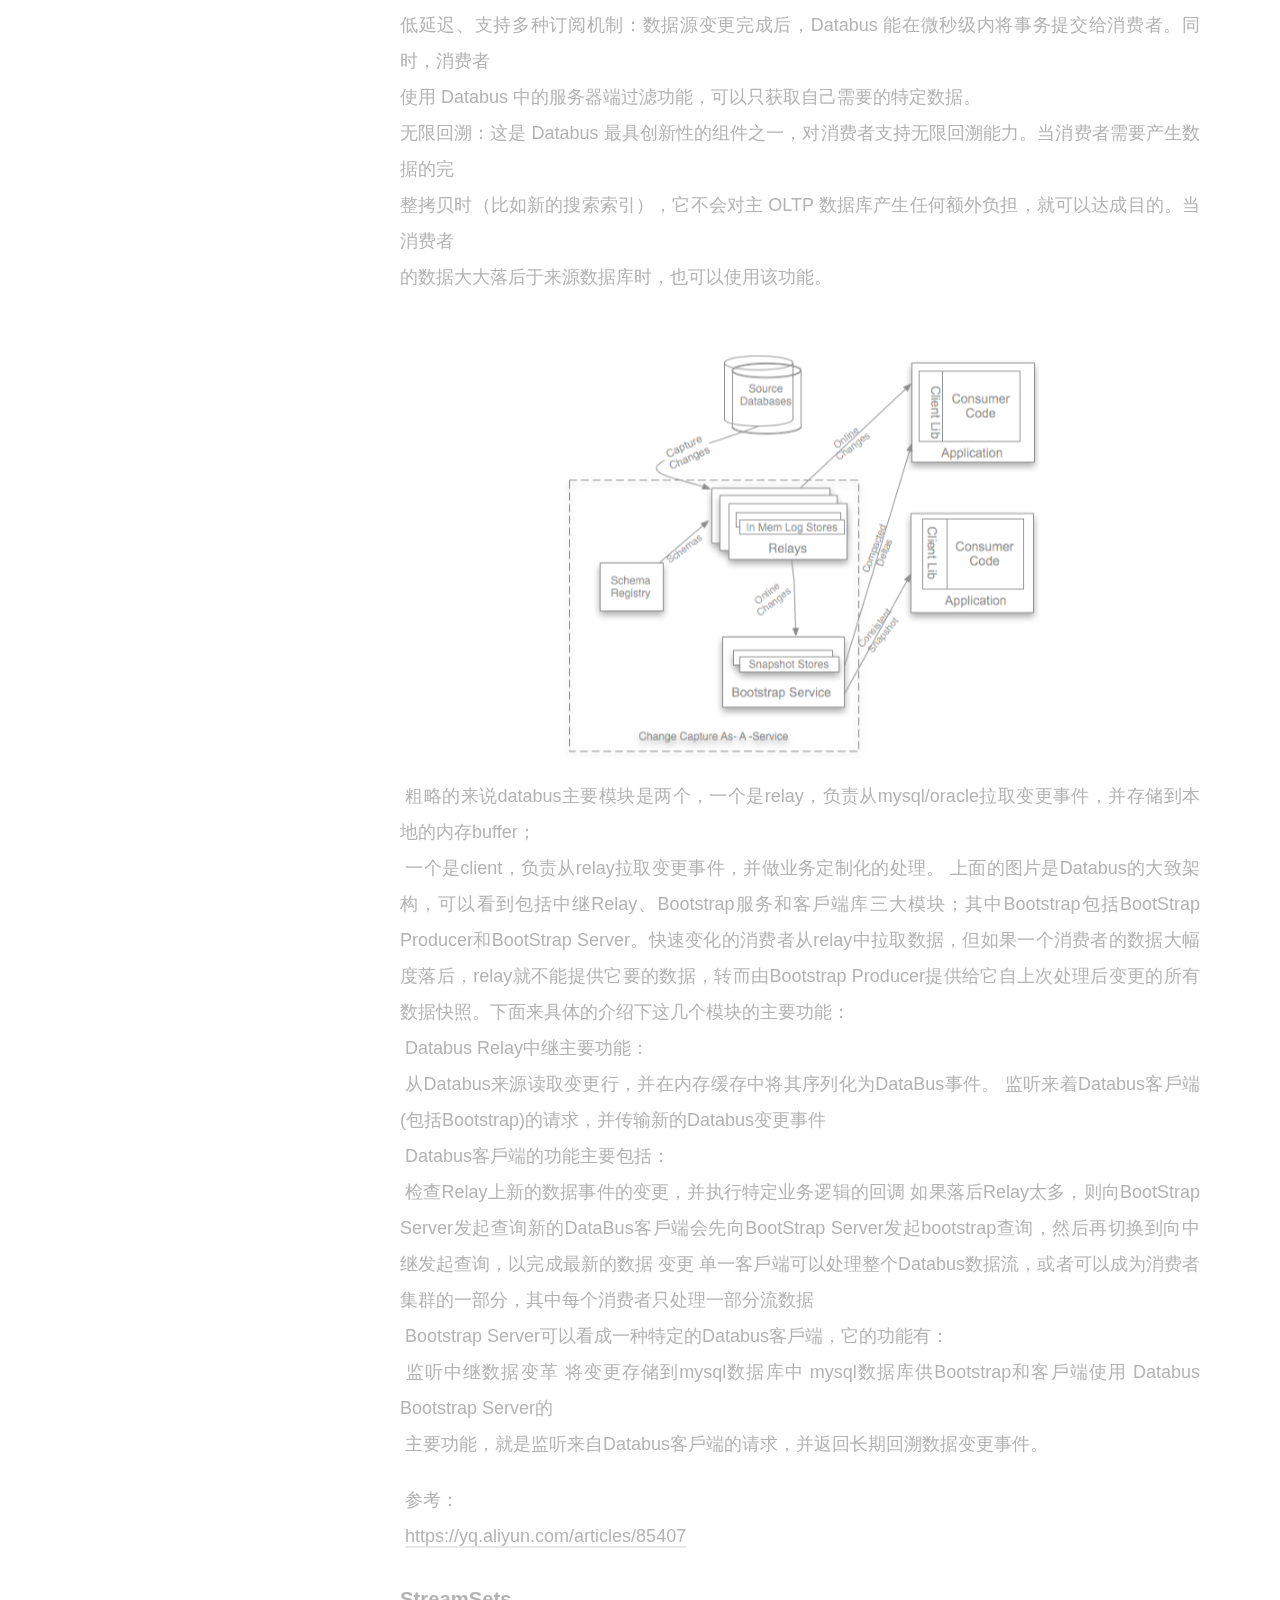
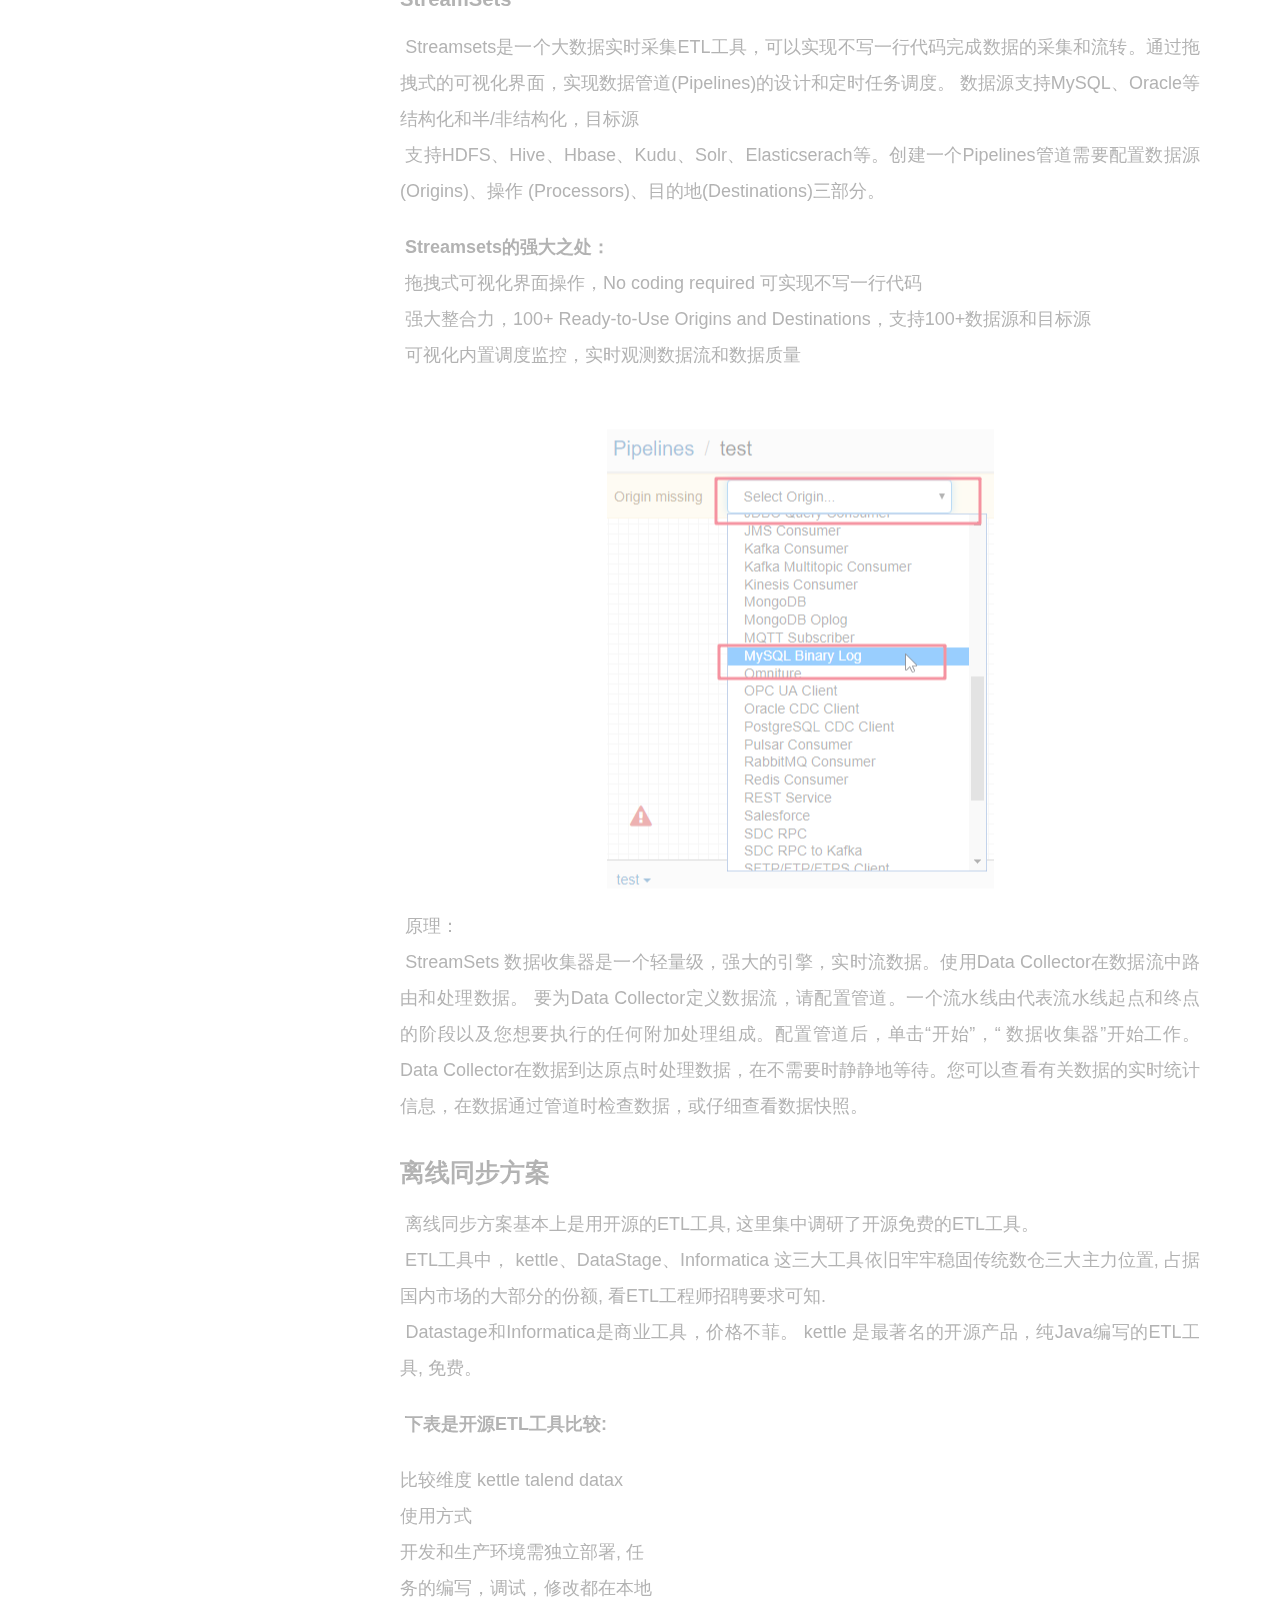
<file: 2021/02/27/数据同步工具调研/index.html>
<!DOCTYPE html>
<html lang="en">
<head>
  <meta charset="UTF-8">
<meta name="viewport" content="width=device-width, initial-scale=1, maximum-scale=2">
<meta name="theme-color" content="#222">
<meta name="generator" content="Hexo 5.4.0">
  <link rel="apple-touch-icon" sizes="180x180" href="/images/apple-touch-icon-next.png">
  <link rel="icon" type="image/png" sizes="32x32" href="/images/favicon-32x32-next.png">
  <link rel="icon" type="image/png" sizes="16x16" href="/images/favicon-16x16-next.png">
  <link rel="mask-icon" href="/images/logo.svg" color="#222">

<link rel="stylesheet" href="/css/main.css">


<link rel="stylesheet" href="/lib/font-awesome/css/font-awesome.min.css">

<script id="hexo-configurations">
    var NexT = window.NexT || {};
    var CONFIG = {"hostname":"june-son.github.io","root":"/","scheme":"Muse","version":"7.8.0","exturl":false,"sidebar":{"position":"left","display":"post","padding":18,"offset":12,"onmobile":false},"copycode":{"enable":false,"show_result":false,"style":null},"back2top":{"enable":true,"sidebar":false,"scrollpercent":false},"bookmark":{"enable":false,"color":"#222","save":"auto"},"fancybox":false,"mediumzoom":false,"lazyload":false,"pangu":false,"comments":{"style":"tabs","active":null,"storage":true,"lazyload":false,"nav":null},"algolia":{"hits":{"per_page":10},"labels":{"input_placeholder":"Search for Posts","hits_empty":"We didn't find any results for the search: ${query}","hits_stats":"${hits} results found in ${time} ms"}},"localsearch":{"enable":true,"trigger":"auto","top_n_per_article":1,"unescape":false,"preload":false},"motion":{"enable":true,"async":false,"transition":{"post_block":"fadeIn","post_header":"slideDownIn","post_body":"slideDownIn","coll_header":"slideLeftIn","sidebar":"slideUpIn"}},"path":"search.xml"};
  </script>

  <meta name="description" content="开源数据同步中间件: canal databus puma StreamSets SymmetricDS open-replicator⼚商:    阿⾥巴巴 Linkedin ⼤众点评 StreamSets JumpMind whitesock">
<meta property="og:type" content="article">
<meta property="og:title" content="调研数据同步ETL⼯具">
<meta property="og:url" content="https://june-son.github.io/2021/02/27/%E6%95%B0%E6%8D%AE%E5%90%8C%E6%AD%A5%E5%B7%A5%E5%85%B7%E8%B0%83%E7%A0%94/index.html">
<meta property="og:site_name" content="俊生的博客">
<meta property="og:description" content="开源数据同步中间件: canal databus puma StreamSets SymmetricDS open-replicator⼚商:    阿⾥巴巴 Linkedin ⼤众点评 StreamSets JumpMind whitesock">
<meta property="og:locale" content="en_US">
<meta property="og:image" content="https://june-son.github.io/images/etl/total.png">
<meta property="og:image" content="https://june-son.github.io/images/etl/otter.png">
<meta property="og:image" content="https://june-son.github.io/images/etl/otter-mapping.png">
<meta property="og:image" content="https://june-son.github.io/images/etl/otter-manager-source.png">
<meta property="og:image" content="https://june-son.github.io/images/etl/porter-jiagou.png">
<meta property="og:image" content="https://june-son.github.io/images/etl/porter-datasource.png">
<meta property="og:image" content="https://june-son.github.io/images/etl/porter-data-table.png">
<meta property="og:image" content="https://june-son.github.io/images/etl/datalink-gailian.png">
<meta property="og:image" content="https://june-son.github.io/images/etl/datalink-deploy.png">
<meta property="og:image" content="https://june-son.github.io/images/etl/canal.png">
<meta property="og:image" content="https://june-son.github.io/images/etl/puma.png">
<meta property="og:image" content="https://june-son.github.io/images/etl/databus-bus.png">
<meta property="og:image" content="https://june-son.github.io/images/etl/databus.png">
<meta property="og:image" content="https://june-son.github.io/images/etl/streamsets.png">
<meta property="article:published_time" content="2021-02-27T07:30:20.936Z">
<meta property="article:modified_time" content="2021-02-27T07:30:20.936Z">
<meta property="article:author" content="juneson">
<meta name="twitter:card" content="summary">
<meta name="twitter:image" content="https://june-son.github.io/images/etl/total.png">

<link rel="canonical" href="https://june-son.github.io/2021/02/27/%E6%95%B0%E6%8D%AE%E5%90%8C%E6%AD%A5%E5%B7%A5%E5%85%B7%E8%B0%83%E7%A0%94/">


<script id="page-configurations">
  // https://hexo.io/docs/variables.html
  CONFIG.page = {
    sidebar: "",
    isHome : false,
    isPost : true,
    lang   : 'en'
  };
</script>

  <title>调研数据同步ETL⼯具 | 俊生的博客</title>
  






  <noscript>
  <style>
  .use-motion .brand,
  .use-motion .menu-item,
  .sidebar-inner,
  .use-motion .post-block,
  .use-motion .pagination,
  .use-motion .comments,
  .use-motion .post-header,
  .use-motion .post-body,
  .use-motion .collection-header { opacity: initial; }

  .use-motion .site-title,
  .use-motion .site-subtitle {
    opacity: initial;
    top: initial;
  }

  .use-motion .logo-line-before i { left: initial; }
  .use-motion .logo-line-after i { right: initial; }
  </style>
</noscript>

</head>

<body itemscope itemtype="http://schema.org/WebPage">
  <div class="container use-motion">
    <div class="headband"></div>

    <header class="header" itemscope itemtype="http://schema.org/WPHeader">
      <div class="header-inner"><div class="site-brand-container">
  <div class="site-nav-toggle">
    <div class="toggle" aria-label="Toggle navigation bar">
      <span class="toggle-line toggle-line-first"></span>
      <span class="toggle-line toggle-line-middle"></span>
      <span class="toggle-line toggle-line-last"></span>
    </div>
  </div>

  <div class="site-meta">

    <a href="/" class="brand" rel="start">
      <span class="logo-line-before"><i></i></span>
      <h1 class="site-title">俊生的博客</h1>
      <span class="logo-line-after"><i></i></span>
    </a>
  </div>

  <div class="site-nav-right">
    <div class="toggle popup-trigger">
        <i class="fa fa-search fa-fw fa-lg"></i>
    </div>
  </div>
</div>




<nav class="site-nav">
  <ul id="menu" class="menu">
        <li class="menu-item menu-item-home">

    <a href="/" rel="section"><i class="fa fa-fw fa-home"></i>Home</a>

  </li>
        <li class="menu-item menu-item-categories">

    <a href="/categories/" rel="section"><i class="fa fa-fw fa-th"></i>Categories</a>

  </li>
        <li class="menu-item menu-item-archives">

    <a href="/archives/" rel="section"><i class="fa fa-fw fa-archive"></i>Archives</a>

  </li>
      <li class="menu-item menu-item-search">
        <a role="button" class="popup-trigger"><i class="fa fa-search fa-fw"></i>Search
        </a>
      </li>
  </ul>
</nav>



  <div class="search-pop-overlay">
    <div class="popup search-popup">
        <div class="search-header">
  <span class="search-icon">
    <i class="fa fa-search"></i>
  </span>
  <div class="search-input-container">
    <input autocomplete="off" autocapitalize="off"
           placeholder="Searching..." spellcheck="false"
           type="search" class="search-input">
  </div>
  <span class="popup-btn-close">
    <i class="fa fa-times-circle"></i>
  </span>
</div>
<div id="search-result">
  <div id="no-result">
    <i class="fa fa-spinner fa-pulse fa-5x fa-fw"></i>
  </div>
</div>

    </div>
  </div>

</div>
    </header>

    
  <div class="back-to-top">
    <i class="fa fa-arrow-up"></i>
    <span>0%</span>
  </div>


    <main class="main">
      <div class="main-inner">
        <div class="content-wrap">
          

          <div class="content post posts-expand">
            

    
  
  
  <article itemscope itemtype="http://schema.org/Article" class="post-block" lang="en">
    <link itemprop="mainEntityOfPage" href="https://june-son.github.io/2021/02/27/%E6%95%B0%E6%8D%AE%E5%90%8C%E6%AD%A5%E5%B7%A5%E5%85%B7%E8%B0%83%E7%A0%94/">

    <span hidden itemprop="author" itemscope itemtype="http://schema.org/Person">
      <meta itemprop="image" content="/images/avatar.gif">
      <meta itemprop="name" content="juneson">
      <meta itemprop="description" content="">
    </span>

    <span hidden itemprop="publisher" itemscope itemtype="http://schema.org/Organization">
      <meta itemprop="name" content="俊生的博客">
    </span>
      <header class="post-header">
        <h1 class="post-title" itemprop="name headline">
          调研数据同步ETL⼯具
        </h1>

        <div class="post-meta">
            <span class="post-meta-item">
              <span class="post-meta-item-icon">
                <i class="fa fa-calendar-o"></i>
              </span>
              <span class="post-meta-item-text">Posted on</span>

              <time title="Created: 2021-02-27 15:30:20" itemprop="dateCreated datePublished" datetime="2021-02-27T15:30:20+08:00">2021-02-27</time>
            </span>
            <span class="post-meta-item">
              <span class="post-meta-item-icon">
                <i class="fa fa-folder-o"></i>
              </span>
              <span class="post-meta-item-text">In</span>
                <span itemprop="about" itemscope itemtype="http://schema.org/Thing">
                  <a href="/categories/%E4%B8%AD%E9%97%B4%E4%BB%B6/" itemprop="url" rel="index"><span itemprop="name">中间件</span></a>
                </span>
            </span>

          

        </div>
      </header>

    
    
    
    <div class="post-body" itemprop="articleBody">

      
        <p>开源数据同步中间件: canal databus puma StreamSets SymmetricDS open-replicator<br>⼚商:    阿⾥巴巴 Linkedin ⼤众点评 StreamSets JumpMind whitesock</p>
<p><img src="/images/etl/total.png"></p>
<span id="more"></span>



<h2 id="当前的数据同步主要有两种⽅式"><a href="#当前的数据同步主要有两种⽅式" class="headerlink" title="当前的数据同步主要有两种⽅式:"></a>当前的数据同步主要有两种⽅式:</h2><h4 id="1-准实时同步实现⽅式"><a href="#1-准实时同步实现⽅式" class="headerlink" title="1.准实时同步实现⽅式:"></a>1.准实时同步实现⽅式:</h4><p>主要有触发器、⽇志解析、基于时间戳这三种⽅式。<br>（1）基于触发器的⽅式获取数据⽐较传统，并且因为运维繁琐和性能较差等原因，⽤的也越来越少。开源产品<br>SymmetricDS，可以⾃动化管理触发器并提供统⼀的数据抓取和消费机制，如果想基于触发器做数据同步的话可以使⽤它。<br>（2）基于⽇志解析的⽅式去做同步⽬前最受⻘睐，像MySQL、HBase等都提供了⽇志重放机制，并且协议开源. 优点是对业务表零侵⼊、异步解析⽇志没有性能问题、实时性⽐较⾼等。<br>（3）基于时间戳⽇志解析很美好，但并不是所有DB都提供了这样的机制（如SQL Server)，当触发器和⽇志解析都搞不定时，通过时间戳字段（如：modify_time）定时扫表，拿到变更数据并进⾏同步，也是常⽤的⼀种⼿段.</p>
<p>缺点：实时性⽐较低、需要业务⽅保证时间戳字段不能出现漏更新，定时扫表查询也可能会带来⼀些性能问题等</p>
<h4 id="2-离线同步实现⽅式"><a href="#2-离线同步实现⽅式" class="headerlink" title="2.离线同步实现⽅式:"></a>2.离线同步实现⽅式:</h4><pre><code>主要通过Select、⽂件Dump数据(需要⼿⼯导⼊导出)、API抽取等⽅式从源端采集数据。
</code></pre>
<p>ETL⼯具基本都是采⽤离线获取数据的⽅式，ETL⼯具解决以下痛点： </p>
<p>1．当数据来⾃不同物理主机，这时⽤SQL语句去处理，就显得⽐较吃⼒且开销也更⼤。 </p>
<p>2．数据来源是各种不同的数据库或⽂件，需先把它们整理成统⼀的格式后才能进⾏数据处理，这⼀过程⽤代码实现有些⿇烦。 </p>
<p>3．在数据库中可以使⽤存储过程去处理数据，但是处理海量数据时, 存储过程显然⽐较吃⼒，而且会占⽤较多数据库的资源，这可能会导致数据资源不⾜，进而影响数据库的性能。</p>
<p>ETL⼯具可以解决上⾯所说的问题。优点有：<br>1.⽀持多种异构数据源的连接<br>2.图形化的界⾯操作⼗分⽅便<br>3.处理海量数据的速度快，处理的流程也更清晰等等</p>
<h4 id="准实时同步⽅案⽐较"><a href="#准实时同步⽅案⽐较" class="headerlink" title="准实时同步⽅案⽐较:"></a>准实时同步⽅案⽐较:</h4><p>主要通过Select、⽂件Dump数据(需要⼿⼯导⼊导出)、API抽取等⽅式从源端采集数据。<br>ETL⼯具基本都是采⽤离线获取数据的⽅式，ETL⼯具解决以下痛点：</p>
<figure class="highlight plain"><table><tr><td class="gutter"><pre><span class="line">1</span><br><span class="line">2</span><br><span class="line">3</span><br><span class="line">4</span><br><span class="line">5</span><br></pre></td><td class="code"><pre><span class="line">数据同步中间件 canal databus puma StreamSets SymmetricDS open-replicator</span><br><span class="line">开发语⾔ java java java java java java</span><br><span class="line">Github Star数 11.4K 2.7K 105 206 348 440</span><br><span class="line">版本 v1.1.4 ⽆ v0.1.1 ⽆ 3.11.0 1.0.7</span><br><span class="line">最近⼀次提交 2019.11.4 2019.4.20 2016.4.7 2019.11.8 2019.11.15 2016.1.5</span><br></pre></td></tr></table></figure>


<figure class="highlight plain"><table><tr><td class="gutter"><pre><span class="line">1</span><br><span class="line">2</span><br><span class="line">3</span><br><span class="line">4</span><br><span class="line">5</span><br><span class="line">6</span><br></pre></td><td class="code"><pre><span class="line">数据同步平台 otter Porter DataLink</span><br><span class="line">⼚商 阿⾥巴巴B2B国际事业部 随⾏付 神州优⻋集团</span><br><span class="line">开发语⾔ java java java</span><br><span class="line">Github Star数 5.3K 412 452</span><br><span class="line">版本 v4.2.18 V4.0 V0.0.2</span><br><span class="line">最近⼀次提交 2019.9.7 2019.9.10 2019.2.25</span><br></pre></td></tr></table></figure>


<p>备注： 以上三个平台均是基于Canal开发，针对我们的需求根据正则规则⾃动添加数据源， 以上平台均不⽀持， 需做定制。</p>
<h2 id="数据同步平台"><a href="#数据同步平台" class="headerlink" title="数据同步平台"></a>数据同步平台</h2><h4 id="otter"><a href="#otter" class="headerlink" title="otter"></a>otter</h4><p>基于数据库增量⽇志解析，准实时同步到本机房或异地机房的mysql/oracle数据库. ⼀个分布式数据库同步系统。<br>在canal基础上⼜重新实现了可配置的消费者，使⽤otter的话，刚才说过的消费者就不需要写了，而otter提供了⼀个web界⾯，可以⾃定义同步任务及map表。⾮常适合mysql库之间的同步。<br>与阿⾥巴巴另⼀个开源产品 DataX 的区别：<br><strong>DataX 主要是解决全量同步</strong>，通过select语句或者dump指令提取数据，然后同步到⽬标，数据仓库典型⽤法, 主做离线同步<br><strong>canal + otter</strong>，主要是解决准实时同步，通过解析数据库⽇志，然后同步到⽬标，⽹站前台的典型⽤法。 该⽅案适⽤于⼤规模、扩机房、跨区域等重量级数据同步任务，并具有监控、近实时同步等优点。<br>otter 的第三个版本是基于SymmetricDS 2.x版本发展出来，正是因为有了这层关系，otter才与SymmetricDS有⼀些相似。<br>优点：</p>
<ol>
<li>管理&amp;运维⽅便. otter为纯java开发的系统，提供web管理界⾯，⼀站式管理整个公司的数据库同步任务.</li>
<li>同步效率提升. 在保证数据⼀致性的前提下，拆散原先Master的事务内容，基于pk hash的并发同步，可以有效提升5倍以上的同步效率.</li>
<li>⾃定义同步功能. ⽀持基于增量复制的前提下，定义ETL转化逻辑，完成特殊功能.</li>
<li>异地机房同步. 相⽐于mysql异地⻓距离机房的复制效率，⽐如阿⾥巴巴杭州和美国机房，复制可以提升20倍以上. ⻓距离传输时，master向slave传输binary log可能会是⼀个瓶颈.</li>
<li>双A机房同步. ⽬前mysql的M-M部署结构，不⽀持解决数据的⼀致性问题，基于otter的双向复制+⼀致性算法，可完美解决这个问题，真正实现双A机房.</li>
</ol>
<p>限制：</p>
<ol>
<li>暂不⽀持⽆主键表同步. (同步的表必须要有主键，⽆主键表update会是⼀个全表扫描，效率⽐较差)</li>
<li>⽀持部分ddl同步 (⽀持create table / drop table / alter table / truncate table / rename table / create index /  drop index，其他类型的暂不⽀持，⽐如grant,create user,trigger等等)，同时ddl语句不⽀持幂等性操作，所以出现重复同步时，会导致同步挂起，可通过配置⾼级参数:跳过ddl异常，来解决这个问题.</li>
<li>不⽀持带外键的记录同步. (数据载⼊算法会打散事务，进⾏并⾏处理，会导致外键约束⽆法满⾜)</li>
<li>数据库上trigger配置慎重. (⽐如源库，有⼀张A表配置了trigger，将A表上的变化记录到B表中，而B表也需要同步。如果⽬标库也有这trigger，在同步时会插⼊⼀次A表，2次B表，因为A表的同步插⼊也会触发trigger插⼊⼀次B表，所以有2次B表同步)</li>
</ol>
<p>架构图：<br><img src="/images/etl/otter.png"><br><img src="/images/etl/otter-mapping.png"></p>
<!--more-->

<p>管理界⾯：<br><img src="/images/etl/otter-manager-source.png"></p>
<p>​    <strong>Porter</strong><br>​    Porter是⼀款数据同步中间件，主要⽤于解决同构/异构数据库之间的表级别数据同步问题， 由随⾏付⽀付公司开源,<br>​    使⽤Java语⾔开发. 基于Canal开源产品，获取MySql数据库增量⽇志数据. 基于Oracle GoldenGate, 获取Oracle数据库增量⽇志数据, 类似的还有 yugong(阿⾥巴巴出品) 与阿⾥云提供的DTS平台⾮常类似。<br>​    主要提供功能： 数据库准实时同步 数据库迁移 数据库治理 ⾃定义源端、⽬标端数据同步 ⾃定义数据抽取逻辑<br>​    核⼼功能： 原⽣⽀持Oracle|Mysql到Jdbc关系型数据库最终⼀致同步 插件友好化，⽀持⾃定义源端消费插件、⽬标端载⼊插件、告警插件等插件⼆次开发 ⽀持⾃定义源端、⽬标端表、字段映射 ⽀持节点基于配置⽂件的同步任务配 置 ⽀持管理后台同步任务推送，节点、任务管理。提供任务运⾏指标监控，节点运⾏⽇志、任务异常告警 ⽀持节点资源限流、分配 基于Zookeeper集群插件的分布式架构, ⽀持⾃定义集群插件.</p>
<p>​    <img src="/images/etl/porter-jiagou.png"></p>
<p>​    </p>
<p>​    操作⻚⾯：</p>
<p>​    <img src="/images/etl/porter-datasource.png"></p>
<p>​    <img src="/images/etl/porter-data-table.png"></p>
<p>​    <strong>DataLink</strong><br>​    ⼀个满⾜各种异构数据源之间的实时增量同步，分布式、可扩展的数据交换平台. 由神州优⻋集团开源, 基于JAVA开 发。依赖于阿⾥巴巴开源产品 canal.<br>​    主要提供功能：<br>​    满⾜各种异构数据源之间的实时增量同步 平台提供统⼀的基础设施（⾼可⽤、动态负载、同步任务管理、插件管理、监控报警、公⽤业务组件等等），让设计⼈员专注于同步插件开发，⼀次投⼊，⻓久受益 吸收、整合业内经验，在架构模型、设计⽅法论、功能特性、可运维、易⽤性上进⾏全⾯的升级，在前瞻性和扩展性上下⾜功夫，满⾜未来5-10年内的各种同步需求.</p>
<p>可以⽀撑的应⽤场景有：<br>    ReSharding<br>    BigData<br>    CQRS<br>    EDA<br>    SearchBuild<br>    基础参数共享<br>    实时归档<br>    数据镜像<br>    数据库的迁库、拆库、合库以及灾备等等</p>
<p>​    原理：<br>​    由Task从某⼀个固定类型的数据源读取数据，并同步到若⼲个⽬标端数据源，即为⼀对多的关系。我们将源端数据源类型规定为Task的类型，系统⽬前⽀持的Task类型有：MYSQL, FLEXIBLEQ, HBASE，⽀持同步到的⽬标端数据源类型有：Rdbms、ElasticSearch、Hdfs、HBase、FlexibleQ、SDDL。</p>
<p>​    概念图：</p>
<p><img src="/images/etl/datalink-gailian.png"></p>
<p><img src="/images/etl/datalink-deploy.png"></p>
<h2 id="数据同步中间件"><a href="#数据同步中间件" class="headerlink" title="数据同步中间件"></a><strong>数据同步中间件</strong></h2><h4 id="SymmetricDS"><a href="#SymmetricDS" class="headerlink" title="SymmetricDS"></a><strong>SymmetricDS</strong></h4><p>​    SymmetricDS是⽤于数据库复制的开源软件，⽀持单向复制，多主复制, 过滤同步和转换。<br>​    基于触发器的数据同步中间件，⽀持多种数据源，⽀持双向同步，⽀持⽂件同步.<br>​    触发器安装在数据库中，以确保捕获到数据更改。这意味着应⽤程序将继续照常使⽤数据库，而⽆需任何特殊的驱动 程序软件。触发器被编写为尽可能小而有效。在SymmetricDS流程中，数据的路由和同步在数据库外部完成。<br>​    阿⾥巴巴 otter 3.0版本也是参考它实现的。<br>功能：<br>​    不同数据库之间的跨平台数据库复制<br>​    本地数据库和云数据库之间的复制<br>​    将多个数据库整合到⼀个数据仓库中<br>​    区域数据库复制以缩短本地⽤⼾的访问时间</p>
<h4 id="canal"><a href="#canal" class="headerlink" title="canal"></a><strong>canal</strong></h4><p>​    纯Java开发的开源项⽬。基于数据库增量⽇志解析，提供增量数据实时订阅和消费，⽬前主要⽀持了MySQL。<br>​    很多⼤型的互联⽹项⽬⽣产环境中使⽤，包括阿⾥、美团等都有⼴泛的应⽤，是⼀个⾮常成熟的数据库同步⽅案，基础的使⽤只需要进⾏简单的配置即可。<br>​    当前的 canal 仅⽀持MySQL源端, ⽀持版本： 5.1.x , 5.5.x , 5.6.x , 5.7.x , 8.0.x<br>​    基于mysql的binlog进⾏数据同步的中间件。简单来说，Canal 会将⾃⼰伪装成 MySQL 从节点（Slave），并从主节点（Master）获取 Binlog，解析和贮存后供下游消费端使⽤。</p>
<p><img src="/images/etl/canal.png"></p>
<p>​    Canal 包含两个组成部分：服务端和客⼾端。服务端负责连接⾄不同的 MySQL 实例，并为每个实例维护⼀个事件消息队列；客⼾端则可以订阅这些队列中的数据变更事件，处理并存储到数据仓库中。<br>​    使⽤的话，安装好canal，配置好数据库参数，再编写⼀个客⼾端消费canal传过来的数据就可以了。如何使⽤官⽹写的挺清楚了，可以直接看官⽹。</p>
<h4 id="open-replicator"><a href="#open-replicator" class="headerlink" title="open-replicator"></a>open-replicator</h4><p>​    Open Replicator是⽤Java编写的⾼性能MySQL Binlog解析器。它展现了您可以实时分析，过滤和⼴播⼆进制⽇志事件的可能性。 类似Canal的⼀个产品, Linkin开源的databus中的mysql模块⽤到了这个项⽬。</p>
<h4 id="Puma"><a href="#Puma" class="headerlink" title="Puma"></a>Puma</h4><p> <strong>设计宗旨:</strong><br>    数据库增量数据100%⼀致性的保证<br>    为了100%数据⼀致性的保证，会在极少数时候出现极少数数据的重复，需要业务保证幂等操作<br>    ⾼实时性保证，同⼀机房延时控制在1s以内<br>    ⾯向数据库层⾯设计，而⾮数据库实例层⾯（与业务的隔离性保持相同）<br>    ⾼可⽤性，各个边界上都有ha⽅案的保证<br><strong>原理：</strong><br>    Puma服务器伪装成Mysql Slave节点，连接上Mysql服务器，接收binlog⽇志<br>    Puma服务器解析，过滤并存储数据库的增量变化<br>    Puma客⼾端连接到Puma服务器，进⾏数据库增量的消费<br>    ⽀持范围:<br>    Puma⽬前只⽀持Mysql数据库，后续会加⼊对于其他数据库的⽀持<br>    Mysql⽀持5.1 - 5.6版本，后续会对5.7版本进⾏⽀持</p>
<p><img src="/images/etl/puma.png"></p>
<h4 id="Databus"><a href="#Databus" class="headerlink" title="Databus"></a>Databus</h4><p>​    Databus是⼀个实时的低延时数据抓取系统。它将数据库作为唯⼀真实数据来源，并将变更从事务或提交⽇志中提取出来，然后通知相关的衍⽣数据库或缓存。 Databus 的传输层端到端延迟是微秒级的，每台服务器每秒可以处理数千次数据吞吐变更事件，同时还⽀持⽆限回溯能⼒和丰富的变更订阅功能。概要结构如下图:</p>
<p>​    <img src="/images/etl/databus-bus.png"></p>
<p>​    图中显⽰：Search Index 和 Read Replicas 等系统是 Databus 的消费者。当主 OLTP 数据库发⽣写操作时，连接其上的中继系统会将数据拉到中继中。签⼊在 Search Index 或是缓存中的 Databus 消费者客⼾端，就会从中继中拉出数据，并更新索引或缓存.</p>
<p>​    ⽬前databus的主要应⽤：<br>​    1.是主数据库和衍⽣数据库的同步，⼀般是为了对主数据库数据按另外维度进⾏组织，提供给查询使⽤<br>​    2.是⽤来将数据库数据同步到缓存中，这样主要是为了减轻数据库读压⼒。</p>
<p>​    解决⽅案的决策过程:<br>​    1.程序实现双写：<br>​    在此模型中，应⽤程序层写⼊数据库，然后并⾏写⼊另⼀个消息传递系统。这看起来很容易实现，因为将应⽤程序代码写⼊数据库是在我们的控制之下。 但是，由于没有复杂的协调协议（例如Paxos或2-Phase Commit），很难确保数据库和消息传递系统在⾯对故障时彼此完全锁定，因此会带来⼀致性问题。<br>​    2.基于数据库⽇志⽂件： 将数据库作为唯⼀真实数据来源，并将变更从事务或提交⽇志中提取出来。这可以解决⼀致 性问题，但是很难实现，因为 Oracle 和 MySQL 有私有的交易⽇志格式和复制冗余解决⽅案，难以保证版本升级之后的可⽤性。由于要解决的是处理应⽤代码发起的数据变更，然后写⼊到另⼀个数据库中，冗余系统就得是⽤⼾层⾯的，而且要与来源⽆关。对于快速变化的技术公司，这种与数据来源的独⽴性⾮常重要，可以避免应⽤栈的技术锁定，或是绑死在⼆进制格式上。<br>​    在评估了两种⽅式的优劣之后，我们决定选择⽇志挖掘，将⼀致性和单⼀真实数据来源作为最⾼优先级，而不是易于 实现。</p>
<p>提供以下功能：<br>    ⽀持多种数据来源的变更抓取，包括 Oracle 和 MySQL。<br>    可扩展、⾼度可⽤：Databus 能扩展到⽀持数千消费者和事务数据来源，同时保持⾼度可⽤性。<br>    事务按序提交：Databus 能保持来源数据库中的事务完整性，并按照事务分组和来源的提交顺寻交付变更件。<br>    低延迟、⽀持多种订阅机制：数据源变更完成后，Databus 能在微秒级内将事务提交给消费者。同时，消费者<br>    使⽤ Databus 中的服务器端过滤功能，可以只获取⾃⼰需要的特定数据。<br>    ⽆限回溯：这是 Databus 最具创新性的组件之⼀，对消费者⽀持⽆限回溯能⼒。当消费者需要产⽣数据的完<br>    整拷⻉时（⽐如新的搜索索引），它不会对主 OLTP 数据库产⽣任何额外负担，就可以达成⽬的。当消费者<br>    的数据⼤⼤落后于来源数据库时，也可以使⽤该功能。</p>
<p>​    <img src="/images/etl/databus.png"></p>
<p>​    粗略的来说databus主要模块是两个，⼀个是relay，负责从mysql/oracle拉取变更事件，并存储到本地的内存buffer；<br>​    ⼀个是client，负责从relay拉取变更事件，并做业务定制化的处理。 上⾯的图⽚是Databus的⼤致架构，可以看到包括中继Relay、Bootstrap服务和客⼾端库三⼤模块；其中Bootstrap包括BootStrap Producer和BootStrap Server。快速变化的消费者从relay中拉取数据，但如果⼀个消费者的数据⼤幅度落后，relay就不能提供它要的数据，转而由Bootstrap Producer提供给它⾃上次处理后变更的所有数据快照。下⾯来具体的介绍下这⼏个模块的主要功能：<br>​    Databus Relay中继主要功能：<br>​    从Databus来源读取变更⾏，并在内存缓存中将其序列化为DataBus事件。 监听来着Databus客⼾端(包括Bootstrap)的请求，并传输新的Databus变更事件<br>​    Databus客⼾端的功能主要包括：<br>​    检查Relay上新的数据事件的变更，并执⾏特定业务逻辑的回调 如果落后Relay太多，则向BootStrap Server发起查询新的DataBus客⼾端会先向BootStrap Server发起bootstrap查询，然后再切换到向中继发起查询，以完成最新的数据 变更 单⼀客⼾端可以处理整个Databus数据流，或者可以成为消费者集群的⼀部分，其中每个消费者只处理⼀部分流数据<br>​    Bootstrap Server可以看成⼀种特定的Databus客⼾端，它的功能有：<br>​    监听中继数据变⾰ 将变更存储到mysql数据库中 mysql数据库供Bootstrap和客⼾端使⽤ Databus Bootstrap Server的<br>​    主要功能，就是监听来⾃Databus客⼾端的请求，并返回⻓期回溯数据变更事件。</p>
<p>​    参考：<br>​    <a target="_blank" rel="noopener" href="https://yq.aliyun.com/articles/85407">https://yq.aliyun.com/articles/85407</a></p>
<h4 id="StreamSets"><a href="#StreamSets" class="headerlink" title="StreamSets"></a>StreamSets</h4><p>​    Streamsets是⼀个⼤数据实时采集ETL⼯具，可以实现不写⼀⾏代码完成数据的采集和流转。通过拖拽式的可视化界⾯，实现数据管道(Pipelines)的设计和定时任务调度。 数据源⽀持MySQL、Oracle等结构化和半/⾮结构化，⽬标源<br>​    ⽀持HDFS、Hive、Hbase、Kudu、Solr、Elasticserach等。创建⼀个Pipelines管道需要配置数据源(Origins)、操作 (Processors)、⽬的地(Destinations)三部分。</p>
<p>​    <strong>Streamsets的强⼤之处：</strong><br>​    拖拽式可视化界⾯操作，No coding required 可实现不写⼀⾏代码<br>​    强⼤整合⼒，100+ Ready-to-Use Origins and Destinations，⽀持100+数据源和⽬标源<br>​    可视化内置调度监控，实时观测数据流和数据质量</p>
<p>​    <img src="/images/etl/streamsets.png"></p>
<p>​    原理：<br>​    StreamSets 数据收集器是⼀个轻量级，强⼤的引擎，实时流数据。使⽤Data Collector在数据流中路由和处理数据。 要为Data Collector定义数据流，请配置管道。⼀个流⽔线由代表流⽔线起点和终点的阶段以及您想要执⾏的任何附加处理组成。配置管道后，单击“开始”，“ 数据收集器”开始⼯作。 Data Collector在数据到达原点时处理数据，在不需要时静静地等待。您可以查看有关数据的实时统计信息，在数据通过管道时检查数据，或仔细查看数据快照。</p>
<h2 id="离线同步⽅案"><a href="#离线同步⽅案" class="headerlink" title="离线同步⽅案"></a>离线同步⽅案</h2><p>​    离线同步⽅案基本上是⽤开源的ETL⼯具, 这⾥集中调研了开源免费的ETL⼯具。<br>​    ETL⼯具中， kettle、DataStage、Informatica 这三⼤⼯具依旧牢牢稳固传统数仓三⼤主⼒位置, 占据国内市场的⼤部分的份额, 看ETL⼯程师招聘要求可知.<br>​    Datastage和Informatica是商业⼯具，价格不菲。 kettle 是最著名的开源产品，纯Java编写的ETL⼯具, 免费。</p>
<p>​    <strong>下表是开源ETL⼯具⽐较:</strong></p>
<p>  ⽐较维度 kettle talend datax<br>    使⽤⽅式<br>    开发和⽣产环境需独⽴部署, 任<br>    务的编写，调试，修改都在本地<br>    需发布到⽣产环境，⽣产没有界<br>    ⾯，需要通过⽇志调试<br>    开发和⽣产环境需独⽴部署, 任务<br>    的编写，调试，修改都在本地<br>    需发布到⽣产环境<br>    以脚本的⽅式执⾏任务，需熟悉源码才能调<br>    ⽤，没有图形化开发界⾯和监控界⾯。<br>    底层<br>    框架<br>    主从结构⾮⾼可⽤，不适合⼤数<br>    据场景 ⽀持分布式部署 ⽀ 署持 ⽅单 式机和集群(通过调度平台规避)两种部<br>    CDC<br>    机制 基于时间戳、触发器 基于时间戳、触发器、⾃增序列 离线批处理<br>    监控<br>    告警<br>    依赖⽇志定位故障，缺少过程预<br>    警 有问题预警，定位问题依赖⽇志 依 ⾯赖 和⼯ 预具 警⽇ 机志 制定 ，位 需故 ⾃障 定， 义没 开有 发图形化运维界<br>    数据<br>    清洗<br>    围绕数据仓库的数据需求进⾏建<br>    模计算，需⼿动编程 ⽀持复杂罗辑清洗和转化 需根据⾃⾝规则编写清晰脚本，进⾏调⽤<br>    数据<br>    转换 ⼿动配置scheme mapping ⼿动配置scheme mapping 编写json⽂件进⾏定义</p>
<h4 id="kettle"><a href="#kettle" class="headerlink" title="kettle"></a>kettle</h4><p>​    kettle痛点:<br>​    1.全量抽取较⼤数据量时，抽取时间⻓ 2.往hdfs导数据出现漏导的情况，造成数据不⼀致 3.⽆法感知namenode的切<br>​    换，当Hadoop集群重启时，⼀旦namenode发⽣切换，就可能造成kettle任务的失败，因为kettle的hdfs地址是在配置<br>​    ⽂件中配置的 4.kettle往Greenplum中导数据，速度⾮常慢（40条每秒）</p>
<h4 id="Datax"><a href="#Datax" class="headerlink" title="Datax"></a>Datax</h4><p>​    1.Datax作为⼀种ETL⼯具，还是⽐较简单的，不仅是配置简单，而且Datax的错误⽇志也很智能化，我们排错的时候<br>​    也会⽐较⽅便 2.Datax适合于直连⽅式的数据同步。对于数据⽂件⽅式的同步，需要我们⾃⼰去维护数据的字段信<br>​    息，配置起来⽐较繁琐，没有kettle⽅便 3.Datax⽬前也是不⽀持namenode切换的动态感知 4.Datax的⼯作流需要依<br>​    托于调度⼯具的流，本⾝并不具备⼯作流特性<br>​    DataX是由Alibaba开源的⼀款异构数据同步⼯具，可以在常⻅的各种数据源之间进⾏同步，并仅依赖Java环境，具<br>​    有轻量、插件式、⽅便等优点，可以快速完成同步任务。⼀般公司的数据同步任务，基本可以满⾜。<br>​    参考：<br>​    <a target="_blank" rel="noopener" href="https://dbaplus.cn/news-141-2315-1.html">https://dbaplus.cn/news-141-2315-1.html</a><br>​    <a target="_blank" rel="noopener" href="https://www.ctolib.com/topics-96532.html#articleHeader10">https://www.ctolib.com/topics-96532.html#articleHeader10</a><br>​    <a target="_blank" rel="noopener" href="https://anjia0532.github.io/2019/06/10/cdh-streamsets/">https://anjia0532.github.io/2019/06/10/cdh-streamsets/</a></p>

    </div>

    
    
    

      <footer class="post-footer">

        


        
    <div class="post-nav">
      <div class="post-nav-item"></div>
      <div class="post-nav-item">
    <a href="/2021/02/27/busted/" rel="next" title="API网关kong单元测试">
      API网关kong单元测试 <i class="fa fa-chevron-right"></i>
    </a></div>
    </div>
      </footer>
    
  </article>
  
  
  



          </div>
          

<script>
  window.addEventListener('tabs:register', () => {
    let { activeClass } = CONFIG.comments;
    if (CONFIG.comments.storage) {
      activeClass = localStorage.getItem('comments_active') || activeClass;
    }
    if (activeClass) {
      let activeTab = document.querySelector(`a[href="#comment-${activeClass}"]`);
      if (activeTab) {
        activeTab.click();
      }
    }
  });
  if (CONFIG.comments.storage) {
    window.addEventListener('tabs:click', event => {
      if (!event.target.matches('.tabs-comment .tab-content .tab-pane')) return;
      let commentClass = event.target.classList[1];
      localStorage.setItem('comments_active', commentClass);
    });
  }
</script>

        </div>
          
  
  <div class="toggle sidebar-toggle">
    <span class="toggle-line toggle-line-first"></span>
    <span class="toggle-line toggle-line-middle"></span>
    <span class="toggle-line toggle-line-last"></span>
  </div>

  <aside class="sidebar">
    <div class="sidebar-inner">

      <ul class="sidebar-nav motion-element">
        <li class="sidebar-nav-toc">
          Table of Contents
        </li>
        <li class="sidebar-nav-overview">
          Overview
        </li>
      </ul>

      <!--noindex-->
      <div class="post-toc-wrap sidebar-panel">
          <div class="post-toc motion-element"><ol class="nav"><li class="nav-item nav-level-2"><a class="nav-link" href="#%E5%BD%93%E5%89%8D%E7%9A%84%E6%95%B0%E6%8D%AE%E5%90%8C%E6%AD%A5%E4%B8%BB%E8%A6%81%E6%9C%89%E4%B8%A4%E7%A7%8D%E2%BD%85%E5%BC%8F"><span class="nav-number">1.</span> <span class="nav-text">当前的数据同步主要有两种⽅式:</span></a><ol class="nav-child"><li class="nav-item nav-level-4"><a class="nav-link" href="#1-%E5%87%86%E5%AE%9E%E6%97%B6%E5%90%8C%E6%AD%A5%E5%AE%9E%E7%8E%B0%E2%BD%85%E5%BC%8F"><span class="nav-number">1.0.1.</span> <span class="nav-text">1.准实时同步实现⽅式:</span></a></li><li class="nav-item nav-level-4"><a class="nav-link" href="#2-%E7%A6%BB%E7%BA%BF%E5%90%8C%E6%AD%A5%E5%AE%9E%E7%8E%B0%E2%BD%85%E5%BC%8F"><span class="nav-number">1.0.2.</span> <span class="nav-text">2.离线同步实现⽅式:</span></a></li><li class="nav-item nav-level-4"><a class="nav-link" href="#%E5%87%86%E5%AE%9E%E6%97%B6%E5%90%8C%E6%AD%A5%E2%BD%85%E6%A1%88%E2%BD%90%E8%BE%83"><span class="nav-number">1.0.3.</span> <span class="nav-text">准实时同步⽅案⽐较:</span></a></li></ol></li></ol></li><li class="nav-item nav-level-2"><a class="nav-link" href="#%E6%95%B0%E6%8D%AE%E5%90%8C%E6%AD%A5%E5%B9%B3%E5%8F%B0"><span class="nav-number">2.</span> <span class="nav-text">数据同步平台</span></a><ol class="nav-child"><li class="nav-item nav-level-4"><a class="nav-link" href="#otter"><span class="nav-number">2.0.1.</span> <span class="nav-text">otter</span></a></li></ol></li></ol></li><li class="nav-item nav-level-2"><a class="nav-link" href="#%E6%95%B0%E6%8D%AE%E5%90%8C%E6%AD%A5%E4%B8%AD%E9%97%B4%E4%BB%B6"><span class="nav-number">3.</span> <span class="nav-text">数据同步中间件</span></a><ol class="nav-child"><li class="nav-item nav-level-4"><a class="nav-link" href="#SymmetricDS"><span class="nav-number">3.0.1.</span> <span class="nav-text">SymmetricDS</span></a></li><li class="nav-item nav-level-4"><a class="nav-link" href="#canal"><span class="nav-number">3.0.2.</span> <span class="nav-text">canal</span></a></li><li class="nav-item nav-level-4"><a class="nav-link" href="#open-replicator"><span class="nav-number">3.0.3.</span> <span class="nav-text">open-replicator</span></a></li><li class="nav-item nav-level-4"><a class="nav-link" href="#Puma"><span class="nav-number">3.0.4.</span> <span class="nav-text">Puma</span></a></li><li class="nav-item nav-level-4"><a class="nav-link" href="#Databus"><span class="nav-number">3.0.5.</span> <span class="nav-text">Databus</span></a></li><li class="nav-item nav-level-4"><a class="nav-link" href="#StreamSets"><span class="nav-number">3.0.6.</span> <span class="nav-text">StreamSets</span></a></li></ol></li></ol></li><li class="nav-item nav-level-2"><a class="nav-link" href="#%E7%A6%BB%E7%BA%BF%E5%90%8C%E6%AD%A5%E2%BD%85%E6%A1%88"><span class="nav-number">4.</span> <span class="nav-text">离线同步⽅案</span></a><ol class="nav-child"><li class="nav-item nav-level-4"><a class="nav-link" href="#kettle"><span class="nav-number">4.0.1.</span> <span class="nav-text">kettle</span></a></li><li class="nav-item nav-level-4"><a class="nav-link" href="#Datax"><span class="nav-number">4.0.2.</span> <span class="nav-text">Datax</span></a></li></ol></li></ol></li></ol></div>
      </div>
      <!--/noindex-->

      <div class="site-overview-wrap sidebar-panel">
        <div class="site-author motion-element" itemprop="author" itemscope itemtype="http://schema.org/Person">
  <p class="site-author-name" itemprop="name">juneson</p>
  <div class="site-description" itemprop="description"></div>
</div>
<div class="site-state-wrap motion-element">
  <nav class="site-state">
      <div class="site-state-item site-state-posts">
          <a href="/archives/">
        
          <span class="site-state-item-count">7</span>
          <span class="site-state-item-name">posts</span>
        </a>
      </div>
      <div class="site-state-item site-state-categories">
        <span class="site-state-item-count">3</span>
        <span class="site-state-item-name">categories</span>
      </div>
  </nav>
</div>



      </div>

    </div>
  </aside>
  <div id="sidebar-dimmer"></div>


      </div>
    </main>

    <footer class="footer">
      <div class="footer-inner">
        

        

<div class="copyright">
  
  &copy; 
  <span itemprop="copyrightYear">2021</span>
  <span class="with-love">
    <i class="fa fa-user"></i>
  </span>
  <span class="author" itemprop="copyrightHolder">juneson</span>
</div>
  <div class="powered-by">Powered by <a href="https://hexo.io/" class="theme-link" rel="noopener" target="_blank">Hexo</a> & <a href="https://muse.theme-next.org/" class="theme-link" rel="noopener" target="_blank">NexT.Muse</a>
  </div>

        








      </div>
    </footer>
  </div>

  
  <script src="/lib/anime.min.js"></script>
  <script src="/lib/velocity/velocity.min.js"></script>
  <script src="/lib/velocity/velocity.ui.min.js"></script>

<script src="/js/utils.js"></script>

<script src="/js/motion.js"></script>


<script src="/js/schemes/muse.js"></script>


<script src="/js/next-boot.js"></script>




  




  
<script src="/js/local-search.js"></script>













  

  

</body>
</html>
</file>
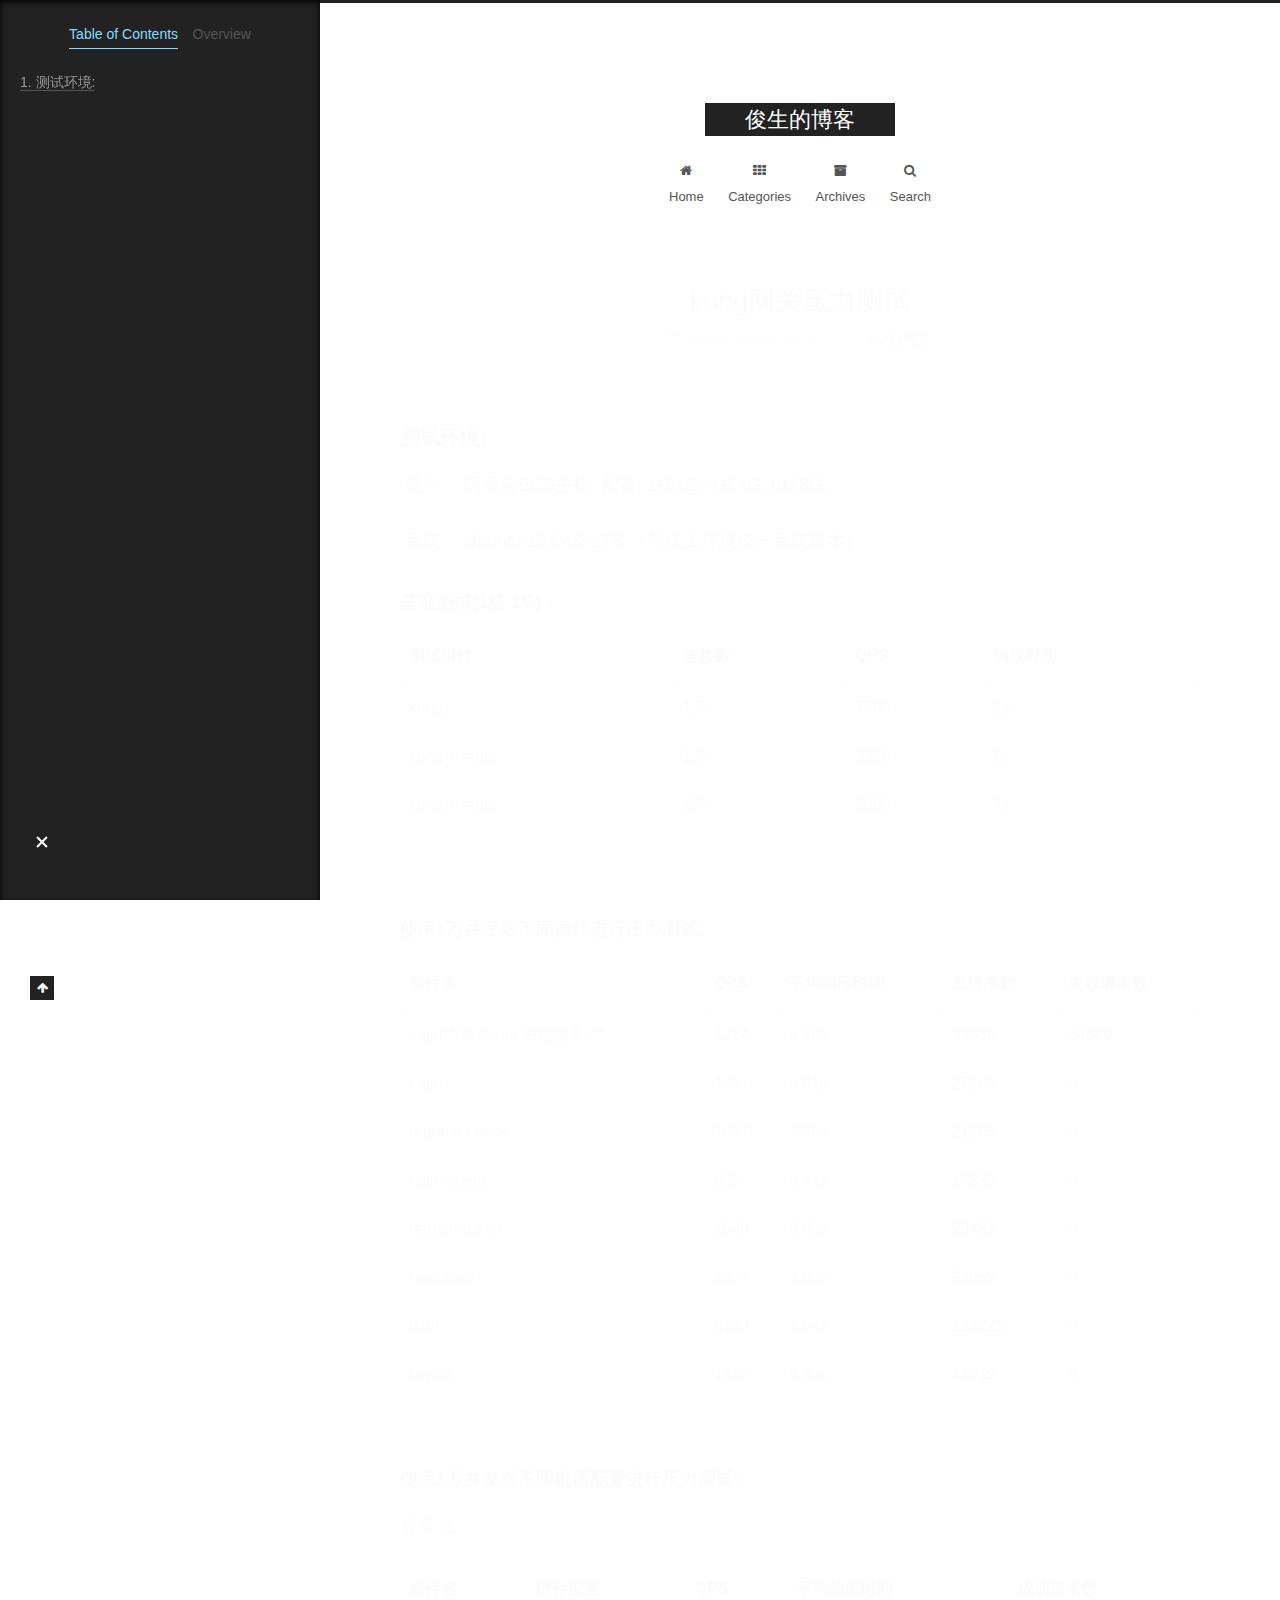
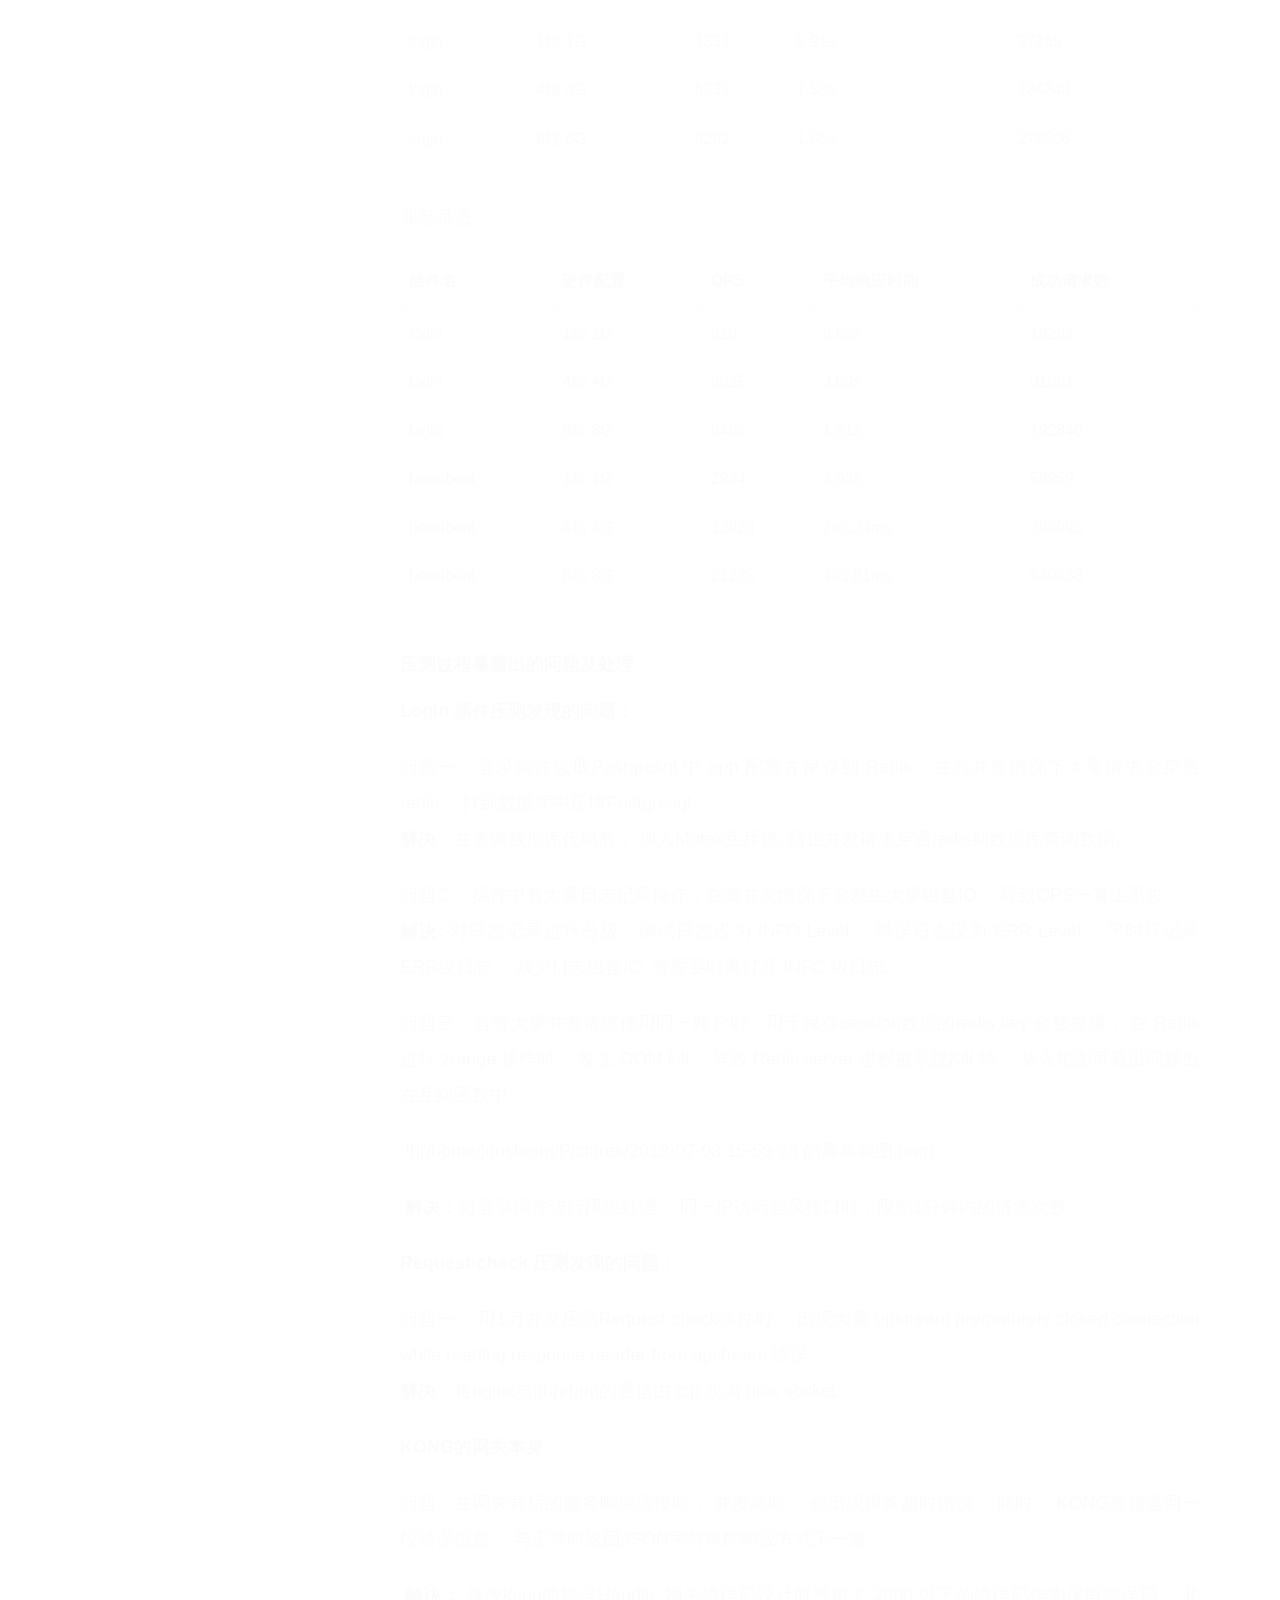
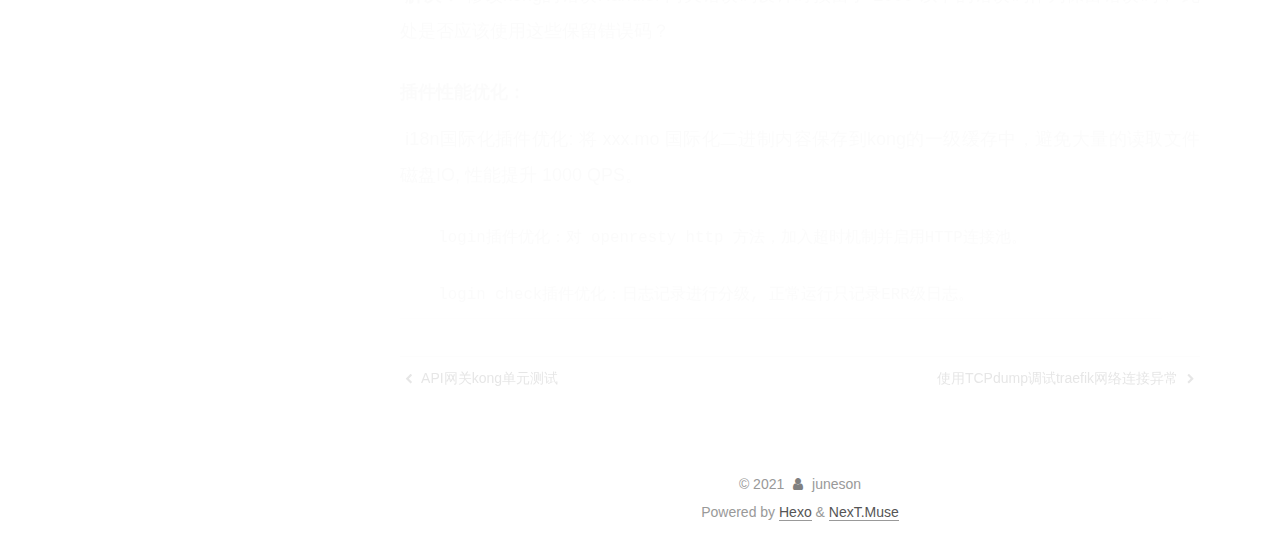
<file: 2021/02/27/网关性能测试及问题处理/index.html>
<!DOCTYPE html>
<html lang="en">
<head>
  <meta charset="UTF-8">
<meta name="viewport" content="width=device-width, initial-scale=1, maximum-scale=2">
<meta name="theme-color" content="#222">
<meta name="generator" content="Hexo 5.4.0">
  <link rel="apple-touch-icon" sizes="180x180" href="/images/apple-touch-icon-next.png">
  <link rel="icon" type="image/png" sizes="32x32" href="/images/favicon-32x32-next.png">
  <link rel="icon" type="image/png" sizes="16x16" href="/images/favicon-16x16-next.png">
  <link rel="mask-icon" href="/images/logo.svg" color="#222">

<link rel="stylesheet" href="/css/main.css">


<link rel="stylesheet" href="/lib/font-awesome/css/font-awesome.min.css">

<script id="hexo-configurations">
    var NexT = window.NexT || {};
    var CONFIG = {"hostname":"june-son.github.io","root":"/","scheme":"Muse","version":"7.8.0","exturl":false,"sidebar":{"position":"left","display":"post","padding":18,"offset":12,"onmobile":false},"copycode":{"enable":false,"show_result":false,"style":null},"back2top":{"enable":true,"sidebar":false,"scrollpercent":false},"bookmark":{"enable":false,"color":"#222","save":"auto"},"fancybox":false,"mediumzoom":false,"lazyload":false,"pangu":false,"comments":{"style":"tabs","active":null,"storage":true,"lazyload":false,"nav":null},"algolia":{"hits":{"per_page":10},"labels":{"input_placeholder":"Search for Posts","hits_empty":"We didn't find any results for the search: ${query}","hits_stats":"${hits} results found in ${time} ms"}},"localsearch":{"enable":true,"trigger":"auto","top_n_per_article":1,"unescape":false,"preload":false},"motion":{"enable":true,"async":false,"transition":{"post_block":"fadeIn","post_header":"slideDownIn","post_body":"slideDownIn","coll_header":"slideLeftIn","sidebar":"slideUpIn"}},"path":"search.xml"};
  </script>

  <meta name="description" content="测试环境:​        硬件： 阿里云ECS主机.   配置:  1核1G,  4核4G, 8核8G,        ​                系统： Ubuntu 18.04.2 LTS （与线上环境统一系统版本） 基准测试(1核 1G)：   测试组件 连接数 QPS 响应时间    kong 1万 7500 2s   kong + redis 1万 3326 5s   kong">
<meta property="og:type" content="article">
<meta property="og:title" content="kong网关压力测试">
<meta property="og:url" content="https://june-son.github.io/2021/02/27/%E7%BD%91%E5%85%B3%E6%80%A7%E8%83%BD%E6%B5%8B%E8%AF%95%E5%8F%8A%E9%97%AE%E9%A2%98%E5%A4%84%E7%90%86/index.html">
<meta property="og:site_name" content="俊生的博客">
<meta property="og:description" content="测试环境:​        硬件： 阿里云ECS主机.   配置:  1核1G,  4核4G, 8核8G,        ​                系统： Ubuntu 18.04.2 LTS （与线上环境统一系统版本） 基准测试(1核 1G)：   测试组件 连接数 QPS 响应时间    kong 1万 7500 2s   kong + redis 1万 3326 5s   kong">
<meta property="og:locale" content="en_US">
<meta property="article:published_time" content="2021-02-27T07:30:20.936Z">
<meta property="article:modified_time" content="2021-02-27T07:30:20.936Z">
<meta property="article:author" content="juneson">
<meta name="twitter:card" content="summary">

<link rel="canonical" href="https://june-son.github.io/2021/02/27/%E7%BD%91%E5%85%B3%E6%80%A7%E8%83%BD%E6%B5%8B%E8%AF%95%E5%8F%8A%E9%97%AE%E9%A2%98%E5%A4%84%E7%90%86/">


<script id="page-configurations">
  // https://hexo.io/docs/variables.html
  CONFIG.page = {
    sidebar: "",
    isHome : false,
    isPost : true,
    lang   : 'en'
  };
</script>

  <title>kong网关压力测试 | 俊生的博客</title>
  






  <noscript>
  <style>
  .use-motion .brand,
  .use-motion .menu-item,
  .sidebar-inner,
  .use-motion .post-block,
  .use-motion .pagination,
  .use-motion .comments,
  .use-motion .post-header,
  .use-motion .post-body,
  .use-motion .collection-header { opacity: initial; }

  .use-motion .site-title,
  .use-motion .site-subtitle {
    opacity: initial;
    top: initial;
  }

  .use-motion .logo-line-before i { left: initial; }
  .use-motion .logo-line-after i { right: initial; }
  </style>
</noscript>

</head>

<body itemscope itemtype="http://schema.org/WebPage">
  <div class="container use-motion">
    <div class="headband"></div>

    <header class="header" itemscope itemtype="http://schema.org/WPHeader">
      <div class="header-inner"><div class="site-brand-container">
  <div class="site-nav-toggle">
    <div class="toggle" aria-label="Toggle navigation bar">
      <span class="toggle-line toggle-line-first"></span>
      <span class="toggle-line toggle-line-middle"></span>
      <span class="toggle-line toggle-line-last"></span>
    </div>
  </div>

  <div class="site-meta">

    <a href="/" class="brand" rel="start">
      <span class="logo-line-before"><i></i></span>
      <h1 class="site-title">俊生的博客</h1>
      <span class="logo-line-after"><i></i></span>
    </a>
  </div>

  <div class="site-nav-right">
    <div class="toggle popup-trigger">
        <i class="fa fa-search fa-fw fa-lg"></i>
    </div>
  </div>
</div>




<nav class="site-nav">
  <ul id="menu" class="menu">
        <li class="menu-item menu-item-home">

    <a href="/" rel="section"><i class="fa fa-fw fa-home"></i>Home</a>

  </li>
        <li class="menu-item menu-item-categories">

    <a href="/categories/" rel="section"><i class="fa fa-fw fa-th"></i>Categories</a>

  </li>
        <li class="menu-item menu-item-archives">

    <a href="/archives/" rel="section"><i class="fa fa-fw fa-archive"></i>Archives</a>

  </li>
      <li class="menu-item menu-item-search">
        <a role="button" class="popup-trigger"><i class="fa fa-search fa-fw"></i>Search
        </a>
      </li>
  </ul>
</nav>



  <div class="search-pop-overlay">
    <div class="popup search-popup">
        <div class="search-header">
  <span class="search-icon">
    <i class="fa fa-search"></i>
  </span>
  <div class="search-input-container">
    <input autocomplete="off" autocapitalize="off"
           placeholder="Searching..." spellcheck="false"
           type="search" class="search-input">
  </div>
  <span class="popup-btn-close">
    <i class="fa fa-times-circle"></i>
  </span>
</div>
<div id="search-result">
  <div id="no-result">
    <i class="fa fa-spinner fa-pulse fa-5x fa-fw"></i>
  </div>
</div>

    </div>
  </div>

</div>
    </header>

    
  <div class="back-to-top">
    <i class="fa fa-arrow-up"></i>
    <span>0%</span>
  </div>


    <main class="main">
      <div class="main-inner">
        <div class="content-wrap">
          

          <div class="content post posts-expand">
            

    
  
  
  <article itemscope itemtype="http://schema.org/Article" class="post-block" lang="en">
    <link itemprop="mainEntityOfPage" href="https://june-son.github.io/2021/02/27/%E7%BD%91%E5%85%B3%E6%80%A7%E8%83%BD%E6%B5%8B%E8%AF%95%E5%8F%8A%E9%97%AE%E9%A2%98%E5%A4%84%E7%90%86/">

    <span hidden itemprop="author" itemscope itemtype="http://schema.org/Person">
      <meta itemprop="image" content="/images/avatar.gif">
      <meta itemprop="name" content="juneson">
      <meta itemprop="description" content="">
    </span>

    <span hidden itemprop="publisher" itemscope itemtype="http://schema.org/Organization">
      <meta itemprop="name" content="俊生的博客">
    </span>
      <header class="post-header">
        <h1 class="post-title" itemprop="name headline">
          kong网关压力测试
        </h1>

        <div class="post-meta">
            <span class="post-meta-item">
              <span class="post-meta-item-icon">
                <i class="fa fa-calendar-o"></i>
              </span>
              <span class="post-meta-item-text">Posted on</span>

              <time title="Created: 2021-02-27 15:30:20" itemprop="dateCreated datePublished" datetime="2021-02-27T15:30:20+08:00">2021-02-27</time>
            </span>
            <span class="post-meta-item">
              <span class="post-meta-item-icon">
                <i class="fa fa-folder-o"></i>
              </span>
              <span class="post-meta-item-text">In</span>
                <span itemprop="about" itemscope itemtype="http://schema.org/Thing">
                  <a href="/categories/API%E7%BD%91%E5%85%B3/" itemprop="url" rel="index"><span itemprop="name">API网关</span></a>
                </span>
            </span>

          

        </div>
      </header>

    
    
    
    <div class="post-body" itemprop="articleBody">

      
        <h4 id="测试环境"><a href="#测试环境" class="headerlink" title="测试环境:"></a>测试环境:</h4><p>​        硬件： 阿里云ECS主机.   配置:  1核1G,  4核4G, 8核8G,       </p>
<p>​                系统： Ubuntu 18.04.2 LTS （与线上环境统一系统版本）</p>
<h5 id="基准测试-1核-1G-："><a href="#基准测试-1核-1G-：" class="headerlink" title="基准测试(1核 1G)："></a>基准测试(1核 1G)：</h5><table>
<thead>
<tr>
<th>测试组件</th>
<th>连接数</th>
<th>QPS</th>
<th>响应时间</th>
</tr>
</thead>
<tbody><tr>
<td>kong</td>
<td>1万</td>
<td>7500</td>
<td>2s</td>
</tr>
<tr>
<td>kong + redis</td>
<td>1万</td>
<td>3326</td>
<td>5s</td>
</tr>
<tr>
<td>kong + redis</td>
<td>2万</td>
<td>2000</td>
<td>7s</td>
</tr>
</tbody></table>
<p>​        <span id="more"></span></p>
<h5 id="使用1万并发对不同插件进行压力测试"><a href="#使用1万并发对不同插件进行压力测试" class="headerlink" title="使用1万并发对不同插件进行压力测试:"></a>使用1万并发对不同插件进行压力测试:</h5><table>
<thead>
<tr>
<th>插件名</th>
<th>QPS</th>
<th>平均响应时间</th>
<th>总请求数</th>
<th>失败请求数</th>
</tr>
</thead>
<tbody><tr>
<td>login**(请求 urs 后端服务)**</td>
<td>1324</td>
<td>6.48s</td>
<td>39836</td>
<td>34869</td>
</tr>
<tr>
<td>login</td>
<td>1351</td>
<td>5.91s</td>
<td>27165</td>
<td>0</td>
</tr>
<tr>
<td>request-check</td>
<td>1057</td>
<td>7.38s</td>
<td>21265</td>
<td>0</td>
</tr>
<tr>
<td>login-check</td>
<td>863</td>
<td>8.44s</td>
<td>17339</td>
<td>0</td>
</tr>
<tr>
<td>refresh-token</td>
<td>1549</td>
<td>5.63s</td>
<td>29433</td>
<td>0</td>
</tr>
<tr>
<td>heartbeat</td>
<td>2934</td>
<td>3.03s</td>
<td>58959</td>
<td>0</td>
</tr>
<tr>
<td>i18n</td>
<td>6133</td>
<td>1.54s</td>
<td>123221</td>
<td>0</td>
</tr>
<tr>
<td>logout</td>
<td>1348</td>
<td>6.30s</td>
<td>41019</td>
<td>0</td>
</tr>
<tr>
<td></td>
<td></td>
<td></td>
<td></td>
<td></td>
</tr>
</tbody></table>
<h5 id="使用1万并发对不同机器配置进行压力测试"><a href="#使用1万并发对不同机器配置进行压力测试" class="headerlink" title="使用1万并发对不同机器配置进行压力测试:"></a>使用1万并发对不同机器配置进行压力测试:</h5><p><font color="red">登录态：</font></p>
<table>
<thead>
<tr>
<th>插件名</th>
<th>硬件配置</th>
<th>QPS</th>
<th>平均响应时间</th>
<th>成功请求数</th>
</tr>
</thead>
<tbody><tr>
<td>login</td>
<td>1核 1G</td>
<td>1351</td>
<td>5.91s</td>
<td>27165</td>
</tr>
<tr>
<td>login</td>
<td>4核 4G</td>
<td>6231</td>
<td>1.58s</td>
<td>184343</td>
</tr>
<tr>
<td>login</td>
<td>8核 8G</td>
<td>9292</td>
<td>1.05s</td>
<td>279506</td>
</tr>
<tr>
<td></td>
<td></td>
<td></td>
<td></td>
<td></td>
</tr>
</tbody></table>
<p><font color="red">非登录态:</font></p>
<table>
<thead>
<tr>
<th>插件名</th>
<th>硬件配置</th>
<th>QPS</th>
<th>平均响应时间</th>
<th>成功请求数</th>
</tr>
</thead>
<tbody><tr>
<td>login</td>
<td>1核 1G</td>
<td>910</td>
<td>8.65s</td>
<td>18293</td>
</tr>
<tr>
<td>login</td>
<td>4核 4G</td>
<td>3025</td>
<td>3.09s</td>
<td>91061</td>
</tr>
<tr>
<td>login</td>
<td>8核 8G</td>
<td>6406</td>
<td>1.51s</td>
<td>192840</td>
</tr>
<tr>
<td>heartbeat</td>
<td>1核 1G</td>
<td>2934</td>
<td>3.03s</td>
<td>58959</td>
</tr>
<tr>
<td>heartbeat</td>
<td>4核 4G</td>
<td>12826</td>
<td>765.24ms</td>
<td>386095</td>
</tr>
<tr>
<td>heartbeat</td>
<td>8核 8G</td>
<td>21285</td>
<td>465.81ms</td>
<td>640638</td>
</tr>
</tbody></table>
<h5 id="压测过程暴露出的问题及处理："><a href="#压测过程暴露出的问题及处理：" class="headerlink" title="压测过程暴露出的问题及处理："></a>压测过程暴露出的问题及处理：</h5><p> <strong>Login 插件压测发现的问题：</strong></p>
<p>问题一、登录插件读取Postgresql 中 app 配置并保存到 Redis，在高并发情况下大量请求会穿透redis， 打到数据库中压垮Postgresql。<br>               <strong>解决：</strong>在查询数据库代码前， 加入Mutex互斥锁,  防止并发请求穿透redis到数据库查询数据。</p>
<p>问题二、插件中有大量日志记录操作，在高并发情况下会发生大量磁盘IO， 导致QPS一直上不去.<br>               <strong>解决:</strong>  对日志记录进行分级，调试日志设为 INFO Level， 错误日志设为 ERR Level， 平时只记录ERR级日志， 减少日志磁盘IO.   有需要时再打开 INFO 级日志。 </p>
<p>问题三、当有大量并发请求使用同一账户时，用于保存session数据的redis key 会被撑爆， 在 Redis  进行 zrange 操作时， 发生 OOM kill， 导致 Redis server 进程被系统Kill 掉， 从火焰图可看出问题出在互踢函数中.</p>
<p>​               ![](/home/junsheng/Pictures/2019-07-03 15-59-26 的屏幕截图.png)</p>
<p>​                <strong>解决：</strong>对登录插件进行限流处理， 同一IP访问登录接口时，限制1分钟内的请求次数.</p>
<p><strong>Request-check 压测发现的问题：</strong></p>
<p>问题一： 用1万并发压测Request-check插件时，  出现大量 upstream prematurely closed connection while reading response header from upstream 错误。<br>               <strong>解决：</strong>将nginx与php-fpm的通信由 tcp 改为 unix socket. </p>
<p><strong>KONG的网关本身:</strong></p>
<p>问题：在网关背后的服务响应缓慢时， 并发高时， 会出现很多超时错误， 此时， KONG直接返回一段错误信息， 与正常时返回JSON字符串的响应方式不一致。</p>
<p>​           <strong>解决：</strong> 修改kong的错误Handle.   网关错误码设计时预留了 2000 以下的错误码作为保留错误码， 此处是否应该使用这些保留错误码？</p>
<h5 id="插件性能优化："><a href="#插件性能优化：" class="headerlink" title="插件性能优化："></a>插件性能优化：</h5><p>​    i18n国际化插件优化:     将 xxx.mo 国际化二进制内容保存到kong的一级缓存中，避免大量的读取文件磁盘IO,     性能提升 1000 QPS。</p>
<pre><code>   login插件优化：对 openresty http 方法，加入超时机制并启用HTTP连接池。
   
   login check插件优化：日志记录进行分级, 正常运行只记录ERR级日志。
</code></pre>

    </div>

    
    
    

      <footer class="post-footer">

        


        
    <div class="post-nav">
      <div class="post-nav-item">
    <a href="/2021/02/27/busted/" rel="prev" title="API网关kong单元测试">
      <i class="fa fa-chevron-left"></i> API网关kong单元测试
    </a></div>
      <div class="post-nav-item">
    <a href="/2021/02/27/%E5%85%B3%E4%BA%8Etraefik%E7%BA%BF%E4%B8%8A%E9%97%AE%E9%A2%98%E8%A7%A3%E5%86%B3%E8%BF%87%E7%A8%8B/" rel="next" title="使用TCPdump调试traefik网络连接异常">
      使用TCPdump调试traefik网络连接异常 <i class="fa fa-chevron-right"></i>
    </a></div>
    </div>
      </footer>
    
  </article>
  
  
  



          </div>
          

<script>
  window.addEventListener('tabs:register', () => {
    let { activeClass } = CONFIG.comments;
    if (CONFIG.comments.storage) {
      activeClass = localStorage.getItem('comments_active') || activeClass;
    }
    if (activeClass) {
      let activeTab = document.querySelector(`a[href="#comment-${activeClass}"]`);
      if (activeTab) {
        activeTab.click();
      }
    }
  });
  if (CONFIG.comments.storage) {
    window.addEventListener('tabs:click', event => {
      if (!event.target.matches('.tabs-comment .tab-content .tab-pane')) return;
      let commentClass = event.target.classList[1];
      localStorage.setItem('comments_active', commentClass);
    });
  }
</script>

        </div>
          
  
  <div class="toggle sidebar-toggle">
    <span class="toggle-line toggle-line-first"></span>
    <span class="toggle-line toggle-line-middle"></span>
    <span class="toggle-line toggle-line-last"></span>
  </div>

  <aside class="sidebar">
    <div class="sidebar-inner">

      <ul class="sidebar-nav motion-element">
        <li class="sidebar-nav-toc">
          Table of Contents
        </li>
        <li class="sidebar-nav-overview">
          Overview
        </li>
      </ul>

      <!--noindex-->
      <div class="post-toc-wrap sidebar-panel">
          <div class="post-toc motion-element"><ol class="nav"><li class="nav-item nav-level-4"><a class="nav-link" href="#%E6%B5%8B%E8%AF%95%E7%8E%AF%E5%A2%83"><span class="nav-number">1.</span> <span class="nav-text">测试环境:</span></a><ol class="nav-child"><li class="nav-item nav-level-5"><a class="nav-link" href="#%E5%9F%BA%E5%87%86%E6%B5%8B%E8%AF%95-1%E6%A0%B8-1G-%EF%BC%9A"><span class="nav-number">1.1.</span> <span class="nav-text">基准测试(1核 1G)：</span></a></li><li class="nav-item nav-level-5"><a class="nav-link" href="#%E4%BD%BF%E7%94%A81%E4%B8%87%E5%B9%B6%E5%8F%91%E5%AF%B9%E4%B8%8D%E5%90%8C%E6%8F%92%E4%BB%B6%E8%BF%9B%E8%A1%8C%E5%8E%8B%E5%8A%9B%E6%B5%8B%E8%AF%95"><span class="nav-number">1.2.</span> <span class="nav-text">使用1万并发对不同插件进行压力测试:</span></a></li><li class="nav-item nav-level-5"><a class="nav-link" href="#%E4%BD%BF%E7%94%A81%E4%B8%87%E5%B9%B6%E5%8F%91%E5%AF%B9%E4%B8%8D%E5%90%8C%E6%9C%BA%E5%99%A8%E9%85%8D%E7%BD%AE%E8%BF%9B%E8%A1%8C%E5%8E%8B%E5%8A%9B%E6%B5%8B%E8%AF%95"><span class="nav-number">1.3.</span> <span class="nav-text">使用1万并发对不同机器配置进行压力测试:</span></a></li><li class="nav-item nav-level-5"><a class="nav-link" href="#%E5%8E%8B%E6%B5%8B%E8%BF%87%E7%A8%8B%E6%9A%B4%E9%9C%B2%E5%87%BA%E7%9A%84%E9%97%AE%E9%A2%98%E5%8F%8A%E5%A4%84%E7%90%86%EF%BC%9A"><span class="nav-number">1.4.</span> <span class="nav-text">压测过程暴露出的问题及处理：</span></a></li><li class="nav-item nav-level-5"><a class="nav-link" href="#%E6%8F%92%E4%BB%B6%E6%80%A7%E8%83%BD%E4%BC%98%E5%8C%96%EF%BC%9A"><span class="nav-number">1.5.</span> <span class="nav-text">插件性能优化：</span></a></li></ol></li></ol></div>
      </div>
      <!--/noindex-->

      <div class="site-overview-wrap sidebar-panel">
        <div class="site-author motion-element" itemprop="author" itemscope itemtype="http://schema.org/Person">
  <p class="site-author-name" itemprop="name">juneson</p>
  <div class="site-description" itemprop="description"></div>
</div>
<div class="site-state-wrap motion-element">
  <nav class="site-state">
      <div class="site-state-item site-state-posts">
          <a href="/archives/">
        
          <span class="site-state-item-count">7</span>
          <span class="site-state-item-name">posts</span>
        </a>
      </div>
      <div class="site-state-item site-state-categories">
        <span class="site-state-item-count">3</span>
        <span class="site-state-item-name">categories</span>
      </div>
  </nav>
</div>



      </div>

    </div>
  </aside>
  <div id="sidebar-dimmer"></div>


      </div>
    </main>

    <footer class="footer">
      <div class="footer-inner">
        

        

<div class="copyright">
  
  &copy; 
  <span itemprop="copyrightYear">2021</span>
  <span class="with-love">
    <i class="fa fa-user"></i>
  </span>
  <span class="author" itemprop="copyrightHolder">juneson</span>
</div>
  <div class="powered-by">Powered by <a href="https://hexo.io/" class="theme-link" rel="noopener" target="_blank">Hexo</a> & <a href="https://muse.theme-next.org/" class="theme-link" rel="noopener" target="_blank">NexT.Muse</a>
  </div>

        








      </div>
    </footer>
  </div>

  
  <script src="/lib/anime.min.js"></script>
  <script src="/lib/velocity/velocity.min.js"></script>
  <script src="/lib/velocity/velocity.ui.min.js"></script>

<script src="/js/utils.js"></script>

<script src="/js/motion.js"></script>


<script src="/js/schemes/muse.js"></script>


<script src="/js/next-boot.js"></script>




  




  
<script src="/js/local-search.js"></script>













  

  

</body>
</html>
</file>
<file: css/main.css>
:root {
  --body-bg-color: #fff;
  --content-bg-color: #fff;
  --card-bg-color: #f5f5f5;
  --text-color: #555;
  --link-color: #555;
  --link-hover-color: #222;
  --brand-color: #fff;
  --brand-hover-color: #fff;
  --table-row-odd-bg-color: #f9f9f9;
  --table-row-hover-bg-color: #f5f5f5;
  --menu-item-bg-color: #f5f5f5;
  --btn-default-bg: #222;
  --btn-default-color: #fff;
  --btn-default-border-color: #222;
  --btn-default-hover-bg: #fff;
  --btn-default-hover-color: #222;
  --btn-default-hover-border-color: #222;
}
html {
  line-height: 1.15; /* 1 */
  -webkit-text-size-adjust: 100%; /* 2 */
}
body {
  margin: 0;
}
main {
  display: block;
}
h1 {
  font-size: 2em;
  margin: 0.67em 0;
}
hr {
  box-sizing: content-box; /* 1 */
  height: 0; /* 1 */
  overflow: visible; /* 2 */
}
pre {
  font-family: monospace, monospace; /* 1 */
  font-size: 1em; /* 2 */
}
a {
  background: transparent;
}
abbr[title] {
  border-bottom: none; /* 1 */
  text-decoration: underline; /* 2 */
  text-decoration: underline dotted; /* 2 */
}
b,
strong {
  font-weight: bolder;
}
code,
kbd,
samp {
  font-family: monospace, monospace; /* 1 */
  font-size: 1em; /* 2 */
}
small {
  font-size: 80%;
}
sub,
sup {
  font-size: 75%;
  line-height: 0;
  position: relative;
  vertical-align: baseline;
}
sub {
  bottom: -0.25em;
}
sup {
  top: -0.5em;
}
img {
  border-style: none;
}
button,
input,
optgroup,
select,
textarea {
  font-family: inherit; /* 1 */
  font-size: 100%; /* 1 */
  line-height: 1.15; /* 1 */
  margin: 0; /* 2 */
}
button,
input {
/* 1 */
  overflow: visible;
}
button,
select {
/* 1 */
  text-transform: none;
}
button,
[type='button'],
[type='reset'],
[type='submit'] {
  -webkit-appearance: button;
}
button::-moz-focus-inner,
[type='button']::-moz-focus-inner,
[type='reset']::-moz-focus-inner,
[type='submit']::-moz-focus-inner {
  border-style: none;
  padding: 0;
}
button:-moz-focusring,
[type='button']:-moz-focusring,
[type='reset']:-moz-focusring,
[type='submit']:-moz-focusring {
  outline: 1px dotted ButtonText;
}
fieldset {
  padding: 0.35em 0.75em 0.625em;
}
legend {
  box-sizing: border-box; /* 1 */
  color: inherit; /* 2 */
  display: table; /* 1 */
  max-width: 100%; /* 1 */
  padding: 0; /* 3 */
  white-space: normal; /* 1 */
}
progress {
  vertical-align: baseline;
}
textarea {
  overflow: auto;
}
[type='checkbox'],
[type='radio'] {
  box-sizing: border-box; /* 1 */
  padding: 0; /* 2 */
}
[type='number']::-webkit-inner-spin-button,
[type='number']::-webkit-outer-spin-button {
  height: auto;
}
[type='search'] {
  outline-offset: -2px; /* 2 */
  -webkit-appearance: textfield; /* 1 */
}
[type='search']::-webkit-search-decoration {
  -webkit-appearance: none;
}
::-webkit-file-upload-button {
  font: inherit; /* 2 */
  -webkit-appearance: button; /* 1 */
}
details {
  display: block;
}
summary {
  display: list-item;
}
template {
  display: none;
}
[hidden] {
  display: none;
}
::selection {
  background: #262a30;
  color: #eee;
}
html,
body {
  height: 100%;
}
body {
  background: var(--body-bg-color);
  color: var(--text-color);
  font-family: 'Lato', "PingFang SC", "Microsoft YaHei", sans-serif;
  font-size: 1em;
  line-height: 2;
}
@media (max-width: 991px) {
  body {
    padding-left: 0 !important;
    padding-right: 0 !important;
  }
}
h1,
h2,
h3,
h4,
h5,
h6 {
  font-family: 'Lato', "PingFang SC", "Microsoft YaHei", sans-serif;
  font-weight: bold;
  line-height: 1.5;
  margin: 20px 0 15px;
}
h1 {
  font-size: 1.5em;
}
h2 {
  font-size: 1.375em;
}
h3 {
  font-size: 1.25em;
}
h4 {
  font-size: 1.125em;
}
h5 {
  font-size: 1em;
}
h6 {
  font-size: 0.875em;
}
p {
  margin: 0 0 20px 0;
}
a,
span.exturl {
  border-bottom: 1px solid #999;
  color: var(--link-color);
  outline: 0;
  text-decoration: none;
  overflow-wrap: break-word;
  word-wrap: break-word;
  cursor: pointer;
}
a:hover,
span.exturl:hover {
  border-bottom-color: var(--link-hover-color);
  color: var(--link-hover-color);
}
iframe,
img,
video {
  display: block;
  margin-left: auto;
  margin-right: auto;
  max-width: 100%;
}
hr {
  background-image: repeating-linear-gradient(-45deg, #ddd, #ddd 4px, transparent 4px, transparent 8px);
  border: 0;
  height: 3px;
  margin: 40px 0;
}
blockquote {
  border-left: 4px solid #ddd;
  color: #666;
  margin: 0;
  padding: 0 15px;
}
blockquote cite::before {
  content: '-';
  padding: 0 5px;
}
dt {
  font-weight: bold;
}
dd {
  margin: 0;
  padding: 0;
}
kbd {
  background-color: #f5f5f5;
  background-image: linear-gradient(#eee, #fff, #eee);
  border: 1px solid #ccc;
  border-radius: 0.2em;
  box-shadow: 0.1em 0.1em 0.2em rgba(0,0,0,0.1);
  color: #555;
  font-family: inherit;
  padding: 0.1em 0.3em;
  white-space: nowrap;
}
.table-container {
  overflow: auto;
}
table {
  border-collapse: collapse;
  border-spacing: 0;
  font-size: 0.875em;
  margin: 0 0 20px 0;
  width: 100%;
}
tbody tr:nth-of-type(odd) {
  background: var(--table-row-odd-bg-color);
}
tbody tr:hover {
  background: var(--table-row-hover-bg-color);
}
caption,
th,
td {
  font-weight: normal;
  padding: 8px;
  text-align: left;
  vertical-align: middle;
}
th,
td {
  border: 1px solid #ddd;
  border-bottom: 3px solid #ddd;
}
th {
  font-weight: 700;
  padding-bottom: 10px;
}
td {
  border-bottom-width: 1px;
}
.btn {
  background: var(--btn-default-bg);
  border: 2px solid var(--btn-default-border-color);
  border-radius: 0;
  color: var(--btn-default-color);
  display: inline-block;
  font-size: 0.875em;
  line-height: 2;
  padding: 0 20px;
  text-decoration: none;
  transition-property: background-color;
  transition-delay: 0s;
  transition-duration: 0.2s;
  transition-timing-function: ease-in-out;
}
.btn:hover {
  background: var(--btn-default-hover-bg);
  border-color: var(--btn-default-hover-border-color);
  color: var(--btn-default-hover-color);
}
.btn + .btn {
  margin: 0 0 8px 8px;
}
.btn .fa-fw {
  text-align: left;
  width: 1.285714285714286em;
}
.toggle {
  line-height: 0;
}
.toggle .toggle-line {
  background: #fff;
  display: inline-block;
  height: 2px;
  left: 0;
  position: relative;
  top: 0;
  transition: all 0.4s;
  vertical-align: top;
  width: 100%;
}
.toggle .toggle-line:not(:first-child) {
  margin-top: 3px;
}
.toggle.toggle-arrow .toggle-line-first {
  left: 50%;
  top: 2px;
  transform: rotate(45deg);
  width: 50%;
}
.toggle.toggle-arrow .toggle-line-middle {
  left: 2px;
  width: 90%;
}
.toggle.toggle-arrow .toggle-line-last {
  left: 50%;
  top: -2px;
  transform: rotate(-45deg);
  width: 50%;
}
.toggle.toggle-close .toggle-line-first {
  transform: rotate(-45deg);
  top: 5px;
}
.toggle.toggle-close .toggle-line-middle {
  opacity: 0;
}
.toggle.toggle-close .toggle-line-last {
  transform: rotate(45deg);
  top: -5px;
}
.highlight,
pre {
  background: #f7f7f7;
  color: #4d4d4c;
  line-height: 1.6;
  margin: 0 auto 20px;
}
pre,
code {
  font-family: consolas, Menlo, monospace, "PingFang SC", "Microsoft YaHei";
}
code {
  background: #eee;
  border-radius: 3px;
  color: #555;
  padding: 2px 4px;
  overflow-wrap: break-word;
  word-wrap: break-word;
}
.highlight *::selection {
  background: #d6d6d6;
}
.highlight pre {
  border: 0;
  margin: 0;
  padding: 10px 0;
}
.highlight table {
  border: 0;
  margin: 0;
  width: auto;
}
.highlight td {
  border: 0;
  padding: 0;
}
.highlight figcaption {
  background: #eff2f3;
  color: #4d4d4c;
  display: flex;
  font-size: 0.875em;
  justify-content: space-between;
  line-height: 1.2;
  padding: 0.5em;
}
.highlight figcaption a {
  color: #4d4d4c;
}
.highlight figcaption a:hover {
  border-bottom-color: #4d4d4c;
}
.highlight .gutter {
  -moz-user-select: none;
  -ms-user-select: none;
  -webkit-user-select: none;
  user-select: none;
}
.highlight .gutter pre {
  background: #eff2f3;
  color: #869194;
  padding-left: 10px;
  padding-right: 10px;
  text-align: right;
}
.highlight .code pre {
  background: #f7f7f7;
  padding-left: 10px;
  width: 100%;
}
.gist table {
  width: auto;
}
.gist table td {
  border: 0;
}
pre {
  overflow: auto;
  padding: 10px;
}
pre code {
  background: none;
  color: #4d4d4c;
  font-size: 0.875em;
  padding: 0;
  text-shadow: none;
}
pre .deletion {
  background: #fdd;
}
pre .addition {
  background: #dfd;
}
pre .meta {
  color: #eab700;
  -moz-user-select: none;
  -ms-user-select: none;
  -webkit-user-select: none;
  user-select: none;
}
pre .comment {
  color: #8e908c;
}
pre .variable,
pre .attribute,
pre .tag,
pre .name,
pre .regexp,
pre .ruby .constant,
pre .xml .tag .title,
pre .xml .pi,
pre .xml .doctype,
pre .html .doctype,
pre .css .id,
pre .css .class,
pre .css .pseudo {
  color: #c82829;
}
pre .number,
pre .preprocessor,
pre .built_in,
pre .builtin-name,
pre .literal,
pre .params,
pre .constant,
pre .command {
  color: #f5871f;
}
pre .ruby .class .title,
pre .css .rules .attribute,
pre .string,
pre .symbol,
pre .value,
pre .inheritance,
pre .header,
pre .ruby .symbol,
pre .xml .cdata,
pre .special,
pre .formula {
  color: #718c00;
}
pre .title,
pre .css .hexcolor {
  color: #3e999f;
}
pre .function,
pre .python .decorator,
pre .python .title,
pre .ruby .function .title,
pre .ruby .title .keyword,
pre .perl .sub,
pre .javascript .title,
pre .coffeescript .title {
  color: #4271ae;
}
pre .keyword,
pre .javascript .function {
  color: #8959a8;
}
.blockquote-center {
  border-left: none;
  margin: 40px 0;
  padding: 0;
  position: relative;
  text-align: center;
}
.blockquote-center::before,
.blockquote-center::after {
  background-repeat: no-repeat;
  background-size: 22px 22px;
  content: ' ';
  display: block;
  height: 24px;
  opacity: 0.2;
  position: absolute;
  width: 100%;
}
.blockquote-center::before {
  background-image: url("../images/quote-l.svg");
  background-position: 0 -6px;
  border-top: 1px solid #ccc;
  top: -20px;
}
.blockquote-center::after {
  background-image: url("../images/quote-r.svg");
  background-position: 100% 8px;
  border-bottom: 1px solid #ccc;
  bottom: -20px;
}
.blockquote-center p,
.blockquote-center div {
  text-align: center;
}
.post-body .group-picture img {
  margin: 0 auto;
  padding: 0 3px;
}
.group-picture-row {
  margin-bottom: 6px;
  overflow: hidden;
}
.group-picture-column {
  float: left;
  margin-bottom: 10px;
}
.post-body .label {
  color: #555;
  display: inline;
  padding: 0 2px;
}
.post-body .label.default {
  background: #f0f0f0;
}
.post-body .label.primary {
  background: #efe6f7;
}
.post-body .label.info {
  background: #e5f2f8;
}
.post-body .label.success {
  background: #e7f4e9;
}
.post-body .label.warning {
  background: #fcf6e1;
}
.post-body .label.danger {
  background: #fae8eb;
}
.post-body .tabs {
  margin-bottom: 20px;
}
.post-body .tabs,
.tabs-comment {
  display: block;
  padding-top: 10px;
  position: relative;
}
.post-body .tabs ul.nav-tabs,
.tabs-comment ul.nav-tabs {
  display: flex;
  flex-wrap: wrap;
  margin: 0;
  margin-bottom: -1px;
  padding: 0;
}
@media (max-width: 413px) {
  .post-body .tabs ul.nav-tabs,
  .tabs-comment ul.nav-tabs {
    display: block;
    margin-bottom: 5px;
  }
}
.post-body .tabs ul.nav-tabs li.tab,
.tabs-comment ul.nav-tabs li.tab {
  border-bottom: 1px solid #ddd;
  border-left: 1px solid transparent;
  border-right: 1px solid transparent;
  border-top: 3px solid transparent;
  flex-grow: 1;
  list-style-type: none;
  border-radius: 0 0 0 0;
}
@media (max-width: 413px) {
  .post-body .tabs ul.nav-tabs li.tab,
  .tabs-comment ul.nav-tabs li.tab {
    border-bottom: 1px solid transparent;
    border-left: 3px solid transparent;
    border-right: 1px solid transparent;
    border-top: 1px solid transparent;
  }
}
@media (max-width: 413px) {
  .post-body .tabs ul.nav-tabs li.tab,
  .tabs-comment ul.nav-tabs li.tab {
    border-radius: 0;
  }
}
.post-body .tabs ul.nav-tabs li.tab a,
.tabs-comment ul.nav-tabs li.tab a {
  border-bottom: initial;
  display: block;
  line-height: 1.8;
  outline: 0;
  padding: 0.25em 0.75em;
  text-align: center;
  transition-delay: 0s;
  transition-duration: 0.2s;
  transition-timing-function: ease-out;
}
.post-body .tabs ul.nav-tabs li.tab a i,
.tabs-comment ul.nav-tabs li.tab a i {
  width: 1.285714285714286em;
}
.post-body .tabs ul.nav-tabs li.tab.active,
.tabs-comment ul.nav-tabs li.tab.active {
  border-bottom: 1px solid transparent;
  border-left: 1px solid #ddd;
  border-right: 1px solid #ddd;
  border-top: 3px solid #fc6423;
}
@media (max-width: 413px) {
  .post-body .tabs ul.nav-tabs li.tab.active,
  .tabs-comment ul.nav-tabs li.tab.active {
    border-bottom: 1px solid #ddd;
    border-left: 3px solid #fc6423;
    border-right: 1px solid #ddd;
    border-top: 1px solid #ddd;
  }
}
.post-body .tabs ul.nav-tabs li.tab.active a,
.tabs-comment ul.nav-tabs li.tab.active a {
  color: var(--link-color);
  cursor: default;
}
.post-body .tabs .tab-content .tab-pane,
.tabs-comment .tab-content .tab-pane {
  border: 1px solid #ddd;
  border-top: 0;
  padding: 20px 20px 0 20px;
  border-radius: 0;
}
.post-body .tabs .tab-content .tab-pane:not(.active),
.tabs-comment .tab-content .tab-pane:not(.active) {
  display: none;
}
.post-body .tabs .tab-content .tab-pane.active,
.tabs-comment .tab-content .tab-pane.active {
  display: block;
}
.post-body .tabs .tab-content .tab-pane.active:nth-of-type(1),
.tabs-comment .tab-content .tab-pane.active:nth-of-type(1) {
  border-radius: 0 0 0 0;
}
@media (max-width: 413px) {
  .post-body .tabs .tab-content .tab-pane.active:nth-of-type(1),
  .tabs-comment .tab-content .tab-pane.active:nth-of-type(1) {
    border-radius: 0;
  }
}
.post-body .note {
  border-radius: 3px;
  margin-bottom: 20px;
  padding: 1em;
  position: relative;
  border: 1px solid #eee;
  border-left-width: 5px;
}
.post-body .note h2,
.post-body .note h3,
.post-body .note h4,
.post-body .note h5,
.post-body .note h6 {
  margin-top: 0;
  border-bottom: initial;
  margin-bottom: 0;
  padding-top: 0;
}
.post-body .note p:first-child,
.post-body .note ul:first-child,
.post-body .note ol:first-child,
.post-body .note table:first-child,
.post-body .note pre:first-child,
.post-body .note blockquote:first-child,
.post-body .note img:first-child {
  margin-top: 0;
}
.post-body .note p:last-child,
.post-body .note ul:last-child,
.post-body .note ol:last-child,
.post-body .note table:last-child,
.post-body .note pre:last-child,
.post-body .note blockquote:last-child,
.post-body .note img:last-child {
  margin-bottom: 0;
}
.post-body .note.default {
  border-left-color: #777;
}
.post-body .note.default h2,
.post-body .note.default h3,
.post-body .note.default h4,
.post-body .note.default h5,
.post-body .note.default h6 {
  color: #777;
}
.post-body .note.primary {
  border-left-color: #6f42c1;
}
.post-body .note.primary h2,
.post-body .note.primary h3,
.post-body .note.primary h4,
.post-body .note.primary h5,
.post-body .note.primary h6 {
  color: #6f42c1;
}
.post-body .note.info {
  border-left-color: #428bca;
}
.post-body .note.info h2,
.post-body .note.info h3,
.post-body .note.info h4,
.post-body .note.info h5,
.post-body .note.info h6 {
  color: #428bca;
}
.post-body .note.success {
  border-left-color: #5cb85c;
}
.post-body .note.success h2,
.post-body .note.success h3,
.post-body .note.success h4,
.post-body .note.success h5,
.post-body .note.success h6 {
  color: #5cb85c;
}
.post-body .note.warning {
  border-left-color: #f0ad4e;
}
.post-body .note.warning h2,
.post-body .note.warning h3,
.post-body .note.warning h4,
.post-body .note.warning h5,
.post-body .note.warning h6 {
  color: #f0ad4e;
}
.post-body .note.danger {
  border-left-color: #d9534f;
}
.post-body .note.danger h2,
.post-body .note.danger h3,
.post-body .note.danger h4,
.post-body .note.danger h5,
.post-body .note.danger h6 {
  color: #d9534f;
}
.pagination .prev,
.pagination .next,
.pagination .page-number,
.pagination .space {
  display: inline-block;
  margin: 0 10px;
  padding: 0 11px;
  position: relative;
  top: -1px;
}
@media (max-width: 767px) {
  .pagination .prev,
  .pagination .next,
  .pagination .page-number,
  .pagination .space {
    margin: 0 5px;
  }
}
.pagination {
  border-top: 1px solid #eee;
  margin: 120px 0 0;
  text-align: center;
}
.pagination .prev,
.pagination .next,
.pagination .page-number {
  border-bottom: 0;
  border-top: 1px solid #eee;
  transition-property: border-color;
  transition-delay: 0s;
  transition-duration: 0.2s;
  transition-timing-function: ease-in-out;
}
.pagination .prev:hover,
.pagination .next:hover,
.pagination .page-number:hover {
  border-top-color: #222;
}
.pagination .space {
  margin: 0;
  padding: 0;
}
.pagination .prev {
  margin-left: 0;
}
.pagination .next {
  margin-right: 0;
}
.pagination .page-number.current {
  background: #ccc;
  border-top-color: #ccc;
  color: #fff;
}
@media (max-width: 767px) {
  .pagination {
    border-top: none;
  }
  .pagination .prev,
  .pagination .next,
  .pagination .page-number {
    border-bottom: 1px solid #eee;
    border-top: 0;
    margin-bottom: 10px;
    padding: 0 10px;
  }
  .pagination .prev:hover,
  .pagination .next:hover,
  .pagination .page-number:hover {
    border-bottom-color: #222;
  }
}
.comments {
  margin-top: 60px;
  overflow: hidden;
}
.comment-button-group {
  display: flex;
  flex-wrap: wrap-reverse;
  justify-content: center;
  margin: 1em 0;
}
.comment-button-group .comment-button {
  margin: 0.1em 0.2em;
}
.comment-button-group .comment-button.active {
  background: var(--btn-default-hover-bg);
  border-color: var(--btn-default-hover-border-color);
  color: var(--btn-default-hover-color);
}
.comment-position {
  display: none;
}
.comment-position.active {
  display: block;
}
.tabs-comment {
  background: var(--content-bg-color);
  margin-top: 4em;
  padding-top: 0;
}
.tabs-comment .comments {
  border: 0;
  box-shadow: none;
  margin-top: 0;
  padding-top: 0;
}
.container {
  min-height: 100%;
  position: relative;
}
.main-inner {
  margin: 0 auto;
  width: 700px;
}
@media (min-width: 1200px) {
  .main-inner {
    width: 800px;
  }
}
@media (min-width: 1600px) {
  .main-inner {
    width: 900px;
  }
}
@media (max-width: 767px) {
  .content-wrap {
    padding: 0 20px;
  }
}
.header {
  background: transparent;
}
.header-inner {
  margin: 0 auto;
  width: 700px;
}
@media (min-width: 1200px) {
  .header-inner {
    width: 800px;
  }
}
@media (min-width: 1600px) {
  .header-inner {
    width: 900px;
  }
}
.site-brand-container {
  display: flex;
  flex-shrink: 0;
  padding: 0 10px;
}
.headband {
  background: #222;
  height: 3px;
}
.site-meta {
  flex-grow: 1;
  text-align: center;
}
@media (max-width: 767px) {
  .site-meta {
    text-align: center;
  }
}
.brand {
  border-bottom: none;
  color: var(--brand-color);
  display: inline-block;
  line-height: 1.375em;
  padding: 0 40px;
  position: relative;
}
.brand:hover {
  color: var(--brand-hover-color);
}
.site-title {
  font-family: 'Lato', "PingFang SC", "Microsoft YaHei", sans-serif;
  font-size: 1.375em;
  font-weight: normal;
  margin: 0;
}
.site-subtitle {
  color: #999;
  font-size: 0.8125em;
  margin: 10px 0;
}
.use-motion .brand {
  opacity: 0;
}
.use-motion .site-title,
.use-motion .site-subtitle,
.use-motion .custom-logo-image {
  opacity: 0;
  position: relative;
  top: -10px;
}
.site-nav-toggle,
.site-nav-right {
  display: none;
}
@media (max-width: 767px) {
  .site-nav-toggle,
  .site-nav-right {
    display: flex;
    flex-direction: column;
    justify-content: center;
  }
}
.site-nav-toggle .toggle,
.site-nav-right .toggle {
  color: var(--text-color);
  padding: 10px;
  width: 22px;
}
.site-nav-toggle .toggle .toggle-line,
.site-nav-right .toggle .toggle-line {
  background: var(--text-color);
  border-radius: 1px;
}
.site-nav {
  display: block;
}
@media (max-width: 767px) {
  .site-nav {
    clear: both;
    display: none;
  }
}
.site-nav.site-nav-on {
  display: block;
}
.menu {
  margin-top: 20px;
  padding-left: 0;
  text-align: center;
}
.menu-item {
  display: inline-block;
  list-style: none;
  margin: 0 10px;
}
@media (max-width: 767px) {
  .menu-item {
    display: block;
    margin-top: 10px;
  }
  .menu-item.menu-item-search {
    display: none;
  }
}
.menu-item a,
.menu-item span.exturl {
  border-bottom: 0;
  display: block;
  font-size: 0.8125em;
  transition-property: border-color;
  transition-delay: 0s;
  transition-duration: 0.2s;
  transition-timing-function: ease-in-out;
}
@media (hover: none) {
  .menu-item a:hover,
  .menu-item span.exturl:hover {
    border-bottom-color: transparent !important;
  }
}
.menu-item .fa {
  margin-right: 8px;
}
.menu-item .badge {
  display: inline-block;
  font-weight: bold;
  line-height: 1;
  margin-left: 0.35em;
  margin-top: 0.35em;
  text-align: center;
  white-space: nowrap;
}
@media (max-width: 767px) {
  .menu-item .badge {
    float: right;
    margin-left: 0;
  }
}
.menu-item-active a,
.menu .menu-item a:hover,
.menu .menu-item span.exturl:hover {
  background: var(--menu-item-bg-color);
}
.use-motion .menu-item {
  opacity: 0;
}
.sidebar {
  background: #222;
  bottom: 0;
  box-shadow: inset 0 2px 6px #000;
  position: fixed;
  top: 0;
}
@media (max-width: 991px) {
  .sidebar {
    display: none;
  }
}
.sidebar-inner {
  color: #999;
  padding: 18px 10px;
  text-align: center;
}
.cc-license {
  margin-top: 10px;
  text-align: center;
}
.cc-license .cc-opacity {
  border-bottom: none;
  opacity: 0.7;
}
.cc-license .cc-opacity:hover {
  opacity: 0.9;
}
.cc-license img {
  display: inline-block;
}
.site-author-image {
  border: 2px solid #333;
  display: block;
  margin: 0 auto;
  max-width: 96px;
  padding: 2px;
}
.site-author-name {
  color: #f5f5f5;
  font-weight: normal;
  margin: 5px 0 0;
  text-align: center;
}
.site-description {
  color: #999;
  font-size: 1em;
  margin-top: 5px;
  text-align: center;
}
.links-of-author {
  margin-top: 15px;
}
.links-of-author a,
.links-of-author span.exturl {
  border-bottom-color: #555;
  display: inline-block;
  font-size: 0.8125em;
  margin-bottom: 10px;
  margin-right: 10px;
  vertical-align: middle;
}
.links-of-author a::before,
.links-of-author span.exturl::before {
  background: #885e9c;
  border-radius: 50%;
  content: ' ';
  display: inline-block;
  height: 4px;
  margin-right: 3px;
  vertical-align: middle;
  width: 4px;
}
.sidebar-button {
  margin-top: 15px;
}
.sidebar-button a {
  border: 1px solid #fc6423;
  border-radius: 4px;
  color: #fc6423;
  display: inline-block;
  padding: 0 15px;
}
.sidebar-button a .fa {
  margin-right: 5px;
}
.sidebar-button a:hover {
  background: #fc6423;
  border: 1px solid #fc6423;
  color: #fff;
}
.sidebar-button a:hover .fa {
  color: #fff;
}
.links-of-blogroll {
  font-size: 0.8125em;
  margin-top: 10px;
}
.links-of-blogroll-title {
  font-size: 0.875em;
  font-weight: 600;
  margin-top: 0;
}
.links-of-blogroll-list {
  list-style: none;
  margin: 0;
  padding: 0;
}
#sidebar-dimmer {
  display: none;
}
@media (max-width: 767px) {
  #sidebar-dimmer {
    background: #000;
    display: block;
    height: 100%;
    left: 100%;
    opacity: 0;
    position: fixed;
    top: 0;
    width: 100%;
    z-index: 1100;
  }
  .sidebar-active + #sidebar-dimmer {
    opacity: 0.7;
    transform: translateX(-100%);
    transition: opacity 0.5s;
  }
}
.sidebar-nav {
  margin: 0;
  padding-bottom: 20px;
  padding-left: 0;
}
.sidebar-nav li {
  border-bottom: 1px solid transparent;
  color: #555;
  cursor: pointer;
  display: inline-block;
  font-size: 0.875em;
}
.sidebar-nav li.sidebar-nav-overview {
  margin-left: 10px;
}
.sidebar-nav li:hover {
  color: #f5f5f5;
}
.sidebar-nav .sidebar-nav-active {
  border-bottom-color: #87daff;
  color: #87daff;
}
.sidebar-nav .sidebar-nav-active:hover {
  color: #87daff;
}
.sidebar-panel {
  display: none;
  overflow-x: hidden;
  overflow-y: auto;
}
.sidebar-panel-active {
  display: block;
}
.sidebar-toggle {
  background: #222;
  bottom: 45px;
  cursor: pointer;
  height: 14px;
  left: 30px;
  padding: 5px;
  position: fixed;
  width: 14px;
  z-index: 1300;
}
@media (max-width: 991px) {
  .sidebar-toggle {
    left: 20px;
    opacity: 0.8;
    display: none;
  }
}
.sidebar-toggle:hover .toggle-line {
  background: #87daff;
}
.post-toc {
  font-size: 0.875em;
}
.post-toc ol {
  list-style: none;
  margin: 0;
  padding: 0 2px 5px 10px;
  text-align: left;
}
.post-toc ol > ol {
  padding-left: 0;
}
.post-toc ol a {
  transition-property: all;
  transition-delay: 0s;
  transition-duration: 0.2s;
  transition-timing-function: ease-in-out;
}
.post-toc .nav-item {
  line-height: 1.8;
  overflow: hidden;
  text-overflow: ellipsis;
  white-space: nowrap;
}
.post-toc .nav .nav-child {
  display: none;
}
.post-toc .nav .active > .nav-child {
  display: block;
}
.post-toc .nav .active-current > .nav-child {
  display: block;
}
.post-toc .nav .active-current > .nav-child > .nav-item {
  display: block;
}
.post-toc .nav .active > a {
  border-bottom-color: #87daff;
  color: #87daff;
}
.post-toc .nav .active-current > a {
  color: #87daff;
}
.post-toc .nav .active-current > a:hover {
  color: #87daff;
}
.site-state {
  display: flex;
  justify-content: center;
  line-height: 1.4;
  margin-top: 10px;
  overflow: hidden;
  text-align: center;
  white-space: nowrap;
}
.site-state-item {
  padding: 0 15px;
}
.site-state-item:not(:first-child) {
  border-left: 1px solid #333;
}
.site-state-item a {
  border-bottom: none;
}
.site-state-item-count {
  display: block;
  font-size: 1.25em;
  font-weight: 600;
  text-align: center;
}
.site-state-item-name {
  color: inherit;
  font-size: 0.875em;
}
.footer {
  color: #999;
  font-size: 0.875em;
  padding: 20px 0;
}
.footer.footer-fixed {
  bottom: 0;
  left: 0;
  position: absolute;
  right: 0;
}
.footer-inner {
  box-sizing: border-box;
  margin: 0 auto;
  text-align: center;
  width: 700px;
}
@media (min-width: 1200px) {
  .footer-inner {
    width: 800px;
  }
}
@media (min-width: 1600px) {
  .footer-inner {
    width: 900px;
  }
}
.languages {
  display: inline-block;
  font-size: 1.125em;
  position: relative;
}
.languages .lang-select-label span {
  margin: 0 0.5em;
}
.languages .lang-select {
  height: 100%;
  left: 0;
  opacity: 0;
  position: absolute;
  top: 0;
  width: 100%;
}
.with-love {
  color: #808080;
  display: inline-block;
  margin: 0 5px;
}
.powered-by,
.theme-info {
  display: inline-block;
}
@-moz-keyframes iconAnimate {
  0%, 100% {
    transform: scale(1);
  }
  10%, 30% {
    transform: scale(0.9);
  }
  20%, 40%, 60%, 80% {
    transform: scale(1.1);
  }
  50%, 70% {
    transform: scale(1.1);
  }
}
@-webkit-keyframes iconAnimate {
  0%, 100% {
    transform: scale(1);
  }
  10%, 30% {
    transform: scale(0.9);
  }
  20%, 40%, 60%, 80% {
    transform: scale(1.1);
  }
  50%, 70% {
    transform: scale(1.1);
  }
}
@-o-keyframes iconAnimate {
  0%, 100% {
    transform: scale(1);
  }
  10%, 30% {
    transform: scale(0.9);
  }
  20%, 40%, 60%, 80% {
    transform: scale(1.1);
  }
  50%, 70% {
    transform: scale(1.1);
  }
}
@keyframes iconAnimate {
  0%, 100% {
    transform: scale(1);
  }
  10%, 30% {
    transform: scale(0.9);
  }
  20%, 40%, 60%, 80% {
    transform: scale(1.1);
  }
  50%, 70% {
    transform: scale(1.1);
  }
}
.back-to-top {
  font-size: 12px;
  text-align: center;
  transition-delay: 0s;
  transition-duration: 0.2s;
  transition-timing-function: ease-in-out;
}
.back-to-top {
  background: #222;
  bottom: -100px;
  box-sizing: border-box;
  color: #fff;
  cursor: pointer;
  left: 30px;
  opacity: 1;
  padding: 0 6px;
  position: fixed;
  transition-property: bottom;
  z-index: 1300;
  width: 24px;
}
.back-to-top span {
  display: none;
}
.back-to-top:hover {
  color: #87daff;
}
.back-to-top.back-to-top-on {
  bottom: 19px;
}
@media (max-width: 991px) {
  .back-to-top {
    left: 20px;
    opacity: 0.8;
  }
}
.post-body {
  font-family: 'Lato', "PingFang SC", "Microsoft YaHei", sans-serif;
  overflow-wrap: break-word;
  word-wrap: break-word;
}
@media (min-width: 1200px) {
  .post-body {
    font-size: 1.125em;
  }
}
.post-body .exturl .fa {
  font-size: 0.875em;
  margin-left: 4px;
}
.post-body .image-caption,
.post-body .figure .caption {
  color: #999;
  font-size: 0.875em;
  font-weight: bold;
  line-height: 1;
  margin: -20px auto 15px;
  text-align: center;
}
.post-sticky-flag {
  display: inline-block;
  transform: rotate(30deg);
}
.post-button {
  margin-top: 40px;
  text-align: center;
}
.use-motion .post-block,
.use-motion .pagination,
.use-motion .comments {
  opacity: 0;
}
.use-motion .post-header {
  opacity: 0;
}
.use-motion .post-body {
  opacity: 0;
}
.use-motion .collection-header {
  opacity: 0;
}
.posts-collapse {
  margin-left: 35px;
  position: relative;
}
@media (max-width: 767px) {
  .posts-collapse {
    margin-left: 0px;
    margin-right: 0px;
  }
}
.posts-collapse .collection-title {
  font-size: 1.125em;
  position: relative;
}
.posts-collapse .collection-title::before {
  background: #999;
  border: 1px solid #fff;
  border-radius: 50%;
  content: ' ';
  height: 10px;
  left: 0;
  margin-left: -6px;
  margin-top: -4px;
  position: absolute;
  top: 50%;
  width: 10px;
}
.posts-collapse .collection-year {
  font-size: 1.5em;
  font-weight: bold;
  margin: 60px 0;
  position: relative;
}
.posts-collapse .collection-year::before {
  background: #bbb;
  border-radius: 50%;
  content: ' ';
  height: 8px;
  left: 0;
  margin-left: -4px;
  margin-top: -4px;
  position: absolute;
  top: 50%;
  width: 8px;
}
.posts-collapse .collection-header {
  display: block;
  margin: 0 0 0 20px;
}
.posts-collapse .collection-header small {
  color: #bbb;
  margin-left: 5px;
}
.posts-collapse .post-header {
  border-bottom: 1px dashed #ccc;
  margin: 30px 0;
  padding-left: 15px;
  position: relative;
  transition-property: border;
  transition-delay: 0s;
  transition-duration: 0.2s;
  transition-timing-function: ease-in-out;
}
.posts-collapse .post-header::before {
  background: #bbb;
  border: 1px solid #fff;
  border-radius: 50%;
  content: ' ';
  height: 6px;
  left: 0;
  margin-left: -4px;
  position: absolute;
  top: 0.75em;
  transition-property: background;
  width: 6px;
  transition-delay: 0s;
  transition-duration: 0.2s;
  transition-timing-function: ease-in-out;
}
.posts-collapse .post-header:hover {
  border-bottom-color: #666;
}
.posts-collapse .post-header:hover::before {
  background: #222;
}
.posts-collapse .post-meta {
  display: inline;
  font-size: 0.75em;
  margin-right: 10px;
}
.posts-collapse .post-title {
  display: inline;
}
.posts-collapse .post-title a,
.posts-collapse .post-title span.exturl {
  border-bottom: none;
  color: var(--link-color);
}
.posts-collapse::before {
  background: #f5f5f5;
  content: ' ';
  height: 100%;
  left: 0;
  margin-left: -2px;
  position: absolute;
  top: 1.25em;
  width: 4px;
}
.posts-collapse .fa-external-link {
  font-size: 0.875em;
  margin-left: 5px;
}
.post-eof {
  background: #ccc;
  height: 1px;
  margin: 80px auto 60px;
  text-align: center;
  width: 8%;
}
.post-block:last-of-type .post-eof {
  display: none;
}
.content {
  padding-top: 40px;
}
@media (min-width: 992px) {
  .post-body {
    text-align: justify;
  }
}
@media (max-width: 991px) {
  .post-body {
    text-align: justify;
  }
}
.post-body h1,
.post-body h2,
.post-body h3,
.post-body h4,
.post-body h5,
.post-body h6 {
  padding-top: 10px;
}
.post-body h1 .header-anchor,
.post-body h2 .header-anchor,
.post-body h3 .header-anchor,
.post-body h4 .header-anchor,
.post-body h5 .header-anchor,
.post-body h6 .header-anchor {
  border-bottom-style: none;
  color: #ccc;
  float: right;
  margin-left: 10px;
  visibility: hidden;
}
.post-body h1 .header-anchor:hover,
.post-body h2 .header-anchor:hover,
.post-body h3 .header-anchor:hover,
.post-body h4 .header-anchor:hover,
.post-body h5 .header-anchor:hover,
.post-body h6 .header-anchor:hover {
  color: inherit;
}
.post-body h1:hover .header-anchor,
.post-body h2:hover .header-anchor,
.post-body h3:hover .header-anchor,
.post-body h4:hover .header-anchor,
.post-body h5:hover .header-anchor,
.post-body h6:hover .header-anchor {
  visibility: visible;
}
.post-body iframe,
.post-body img,
.post-body video {
  margin-bottom: 20px;
}
.post-body .video-container {
  height: 0;
  margin-bottom: 20px;
  overflow: hidden;
  padding-top: 75%;
  position: relative;
  width: 100%;
}
.post-body .video-container iframe,
.post-body .video-container object,
.post-body .video-container embed {
  height: 100%;
  left: 0;
  margin: 0;
  position: absolute;
  top: 0;
  width: 100%;
}
.post-gallery {
  align-items: center;
  display: grid;
  grid-gap: 10px;
  grid-template-columns: 1fr 1fr 1fr;
  margin-bottom: 20px;
}
@media (max-width: 767px) {
  .post-gallery {
    grid-template-columns: 1fr 1fr;
  }
}
.post-gallery a {
  border: 0;
}
.post-gallery img {
  margin: 0;
}
.posts-expand .post-header {
  font-size: 1.125em;
}
.posts-expand .post-title {
  font-size: 1.5em;
  font-weight: normal;
  margin: initial;
  text-align: center;
  overflow-wrap: break-word;
  word-wrap: break-word;
}
.posts-expand .post-title-link {
  border-bottom: none;
  color: var(--link-color);
  display: inline-block;
  position: relative;
  vertical-align: top;
}
.posts-expand .post-title-link::before {
  background: var(--link-color);
  bottom: 0;
  content: '';
  height: 2px;
  left: 0;
  position: absolute;
  transform: scaleX(0);
  visibility: hidden;
  width: 100%;
  transition-delay: 0s;
  transition-duration: 0.2s;
  transition-timing-function: ease-in-out;
}
.posts-expand .post-title-link:hover::before {
  transform: scaleX(1);
  visibility: visible;
}
.posts-expand .post-title-link .fa {
  font-size: 0.875em;
  margin-left: 5px;
}
.posts-expand .post-meta {
  color: #999;
  font-family: 'Lato', "PingFang SC", "Microsoft YaHei", sans-serif;
  font-size: 0.75em;
  margin: 3px 0 60px 0;
  text-align: center;
}
.posts-expand .post-meta .post-description {
  font-size: 0.875em;
  margin-top: 2px;
}
.posts-expand .post-meta time {
  border-bottom: 1px dashed #999;
  cursor: pointer;
}
.post-meta .post-meta-item + .post-meta-item::before {
  content: '|';
  margin: 0 0.5em;
}
.post-meta-divider {
  margin: 0 0.5em;
}
.post-meta-item-icon {
  margin-right: 3px;
}
@media (max-width: 991px) {
  .post-meta-item-icon {
    display: inline-block;
  }
}
@media (max-width: 991px) {
  .post-meta-item-text {
    display: none;
  }
}
.post-nav {
  border-top: 1px solid #eee;
  display: flex;
  justify-content: space-between;
  margin-top: 15px;
  padding-top: 10px;
}
.post-nav-item {
  flex: 1;
}
.post-nav-item a {
  border-bottom: none;
  display: block;
  font-size: 0.875em;
  line-height: 1.6;
  position: relative;
}
.post-nav-item a:active {
  top: 2px;
}
.post-nav-item .fa {
  font-size: 0.75em;
}
.post-nav-item:first-child {
  margin-right: 15px;
}
.post-nav-item:first-child a {
  padding-left: 5px;
}
.post-nav-item:first-child .fa {
  margin-right: 5px;
}
.post-nav-item:last-child {
  margin-left: 15px;
  text-align: right;
}
.post-nav-item:last-child a {
  padding-right: 5px;
}
.post-nav-item:last-child .fa {
  margin-left: 5px;
}
.rtl.post-body p,
.rtl.post-body a,
.rtl.post-body h1,
.rtl.post-body h2,
.rtl.post-body h3,
.rtl.post-body h4,
.rtl.post-body h5,
.rtl.post-body h6,
.rtl.post-body li,
.rtl.post-body ul,
.rtl.post-body ol {
  direction: rtl;
  font-family: UKIJ Ekran;
}
.rtl.post-title {
  font-family: UKIJ Ekran;
}
.post-tags {
  margin-top: 40px;
  text-align: center;
}
.post-tags a {
  display: inline-block;
  font-size: 0.8125em;
}
.post-tags a:not(:last-child) {
  margin-right: 10px;
}
.post-widgets {
  border-top: 1px solid #eee;
  margin-top: 15px;
  text-align: center;
}
.wp_rating {
  height: 20px;
  line-height: 20px;
  margin-top: 10px;
  padding-top: 6px;
  text-align: center;
}
.social-like {
  display: flex;
  font-size: 0.875em;
  justify-content: center;
  text-align: center;
}
.reward-container {
  margin: 20px auto;
  padding: 10px 0;
  text-align: center;
  width: 90%;
}
.reward-container button {
  background: #ff2a2a;
  border: 0;
  border-radius: 5px;
  color: #fff;
  cursor: pointer;
  line-height: 2;
  outline: 0;
  padding: 0 15px;
  vertical-align: text-top;
}
.reward-container button:hover {
  background: #f55;
}
#qr {
  padding-top: 20px;
}
#qr a {
  border: 0;
}
#qr img {
  display: inline-block;
  margin: 0.8em 2em 0 2em;
  max-width: 100%;
  width: 180px;
}
#qr p {
  text-align: center;
}
.category-all-page .category-all-title {
  text-align: center;
}
.category-all-page .category-all {
  margin-top: 20px;
}
.category-all-page .category-list {
  list-style: none;
  margin: 0;
  padding: 0;
}
.category-all-page .category-list-item {
  margin: 5px 10px;
}
.category-all-page .category-list-count {
  color: #bbb;
}
.category-all-page .category-list-count::before {
  content: ' (';
  display: inline;
}
.category-all-page .category-list-count::after {
  content: ') ';
  display: inline;
}
.category-all-page .category-list-child {
  padding-left: 10px;
}
.event-list {
  padding: 0;
}
.event-list hr {
  background: #222;
  margin: 20px 0 45px 0;
}
.event-list hr::after {
  background: #222;
  color: #fff;
  content: 'NOW';
  display: inline-block;
  font-weight: bold;
  padding: 0 5px;
  text-align: right;
}
.event-list .event {
  background: #222;
  margin: 20px 0;
  min-height: 40px;
  padding: 15px 0 15px 10px;
}
.event-list .event .event-summary {
  color: #fff;
  margin: 0;
  padding-bottom: 3px;
}
.event-list .event .event-summary::before {
  animation: dot-flash 1s alternate infinite ease-in-out;
  color: #fff;
  content: '\f111';
  display: inline-block;
  font-family: 'FontAwesome';
  font-size: 10px;
  margin-right: 25px;
  vertical-align: middle;
}
.event-list .event .event-relative-time {
  color: #bbb;
  display: inline-block;
  font-size: 12px;
  font-weight: normal;
  padding-left: 12px;
}
.event-list .event .event-details {
  color: #fff;
  display: block;
  line-height: 18px;
  margin-left: 56px;
  padding-bottom: 6px;
  padding-top: 3px;
  text-indent: -24px;
}
.event-list .event .event-details::before {
  color: #fff;
  display: inline-block;
  font-family: 'FontAwesome';
  margin-right: 9px;
  text-align: center;
  text-indent: 0;
  width: 14px;
}
.event-list .event .event-details.event-location::before {
  content: '\f041';
}
.event-list .event .event-details.event-duration::before {
  content: '\f017';
}
.event-list .event-past {
  background: #f5f5f5;
}
.event-list .event-past .event-summary,
.event-list .event-past .event-details {
  color: #bbb;
  opacity: 0.9;
}
.event-list .event-past .event-summary::before,
.event-list .event-past .event-details::before {
  animation: none;
  color: #bbb;
}
@-moz-keyframes dot-flash {
  from {
    opacity: 1;
    transform: scale(1);
  }
  to {
    opacity: 0;
    transform: scale(0.8);
  }
}
@-webkit-keyframes dot-flash {
  from {
    opacity: 1;
    transform: scale(1);
  }
  to {
    opacity: 0;
    transform: scale(0.8);
  }
}
@-o-keyframes dot-flash {
  from {
    opacity: 1;
    transform: scale(1);
  }
  to {
    opacity: 0;
    transform: scale(0.8);
  }
}
@keyframes dot-flash {
  from {
    opacity: 1;
    transform: scale(1);
  }
  to {
    opacity: 0;
    transform: scale(0.8);
  }
}
ul.breadcrumb {
  font-size: 0.75em;
  list-style: none;
  margin: 1em 0;
  padding: 0 2em;
  text-align: center;
}
ul.breadcrumb li {
  display: inline;
}
ul.breadcrumb li + li::before {
  content: '/\00a0';
  font-weight: normal;
  padding: 0.5em;
}
ul.breadcrumb li + li:last-child {
  font-weight: bold;
}
.tag-cloud {
  text-align: center;
}
.tag-cloud a {
  display: inline-block;
  margin: 10px;
}
.tag-cloud a:hover {
  color: #222 !important;
}
.search-pop-overlay {
  background: rgba(0,0,0,0);
  height: 100%;
  left: 0;
  position: fixed;
  top: 0;
  transition: visibility 0s linear 0.2s, background 0.2s;
  visibility: hidden;
  width: 100%;
  z-index: 1400;
}
.search-pop-overlay.search-active {
  background: rgba(0,0,0,0.3);
  transition: background 0.2s;
  visibility: visible;
}
.search-popup {
  background: var(--card-bg-color);
  border-radius: 5px;
  height: 80%;
  left: calc(50% - 350px);
  position: fixed;
  top: 10%;
  transform: scale(0);
  transition: transform 0.2s;
  width: 700px;
  z-index: 1500;
}
.search-active .search-popup {
  transform: scale(1);
}
@media (max-width: 767px) {
  .search-popup {
    border-radius: 0;
    height: 100%;
    left: 0;
    margin: 0;
    top: 0;
    width: 100%;
  }
}
.search-popup .search-icon,
.search-popup .popup-btn-close {
  color: #999;
  font-size: 18px;
  padding: 0 10px;
}
.search-popup .popup-btn-close {
  cursor: pointer;
}
.search-popup .popup-btn-close:hover .fa {
  color: #222;
}
.search-popup .search-header {
  background: #eee;
  border-top-left-radius: 5px;
  border-top-right-radius: 5px;
  display: flex;
  padding: 5px;
}
.search-popup input.search-input {
  background: transparent;
  border: 0;
  outline: 0;
  width: 100%;
}
.search-popup input.search-input::-webkit-search-cancel-button {
  display: none;
}
.search-popup .search-input-container {
  flex-grow: 1;
  padding: 2px;
}
.search-popup ul.search-result-list {
  margin: 0 5px;
  padding: 0;
  width: 100%;
}
.search-popup p.search-result {
  border-bottom: 1px dashed #ccc;
  padding: 5px 0;
}
.search-popup a.search-result-title {
  font-weight: bold;
}
.search-popup .search-keyword {
  border-bottom: 1px dashed #ff2a2a;
  color: #ff2a2a;
  font-weight: bold;
}
.search-popup #search-result {
  display: flex;
  height: calc(100% - 55px);
  overflow: auto;
  padding: 5px 25px;
}
.search-popup #no-result {
  color: #ccc;
  margin: auto;
}
@media (max-width: 767px) {
  .header-inner,
  .main-inner,
  .footer-inner {
    width: auto;
  }
}
.header-inner {
  padding-top: 100px;
}
@media (max-width: 767px) {
  .header-inner {
    padding-top: 50px;
  }
}
.main-inner {
  padding-bottom: 60px;
}
.content {
  padding-top: 70px;
}
@media (max-width: 767px) {
  .content {
    padding-top: 35px;
  }
}
embed {
  display: block;
  margin: 0 auto 25px auto;
}
.custom-logo .site-meta-headline {
  text-align: center;
}
.custom-logo .site-title {
  color: #222;
  margin: 10px auto 0;
}
.custom-logo .site-title a {
  border: 0;
}
.custom-logo-image {
  background: #fff;
  margin: 0 auto;
  max-width: 150px;
  padding: 5px;
}
.brand {
  background: var(--btn-default-bg);
}
@media (max-width: 767px) {
  .site-nav {
    border-bottom: 1px solid #ddd;
    border-top: 1px solid #ddd;
    left: 0;
    margin: 0;
    padding: 0;
    width: 100%;
  }
}
@media (max-width: 767px) {
  .menu {
    text-align: left;
  }
}
.menu-item-active a,
.menu .menu-item a:hover,
.menu .menu-item span.exturl:hover {
  background: transparent;
  border-bottom: 1px solid var(--link-hover-color) !important;
}
@media (max-width: 767px) {
  .menu-item-active a,
  .menu .menu-item a:hover,
  .menu .menu-item span.exturl:hover {
    border-bottom: 1px dotted #ddd !important;
  }
}
@media (max-width: 767px) {
  .menu .menu-item {
    margin: 0 10px;
  }
}
.menu .menu-item a,
.menu .menu-item span.exturl {
  border-bottom: 1px solid transparent;
}
@media (max-width: 767px) {
  .menu .menu-item a,
  .menu .menu-item span.exturl {
    padding: 5px 10px;
  }
}
@media (min-width: 768px) and (max-width: 991px) {
  .menu .menu-item .fa {
    display: block;
    line-height: 2;
    margin-right: 0;
    width: 100%;
  }
}
@media (min-width: 992px) {
  .menu .menu-item .fa {
    display: block;
    line-height: 2;
    margin-right: 0;
    width: 100%;
  }
}
.menu .menu-item .badge {
  background: #eee;
  padding: 1px 4px;
}
.sub-menu {
  margin: 10px 0;
}
.sub-menu .menu-item {
  display: inline-block;
}
.sidebar {
  left: -320px;
}
.sidebar.sidebar-active {
  left: 0;
}
.sidebar {
  width: 320px;
  z-index: 1200;
  transition-delay: 0s;
  transition-duration: 0.2s;
  transition-timing-function: ease-out;
}
.sidebar a,
.sidebar span.exturl {
  border-bottom-color: #555;
  color: #999;
}
.sidebar a:hover,
.sidebar span.exturl:hover {
  border-bottom-color: #eee;
  color: #eee;
}
.links-of-blogroll-item {
  padding: 2px 10px;
}
.links-of-blogroll-item a,
.links-of-blogroll-item span.exturl {
  box-sizing: border-box;
  display: inline-block;
  max-width: 280px;
  overflow: hidden;
  text-overflow: ellipsis;
  white-space: nowrap;
}
</file>
